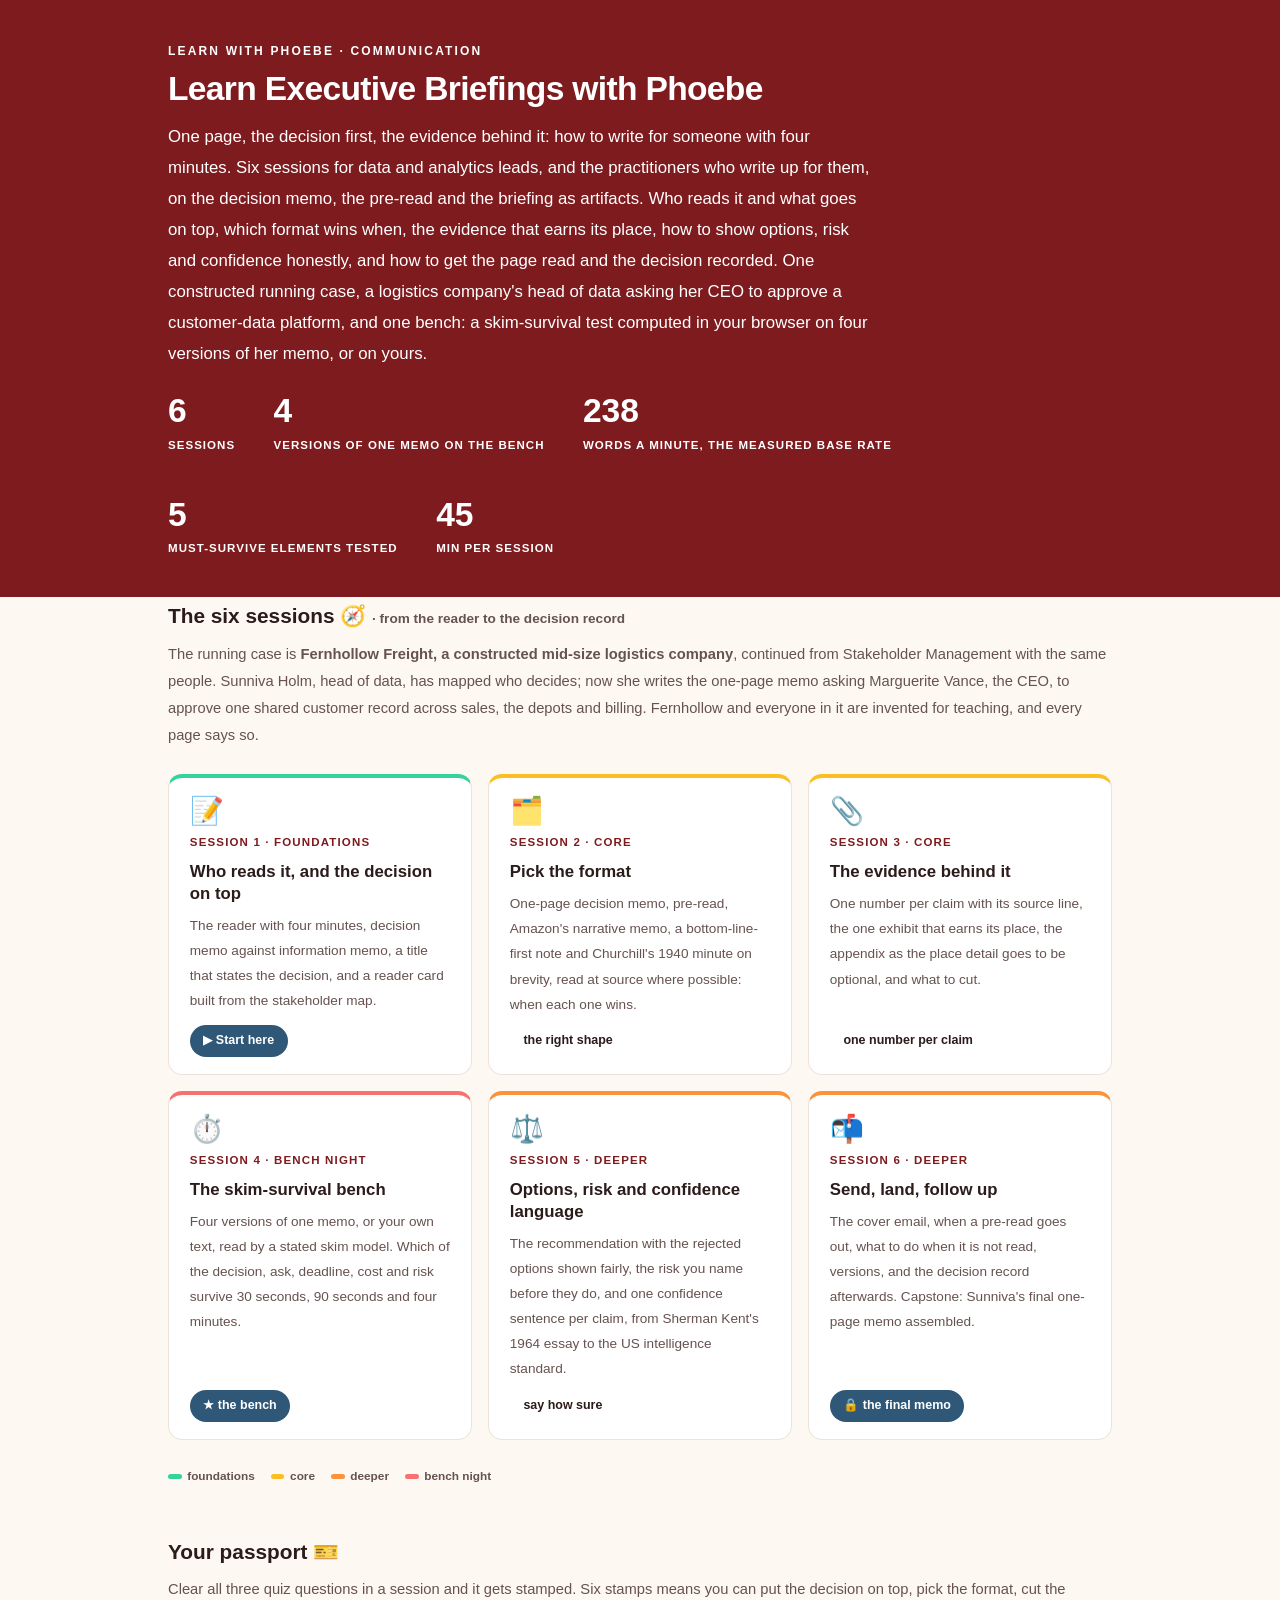
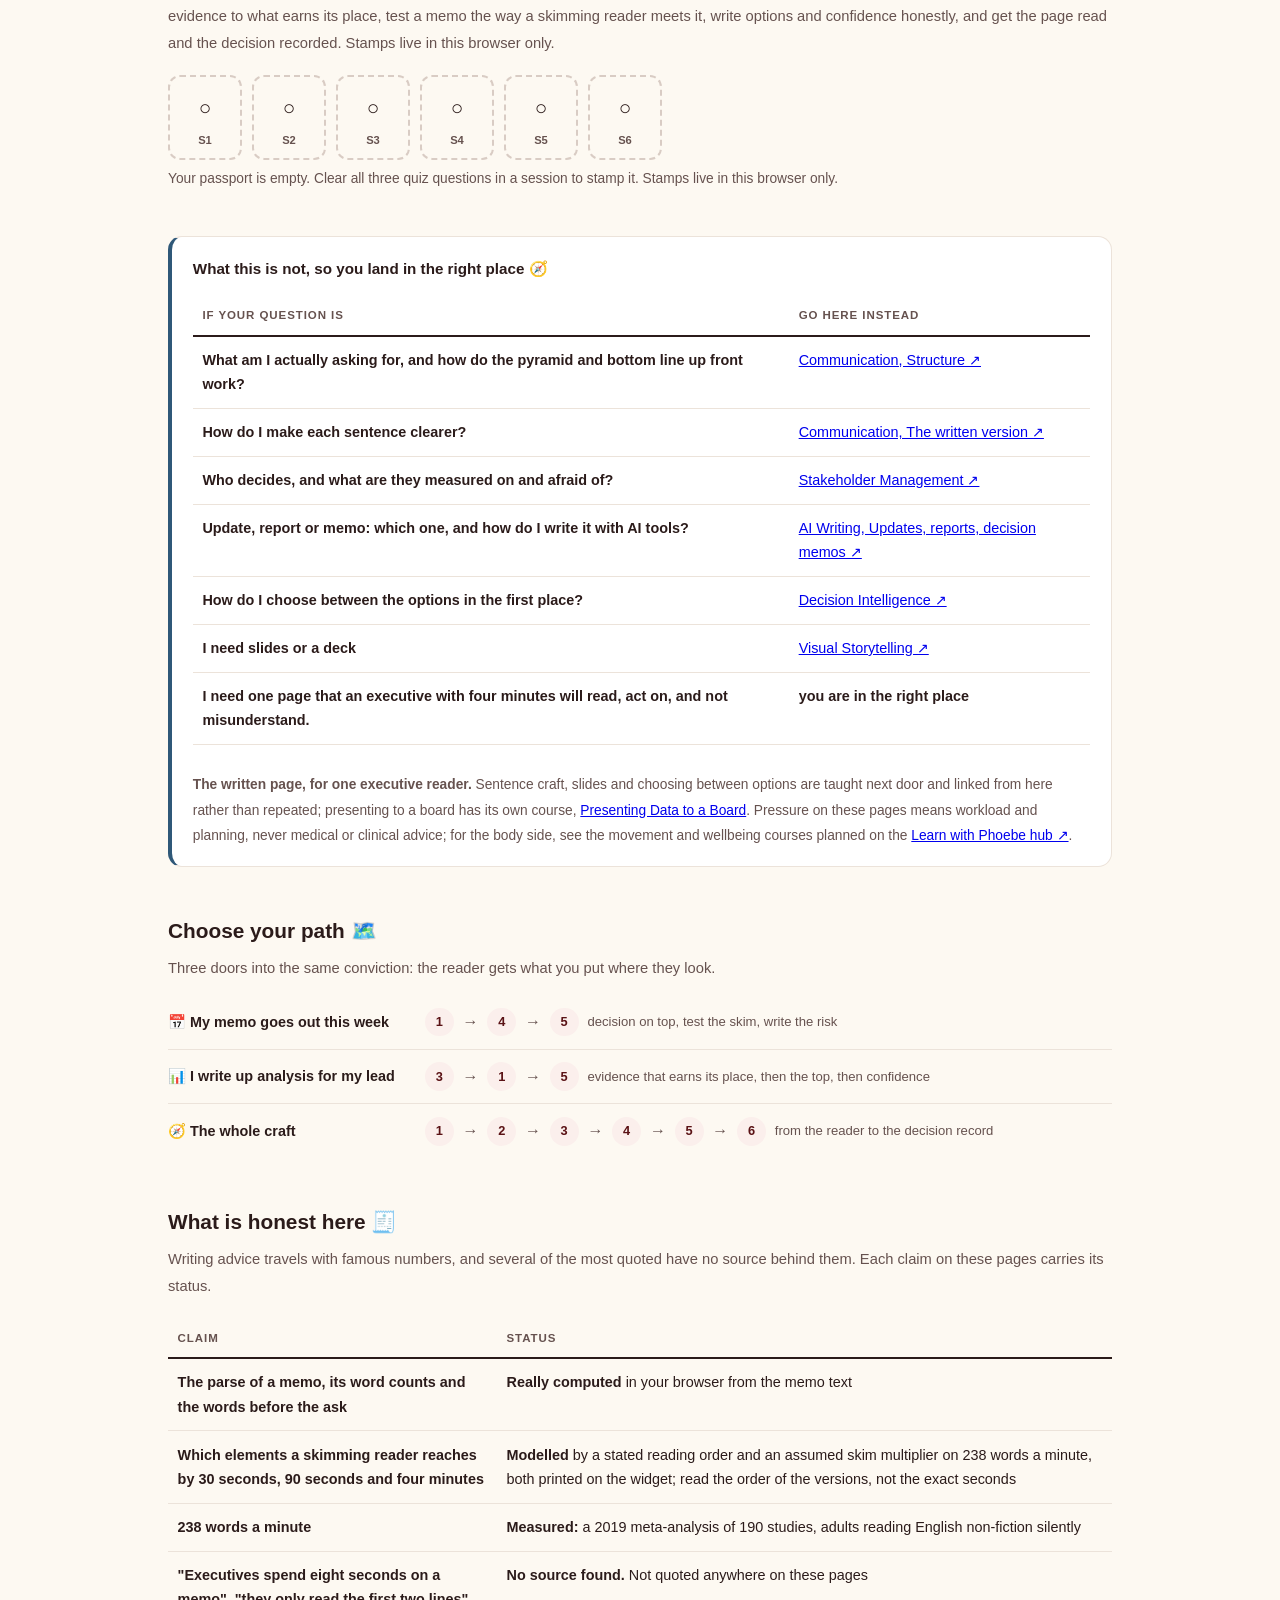
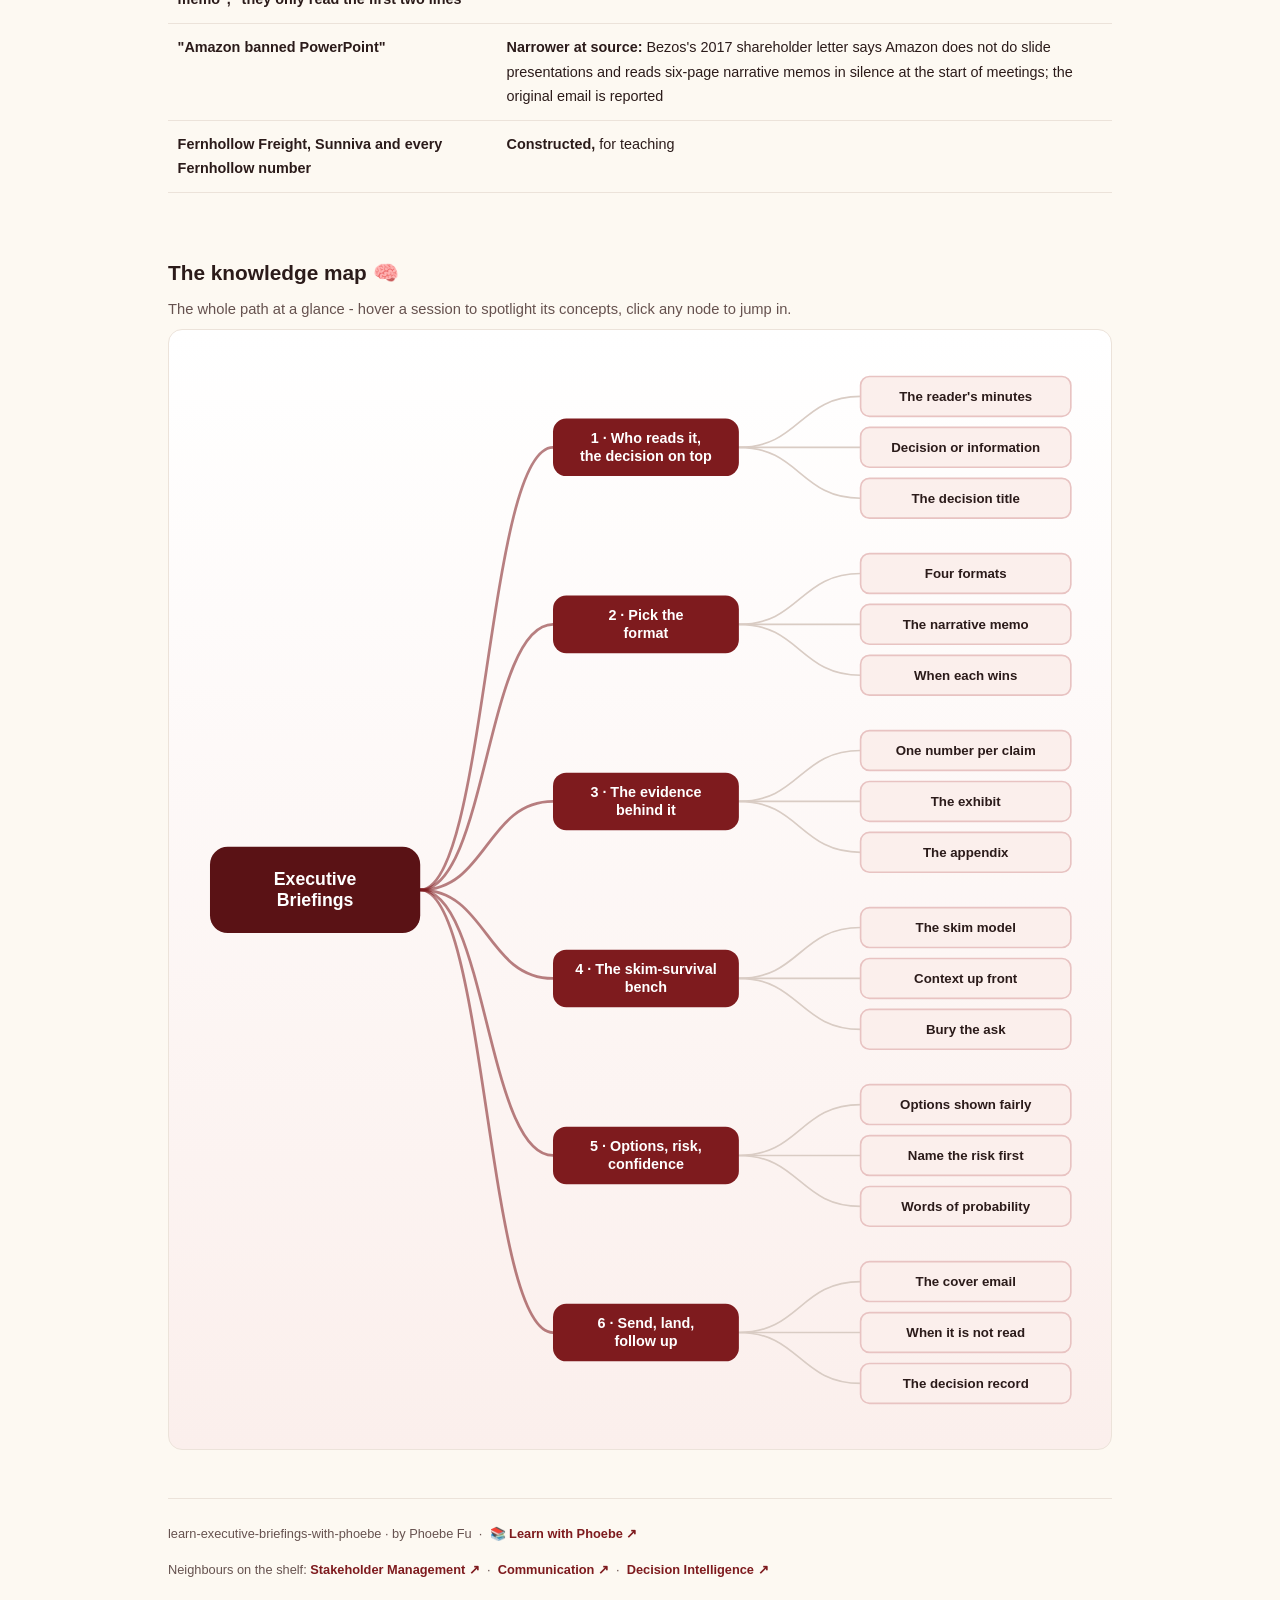
<file: index.html>
<!DOCTYPE html>
<html lang="en">
<head>
<meta charset="UTF-8">
<meta name="viewport" content="width=device-width, initial-scale=1.0">
<!-- social:start -->
<meta name="description" content="Six sessions on writing one page for an executive who has four minutes: the decision on top, the right format, the evidence behind it, a skim-survival bench computed in your browser, options and confidence language, and getting the memo read. Free, by Phoebe Fu.">
<meta property="og:type" content="website">
<meta property="og:site_name" content="Learn with Phoebe">
<meta property="og:title" content="Learn Executive Briefings with Phoebe">
<meta property="og:description" content="One page, the decision first, the evidence behind it: how to write for someone with four minutes.">
<meta property="og:url" content="https://phoebefu6.github.io/learn-executive-briefings-with-phoebe/">
<meta property="og:image" content="https://phoebefu6.github.io/learn-executive-briefings-with-phoebe/assets/og-cover.png">
<meta property="og:image:width" content="1200">
<meta property="og:image:height" content="630">
<meta name="twitter:card" content="summary_large_image">
<meta name="twitter:title" content="Learn Executive Briefings with Phoebe">
<meta name="twitter:description" content="One page, the decision first, the evidence behind it. A skim-survival bench computed in your browser.">
<meta name="twitter:image" content="https://phoebefu6.github.io/learn-executive-briefings-with-phoebe/assets/og-cover.png">
<!-- social:end -->
<title>Learn Executive Briefings with Phoebe</title>
<link rel="stylesheet" href="assets/style.css?v=3">
<style>

  .stats-row { display: flex; gap: 2.4rem; margin-top: 1.5rem; flex-wrap: wrap; }
  .stat b { display: block; font-size: 2.1rem; font-weight: 800; line-height: 1.05; font-variant-numeric: tabular-nums; }
  .stat span { font-size: .72rem; opacity: 1; text-transform: uppercase; letter-spacing: .09em; font-weight: 600; }

  .course-grid { display: grid; grid-template-columns: repeat(auto-fit, minmax(17rem, 1fr)); gap: 1rem; margin-top: 1.5rem; }
  .course-card {
    border: 1px solid var(--hairline);
    border-top: 4px solid var(--diff, var(--indigo));
    border-radius: var(--radius);
    padding: 1.2rem 1.3rem 1.1rem;
    display: flex;
    flex-direction: column;
    gap: .5rem;
    text-decoration: none;
    color: var(--ink);
    background: #fff;
    transition: box-shadow .15s ease, border-color .15s ease, transform .15s ease;
    position: relative;
  }
  .course-card:hover { border-color: var(--indigo-soft); border-top-color: var(--diff, var(--indigo)); box-shadow: 0 8px 28px rgba(var(--shadow-rgb),.16); transform: translateY(-3px); }
  .course-card .cicon { font-size: 1.7rem; line-height: 1; }
  .course-card .cnum { font-size: .72rem; font-weight: 700; color: var(--indigo); text-transform: uppercase; letter-spacing: .1em; }
  .course-card h3 { font-size: 1.05rem; font-weight: 800; line-height: 1.3; }
  .course-card p { font-size: .85rem; color: var(--muted); flex: 1; }
  .course-card .meta { display: flex; gap: .4rem; flex-wrap: wrap; }

  .diff-legend { display: flex; gap: 1rem; margin-top: 1.6rem; font-size: .74rem; color: var(--muted); font-weight: 600; flex-wrap: wrap; }
  .diff-legend i { display: inline-block; width: .85rem; height: .35rem; border-radius: 999px; margin-right: .35rem; vertical-align: middle; }

  .paths { margin-top: 2.6rem; }
  .paths h2 { font-size: 1.3rem; font-weight: 800; margin-bottom: .3rem; }
  .paths .plede { color: var(--muted); font-size: .92rem; margin-bottom: .8rem; }
  .path { display: flex; gap: .55rem; align-items: center; padding: .75rem 0; border-bottom: .5px solid var(--hairline); flex-wrap: wrap; }
  .path:last-child { border-bottom: none; }
  .path b { min-width: 15.5rem; font-size: .9rem; }
  .path .pstep { background: var(--indigo-50); color: var(--indigo-deep); border-radius: 999px; padding: .16rem .68rem; font-weight: 700; font-size: .8rem; text-decoration: none; transition: all .12s ease; }
  .path .pstep:hover { background: var(--indigo); color: #fff; }
  .path .parr { color: var(--muted); font-weight: 700; }

  .mm-section { margin-top: 1.6rem; }
  .mm-section h2 { font-size: 1.3rem; font-weight: 800; margin-bottom: .2rem; }
  .mm-section .mm-lede { color: var(--muted); font-size: .92rem; margin-bottom: .4rem; }
  .mm-wrap { border: 1px solid var(--hairline); border-radius: var(--radius); background: linear-gradient(180deg,#fff,var(--indigo-50)); padding: .6rem; overflow-x: auto; }
  .mm-svg { width: 100%; height: auto; display: block; max-width: 60rem; margin: 0 auto; min-width: 34rem; }
  .mm-link { cursor: pointer; text-decoration: none; }
  .mm-node rect { transition: opacity .15s ease, filter .15s ease; }
  .mm-node text { pointer-events: none; }
  .mm-link:hover .mm-node rect { filter: brightness(1.06); }
  .mm-edge { transition: opacity .15s ease; }

  .not-this { border: 1px solid var(--hairline); border-left: 4px solid var(--clay); border-radius: var(--radius); background: #fff; padding: 1.1rem 1.3rem; margin-top: 1.2rem; }
  .not-this h3 { font-size: .95rem; font-weight: 800; margin-bottom: .5rem; }
</style>
</head>
<body>
<header class="masthead">
  <div class="wrap">
    <div class="eyebrow">Learn with Phoebe · Communication</div>
    <h1>Learn <span class="accent">Executive Briefings</span> with Phoebe</h1>
    <p class="sub">One page, the decision first, the evidence behind it: how to write for someone with four minutes. Six sessions for data and analytics leads, and the practitioners who write up for them, on the decision memo, the pre-read and the briefing as artifacts. Who reads it and what goes on top, which format wins when, the evidence that earns its place, how to show options, risk and confidence honestly, and how to get the page read and the decision recorded. One constructed running case, a logistics company's head of data asking her CEO to approve a customer-data platform, and one bench: a skim-survival test computed in your browser on four versions of her memo, or on yours.</p>
    <div class="stats-row">
      <div class="stat"><b data-count="6">6</b><span>sessions</span></div>
      <div class="stat"><b data-count="4">4</b><span>versions of one memo on the bench</span></div>
      <div class="stat"><b data-count="238">238</b><span>words a minute, the measured base rate</span></div>
      <div class="stat"><b data-count="5">5</b><span>must-survive elements tested</span></div>
      <div class="stat"><b data-count="45">45</b><span>min per session</span></div>
    </div>
  </div>
</header>
<main class="wrap">
  <section class="section">
    <div class="paths" style="margin-top:0">
      <h2>The six sessions 🧭 <span style="font-size:.85rem;font-weight:600;color:var(--muted)">· from the reader to the decision record</span></h2>
      <p class="plede">The running case is <strong>Fernhollow Freight, a constructed mid-size logistics company</strong>, continued from Stakeholder Management with the same people. Sunniva Holm, head of data, has mapped who decides; now she writes the one-page memo asking Marguerite Vance, the CEO, to approve one shared customer record across sales, the depots and billing. Fernhollow and everyone in it are invented for teaching, and every page says so.</p>
    </div>
    <div class="course-grid">
      <a class="course-card" href="courses/01-the-decision-on-top.html" style="--diff:#34D399">
        <span class="cicon">📝</span>
        <span class="cnum">Session 1 · foundations</span>
        <h3>Who reads it, and the decision on top</h3>
        <p>The reader with four minutes, decision memo against information memo, a title that states the decision, and a reader card built from the stakeholder map.</p>
        <span class="meta"><span class="pill amber">▶ Start here</span></span>
      </a>
      <a class="course-card" href="courses/02-pick-the-format.html" style="--diff:#FBBF24">
        <span class="cicon">🗂️</span>
        <span class="cnum">Session 2 · core</span>
        <h3>Pick the format</h3>
        <p>One-page decision memo, pre-read, Amazon's narrative memo, a bottom-line-first note and Churchill's 1940 minute on brevity, read at source where possible: when each one wins.</p>
        <span class="meta"><span class="pill">the right shape</span></span>
      </a>
      <a class="course-card" href="courses/03-the-evidence-behind-it.html" style="--diff:#FBBF24">
        <span class="cicon">📎</span>
        <span class="cnum">Session 3 · core</span>
        <h3>The evidence behind it</h3>
        <p>One number per claim with its source line, the one exhibit that earns its place, the appendix as the place detail goes to be optional, and what to cut.</p>
        <span class="meta"><span class="pill">one number per claim</span></span>
      </a>
      <a class="course-card" href="courses/04-the-skim-survival-bench.html" style="--diff:#F87171">
        <span class="cicon">⏱️</span>
        <span class="cnum">Session 4 · bench night</span>
        <h3>The skim-survival bench</h3>
        <p>Four versions of one memo, or your own text, read by a stated skim model. Which of the decision, ask, deadline, cost and risk survive 30 seconds, 90 seconds and four minutes.</p>
        <span class="meta"><span class="pill amber">★ the bench</span></span>
      </a>
      <a class="course-card" href="courses/05-options-risk-and-confidence.html" style="--diff:#FB923C">
        <span class="cicon">⚖️</span>
        <span class="cnum">Session 5 · deeper</span>
        <h3>Options, risk and confidence language</h3>
        <p>The recommendation with the rejected options shown fairly, the risk you name before they do, and one confidence sentence per claim, from Sherman Kent's 1964 essay to the US intelligence standard.</p>
        <span class="meta"><span class="pill">say how sure</span></span>
      </a>
      <a class="course-card" href="courses/06-send-land-follow-up.html" style="--diff:#FB923C">
        <span class="cicon">📬</span>
        <span class="cnum">Session 6 · deeper</span>
        <h3>Send, land, follow up</h3>
        <p>The cover email, when a pre-read goes out, what to do when it is not read, versions, and the decision record afterwards. Capstone: Sunniva's final one-page memo assembled.</p>
        <span class="meta"><span class="pill amber">🔒 the final memo</span></span>
      </a>
    </div>
    <div class="diff-legend">
      <span><i style="background:#34D399"></i>foundations</span>
      <span><i style="background:#FBBF24"></i>core</span>
      <span><i style="background:#FB923C"></i>deeper</span>
      <span><i style="background:#F87171"></i>bench night</span>
    </div>
  </section>
  <section class="section">
    <div class="paths" style="margin-top:0">
      <h2>Your passport 🎫</h2>
      <p class="plede">Clear all three quiz questions in a session and it gets stamped. Six stamps means you can put the decision on top, pick the format, cut the evidence to what earns its place, test a memo the way a skimming reader meets it, write options and confidence honestly, and get the page read and the decision recorded. Stamps live in this browser only.</p>
    </div>
    <div class="pp-strip"></div>
  </section>
  <section class="section">
    <div class="not-this">
      <h3>What this is not, so you land in the right place 🧭</h3>
      <table class="clean">
        <tr><th>If your question is</th><th>Go here instead</th></tr>
        <tr><td>What am I actually asking for, and how do the pyramid and bottom line up front work?</td><td><a href="https://phoebefu6.github.io/learn-communication-with-phoebe/courses/03-structure.html">Communication, Structure ↗</a></td></tr>
        <tr><td>How do I make each sentence clearer?</td><td><a href="https://phoebefu6.github.io/learn-communication-with-phoebe/courses/04-the-written-version.html">Communication, The written version ↗</a></td></tr>
        <tr><td>Who decides, and what are they measured on and afraid of?</td><td><a href="https://phoebefu6.github.io/learn-stakeholder-management-with-phoebe/">Stakeholder Management ↗</a></td></tr>
        <tr><td>Update, report or memo: which one, and how do I write it with AI tools?</td><td><a href="https://phoebefu6.github.io/learn-ai-writing-with-phoebe/courses/b5-updates-and-memos.html">AI Writing, Updates, reports, decision memos ↗</a></td></tr>
        <tr><td>How do I choose between the options in the first place?</td><td><a href="https://phoebefu6.github.io/learn-decision-intelligence-with-phoebe/">Decision Intelligence ↗</a></td></tr>
        <tr><td>I need slides or a deck</td><td><a href="https://phoebefu6.github.io/learn-visual-storytelling-with-phoebe/">Visual Storytelling ↗</a></td></tr>
        <tr><td><strong>I need one page that an executive with four minutes will read, act on, and not misunderstand.</strong></td><td><strong>you are in the right place</strong></td></tr>
      </table>
      <p style="margin-top:.7rem;font-size:.86rem;color:var(--muted)"><strong>The written page, for one executive reader.</strong> Sentence craft, slides and choosing between options are taught next door and linked from here rather than repeated; presenting to a board has its own course, <a href="https://phoebefu6.github.io/learn-presenting-to-a-board-with-phoebe/">Presenting Data to a Board</a>. Pressure on these pages means workload and planning, never medical or clinical advice; for the body side, see the movement and wellbeing courses planned on the <a href="https://phoebefu6.github.io/learn-with-phoebe/">Learn with Phoebe hub ↗</a>.</p>
    </div>
  </section>
  <section class="section">
    <div class="paths">
      <h2>Choose your path 🗺️</h2>
      <p class="plede">Three doors into the same conviction: the reader gets what you put where they look.</p>
      <div class="path"><b>📅 My memo goes out this week</b>
        <a class="pstep" href="courses/01-the-decision-on-top.html">1</a><span class="parr">→</span>
        <a class="pstep" href="courses/04-the-skim-survival-bench.html">4</a><span class="parr">→</span>
        <a class="pstep" href="courses/05-options-risk-and-confidence.html">5</a>
        <span style="font-size:.82rem;color:var(--muted)">decision on top, test the skim, write the risk</span>
      </div>
      <div class="path"><b>📊 I write up analysis for my lead</b>
        <a class="pstep" href="courses/03-the-evidence-behind-it.html">3</a><span class="parr">→</span>
        <a class="pstep" href="courses/01-the-decision-on-top.html">1</a><span class="parr">→</span>
        <a class="pstep" href="courses/05-options-risk-and-confidence.html">5</a>
        <span style="font-size:.82rem;color:var(--muted)">evidence that earns its place, then the top, then confidence</span>
      </div>
      <div class="path"><b>🧭 The whole craft</b>
        <a class="pstep" href="courses/01-the-decision-on-top.html">1</a><span class="parr">→</span>
        <a class="pstep" href="courses/02-pick-the-format.html">2</a><span class="parr">→</span>
        <a class="pstep" href="courses/03-the-evidence-behind-it.html">3</a><span class="parr">→</span>
        <a class="pstep" href="courses/04-the-skim-survival-bench.html">4</a><span class="parr">→</span>
        <a class="pstep" href="courses/05-options-risk-and-confidence.html">5</a><span class="parr">→</span>
        <a class="pstep" href="courses/06-send-land-follow-up.html">6</a>
        <span style="font-size:.82rem;color:var(--muted)">from the reader to the decision record</span>
      </div>
    </div>
  </section>
  <section class="section">
    <div class="paths" style="margin-top:0">
      <h2>What is honest here 🧾</h2>
      <p class="plede">Writing advice travels with famous numbers, and several of the most quoted have no source behind them. Each claim on these pages carries its status.</p>
    </div>
    <table class="clean">
      <tr><th>Claim</th><th>Status</th></tr>
      <tr><td>The parse of a memo, its word counts and the words before the ask</td><td><strong>Really computed</strong> in your browser from the memo text</td></tr>
      <tr><td>Which elements a skimming reader reaches by 30 seconds, 90 seconds and four minutes</td><td><strong>Modelled</strong> by a stated reading order and an assumed skim multiplier on 238 words a minute, both printed on the widget; read the order of the versions, not the exact seconds</td></tr>
      <tr><td>238 words a minute</td><td><strong>Measured:</strong> a 2019 meta-analysis of 190 studies, adults reading English non-fiction silently</td></tr>
      <tr><td>"Executives spend eight seconds on a memo", "they only read the first two lines"</td><td><strong>No source found.</strong> Not quoted anywhere on these pages</td></tr>
      <tr><td>"Amazon banned PowerPoint"</td><td><strong>Narrower at source:</strong> Bezos's 2017 shareholder letter says Amazon does not do slide presentations and reads six-page narrative memos in silence at the start of meetings; the original email is reported</td></tr>
      <tr><td>Fernhollow Freight, Sunniva and every Fernhollow number</td><td><strong>Constructed,</strong> for teaching</td></tr>
    </table>
  </section>
  <section class="section mm-section">
    <h2>The knowledge map 🧠</h2>
    <p class="mm-lede">The whole path at a glance - hover a session to spotlight its concepts, click any node to jump in.</p>
    <div class="mm-wrap"><div id="mindmap"></div></div>
  </section>
  <footer class="pagefoot">
    <span>learn-executive-briefings-with-phoebe · by Phoebe Fu &nbsp;·&nbsp; 📚 <a href="https://phoebefu6.github.io/learn-with-phoebe/">Learn with Phoebe ↗</a></span>
    <span>Neighbours on the shelf: <a href="https://phoebefu6.github.io/learn-stakeholder-management-with-phoebe/">Stakeholder Management ↗</a> &nbsp;·&nbsp; <a href="https://phoebefu6.github.io/learn-communication-with-phoebe/">Communication ↗</a> &nbsp;·&nbsp; <a href="https://phoebefu6.github.io/learn-decision-intelligence-with-phoebe/">Decision Intelligence ↗</a></span>
  </footer>
</main>
<script>
window.MINDMAP_DATA = {
 "title": "Executive\nBriefings",
 "centerColor": "#5A1215",
 "sessions": [
  {
   "label": "Who reads it,\nthe decision on top",
   "href": "courses/01-the-decision-on-top.html",
   "color": "#34D399",
   "concepts": [
    {
     "label": "The reader's minutes",
     "href": "courses/01-the-decision-on-top.html"
    },
    {
     "label": "Decision or information",
     "href": "courses/01-the-decision-on-top.html"
    },
    {
     "label": "The decision title",
     "href": "courses/01-the-decision-on-top.html"
    }
   ]
  },
  {
   "label": "Pick the\nformat",
   "href": "courses/02-pick-the-format.html",
   "color": "#FBBF24",
   "concepts": [
    {
     "label": "Four formats",
     "href": "courses/02-pick-the-format.html"
    },
    {
     "label": "The narrative memo",
     "href": "courses/02-pick-the-format.html"
    },
    {
     "label": "When each wins",
     "href": "courses/02-pick-the-format.html"
    }
   ]
  },
  {
   "label": "The evidence\nbehind it",
   "href": "courses/03-the-evidence-behind-it.html",
   "color": "#FBBF24",
   "concepts": [
    {
     "label": "One number per claim",
     "href": "courses/03-the-evidence-behind-it.html"
    },
    {
     "label": "The exhibit",
     "href": "courses/03-the-evidence-behind-it.html"
    },
    {
     "label": "The appendix",
     "href": "courses/03-the-evidence-behind-it.html"
    }
   ]
  },
  {
   "label": "The skim-survival\nbench",
   "href": "courses/04-the-skim-survival-bench.html",
   "color": "#F87171",
   "concepts": [
    {
     "label": "The skim model",
     "href": "courses/04-the-skim-survival-bench.html"
    },
    {
     "label": "Context up front",
     "href": "courses/04-the-skim-survival-bench.html"
    },
    {
     "label": "Bury the ask",
     "href": "courses/04-the-skim-survival-bench.html"
    }
   ]
  },
  {
   "label": "Options, risk,\nconfidence",
   "href": "courses/05-options-risk-and-confidence.html",
   "color": "#FB923C",
   "concepts": [
    {
     "label": "Options shown fairly",
     "href": "courses/05-options-risk-and-confidence.html"
    },
    {
     "label": "Name the risk first",
     "href": "courses/05-options-risk-and-confidence.html"
    },
    {
     "label": "Words of probability",
     "href": "courses/05-options-risk-and-confidence.html"
    }
   ]
  },
  {
   "label": "Send, land,\nfollow up",
   "href": "courses/06-send-land-follow-up.html",
   "color": "#FB923C",
   "concepts": [
    {
     "label": "The cover email",
     "href": "courses/06-send-land-follow-up.html"
    },
    {
     "label": "When it is not read",
     "href": "courses/06-send-land-follow-up.html"
    },
    {
     "label": "The decision record",
     "href": "courses/06-send-land-follow-up.html"
    }
   ]
  }
 ]
};
</script>
<script src="assets/mindmap.js?v=1"></script>
<script src="assets/app.js?v=2"></script>
</body>
</html>
</file>
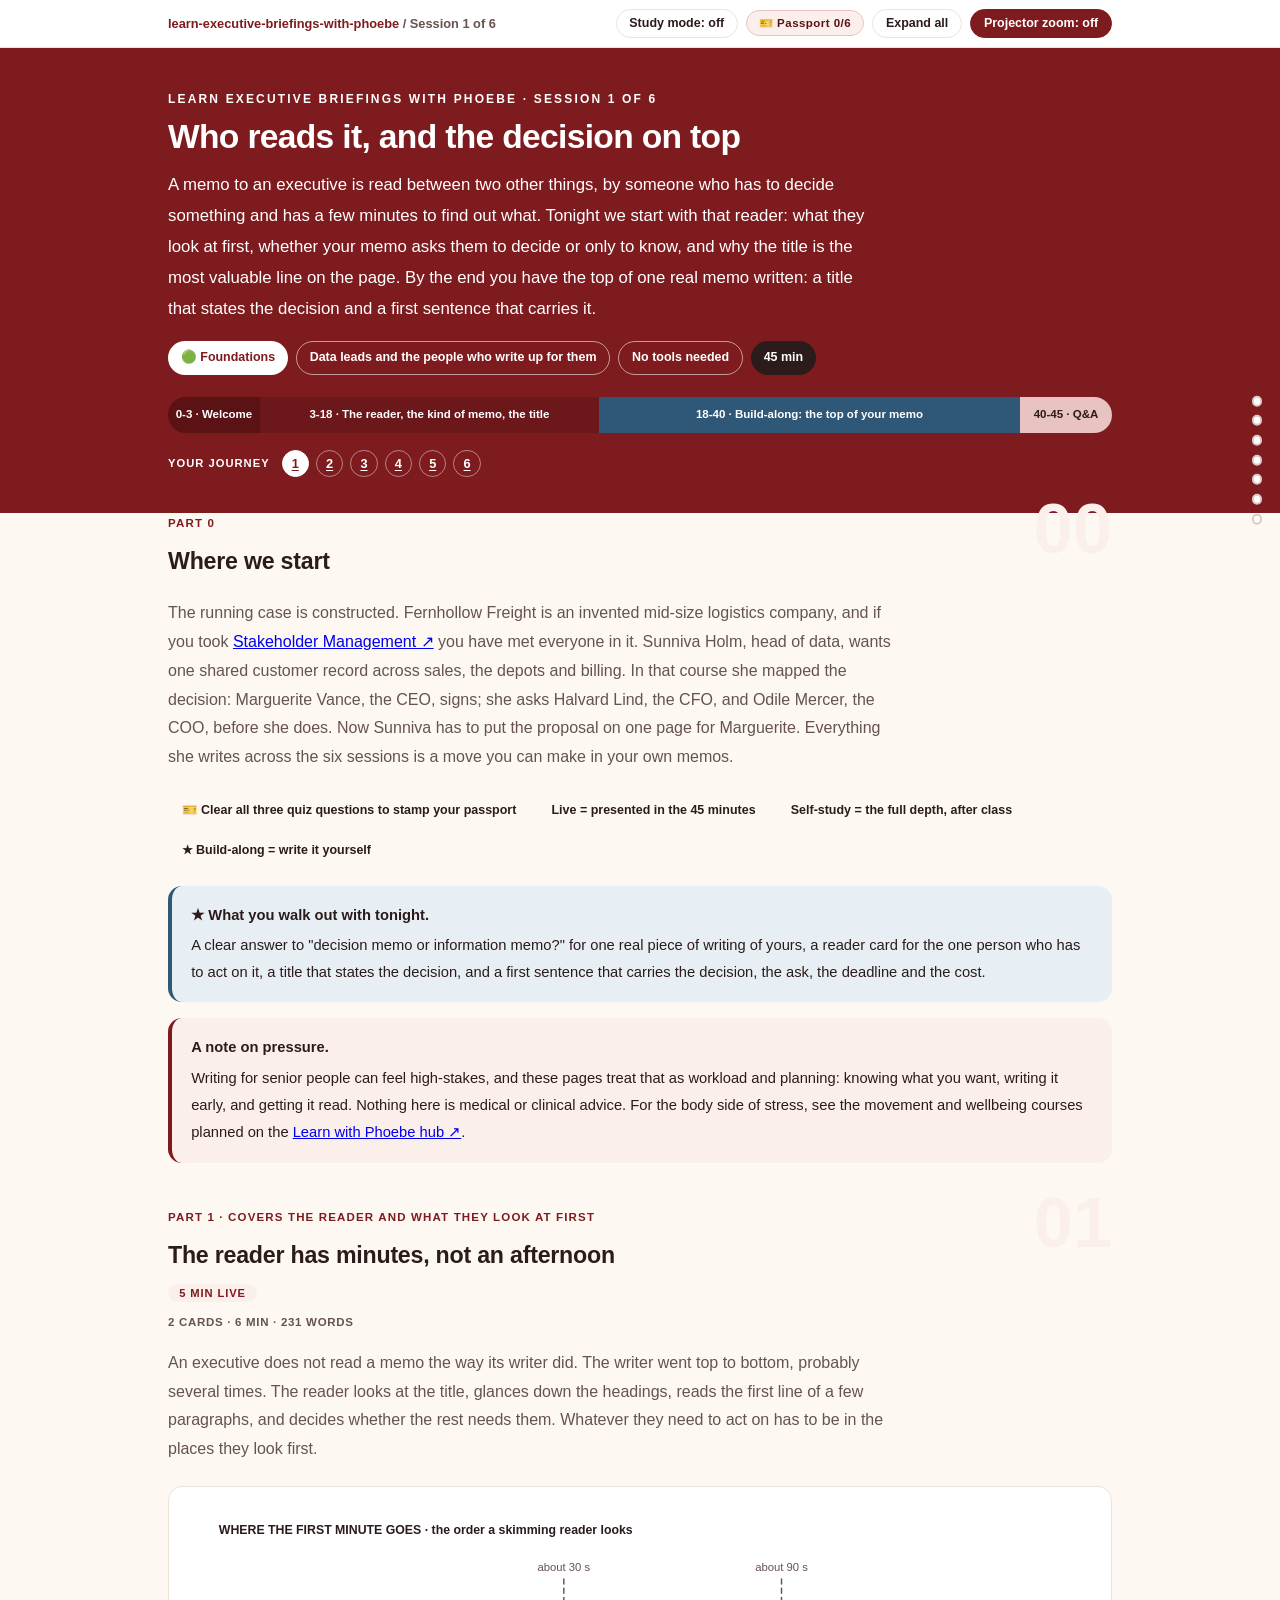
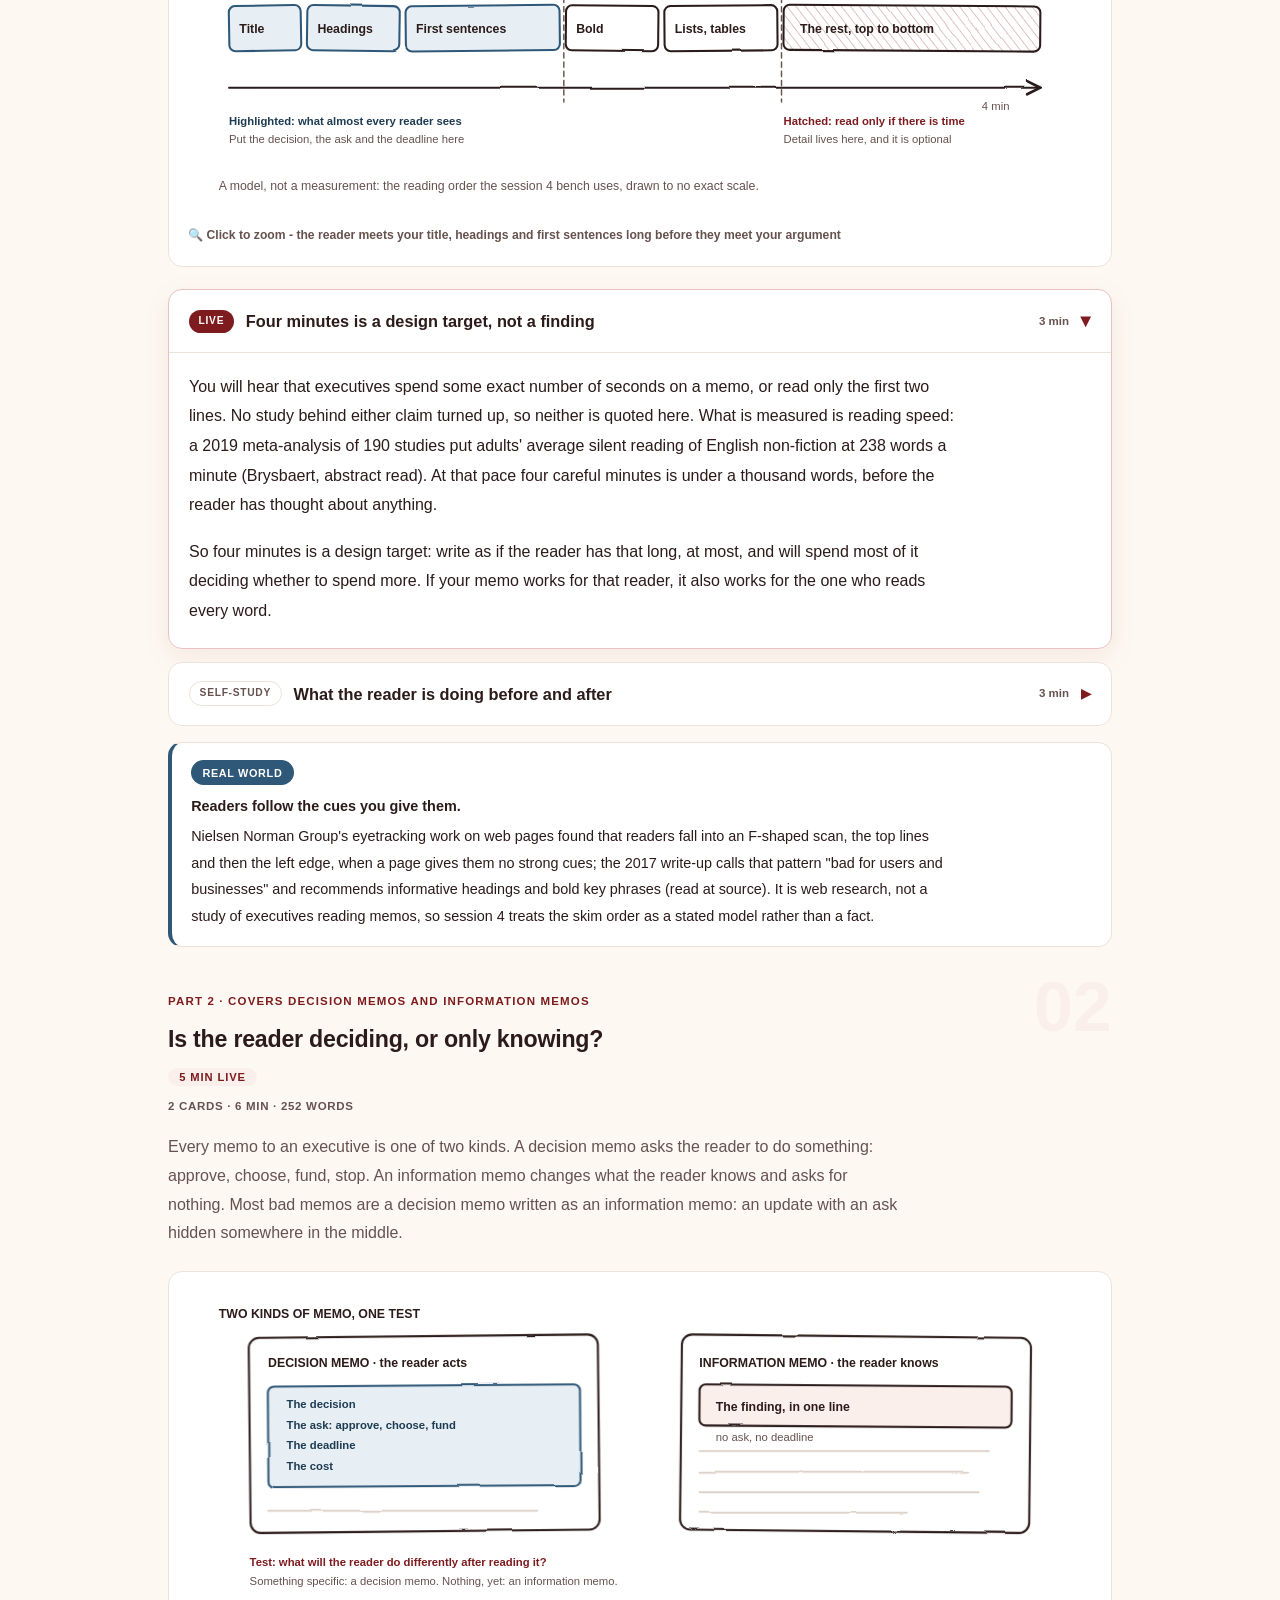
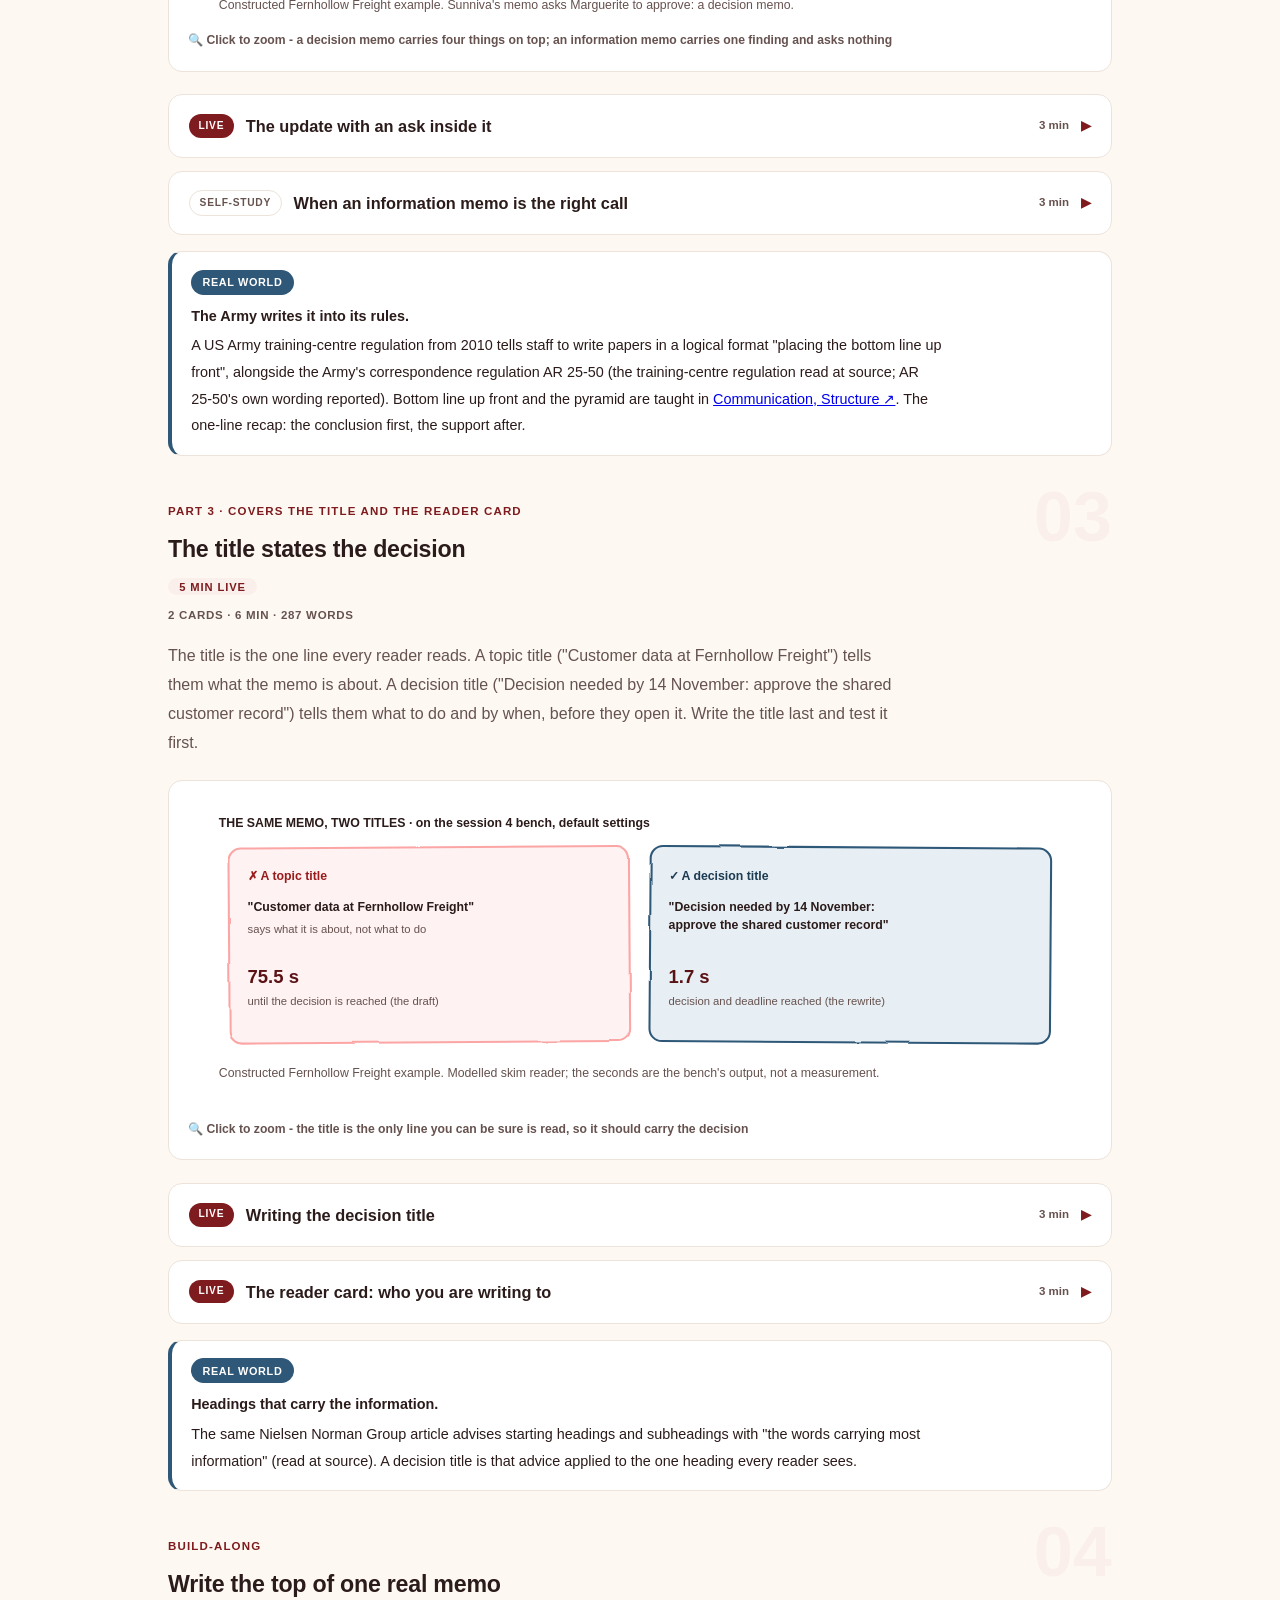
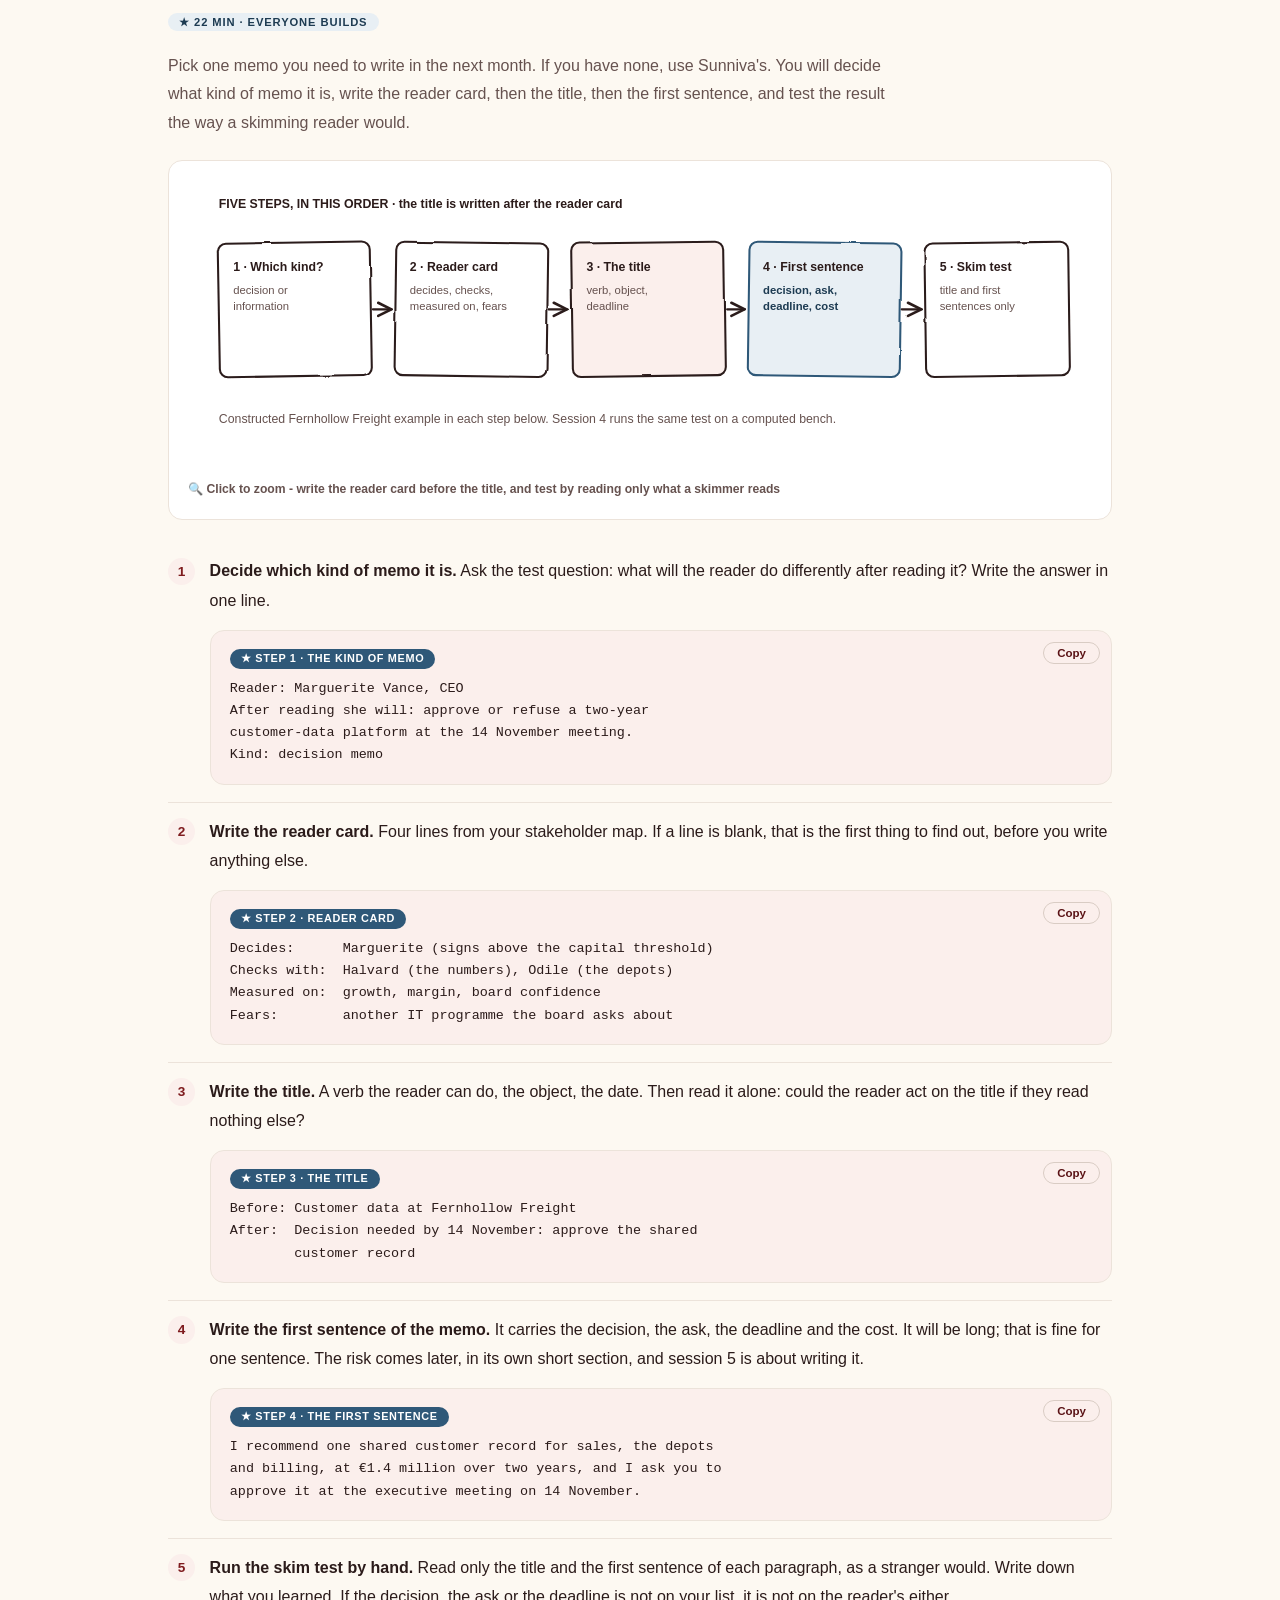
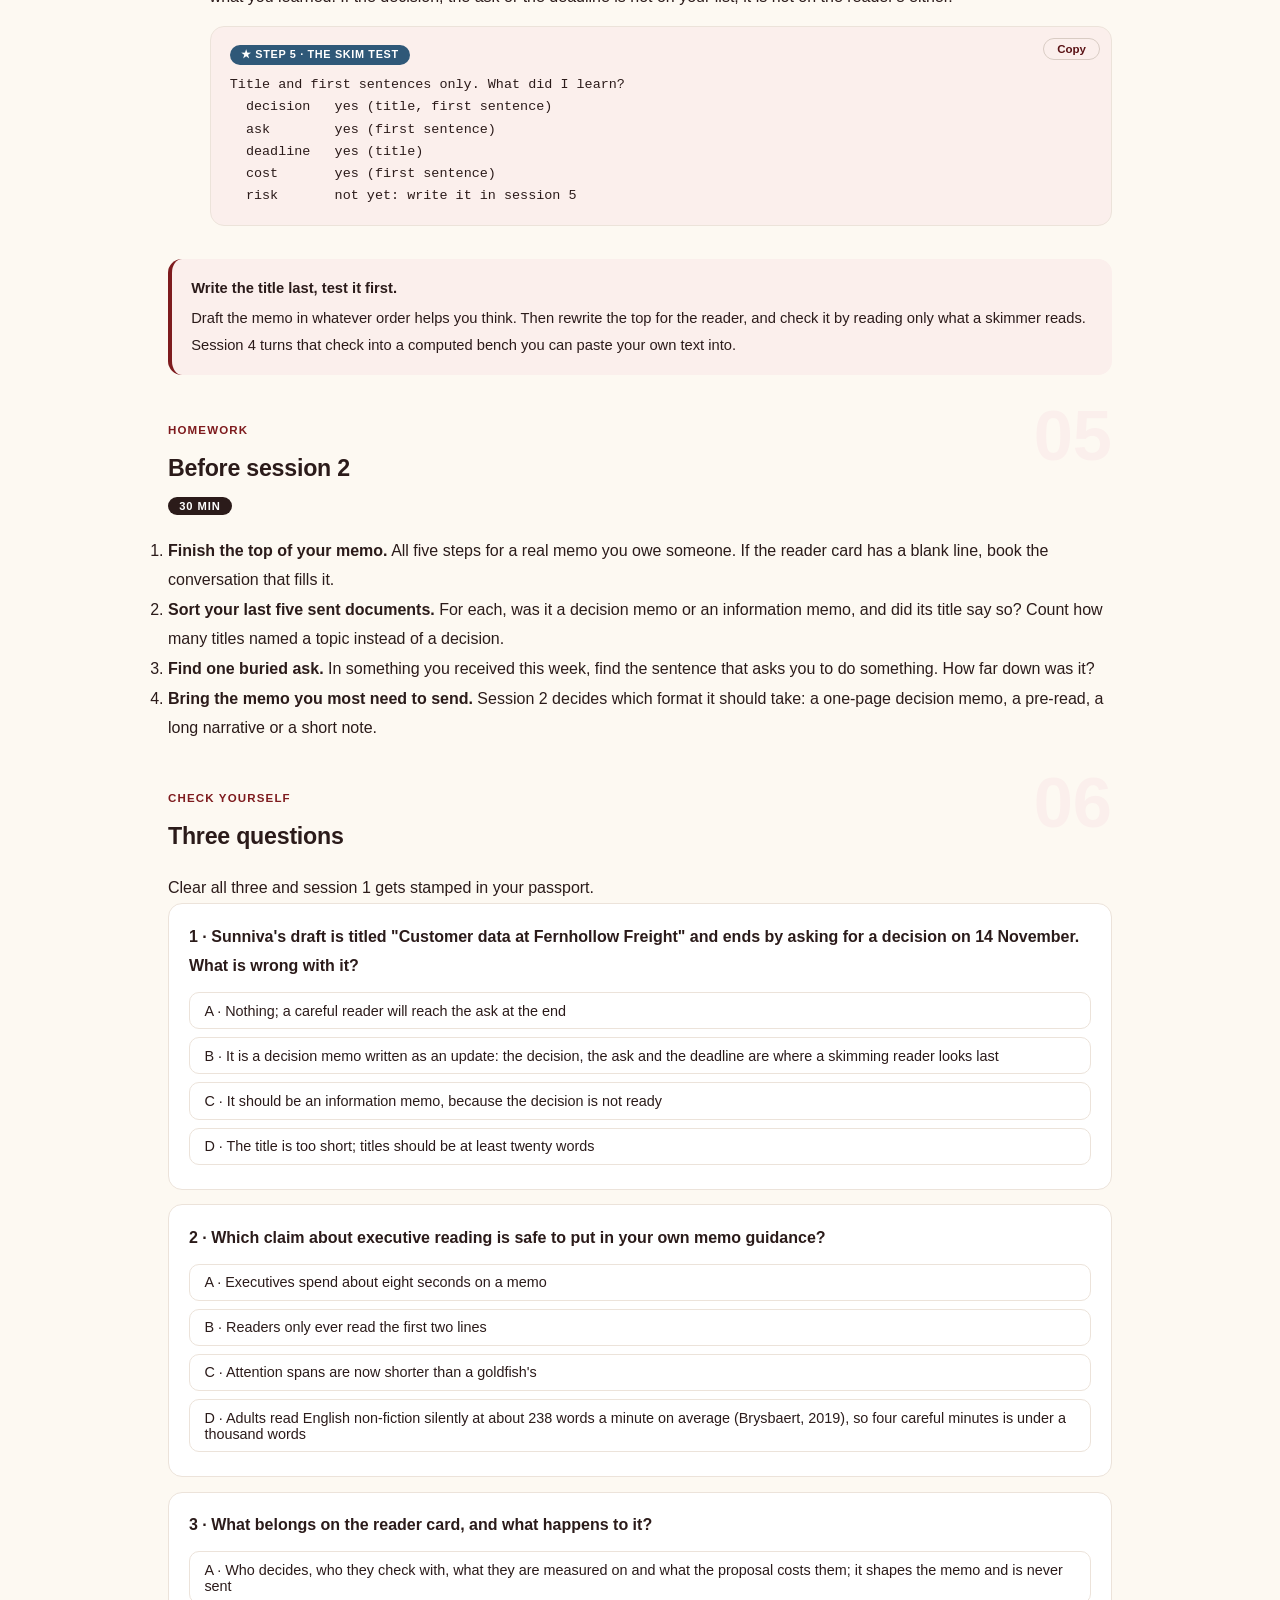
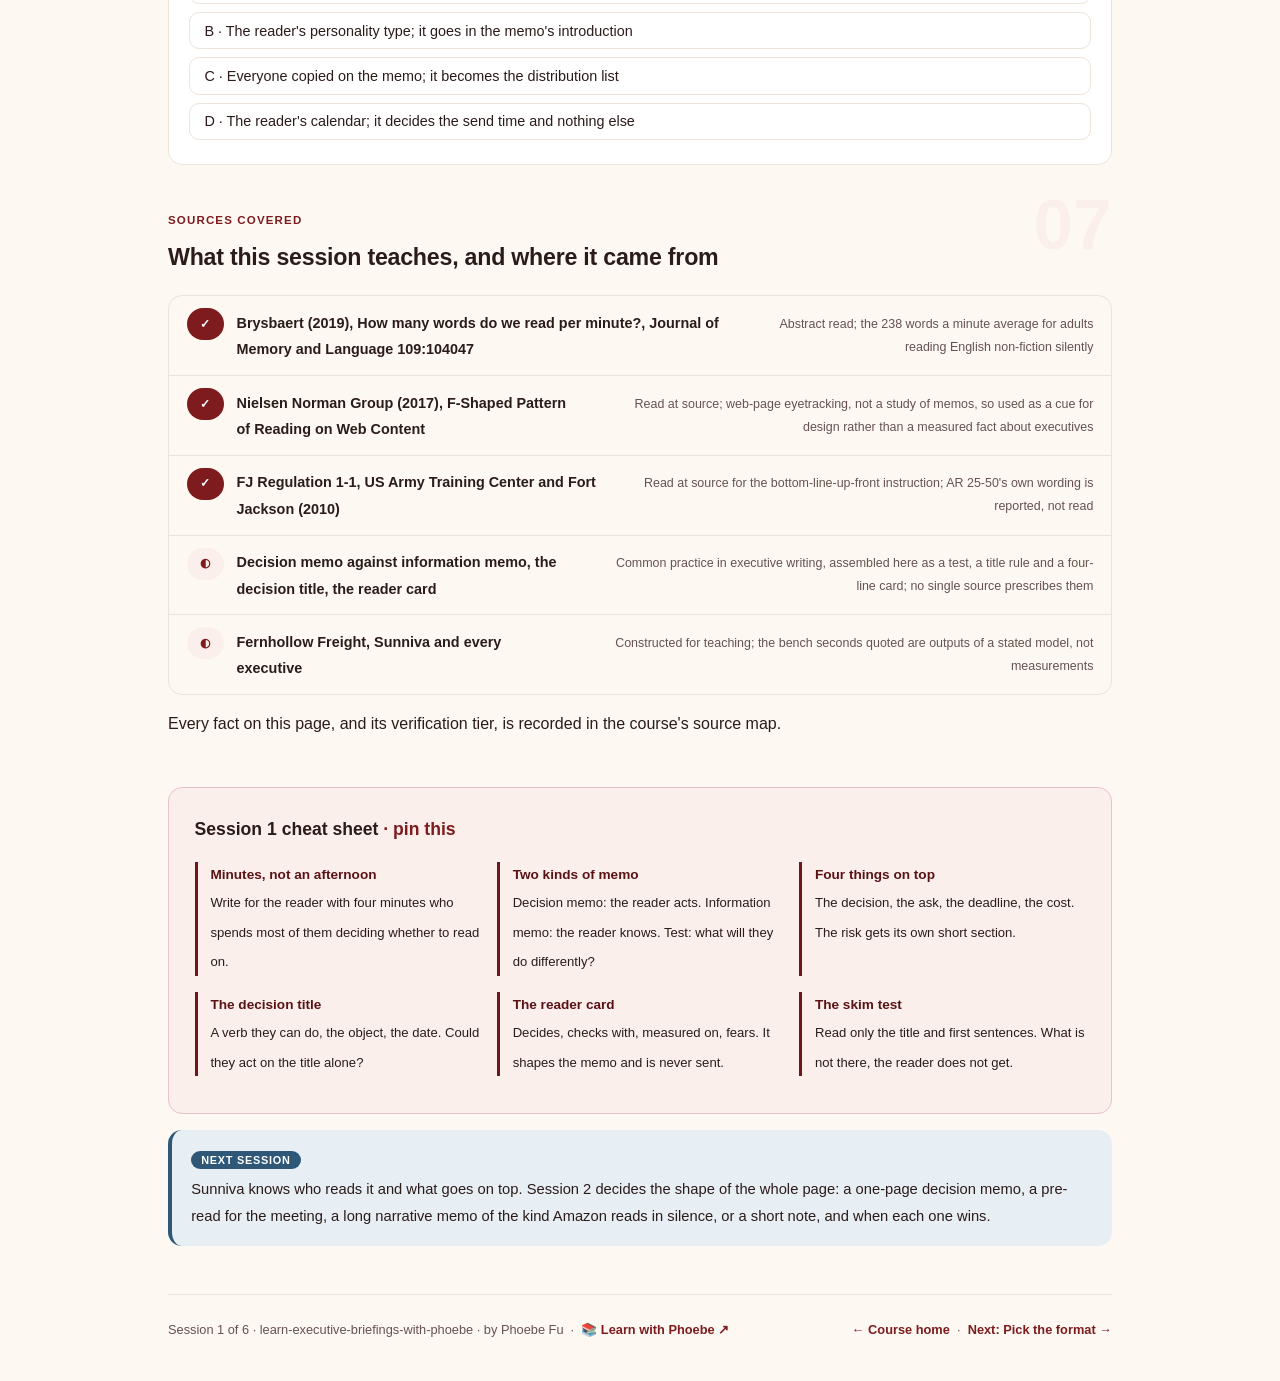
<file: courses/01-the-decision-on-top.html>
<!DOCTYPE html>
<html lang="en">
<head>
<meta charset="UTF-8">
<meta name="viewport" content="width=device-width, initial-scale=1.0">
<!-- social:start -->
<meta name="description" content="Session 1 of 6. The executive reading your memo has minutes, not an afternoon. Decision memo or information memo, a title that states the decision, and a reader card built from the stakeholder map.">
<meta property="og:type" content="article">
<meta property="og:site_name" content="Learn with Phoebe">
<meta property="og:title" content="Who reads it, and the decision on top - learn executive briefings with phoebe">
<meta property="og:description" content="Session 1 of 6. Write for the reader who has four minutes: say what you want decided in the title, and put the decision on top.">
<meta property="og:url" content="https://phoebefu6.github.io/learn-executive-briefings-with-phoebe/courses/01-the-decision-on-top.html">
<meta property="og:image" content="https://phoebefu6.github.io/learn-executive-briefings-with-phoebe/assets/og-cover.png">
<meta property="og:image:width" content="1200">
<meta property="og:image:height" content="630">
<meta name="twitter:card" content="summary_large_image">
<meta name="twitter:title" content="Who reads it, and the decision on top - learn executive briefings with phoebe">
<meta name="twitter:description" content="Session 1 of 6. The reader, the kind of memo, and a title that states the decision.">
<meta name="twitter:image" content="https://phoebefu6.github.io/learn-executive-briefings-with-phoebe/assets/og-cover.png">
<!-- social:end -->
<title>Session 1 · Who reads it, and the decision on top - learn executive briefings with phoebe</title>
<link rel="stylesheet" href="../assets/style.css?v=3">
</head>
<body>

<div class="toolbar">
  <div class="wrap">
    <span class="crumb"><a href="../index.html">learn-executive-briefings-with-phoebe</a> / Session 1 of 6</span>
    <button class="btn" id="toggle-all" type="button">Expand all</button>
    <button class="btn primary" id="zoom-toggle" type="button">Projector zoom: off</button>
  </div>
</div>

<header class="masthead">
  <div class="wrap">
    <div class="eyebrow">Learn Executive Briefings with Phoebe · Session 1 of 6</div>
    <h1>Who reads it, and the decision <span class="accent">on top</span></h1>
    <p class="sub">A memo to an executive is read between two other things, by someone who has to decide something and has a few minutes to find out what. Tonight we start with that reader: what they look at first, whether your memo asks them to decide or only to know, and why the title is the most valuable line on the page. By the end you have the top of one real memo written: a title that states the decision and a first sentence that carries it.</p>
    <div class="chip-row">
      <span class="chip level">🟢 Foundations</span>
      <span class="chip audience">Data leads and the people who write up for them</span>
      <span class="chip audience">No tools needed</span>
      <span class="chip time">45 min</span>
    </div>
    <div class="agenda">
      <span class="a1" style="flex:1">0-3 · Welcome</span>
      <span class="a2" style="flex:4">3-18 · The reader, the kind of memo, the title</span>
      <span class="a3" style="flex:5">18-40 · Build-along: the top of your memo</span>
      <span class="a4" style="flex:1">40-45 · Q&amp;A</span>
    </div>
  </div>
</header>

<main class="wrap">

  <section class="section" id="intro">
    <div class="section-kicker">
      <span class="klabel">Part 0</span>
      <h2>Where we start</h2>
    </div>
    <p class="lede">The running case is constructed. Fernhollow Freight is an invented mid-size logistics company, and if you took <a href="https://phoebefu6.github.io/learn-stakeholder-management-with-phoebe/">Stakeholder Management ↗</a> you have met everyone in it. Sunniva Holm, head of data, wants one shared customer record across sales, the depots and billing. In that course she mapped the decision: Marguerite Vance, the CEO, signs; she asks Halvard Lind, the CFO, and Odile Mercer, the COO, before she does. Now Sunniva has to put the proposal on one page for Marguerite. Everything she writes across the six sessions is a move you can make in your own memos.</p>

    <div class="legend">
      <span class="pill">🎫 Clear all three quiz questions to stamp your passport</span>
      <span class="pill">Live = presented in the 45 minutes</span>
      <span class="pill">Self-study = the full depth, after class</span>
      <span class="pill">★ Build-along = write it yourself</span>
    </div>

    <div class="callout win">
      <p><strong>★ What you walk out with tonight.</strong> A clear answer to "decision memo or information memo?" for one real piece of writing of yours, a reader card for the one person who has to act on it, a title that states the decision, and a first sentence that carries the decision, the ask, the deadline and the cost.</p>
    </div>

    <div class="callout tip">
      <p><strong>A note on pressure.</strong> Writing for senior people can feel high-stakes, and these pages treat that as workload and planning: knowing what you want, writing it early, and getting it read. Nothing here is medical or clinical advice. For the body side of stress, see the movement and wellbeing courses planned on the <a href="https://phoebefu6.github.io/learn-with-phoebe/">Learn with Phoebe hub ↗</a>.</p>
    </div>
  </section>

  <section class="section" id="part-1">
    <div class="section-kicker">
      <span class="klabel">Part 1 · covers the reader and what they look at first</span>
      <h2>The reader has minutes, not an afternoon</h2>
      <span class="tag concept">5 min live</span>
    </div>
    <p class="lede">An executive does not read a memo the way its writer did. The writer went top to bottom, probably several times. The reader looks at the title, glances down the headings, reads the first line of a few paragraphs, and decides whether the rest needs them. Whatever they need to act on has to be in the places they look first.</p>

    <figure class="zoomable">
      <svg viewBox="0 0 880 300" xmlns="http://www.w3.org/2000/svg" role="img" aria-label="A four-minute rail from 0 to 4 minutes. Six blocks show the order a skimming reader looks at a memo: title, headings, the first sentence of each paragraph, bold, lists and tables, then the rest. Dashed lines mark 30 seconds and 90 seconds. The first three blocks, highlighted, sit before the 30-second line.">
        <defs>
          <filter id="e1aSk" x="-3%" y="-3%" width="106%" height="106%"><feTurbulence type="fractalNoise" baseFrequency="0.02" numOctaves="2" seed="11" result="n"/><feDisplacementMap in="SourceGraphic" in2="n" scale="2.4" xChannelSelector="R" yChannelSelector="G"/></filter>
          <pattern id="e1aHc" patternUnits="userSpaceOnUse" width="7" height="7" patternTransform="rotate(-38)"><line x1="0" y1="0" x2="0" y2="7" stroke="#7E1B1E" stroke-width="1" opacity=".5"/></pattern>
          <marker id="e1aAr" viewBox="0 0 10 10" refX="9" refY="5" markerWidth="8" markerHeight="8" orient="auto"><path d="M1 1 L9 5 L1 9" fill="none" stroke="#2B1B1A" stroke-width="1.6" stroke-linecap="round"/></marker>
        </defs>
        <style>
          .e1aH { font: 800 12px Inter, sans-serif; fill: #2B1B1A; }
          .e1aL { font: 600 12px Inter, sans-serif; fill: #2B1B1A; }
          .e1aS { font: 400 11px Inter, sans-serif; fill: #66524F; }
          .e1aB { font: 800 11px Inter, sans-serif; fill: #1D3B52; }
          .e1aA { font: 700 11px Inter, sans-serif; fill: #7E1B1E; }
          .e1aN { font: 400 12px Inter, sans-serif; fill: #66524F; }
        </style>

        <text class="e1aH" x="30" y="26">WHERE THE FIRST MINUTE GOES · the order a skimming reader looks</text>

        <g filter="url(#e1aSk)" fill="none" stroke="#2B1B1A" stroke-width="2" stroke-linecap="round" stroke-linejoin="round">
          <rect x="40" y="96" width="70" height="44" rx="6" transform="rotate(-1 75 118)" fill="#E8EFF4" stroke="#2F5878"/>
          <rect x="116" y="96" width="90" height="44" rx="6" transform="rotate(0.8 161 118)" fill="#E8EFF4" stroke="#2F5878"/>
          <rect x="212" y="96" width="150" height="44" rx="6" transform="rotate(-0.6 287 118)" fill="#E8EFF4" stroke="#2F5878"/>
          <rect x="368" y="96" width="90" height="44" rx="6" transform="rotate(0.6 413 118)" fill="#FFFFFF"/>
          <rect x="464" y="96" width="110" height="44" rx="6" transform="rotate(-0.5 519 118)" fill="#FFFFFF"/>
          <rect x="580" y="96" width="250" height="44" rx="6" transform="rotate(0.4 705 118)" fill="url(#e1aHc)"/>
          <path d="M40 176 L830 176" marker-end="url(#e1aAr)"/>
          <path d="M366 70 L366 190" stroke="#66524F" stroke-width="1.4" stroke-dasharray="5 4"/>
          <path d="M578 70 L578 190" stroke="#66524F" stroke-width="1.4" stroke-dasharray="5 4"/>
        </g>

        <text class="e1aS" x="366" y="62" text-anchor="middle">about 30 s</text>
        <text class="e1aS" x="578" y="62" text-anchor="middle">about 90 s</text>

        <text class="e1aL" x="50" y="123">Title</text>
        <text class="e1aL" x="126" y="123">Headings</text>
        <text class="e1aL" x="222" y="123">First sentences</text>
        <text class="e1aL" x="378" y="123">Bold</text>
        <text class="e1aL" x="474" y="123">Lists, tables</text>
        <text class="e1aL" x="596" y="123">The rest, top to bottom</text>

        <text class="e1aB" x="40" y="212">Highlighted: what almost every reader sees</text>
        <text class="e1aS" x="40" y="230">Put the decision, the ask and the deadline here</text>
        <text class="e1aA" x="580" y="212">Hatched: read only if there is time</text>
        <text class="e1aS" x="580" y="230">Detail lives here, and it is optional</text>
        <text class="e1aS" x="800" y="198" text-anchor="end">4 min</text>

        <text class="e1aN" x="30" y="276">A model, not a measurement: the reading order the session 4 bench uses, drawn to no exact scale.</text>
      </svg>
      <figcaption>🔍 Click to zoom - the reader meets your title, headings and first sentences long before they meet your argument</figcaption>
    </figure>

    <details class="card" open>
      <summary><span class="mode live">Live</span>Four minutes is a design target, not a finding<span class="mini">3 min</span><span class="caret">▶</span></summary>
      <div class="body">
        <p>You will hear that executives spend some exact number of seconds on a memo, or read only the first two lines. No study behind either claim turned up, so neither is quoted here. What is measured is reading speed: a 2019 meta-analysis of 190 studies put adults' average silent reading of English non-fiction at 238 words a minute (Brysbaert, abstract read). At that pace four careful minutes is under a thousand words, before the reader has thought about anything.</p>
        <p>So four minutes is a design target: write as if the reader has that long, at most, and will spend most of it deciding whether to spend more. If your memo works for that reader, it also works for the one who reads every word.</p>
      </div>
    </details>

    <details class="card">
      <summary><span class="mode self">Self-study</span>What the reader is doing before and after<span class="mini">3 min</span><span class="caret">▶</span></summary>
      <div class="body">
        <p>Marguerite opens Sunniva's memo between a board call and a depot visit. Before it, she was thinking about something else entirely; after it, she will either forward it to Halvard with a question, put it on the agenda for 14 November, or file it. A memo that tells her in its first lines which of those three to do saves her the work of finding out.</p>
        <p>That is the whole job of the top of the page: get the reader from "what is this?" to "what do I do?" before their attention moves on. Everything below the top is there to make that answer safe to give.</p>
      </div>
    </details>

    <div class="callout example">
      <span class="ex-pill">Real world</span>
      <p><strong>Readers follow the cues you give them.</strong> Nielsen Norman Group's eyetracking work on web pages found that readers fall into an F-shaped scan, the top lines and then the left edge, when a page gives them no strong cues; the 2017 write-up calls that pattern "bad for users and businesses" and recommends informative headings and bold key phrases (read at source). It is web research, not a study of executives reading memos, so session 4 treats the skim order as a stated model rather than a fact.</p>
    </div>
  </section>

  <section class="section" id="part-2">
    <div class="section-kicker">
      <span class="klabel">Part 2 · covers decision memos and information memos</span>
      <h2>Is the reader deciding, or only knowing?</h2>
      <span class="tag concept">5 min live</span>
    </div>
    <p class="lede">Every memo to an executive is one of two kinds. A decision memo asks the reader to do something: approve, choose, fund, stop. An information memo changes what the reader knows and asks for nothing. Most bad memos are a decision memo written as an information memo: an update with an ask hidden somewhere in the middle.</p>

    <figure class="zoomable">
      <svg viewBox="0 0 880 320" xmlns="http://www.w3.org/2000/svg" role="img" aria-label="Two hand-drawn pages side by side. Left, decision memo: the reader acts, with four lines on top: the decision, the ask, the deadline, the cost. Right, information memo: the reader knows, with a headline finding on top and no ask. Below both, one test: what will the reader do differently after reading it?">
        <defs>
          <filter id="e1bSk" x="-3%" y="-3%" width="106%" height="106%"><feTurbulence type="fractalNoise" baseFrequency="0.02" numOctaves="2" seed="23" result="n"/><feDisplacementMap in="SourceGraphic" in2="n" scale="2.4" xChannelSelector="R" yChannelSelector="G"/></filter>
        </defs>
        <style>
          .e1bH { font: 800 12px Inter, sans-serif; fill: #2B1B1A; }
          .e1bL { font: 600 12px Inter, sans-serif; fill: #2B1B1A; }
          .e1bS { font: 400 11px Inter, sans-serif; fill: #66524F; }
          .e1bB { font: 800 11px Inter, sans-serif; fill: #1D3B52; }
          .e1bA { font: 700 11px Inter, sans-serif; fill: #7E1B1E; }
          .e1bN { font: 400 12px Inter, sans-serif; fill: #66524F; }
        </style>

        <text class="e1bH" x="30" y="26">TWO KINDS OF MEMO, ONE TEST</text>

        <g filter="url(#e1bSk)" fill="none" stroke="#2B1B1A" stroke-width="2" stroke-linecap="round" stroke-linejoin="round">
          <rect x="60" y="44" width="340" height="190" rx="10" transform="rotate(-0.6 230 139)" fill="#FFFFFF"/>
          <rect x="480" y="44" width="340" height="190" rx="10" transform="rotate(0.6 650 139)" fill="#FFFFFF"/>
          <rect x="78" y="92" width="304" height="98" rx="6" transform="rotate(-0.4 230 141)" fill="#E8EFF4" stroke="#2F5878"/>
          <rect x="498" y="92" width="304" height="40" rx="6" transform="rotate(0.4 650 112)" fill="#FBEFEC"/>
          <path d="M498 156 L780 156 M498 176 L760 176 M498 196 L770 196 M498 216 L700 216" stroke="#D9CCC4" stroke-width="1.6"/>
          <path d="M78 214 L340 214" stroke="#D9CCC4" stroke-width="1.6"/>
        </g>

        <text class="e1bH" x="78" y="74">DECISION MEMO · the reader acts</text>
        <text class="e1bB" x="96" y="114">The decision</text>
        <text class="e1bB" x="96" y="134">The ask: approve, choose, fund</text>
        <text class="e1bB" x="96" y="154">The deadline</text>
        <text class="e1bB" x="96" y="174">The cost</text>

        <text class="e1bH" x="498" y="74">INFORMATION MEMO · the reader knows</text>
        <text class="e1bL" x="514" y="117">The finding, in one line</text>
        <text class="e1bS" x="514" y="146">no ask, no deadline</text>

        <text class="e1bA" x="60" y="268">Test: what will the reader do differently after reading it?</text>
        <text class="e1bS" x="60" y="286">Something specific: a decision memo. Nothing, yet: an information memo.</text>
        <text class="e1bN" x="30" y="310">Constructed Fernhollow Freight example. Sunniva's memo asks Marguerite to approve: a decision memo.</text>
      </svg>
      <figcaption>🔍 Click to zoom - a decision memo carries four things on top; an information memo carries one finding and asks nothing</figcaption>
    </figure>

    <details class="card">
      <summary><span class="mode live">Live</span>The update with an ask inside it<span class="mini">3 min</span><span class="caret">▶</span></summary>
      <div class="body">
        <p>Sunniva's first draft was called "Customer data at Fernhollow Freight". It opened with how the company grew from four depots to eleven, walked through the measurements in the order her team made them, compared three options, and ended with "I recommend we build it, and I need your decision at the executive meeting on 14 November". Every sentence was true. It read like an update, so Marguerite would have read it like one.</p>
        <p>The test in the figure settles it. After reading, Marguerite has to approve or refuse a €1.4 million spend by a date. That is a decision memo, and a decision memo puts the decision where the reader looks first. Finding what you are actually asking for is taught in <a href="https://phoebefu6.github.io/learn-communication-with-phoebe/courses/01-the-ask.html">Communication, The ask ↗</a>; here we assume you have found it and need to place it.</p>
      </div>
    </details>

    <details class="card">
      <summary><span class="mode self">Self-study</span>When an information memo is the right call<span class="mini">3 min</span><span class="caret">▶</span></summary>
      <div class="body">
        <p>Not every page needs an ask. A risk the executive should know about before someone else tells them, a result that changes a number they quote, a heads-up that a decision is coming next month: these are information memos, and inventing an ask for them wastes the reader's attention on a decision that is not ready.</p>
        <p>The discipline is the same shape. An information memo puts its finding on top, in one line, in the title if it fits. "Q3 churn is up 2 points, driven by one region" beats "Q3 churn analysis". If next month's decision memo will follow, say so in the last line, so the reader knows the ask is coming.</p>
      </div>
    </details>

    <div class="callout example">
      <span class="ex-pill">Real world</span>
      <p><strong>The Army writes it into its rules.</strong> A US Army training-centre regulation from 2010 tells staff to write papers in a logical format "placing the bottom line up front", alongside the Army's correspondence regulation AR 25-50 (the training-centre regulation read at source; AR 25-50's own wording reported). Bottom line up front and the pyramid are taught in <a href="https://phoebefu6.github.io/learn-communication-with-phoebe/courses/03-structure.html">Communication, Structure ↗</a>. The one-line recap: the conclusion first, the support after.</p>
    </div>
  </section>

  <section class="section" id="part-3">
    <div class="section-kicker">
      <span class="klabel">Part 3 · covers the title and the reader card</span>
      <h2>The title states the decision</h2>
      <span class="tag concept">5 min live</span>
    </div>
    <p class="lede">The title is the one line every reader reads. A topic title ("Customer data at Fernhollow Freight") tells them what the memo is about. A decision title ("Decision needed by 14 November: approve the shared customer record") tells them what to do and by when, before they open it. Write the title last and test it first.</p>

    <figure class="zoomable">
      <svg viewBox="0 0 880 300" xmlns="http://www.w3.org/2000/svg" role="img" aria-label="Before and after. Left, wrong way: the topic title Customer data at Fernhollow Freight; on the session 4 bench the decision is not reached until 75.5 seconds. Right, right way: the decision title Decision needed by 14 November, approve the shared customer record; the bench reaches the decision and the deadline at 1.7 seconds.">
        <defs>
          <filter id="e1cSk" x="-3%" y="-3%" width="106%" height="106%"><feTurbulence type="fractalNoise" baseFrequency="0.02" numOctaves="2" seed="37" result="n"/><feDisplacementMap in="SourceGraphic" in2="n" scale="2.4" xChannelSelector="R" yChannelSelector="G"/></filter>
        </defs>
        <style>
          .e1cH { font: 800 12px Inter, sans-serif; fill: #2B1B1A; }
          .e1cL { font: 600 12px Inter, sans-serif; fill: #2B1B1A; }
          .e1cS { font: 400 11px Inter, sans-serif; fill: #66524F; }
          .e1cR { font: 800 12px Inter, sans-serif; fill: #991B1B; }
          .e1cG { font: 800 12px Inter, sans-serif; fill: #1D3B52; }
          .e1cV { font: 800 18px Inter, sans-serif; fill: #5A1215; }
          .e1cN { font: 400 12px Inter, sans-serif; fill: #66524F; }
        </style>

        <text class="e1cH" x="30" y="26">THE SAME MEMO, TWO TITLES · on the session 4 bench, default settings</text>

        <g filter="url(#e1cSk)" fill="none" stroke="#2B1B1A" stroke-width="2" stroke-linecap="round" stroke-linejoin="round">
          <rect x="40" y="46" width="390" height="190" rx="12" transform="rotate(-0.4 235 141)" fill="#FEF2F2" stroke="#FCA5A5"/>
          <rect x="450" y="46" width="390" height="190" rx="12" transform="rotate(0.4 645 141)" fill="#E8EFF4" stroke="#2F5878"/>
        </g>

        <text class="e1cR" x="58" y="78">✗ A topic title</text>
        <text class="e1cL" x="58" y="108">"Customer data at Fernhollow Freight"</text>
        <text class="e1cS" x="58" y="130">says what it is about, not what to do</text>
        <text class="e1cV" x="58" y="178">75.5 s</text>
        <text class="e1cS" x="58" y="200">until the decision is reached (the draft)</text>

        <text class="e1cG" x="468" y="78">✓ A decision title</text>
        <text class="e1cL" x="468" y="108">"Decision needed by 14 November:</text>
        <text class="e1cL" x="468" y="126">approve the shared customer record"</text>
        <text class="e1cV" x="468" y="178">1.7 s</text>
        <text class="e1cS" x="468" y="200">decision and deadline reached (the rewrite)</text>

        <text class="e1cN" x="30" y="270">Constructed Fernhollow Freight example. Modelled skim reader; the seconds are the bench's output, not a measurement.</text>
      </svg>
      <figcaption>🔍 Click to zoom - the title is the only line you can be sure is read, so it should carry the decision</figcaption>
    </figure>

    <details class="card">
      <summary><span class="mode live">Live</span>Writing the decision title<span class="mini">3 min</span><span class="caret">▶</span></summary>
      <div class="body">
        <p>A decision title has a verb the reader can do ("approve", "choose", "stop", "fund"), the object, and the date if there is one. It can be long: twelve words that tell Marguerite what to do beat four that make her open the memo to find out. If the decision is not yet sharp enough to fit in a title, the memo is not ready to send, and that is worth knowing before Marguerite finds out.</p>
        <p>On the session 4 bench, the draft with the topic title does not reach the decision until 75.5 seconds into a modelled skim; the rewrite reaches the decision and the deadline at 1.7 seconds, from the title alone. The seconds come from a stated model, and the comparison is the point: one line moved the decision from the end of the read to the start.</p>
      </div>
    </details>

    <details class="card">
      <summary><span class="mode live">Live</span>The reader card: who you are writing to<span class="mini">3 min</span><span class="caret">▶</span></summary>
      <div class="body">
        <p>Before the title, write four lines about the reader: who decides, who they check with, what they are measured on, and what this proposal costs them. Sunniva already has these from her stakeholder map: Marguerite signs, asks Halvard about the numbers and Odile about the depots, is measured on growth, margin and board confidence, and fears another IT programme the board will ask about. That last line tells Sunniva what Marguerite will look for: the cost, the risk, and whether Halvard has seen it.</p>
        <p>The map itself is built in <a href="https://phoebefu6.github.io/learn-stakeholder-management-with-phoebe/courses/01-who-actually-decides.html">Stakeholder Management, Who actually decides ↗</a> and the scorecard and cost ledger in <a href="https://phoebefu6.github.io/learn-stakeholder-management-with-phoebe/courses/02-measured-on-and-afraid-of.html">What they are measured on, and what they fear ↗</a>. The brief you keep about your own boss, from <a href="https://phoebefu6.github.io/learn-stakeholder-management-with-phoebe/courses/03-managing-up.html">Managing up ↗</a>, is a relationship document; the memo is a decision document. Use the first to write the second, and never send the first.</p>
      </div>
    </details>

    <div class="callout example">
      <span class="ex-pill">Real world</span>
      <p><strong>Headings that carry the information.</strong> The same Nielsen Norman Group article advises starting headings and subheadings with "the words carrying most information" (read at source). A decision title is that advice applied to the one heading every reader sees.</p>
    </div>
  </section>

  <section class="section" id="demo-1">
    <div class="section-kicker">
      <span class="klabel">Build-along</span>
      <h2>Write the top of one real memo</h2>
      <span class="tag demo">★ 22 min · everyone builds</span>
    </div>
    <p class="lede">Pick one memo you need to write in the next month. If you have none, use Sunniva's. You will decide what kind of memo it is, write the reader card, then the title, then the first sentence, and test the result the way a skimming reader would.</p>

    <figure class="zoomable">
      <svg viewBox="0 0 880 280" xmlns="http://www.w3.org/2000/svg" role="img" aria-label="Five steps left to right, each a small card: 1 the kind of memo, 2 the reader card, 3 the title, 4 the first sentence carrying decision, ask, deadline and cost, highlighted, 5 the skim test reading only the title and first sentences.">
        <defs>
          <filter id="e1dSk" x="-3%" y="-3%" width="106%" height="106%"><feTurbulence type="fractalNoise" baseFrequency="0.02" numOctaves="2" seed="41" result="n"/><feDisplacementMap in="SourceGraphic" in2="n" scale="2.4" xChannelSelector="R" yChannelSelector="G"/></filter>
          <marker id="e1dAr" viewBox="0 0 10 10" refX="9" refY="5" markerWidth="8" markerHeight="8" orient="auto"><path d="M1 1 L9 5 L1 9" fill="none" stroke="#2B1B1A" stroke-width="1.6" stroke-linecap="round"/></marker>
        </defs>
        <style>
          .e1dH { font: 800 12px Inter, sans-serif; fill: #2B1B1A; }
          .e1dL { font: 600 12px Inter, sans-serif; fill: #2B1B1A; }
          .e1dS { font: 400 11px Inter, sans-serif; fill: #66524F; }
          .e1dB { font: 800 11px Inter, sans-serif; fill: #1D3B52; }
          .e1dN { font: 400 12px Inter, sans-serif; fill: #66524F; }
        </style>

        <text class="e1dH" x="30" y="26">FIVE STEPS, IN THIS ORDER · the title is written after the reader card</text>

        <g filter="url(#e1dSk)" fill="none" stroke="#2B1B1A" stroke-width="2" stroke-linecap="round" stroke-linejoin="round">
          <rect x="30" y="60" width="148" height="130" rx="8" transform="rotate(-1 104 125)" fill="#FFFFFF"/>
          <rect x="202" y="60" width="148" height="130" rx="8" transform="rotate(0.8 276 125)" fill="#FFFFFF"/>
          <rect x="374" y="60" width="148" height="130" rx="8" transform="rotate(-0.8 448 125)" fill="#FBEFEC"/>
          <rect x="546" y="60" width="148" height="130" rx="8" transform="rotate(0.8 620 125)" fill="#E8EFF4" stroke="#2F5878"/>
          <rect x="718" y="60" width="140" height="130" rx="8" transform="rotate(-0.8 788 125)" fill="#FFFFFF"/>
          <path d="M180 125 L198 125" marker-end="url(#e1dAr)"/>
          <path d="M352 125 L370 125" marker-end="url(#e1dAr)"/>
          <path d="M524 125 L542 125" marker-end="url(#e1dAr)"/>
          <path d="M696 125 L714 125" marker-end="url(#e1dAr)"/>
        </g>

        <text class="e1dL" x="44" y="88">1 · Which kind?</text>
        <text class="e1dS" x="44" y="110">decision or</text>
        <text class="e1dS" x="44" y="126">information</text>
        <text class="e1dL" x="216" y="88">2 · Reader card</text>
        <text class="e1dS" x="216" y="110">decides, checks,</text>
        <text class="e1dS" x="216" y="126">measured on, fears</text>
        <text class="e1dL" x="388" y="88">3 · The title</text>
        <text class="e1dS" x="388" y="110">verb, object,</text>
        <text class="e1dS" x="388" y="126">deadline</text>
        <text class="e1dL" x="560" y="88">4 · First sentence</text>
        <text class="e1dB" x="560" y="110">decision, ask,</text>
        <text class="e1dB" x="560" y="126">deadline, cost</text>
        <text class="e1dL" x="732" y="88">5 · Skim test</text>
        <text class="e1dS" x="732" y="110">title and first</text>
        <text class="e1dS" x="732" y="126">sentences only</text>

        <text class="e1dN" x="30" y="236">Constructed Fernhollow Freight example in each step below. Session 4 runs the same test on a computed bench.</text>
      </svg>
      <figcaption>🔍 Click to zoom - write the reader card before the title, and test by reading only what a skimmer reads</figcaption>
    </figure>

    <div class="steps">
      <div class="step">
        <p><strong>Decide which kind of memo it is.</strong> Ask the test question: what will the reader do differently after reading it? Write the answer in one line.</p>
        <div class="prompt-box good"><span class="label">★ Step 1 · the kind of memo</span>Reader: Marguerite Vance, CEO
After reading she will: approve or refuse a two-year
customer-data platform at the 14 November meeting.
Kind: decision memo</div>
      </div>
      <div class="step">
        <p><strong>Write the reader card.</strong> Four lines from your stakeholder map. If a line is blank, that is the first thing to find out, before you write anything else.</p>
        <div class="prompt-box good"><span class="label">★ Step 2 · reader card</span>Decides:      Marguerite (signs above the capital threshold)
Checks with:  Halvard (the numbers), Odile (the depots)
Measured on:  growth, margin, board confidence
Fears:        another IT programme the board asks about</div>
      </div>
      <div class="step">
        <p><strong>Write the title.</strong> A verb the reader can do, the object, the date. Then read it alone: could the reader act on the title if they read nothing else?</p>
        <div class="prompt-box good"><span class="label">★ Step 3 · the title</span>Before: Customer data at Fernhollow Freight
After:  Decision needed by 14 November: approve the shared
        customer record</div>
      </div>
      <div class="step">
        <p><strong>Write the first sentence of the memo.</strong> It carries the decision, the ask, the deadline and the cost. It will be long; that is fine for one sentence. The risk comes later, in its own short section, and session 5 is about writing it.</p>
        <div class="prompt-box good"><span class="label">★ Step 4 · the first sentence</span>I recommend one shared customer record for sales, the depots
and billing, at €1.4 million over two years, and I ask you to
approve it at the executive meeting on 14 November.</div>
      </div>
      <div class="step">
        <p><strong>Run the skim test by hand.</strong> Read only the title and the first sentence of each paragraph, as a stranger would. Write down what you learned. If the decision, the ask or the deadline is not on your list, it is not on the reader's either.</p>
        <div class="prompt-box good"><span class="label">★ Step 5 · the skim test</span>Title and first sentences only. What did I learn?
  decision   yes (title, first sentence)
  ask        yes (first sentence)
  deadline   yes (title)
  cost       yes (first sentence)
  risk       not yet: write it in session 5</div>
      </div>
    </div>

    <div class="callout tip">
      <p><strong>Write the title last, test it first.</strong> Draft the memo in whatever order helps you think. Then rewrite the top for the reader, and check it by reading only what a skimmer reads. Session 4 turns that check into a computed bench you can paste your own text into.</p>
    </div>
  </section>

  <section class="section" id="exercise">
    <div class="section-kicker">
      <span class="klabel">Homework</span>
      <h2>Before session 2</h2>
      <span class="tag exercise">30 min</span>
    </div>
    <ol>
      <li><strong>Finish the top of your memo.</strong> All five steps for a real memo you owe someone. If the reader card has a blank line, book the conversation that fills it.</li>
      <li><strong>Sort your last five sent documents.</strong> For each, was it a decision memo or an information memo, and did its title say so? Count how many titles named a topic instead of a decision.</li>
      <li><strong>Find one buried ask.</strong> In something you received this week, find the sentence that asks you to do something. How far down was it?</li>
      <li><strong>Bring the memo you most need to send.</strong> Session 2 decides which format it should take: a one-page decision memo, a pre-read, a long narrative or a short note.</li>
    </ol>
  </section>

  <section class="section" id="quiz">
    <div class="section-kicker">
      <span class="klabel">Check yourself</span>
      <h2>Three questions</h2>
    </div>
    <p>Clear all three and session 1 gets stamped in your passport.</p>

    <div class="quiz-q" data-answer="1">
      <p class="qtext">1 · Sunniva's draft is titled "Customer data at Fernhollow Freight" and ends by asking for a decision on 14 November. What is wrong with it?</p>
      <button class="qopt" type="button">A · Nothing; a careful reader will reach the ask at the end</button>
      <button class="qopt" type="button">B · It is a decision memo written as an update: the decision, the ask and the deadline are where a skimming reader looks last</button>
      <button class="qopt" type="button">C · It should be an information memo, because the decision is not ready</button>
      <button class="qopt" type="button">D · The title is too short; titles should be at least twenty words</button>
      <p class="qwhy">After reading, Marguerite must approve or refuse a spend by a date, so it is a decision memo, and decision memos put the decision on top. A assumes a reader with time to spare; C contradicts the ask Sunniva actually has; D confuses length with content.</p>
    </div>

    <div class="quiz-q" data-answer="3">
      <p class="qtext">2 · Which claim about executive reading is safe to put in your own memo guidance?</p>
      <button class="qopt" type="button">A · Executives spend about eight seconds on a memo</button>
      <button class="qopt" type="button">B · Readers only ever read the first two lines</button>
      <button class="qopt" type="button">C · Attention spans are now shorter than a goldfish's</button>
      <button class="qopt" type="button">D · Adults read English non-fiction silently at about 238 words a minute on average (Brysbaert, 2019), so four careful minutes is under a thousand words</button>
      <p class="qwhy">Only D has a study under it: a meta-analysis of 190 studies. No source was found for A or B, and the goldfish figure is traced to nothing in <a href="https://phoebefu6.github.io/learn-focus-with-phoebe/courses/01-what-attention-is.html">Focus, What attention is ↗</a>. Four minutes is a design target, not a finding.</p>
    </div>

    <div class="quiz-q" data-answer="0">
      <p class="qtext">3 · What belongs on the reader card, and what happens to it?</p>
      <button class="qopt" type="button">A · Who decides, who they check with, what they are measured on and what the proposal costs them; it shapes the memo and is never sent</button>
      <button class="qopt" type="button">B · The reader's personality type; it goes in the memo's introduction</button>
      <button class="qopt" type="button">C · Everyone copied on the memo; it becomes the distribution list</button>
      <button class="qopt" type="button">D · The reader's calendar; it decides the send time and nothing else</button>
      <p class="qwhy">The card comes from the stakeholder map and tells you what the reader will look for: for Marguerite, the cost, the risk and whether Halvard has seen it. It is a planning tool, like the boss brief from Managing up, and never part of the memo.</p>
    </div>

    <p class="quiz-score"></p>
  </section>

  <section class="section" id="official">
    <div class="section-kicker">
      <span class="klabel">Sources covered</span>
      <h2>What this session teaches, and where it came from</h2>
    </div>
    <div class="covered">
      <div class="covered-row"><span class="status pill solid">✓</span><span class="name">Brysbaert (2019), How many words do we read per minute?, Journal of Memory and Language 109:104047</span><span class="note">Abstract read; the 238 words a minute average for adults reading English non-fiction silently</span></div>
      <div class="covered-row"><span class="status pill solid">✓</span><span class="name">Nielsen Norman Group (2017), F-Shaped Pattern of Reading on Web Content</span><span class="note">Read at source; web-page eyetracking, not a study of memos, so used as a cue for design rather than a measured fact about executives</span></div>
      <div class="covered-row"><span class="status pill solid">✓</span><span class="name">FJ Regulation 1-1, US Army Training Center and Fort Jackson (2010)</span><span class="note">Read at source for the bottom-line-up-front instruction; AR 25-50's own wording is reported, not read</span></div>
      <div class="covered-row"><span class="status pill light">◐</span><span class="name">Decision memo against information memo, the decision title, the reader card</span><span class="note">Common practice in executive writing, assembled here as a test, a title rule and a four-line card; no single source prescribes them</span></div>
      <div class="covered-row"><span class="status pill light">◐</span><span class="name">Fernhollow Freight, Sunniva and every executive</span><span class="note">Constructed for teaching; the bench seconds quoted are outputs of a stated model, not measurements</span></div>
    </div>
    <p class="mono" style="margin-top:14px">Every fact on this page, and its verification tier, is recorded in the course's source map.</p>
  </section>

  <section class="cheat" id="cheatsheet">
    <h3>Session 1 cheat sheet <span>· pin this</span></h3>
    <div class="grid-2">
      <div class="cheat-item"><b>Minutes, not an afternoon</b><span>Write for the reader with four minutes who spends most of them deciding whether to read on.</span></div>
      <div class="cheat-item"><b>Two kinds of memo</b><span>Decision memo: the reader acts. Information memo: the reader knows. Test: what will they do differently?</span></div>
      <div class="cheat-item"><b>Four things on top</b><span>The decision, the ask, the deadline, the cost. The risk gets its own short section.</span></div>
      <div class="cheat-item"><b>The decision title</b><span>A verb they can do, the object, the date. Could they act on the title alone?</span></div>
      <div class="cheat-item"><b>The reader card</b><span>Decides, checks with, measured on, fears. It shapes the memo and is never sent.</span></div>
      <div class="cheat-item"><b>The skim test</b><span>Read only the title and first sentences. What is not there, the reader does not get.</span></div>
    </div>
  </section>

  <div class="callout next">
    <span class="nx-pill">Next session</span>
    <p>Sunniva knows who reads it and what goes on top. Session 2 decides the shape of the whole page: a one-page decision memo, a pre-read for the meeting, a long narrative memo of the kind Amazon reads in silence, or a short note, and when each one wins.</p>
  </div>

  <footer class="pagefoot">
    <span>Session 1 of 6 · learn-executive-briefings-with-phoebe · by Phoebe Fu &nbsp;·&nbsp; 📚 <a href="https://phoebefu6.github.io/learn-with-phoebe/">Learn with Phoebe ↗</a></span>
    <span><a href="../index.html">← Course home</a> &nbsp;·&nbsp; <a href="02-pick-the-format.html">Next: Pick the format →</a></span>
  </footer>

</main>

<script src="../assets/app.js?v=2"></script>
</body>
</html>
</file>
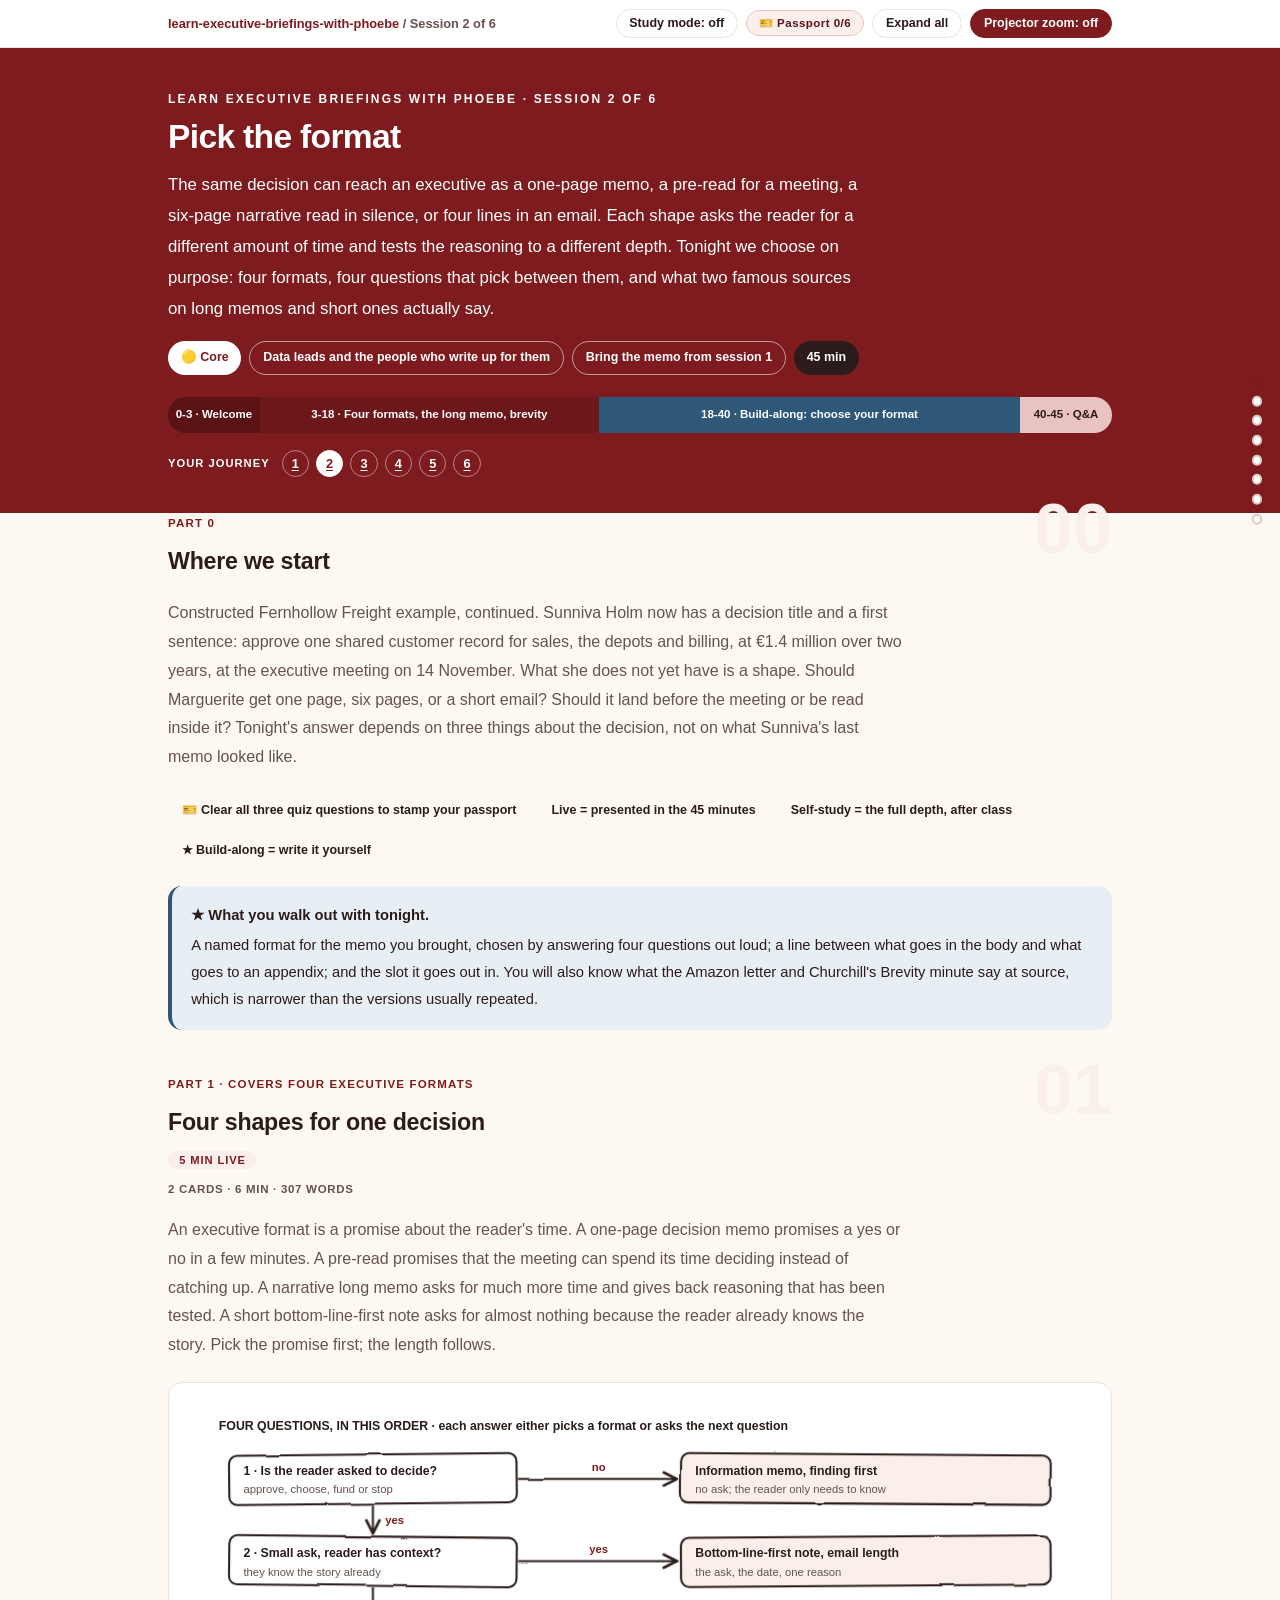
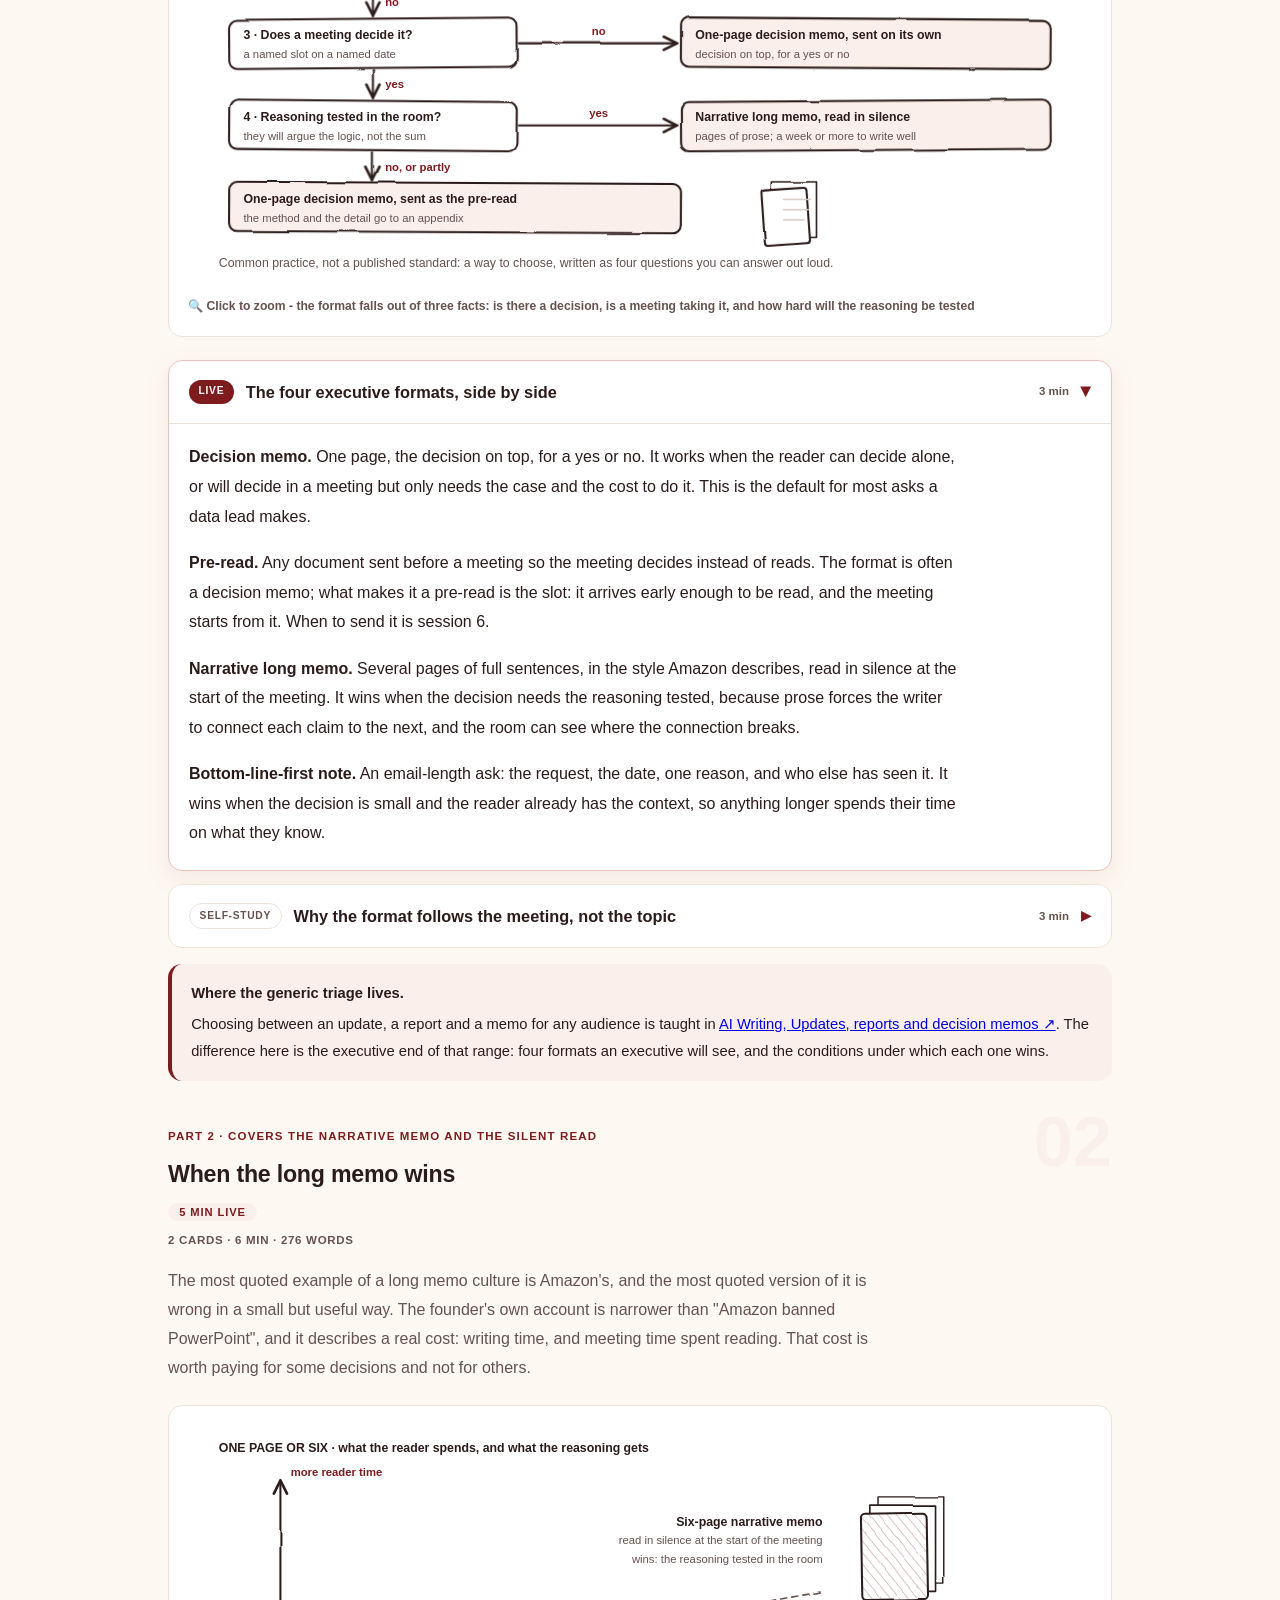
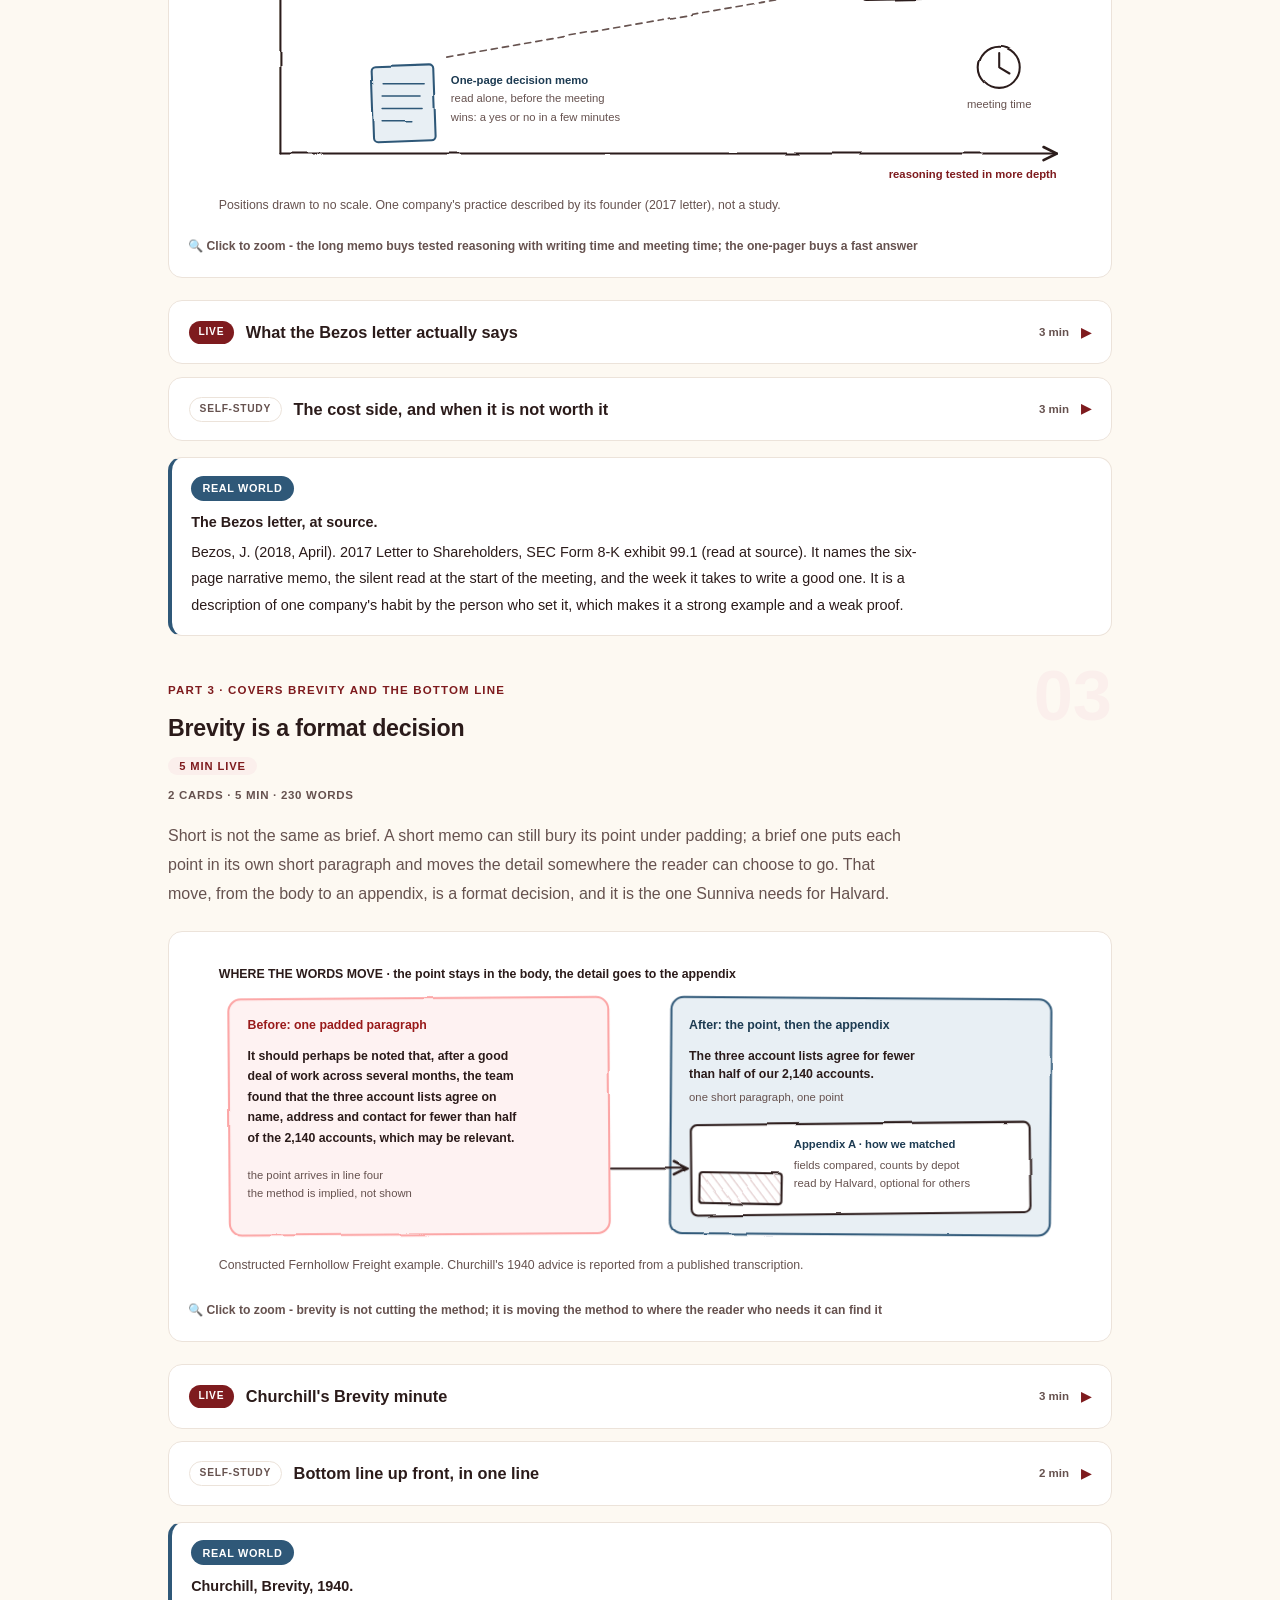
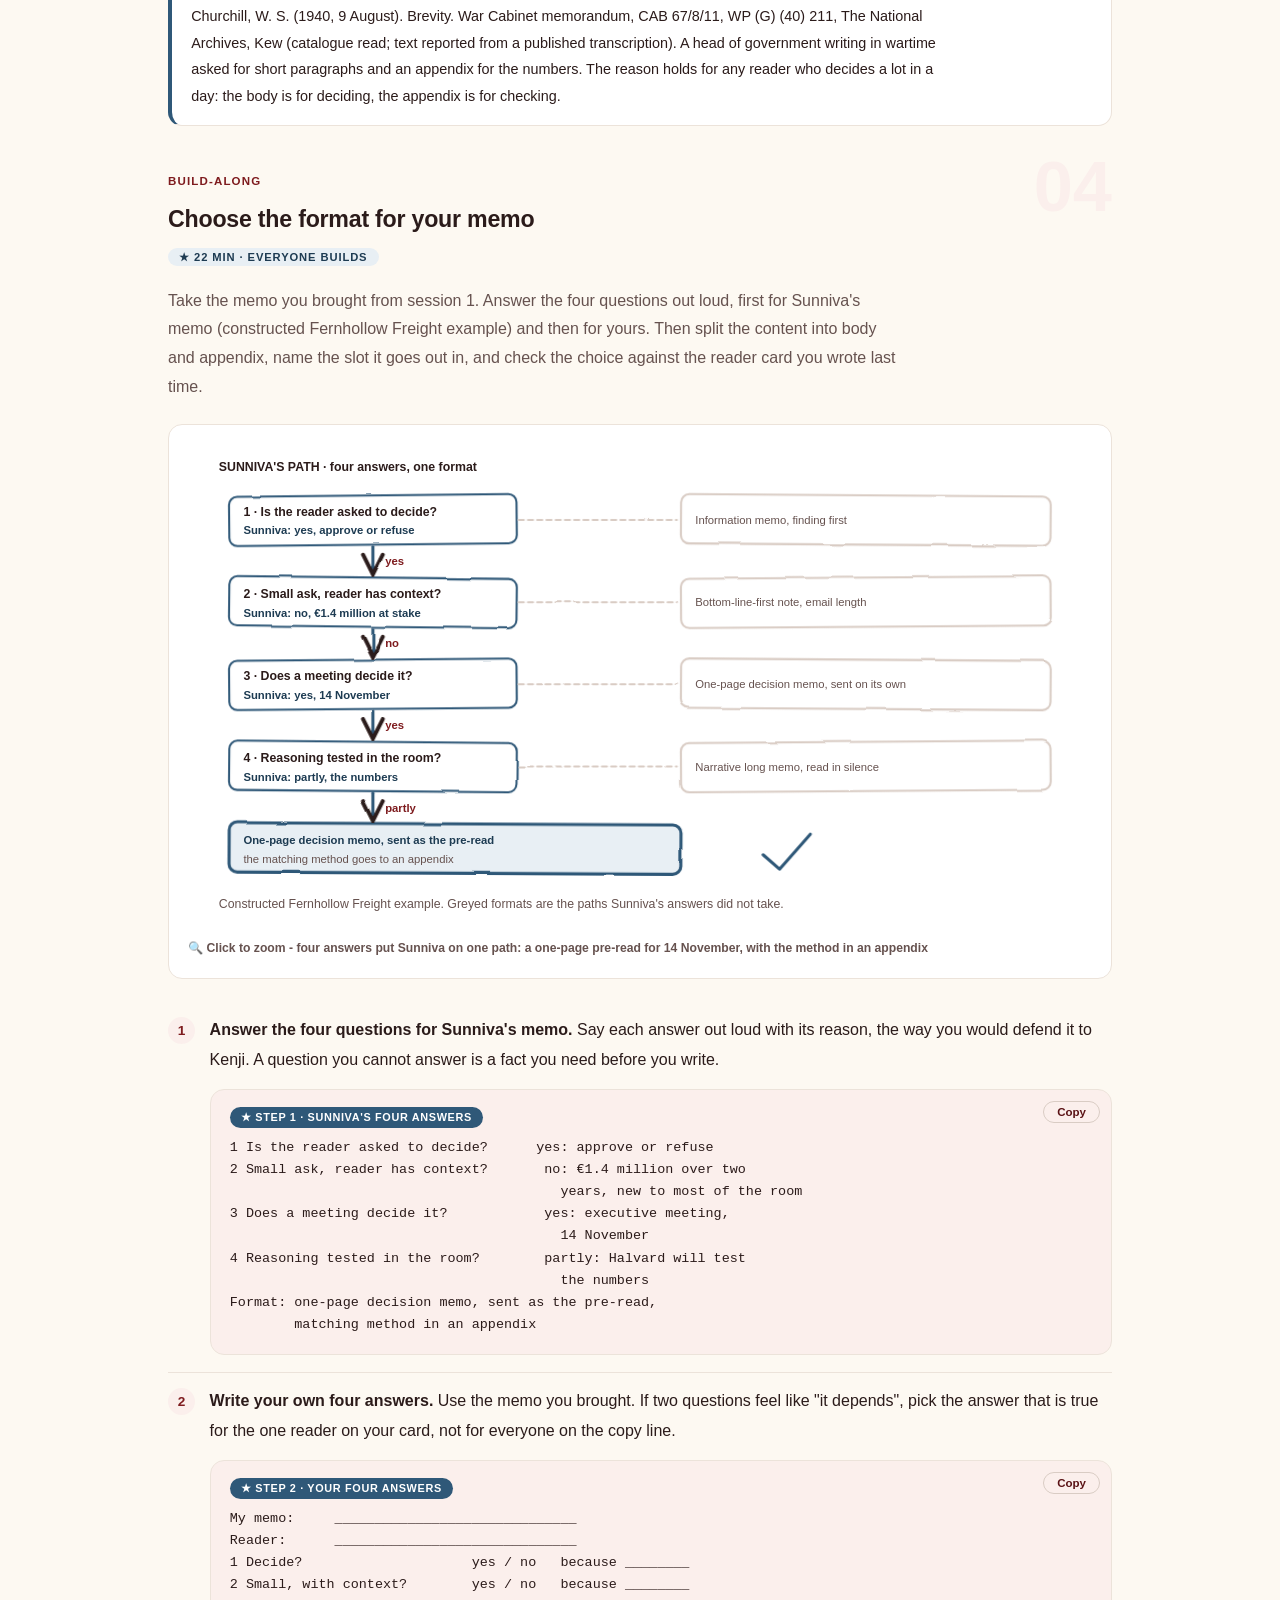
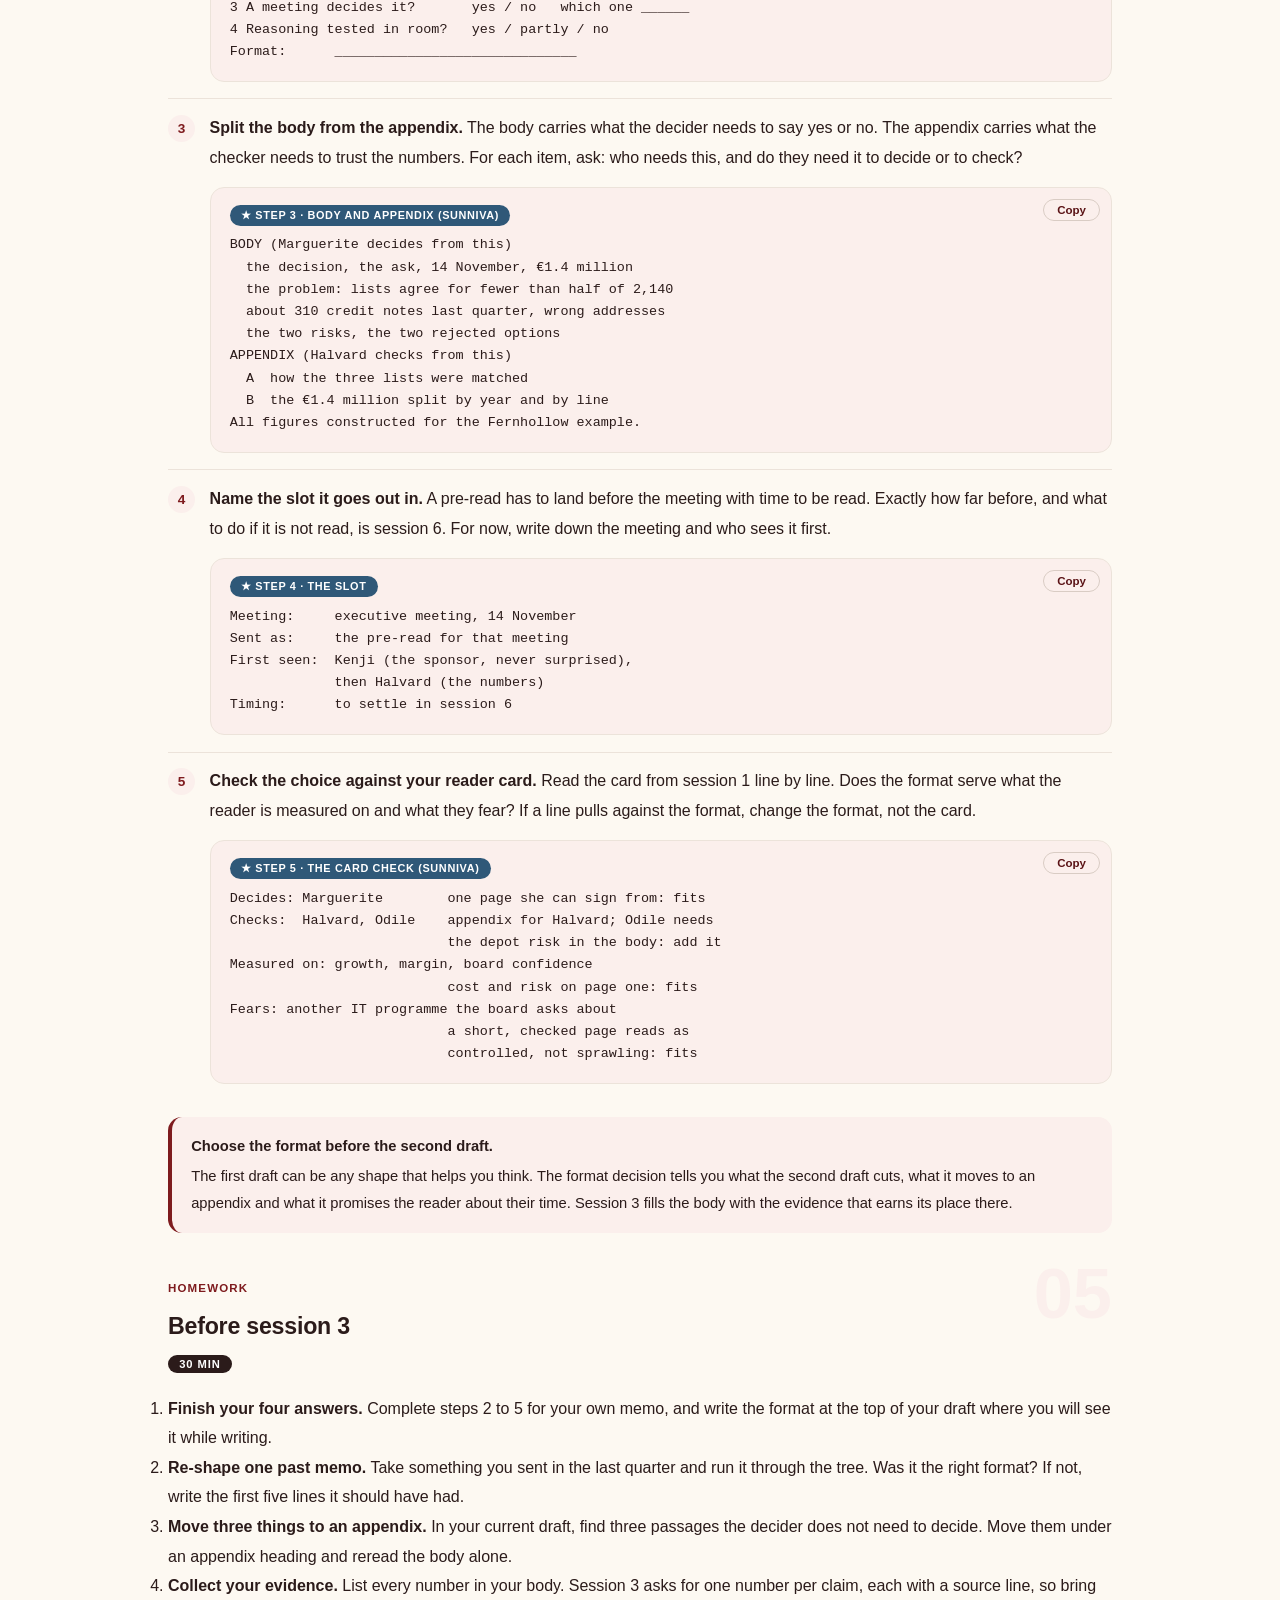
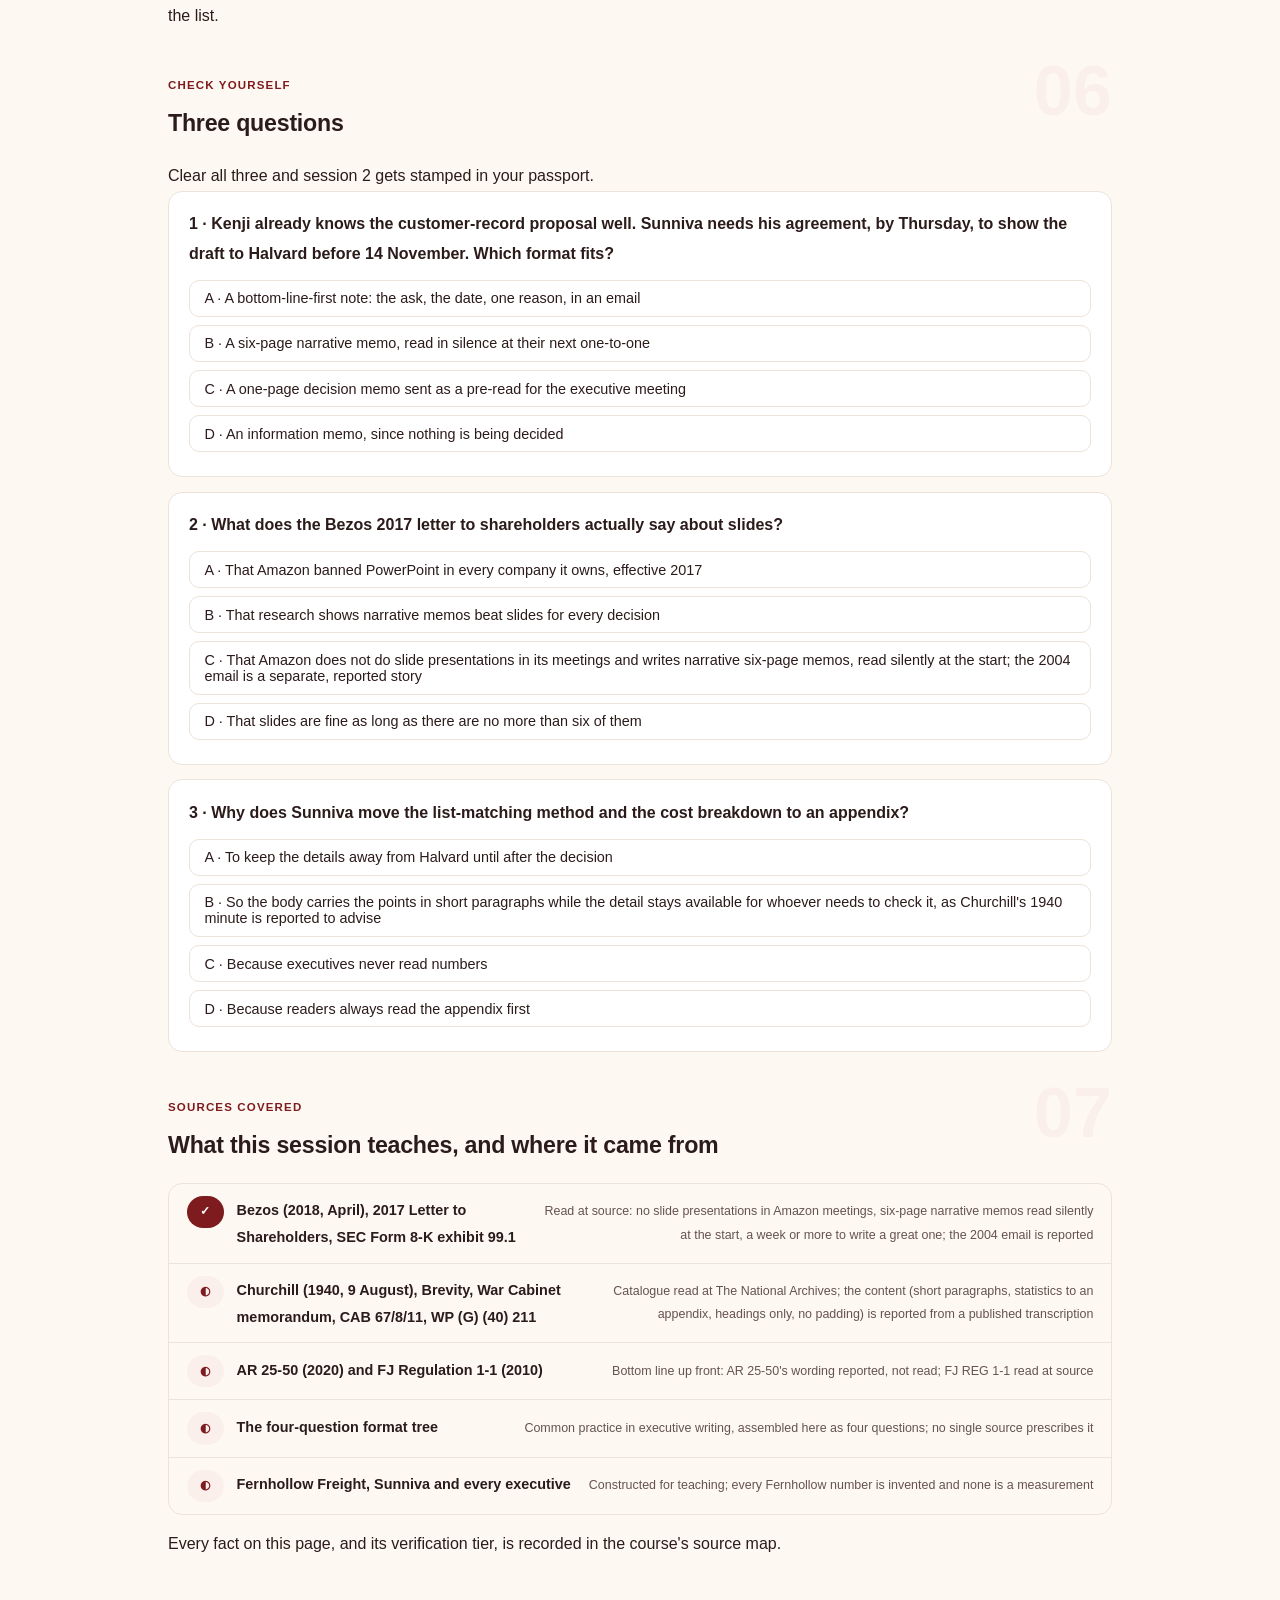
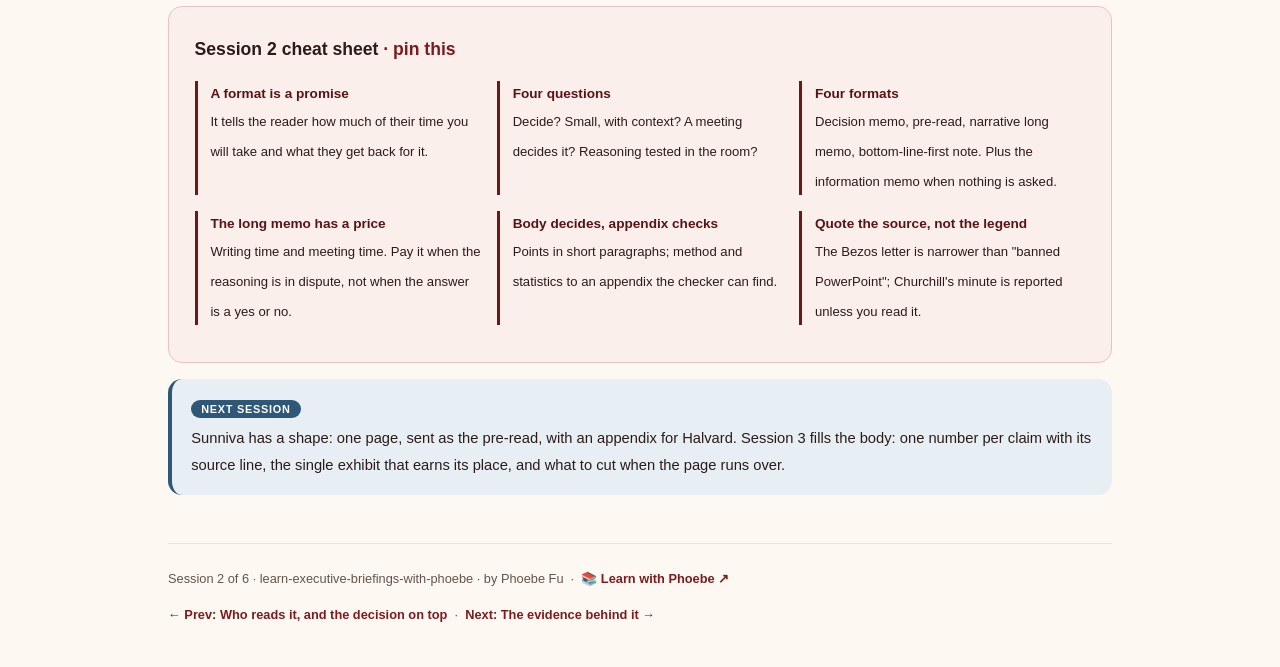
<file: courses/02-pick-the-format.html>
<!DOCTYPE html>
<html lang="en">
<head>
<meta charset="UTF-8">
<meta name="viewport" content="width=device-width, initial-scale=1.0">
<!-- social:start -->
<meta name="description" content="Session 2 of 6. Decision memo, pre-read, narrative long memo or a short bottom-line-first note: four executive formats, a four-question tree for choosing, and what the Bezos letter and Churchill's Brevity minute actually say.">
<meta property="og:type" content="article">
<meta property="og:site_name" content="Learn with Phoebe">
<meta property="og:title" content="Pick the format - learn executive briefings with phoebe">
<meta property="og:description" content="Session 2 of 6. One decision, four possible shapes: choose the one that fits the reader, the meeting and how hard the reasoning must be tested.">
<meta property="og:url" content="https://phoebefu6.github.io/learn-executive-briefings-with-phoebe/courses/02-pick-the-format.html">
<meta property="og:image" content="https://phoebefu6.github.io/learn-executive-briefings-with-phoebe/assets/og-cover.png">
<meta property="og:image:width" content="1200">
<meta property="og:image:height" content="630">
<meta name="twitter:card" content="summary_large_image">
<meta name="twitter:title" content="Pick the format - learn executive briefings with phoebe">
<meta name="twitter:description" content="Session 2 of 6. Decision memo, pre-read, narrative memo or short note, and when each one wins.">
<meta name="twitter:image" content="https://phoebefu6.github.io/learn-executive-briefings-with-phoebe/assets/og-cover.png">
<!-- social:end -->
<title>Session 2 · Pick the format - learn executive briefings with phoebe</title>
<link rel="stylesheet" href="../assets/style.css?v=3">
</head>
<body>

<div class="toolbar">
  <div class="wrap">
    <span class="crumb"><a href="../index.html">learn-executive-briefings-with-phoebe</a> / Session 2 of 6</span>
    <button class="btn" id="toggle-all" type="button">Expand all</button>
    <button class="btn primary" id="zoom-toggle" type="button">Projector zoom: off</button>
  </div>
</div>

<header class="masthead">
  <div class="wrap">
    <div class="eyebrow">Learn Executive Briefings with Phoebe · Session 2 of 6</div>
    <h1>Pick the <span class="accent">format</span></h1>
    <p class="sub">The same decision can reach an executive as a one-page memo, a pre-read for a meeting, a six-page narrative read in silence, or four lines in an email. Each shape asks the reader for a different amount of time and tests the reasoning to a different depth. Tonight we choose on purpose: four formats, four questions that pick between them, and what two famous sources on long memos and short ones actually say.</p>
    <div class="chip-row">
      <span class="chip level">🟡 Core</span>
      <span class="chip audience">Data leads and the people who write up for them</span>
      <span class="chip audience">Bring the memo from session 1</span>
      <span class="chip time">45 min</span>
    </div>
    <div class="agenda">
      <span class="a1" style="flex:1">0-3 · Welcome</span>
      <span class="a2" style="flex:4">3-18 · Four formats, the long memo, brevity</span>
      <span class="a3" style="flex:5">18-40 · Build-along: choose your format</span>
      <span class="a4" style="flex:1">40-45 · Q&amp;A</span>
    </div>
  </div>
</header>

<main class="wrap">

  <section class="section" id="intro">
    <div class="section-kicker">
      <span class="klabel">Part 0</span>
      <h2>Where we start</h2>
    </div>
    <p class="lede">Constructed Fernhollow Freight example, continued. Sunniva Holm now has a decision title and a first sentence: approve one shared customer record for sales, the depots and billing, at €1.4 million over two years, at the executive meeting on 14 November. What she does not yet have is a shape. Should Marguerite get one page, six pages, or a short email? Should it land before the meeting or be read inside it? Tonight's answer depends on three things about the decision, not on what Sunniva's last memo looked like.</p>

    <div class="legend">
      <span class="pill">🎫 Clear all three quiz questions to stamp your passport</span>
      <span class="pill">Live = presented in the 45 minutes</span>
      <span class="pill">Self-study = the full depth, after class</span>
      <span class="pill">★ Build-along = write it yourself</span>
    </div>

    <div class="callout win">
      <p><strong>★ What you walk out with tonight.</strong> A named format for the memo you brought, chosen by answering four questions out loud; a line between what goes in the body and what goes to an appendix; and the slot it goes out in. You will also know what the Amazon letter and Churchill's Brevity minute say at source, which is narrower than the versions usually repeated.</p>
    </div>
  </section>

  <section class="section" id="part-1">
    <div class="section-kicker">
      <span class="klabel">Part 1 · covers four executive formats</span>
      <h2>Four shapes for one decision</h2>
      <span class="tag concept">5 min live</span>
    </div>
    <p class="lede">An executive format is a promise about the reader's time. A one-page decision memo promises a yes or no in a few minutes. A pre-read promises that the meeting can spend its time deciding instead of catching up. A narrative long memo asks for much more time and gives back reasoning that has been tested. A short bottom-line-first note asks for almost nothing because the reader already knows the story. Pick the promise first; the length follows.</p>

    <figure class="zoomable">
      <svg viewBox="0 0 880 470" xmlns="http://www.w3.org/2000/svg" role="img" aria-label="A decision tree. Question 1, is the reader asked to decide? No leads to an information memo with the finding first. Yes leads to question 2, is it a small ask to a reader who has the context? Yes leads to a bottom-line-first note of email length. No leads to question 3, does a meeting decide it? No leads to a one-page decision memo sent on its own. Yes leads to question 4, must the reasoning be tested in the room? Yes leads to a narrative long memo read in silence. No, or partly, leads to a one-page decision memo sent as the pre-read with detail in an appendix.">
        <defs>
          <filter id="e2aSk" x="-3%" y="-3%" width="106%" height="106%"><feTurbulence type="fractalNoise" baseFrequency="0.02" numOctaves="2" seed="52" result="n"/><feDisplacementMap in="SourceGraphic" in2="n" scale="2.4" xChannelSelector="R" yChannelSelector="G"/></filter>
          <marker id="e2aAr" viewBox="0 0 10 10" refX="9" refY="5" markerWidth="8" markerHeight="8" orient="auto"><path d="M1 1 L9 5 L1 9" fill="none" stroke="#2B1B1A" stroke-width="1.6" stroke-linecap="round"/></marker>
        </defs>
        <style>
          .e2aH { font: 800 12px Inter, sans-serif; fill: #2B1B1A; }
          .e2aL { font: 600 12px Inter, sans-serif; fill: #2B1B1A; }
          .e2aS { font: 400 11px Inter, sans-serif; fill: #66524F; }
          .e2aA { font: 700 11px Inter, sans-serif; fill: #7E1B1E; }
          .e2aN { font: 400 12px Inter, sans-serif; fill: #66524F; }
        </style>

        <text class="e2aH" x="30" y="26">FOUR QUESTIONS, IN THIS ORDER · each answer either picks a format or asks the next question</text>

        <g filter="url(#e2aSk)" fill="none" stroke="#2B1B1A" stroke-width="2" stroke-linecap="round" stroke-linejoin="round">
          <rect x="40" y="50" width="280" height="48" rx="8" transform="rotate(-0.6 180 74)" fill="#FFFFFF"/>
          <rect x="40" y="130" width="280" height="48" rx="8" transform="rotate(0.6 180 154)" fill="#FFFFFF"/>
          <rect x="40" y="210" width="280" height="48" rx="8" transform="rotate(-0.5 180 234)" fill="#FFFFFF"/>
          <rect x="40" y="290" width="280" height="48" rx="8" transform="rotate(0.5 180 314)" fill="#FFFFFF"/>
          <rect x="480" y="50" width="360" height="48" rx="8" transform="rotate(0.4 660 74)" fill="#FBEFEC"/>
          <rect x="480" y="130" width="360" height="48" rx="8" transform="rotate(-0.4 660 154)" fill="#FBEFEC"/>
          <rect x="480" y="210" width="360" height="48" rx="8" transform="rotate(0.4 660 234)" fill="#FBEFEC"/>
          <rect x="480" y="290" width="360" height="48" rx="8" transform="rotate(-0.4 660 314)" fill="#FBEFEC"/>
          <rect x="40" y="370" width="440" height="48" rx="8" transform="rotate(0.3 260 394)" fill="#FBEFEC"/>
          <path d="M322 74 L476 74" marker-end="url(#e2aAr)"/>
          <path d="M322 154 L476 154" marker-end="url(#e2aAr)"/>
          <path d="M322 234 L476 234" marker-end="url(#e2aAr)"/>
          <path d="M322 314 L476 314" marker-end="url(#e2aAr)"/>
          <path d="M180 100 L180 127" marker-end="url(#e2aAr)"/>
          <path d="M180 180 L180 207" marker-end="url(#e2aAr)"/>
          <path d="M180 260 L180 287" marker-end="url(#e2aAr)"/>
          <path d="M180 340 L180 367" marker-end="url(#e2aAr)"/>
          <rect x="560" y="376" width="44" height="54" rx="3" transform="rotate(-4 582 403)" fill="#FFFFFF"/>
          <path d="M568 376 L568 369 L612 369 L612 423 L606 423" stroke-width="1.6"/>
          <path d="M580 386 L606 386 M580 396 L604 396 M580 406 L600 406" stroke="#D9CCC4" stroke-width="1.6"/>
        </g>

        <text class="e2aL" x="54" y="70">1 · Is the reader asked to decide?</text>
        <text class="e2aS" x="54" y="88">approve, choose, fund or stop</text>
        <text class="e2aL" x="54" y="150">2 · Small ask, reader has context?</text>
        <text class="e2aS" x="54" y="168">they know the story already</text>
        <text class="e2aL" x="54" y="230">3 · Does a meeting decide it?</text>
        <text class="e2aS" x="54" y="248">a named slot on a named date</text>
        <text class="e2aL" x="54" y="310">4 · Reasoning tested in the room?</text>
        <text class="e2aS" x="54" y="328">they will argue the logic, not the sum</text>

        <text class="e2aA" x="400" y="66" text-anchor="middle">no</text>
        <text class="e2aA" x="400" y="146" text-anchor="middle">yes</text>
        <text class="e2aA" x="400" y="226" text-anchor="middle">no</text>
        <text class="e2aA" x="400" y="306" text-anchor="middle">yes</text>
        <text class="e2aA" x="192" y="118">yes</text>
        <text class="e2aA" x="192" y="198">no</text>
        <text class="e2aA" x="192" y="278">yes</text>
        <text class="e2aA" x="192" y="358">no, or partly</text>

        <text class="e2aL" x="494" y="70">Information memo, finding first</text>
        <text class="e2aS" x="494" y="88">no ask; the reader only needs to know</text>
        <text class="e2aL" x="494" y="150">Bottom-line-first note, email length</text>
        <text class="e2aS" x="494" y="168">the ask, the date, one reason</text>
        <text class="e2aL" x="494" y="230">One-page decision memo, sent on its own</text>
        <text class="e2aS" x="494" y="248">decision on top, for a yes or no</text>
        <text class="e2aL" x="494" y="310">Narrative long memo, read in silence</text>
        <text class="e2aS" x="494" y="328">pages of prose; a week or more to write well</text>
        <text class="e2aL" x="54" y="390">One-page decision memo, sent as the pre-read</text>
        <text class="e2aS" x="54" y="408">the method and the detail go to an appendix</text>

        <text class="e2aN" x="30" y="452">Common practice, not a published standard: a way to choose, written as four questions you can answer out loud.</text>
      </svg>
      <figcaption>🔍 Click to zoom - the format falls out of three facts: is there a decision, is a meeting taking it, and how hard will the reasoning be tested</figcaption>
    </figure>

    <details class="card" open>
      <summary><span class="mode live">Live</span>The four executive formats, side by side<span class="mini">3 min</span><span class="caret">▶</span></summary>
      <div class="body">
        <p><strong>Decision memo.</strong> One page, the decision on top, for a yes or no. It works when the reader can decide alone, or will decide in a meeting but only needs the case and the cost to do it. This is the default for most asks a data lead makes.</p>
        <p><strong>Pre-read.</strong> Any document sent before a meeting so the meeting decides instead of reads. The format is often a decision memo; what makes it a pre-read is the slot: it arrives early enough to be read, and the meeting starts from it. When to send it is session 6.</p>
        <p><strong>Narrative long memo.</strong> Several pages of full sentences, in the style Amazon describes, read in silence at the start of the meeting. It wins when the decision needs the reasoning tested, because prose forces the writer to connect each claim to the next, and the room can see where the connection breaks.</p>
        <p><strong>Bottom-line-first note.</strong> An email-length ask: the request, the date, one reason, and who else has seen it. It wins when the decision is small and the reader already has the context, so anything longer spends their time on what they know.</p>
      </div>
    </details>

    <details class="card">
      <summary><span class="mode self">Self-study</span>Why the format follows the meeting, not the topic<span class="mini">3 min</span><span class="caret">▶</span></summary>
      <div class="body">
        <p>A common mistake is to pick the format by how important the topic feels: a big programme gets a long document because it is big. The tree asks something else. Is anyone deciding, and where? A €1.4 million proposal decided in one executive meeting needs the meeting to be ready, which is a pre-read; it does not automatically need six pages.</p>
        <p>The reverse mistake is just as common: a one-line email for a decision the reader has never heard of. If Marguerite had to ask "what is this?" before she could answer, the note was the wrong shape. Question 2 in the tree exists to catch that: small, and with context, both have to be true.</p>
      </div>
    </details>

    <div class="callout tip">
      <p><strong>Where the generic triage lives.</strong> Choosing between an update, a report and a memo for any audience is taught in <a href="https://phoebefu6.github.io/learn-ai-writing-with-phoebe/courses/b5-updates-and-memos.html">AI Writing, Updates, reports and decision memos ↗</a>. The difference here is the executive end of that range: four formats an executive will see, and the conditions under which each one wins.</p>
    </div>
  </section>

  <section class="section" id="part-2">
    <div class="section-kicker">
      <span class="klabel">Part 2 · covers the narrative memo and the silent read</span>
      <h2>When the long memo wins</h2>
      <span class="tag concept">5 min live</span>
    </div>
    <p class="lede">The most quoted example of a long memo culture is Amazon's, and the most quoted version of it is wrong in a small but useful way. The founder's own account is narrower than "Amazon banned PowerPoint", and it describes a real cost: writing time, and meeting time spent reading. That cost is worth paying for some decisions and not for others.</p>

    <figure class="zoomable">
      <svg viewBox="0 0 880 390" xmlns="http://www.w3.org/2000/svg" role="img" aria-label="A trade drawn on two axes: reasoning tested in more depth to the right, more reader time upward. Low and left, a one-page decision memo, read alone before the meeting, a yes or no in a few minutes. High and right, a six-page narrative memo, read in silence at the start of the meeting, the reasoning tested in the room. A dashed line joins them: the trade. A clock marks meeting time.">
        <defs>
          <filter id="e2bSk" x="-3%" y="-3%" width="106%" height="106%"><feTurbulence type="fractalNoise" baseFrequency="0.02" numOctaves="2" seed="63" result="n"/><feDisplacementMap in="SourceGraphic" in2="n" scale="2.4" xChannelSelector="R" yChannelSelector="G"/></filter>
          <pattern id="e2bHc" patternUnits="userSpaceOnUse" width="7" height="7" patternTransform="rotate(-38)"><line x1="0" y1="0" x2="0" y2="7" stroke="#7E1B1E" stroke-width="1" opacity=".5"/></pattern>
          <marker id="e2bAr" viewBox="0 0 10 10" refX="9" refY="5" markerWidth="8" markerHeight="8" orient="auto"><path d="M1 1 L9 5 L1 9" fill="none" stroke="#2B1B1A" stroke-width="1.6" stroke-linecap="round"/></marker>
        </defs>
        <style>
          .e2bH { font: 800 12px Inter, sans-serif; fill: #2B1B1A; }
          .e2bL { font: 600 12px Inter, sans-serif; fill: #2B1B1A; }
          .e2bS { font: 400 11px Inter, sans-serif; fill: #66524F; }
          .e2bB { font: 800 11px Inter, sans-serif; fill: #1D3B52; }
          .e2bA { font: 700 11px Inter, sans-serif; fill: #7E1B1E; }
          .e2bN { font: 400 12px Inter, sans-serif; fill: #66524F; }
        </style>

        <text class="e2bH" x="30" y="26">ONE PAGE OR SIX · what the reader spends, and what the reasoning gets</text>

        <g filter="url(#e2bSk)" fill="none" stroke="#2B1B1A" stroke-width="2" stroke-linecap="round" stroke-linejoin="round">
          <path d="M90 320 L846 320" marker-end="url(#e2bAr)"/>
          <path d="M90 320 L90 54" marker-end="url(#e2bAr)"/>
          <rect x="180" y="234" width="60" height="74" rx="4" transform="rotate(-2 210 271)" fill="#E8EFF4" stroke="#2F5878"/>
          <path d="M190 252 L230 252 M190 264 L226 264 M190 276 L228 276 M190 288 L218 288" stroke="#2F5878" stroke-width="1.4"/>
          <path d="M664 86 L664 78 L728 78 L728 162 L721 162" stroke-width="1.6"/>
          <path d="M672 78 L672 70 L736 70 L736 154 L729 154" stroke-width="1.4"/>
          <rect x="656" y="86" width="64" height="84" rx="4" transform="rotate(-1 688 128)" fill="url(#e2bHc)"/>
          <path d="M252 226 L620 162" stroke="#66524F" stroke-width="1.6" stroke-dasharray="6 5"/>
          <circle cx="790" cy="236" r="20" fill="#FFFFFF"/>
          <path d="M790 236 L790 222 M790 236 L800 242"/>
        </g>

        <text class="e2bA" x="100" y="50">more reader time</text>
        <text class="e2bA" x="846" y="344" text-anchor="end">reasoning tested in more depth</text>

        <text class="e2bB" x="256" y="252">One-page decision memo</text>
        <text class="e2bS" x="256" y="270">read alone, before the meeting</text>
        <text class="e2bS" x="256" y="288">wins: a yes or no in a few minutes</text>

        <text class="e2bL" x="618" y="98" text-anchor="end">Six-page narrative memo</text>
        <text class="e2bS" x="618" y="116" text-anchor="end">read in silence at the start of the meeting</text>
        <text class="e2bS" x="618" y="134" text-anchor="end">wins: the reasoning tested in the room</text>

        <text class="e2bS" x="790" y="276" text-anchor="middle">meeting time</text>

        <text class="e2bN" x="30" y="374">Positions drawn to no scale. One company's practice described by its founder (2017 letter), not a study.</text>
      </svg>
      <figcaption>🔍 Click to zoom - the long memo buys tested reasoning with writing time and meeting time; the one-pager buys a fast answer</figcaption>
    </figure>

    <details class="card">
      <summary><span class="mode live">Live</span>What the Bezos letter actually says<span class="mini">3 min</span><span class="caret">▶</span></summary>
      <div class="body">
        <p>In his 2017 letter to shareholders, published in April 2018 as an SEC exhibit (read at source), Jeff Bezos says Amazon does not do slide presentations in its meetings. Instead it writes "narratively structured six-page memos". The memos are read silently at the start of each meeting, which he compares to a study hall, and he says a great memo probably takes a week or more to write.</p>
        <p>That is narrower than the popular line. The letter describes what Amazon does in its own meetings; it does not say slides are banned everywhere, and it is not a study comparing the two. The often-told story of a 2004 email banning slides in senior-team meetings is reported in secondary accounts and was not read for these pages. Teach it as one company's practice, described by its founder.</p>
      </div>
    </details>

    <details class="card">
      <summary><span class="mode self">Self-study</span>The cost side, and when it is not worth it<span class="mini">3 min</span><span class="caret">▶</span></summary>
      <div class="body">
        <p>A narrative memo costs the writer days and costs every person in the meeting their reading time, before anyone speaks. That is worth it when the decision turns on the reasoning: a new strategy, a reorganisation, a bet where the room needs to see whether the argument holds. The silent read guarantees the memo is actually read, which is the problem a pre-read sent the night before often has.</p>
        <p>It is not worth it when the reader needs a yes or no in four minutes and the reasoning is not in dispute. Sunniva's proposal sits in between: Halvard will test the numbers, but nobody at Fernhollow is arguing about whether wrong addresses cost money. Six pages would spend the meeting on reasoning nobody doubts. That is why her answer to question 4 is "partly", and why the next Part matters.</p>
      </div>
    </details>

    <div class="callout example">
      <span class="ex-pill">Real world</span>
      <p><strong>The Bezos letter, at source.</strong> Bezos, J. (2018, April). 2017 Letter to Shareholders, SEC Form 8-K exhibit 99.1 (read at source). It names the six-page narrative memo, the silent read at the start of the meeting, and the week it takes to write a good one. It is a description of one company's habit by the person who set it, which makes it a strong example and a weak proof.</p>
    </div>
  </section>

  <section class="section" id="part-3">
    <div class="section-kicker">
      <span class="klabel">Part 3 · covers brevity and the bottom line</span>
      <h2>Brevity is a format decision</h2>
      <span class="tag concept">5 min live</span>
    </div>
    <p class="lede">Short is not the same as brief. A short memo can still bury its point under padding; a brief one puts each point in its own short paragraph and moves the detail somewhere the reader can choose to go. That move, from the body to an appendix, is a format decision, and it is the one Sunniva needs for Halvard.</p>

    <figure class="zoomable">
      <svg viewBox="0 0 880 330" xmlns="http://www.w3.org/2000/svg" role="img" aria-label="Before and after. Left, a padded paragraph of five lines where the point arrives in line four and the number sits mid-sentence. Right, the point stated in one sentence with the number in it, and below it an appendix box holding the matching method and the counts by depot. An arrow shows the detail moving from the paragraph to the appendix.">
        <defs>
          <filter id="e2cSk" x="-3%" y="-3%" width="106%" height="106%"><feTurbulence type="fractalNoise" baseFrequency="0.02" numOctaves="2" seed="74" result="n"/><feDisplacementMap in="SourceGraphic" in2="n" scale="2.4" xChannelSelector="R" yChannelSelector="G"/></filter>
          <pattern id="e2cHc" patternUnits="userSpaceOnUse" width="7" height="7" patternTransform="rotate(-38)"><line x1="0" y1="0" x2="0" y2="7" stroke="#7E1B1E" stroke-width="1" opacity=".5"/></pattern>
          <marker id="e2cAr" viewBox="0 0 10 10" refX="9" refY="5" markerWidth="8" markerHeight="8" orient="auto"><path d="M1 1 L9 5 L1 9" fill="none" stroke="#2B1B1A" stroke-width="1.6" stroke-linecap="round"/></marker>
        </defs>
        <style>
          .e2cH { font: 800 12px Inter, sans-serif; fill: #2B1B1A; }
          .e2cL { font: 600 12px Inter, sans-serif; fill: #2B1B1A; }
          .e2cS { font: 400 11px Inter, sans-serif; fill: #66524F; }
          .e2cB { font: 800 11px Inter, sans-serif; fill: #1D3B52; }
          .e2cR { font: 800 12px Inter, sans-serif; fill: #991B1B; }
          .e2cG { font: 800 12px Inter, sans-serif; fill: #1D3B52; }
          .e2cN { font: 400 12px Inter, sans-serif; fill: #66524F; }
        </style>

        <text class="e2cH" x="30" y="26">WHERE THE WORDS MOVE · the point stays in the body, the detail goes to the appendix</text>

        <g filter="url(#e2cSk)" fill="none" stroke="#2B1B1A" stroke-width="2" stroke-linecap="round" stroke-linejoin="round">
          <rect x="40" y="46" width="370" height="230" rx="12" transform="rotate(-0.4 225 161)" fill="#FEF2F2" stroke="#FCA5A5"/>
          <rect x="470" y="46" width="370" height="230" rx="12" transform="rotate(0.4 655 161)" fill="#E8EFF4" stroke="#2F5878"/>
          <rect x="490" y="168" width="330" height="88" rx="6" transform="rotate(-0.6 655 212)" fill="#FFFFFF"/>
          <rect x="498" y="216" width="80" height="30" rx="3" transform="rotate(1 538 231)" fill="url(#e2cHc)"/>
          <path d="M412 212 L486 212" marker-end="url(#e2cAr)"/>
        </g>

        <text class="e2cR" x="58" y="76">Before: one padded paragraph</text>
        <text class="e2cL" x="58" y="106">It should perhaps be noted that, after a good</text>
        <text class="e2cL" x="58" y="126">deal of work across several months, the team</text>
        <text class="e2cL" x="58" y="146">found that the three account lists agree on</text>
        <text class="e2cL" x="58" y="166">name, address and contact for fewer than half</text>
        <text class="e2cL" x="58" y="186">of the 2,140 accounts, which may be relevant.</text>
        <text class="e2cS" x="58" y="222">the point arrives in line four</text>
        <text class="e2cS" x="58" y="240">the method is implied, not shown</text>

        <text class="e2cG" x="488" y="76">After: the point, then the appendix</text>
        <text class="e2cL" x="488" y="106">The three account lists agree for fewer</text>
        <text class="e2cL" x="488" y="124">than half of our 2,140 accounts.</text>
        <text class="e2cS" x="488" y="146">one short paragraph, one point</text>
        <text class="e2cB" x="590" y="192">Appendix A · how we matched</text>
        <text class="e2cS" x="590" y="212">fields compared, counts by depot</text>
        <text class="e2cS" x="590" y="230">read by Halvard, optional for others</text>

        <text class="e2cN" x="30" y="310">Constructed Fernhollow Freight example. Churchill's 1940 advice is reported from a published transcription.</text>
      </svg>
      <figcaption>🔍 Click to zoom - brevity is not cutting the method; it is moving the method to where the reader who needs it can find it</figcaption>
    </figure>

    <details class="card">
      <summary><span class="mode live">Live</span>Churchill's Brevity minute<span class="mini">3 min</span><span class="caret">▶</span></summary>
      <div class="body">
        <p>On 9 August 1940 Winston Churchill circulated a memorandum to the War Cabinet titled "Brevity". The National Archives holds it as CAB 67/8/11 (catalogue read; the content below is reported from a published transcription, not read from the archive image). He complained that official papers were far too long, and asked for main points set out in "a series of short, crisp paragraphs".</p>
        <p>The rest of the advice, as reported, is a format decision more than a style one: put complicated factors or statistics in an appendix; sometimes send only headings, to be expanded in conversation; and drop the padding phrases that fill a sentence without saying anything. Every one of those moves words somewhere, rather than deleting what the reader may need.</p>
      </div>
    </details>

    <details class="card">
      <summary><span class="mode self">Self-study</span>Bottom line up front, in one line<span class="mini">2 min</span><span class="caret">▶</span></summary>
      <div class="body">
        <p>Bottom line up front (BLUF) is the conclusion first, the support after. The US Army's correspondence regulation AR 25-50 is widely reported to require the recommendation or reason for writing early in the document (reported; the regulation itself could not be fetched). A 2010 Fort Jackson regulation, FJ REG 1-1, tells staff to place "the bottom line up front" and to use it alongside AR 25-50 (read at source).</p>
        <p>BLUF and the pyramid are taught properly in <a href="https://phoebefu6.github.io/learn-communication-with-phoebe/courses/03-structure.html">Communication, Structure ↗</a>. Here they matter for one reason: the bottom-line-first note in the tree is BLUF with nothing underneath, and the one-page memo is BLUF with an appendix underneath.</p>
      </div>
    </details>

    <div class="callout example">
      <span class="ex-pill">Real world</span>
      <p><strong>Churchill, Brevity, 1940.</strong> Churchill, W. S. (1940, 9 August). Brevity. War Cabinet memorandum, CAB 67/8/11, WP (G) (40) 211, The National Archives, Kew (catalogue read; text reported from a published transcription). A head of government writing in wartime asked for short paragraphs and an appendix for the numbers. The reason holds for any reader who decides a lot in a day: the body is for deciding, the appendix is for checking.</p>
    </div>
  </section>

  <section class="section" id="demo-1">
    <div class="section-kicker">
      <span class="klabel">Build-along</span>
      <h2>Choose the format for your memo</h2>
      <span class="tag demo">★ 22 min · everyone builds</span>
    </div>
    <p class="lede">Take the memo you brought from session 1. Answer the four questions out loud, first for Sunniva's memo (constructed Fernhollow Freight example) and then for yours. Then split the content into body and appendix, name the slot it goes out in, and check the choice against the reader card you wrote last time.</p>

    <figure class="zoomable">
      <svg viewBox="0 0 880 470" xmlns="http://www.w3.org/2000/svg" role="img" aria-label="Sunniva's path through the four-question tree. Question 1, decide? Yes, approve or refuse. Question 2, small ask with context? No, 1.4 million euros and new to most readers. Question 3, does a meeting decide it? Yes, 14 November. Question 4, reasoning tested in the room? Partly, Halvard tests the numbers. The highlighted result: a one-page decision memo sent as the pre-read, with the matching method in an appendix. The other four formats are greyed.">
        <defs>
          <filter id="e2dSk" x="-3%" y="-3%" width="106%" height="106%"><feTurbulence type="fractalNoise" baseFrequency="0.02" numOctaves="2" seed="85" result="n"/><feDisplacementMap in="SourceGraphic" in2="n" scale="2.4" xChannelSelector="R" yChannelSelector="G"/></filter>
          <marker id="e2dAr" viewBox="0 0 10 10" refX="9" refY="5" markerWidth="8" markerHeight="8" orient="auto"><path d="M1 1 L9 5 L1 9" fill="none" stroke="#2B1B1A" stroke-width="1.6" stroke-linecap="round"/></marker>
        </defs>
        <style>
          .e2dH { font: 800 12px Inter, sans-serif; fill: #2B1B1A; }
          .e2dL { font: 600 12px Inter, sans-serif; fill: #2B1B1A; }
          .e2dS { font: 400 11px Inter, sans-serif; fill: #66524F; }
          .e2dB { font: 800 11px Inter, sans-serif; fill: #1D3B52; }
          .e2dA { font: 700 11px Inter, sans-serif; fill: #7E1B1E; }
          .e2dN { font: 400 12px Inter, sans-serif; fill: #66524F; }
        </style>

        <text class="e2dH" x="30" y="26">SUNNIVA'S PATH · four answers, one format</text>

        <g filter="url(#e2dSk)" fill="none" stroke="#2B1B1A" stroke-width="2" stroke-linecap="round" stroke-linejoin="round">
          <rect x="40" y="50" width="280" height="48" rx="8" transform="rotate(-0.6 180 74)" fill="#FFFFFF" stroke="#2F5878"/>
          <rect x="40" y="130" width="280" height="48" rx="8" transform="rotate(0.6 180 154)" fill="#FFFFFF" stroke="#2F5878"/>
          <rect x="40" y="210" width="280" height="48" rx="8" transform="rotate(-0.5 180 234)" fill="#FFFFFF" stroke="#2F5878"/>
          <rect x="40" y="290" width="280" height="48" rx="8" transform="rotate(0.5 180 314)" fill="#FFFFFF" stroke="#2F5878"/>
          <rect x="480" y="50" width="360" height="48" rx="8" transform="rotate(0.4 660 74)" fill="#FFFFFF" stroke="#D9CCC4"/>
          <rect x="480" y="130" width="360" height="48" rx="8" transform="rotate(-0.4 660 154)" fill="#FFFFFF" stroke="#D9CCC4"/>
          <rect x="480" y="210" width="360" height="48" rx="8" transform="rotate(0.4 660 234)" fill="#FFFFFF" stroke="#D9CCC4"/>
          <rect x="480" y="290" width="360" height="48" rx="8" transform="rotate(-0.4 660 314)" fill="#FFFFFF" stroke="#D9CCC4"/>
          <rect x="40" y="370" width="440" height="48" rx="8" transform="rotate(0.3 260 394)" fill="#E8EFF4" stroke="#2F5878" stroke-width="3"/>
          <path d="M322 74 L476 74" stroke="#D9CCC4" stroke-dasharray="5 4"/>
          <path d="M322 154 L476 154" stroke="#D9CCC4" stroke-dasharray="5 4"/>
          <path d="M322 234 L476 234" stroke="#D9CCC4" stroke-dasharray="5 4"/>
          <path d="M322 314 L476 314" stroke="#D9CCC4" stroke-dasharray="5 4"/>
          <path d="M180 100 L180 127" stroke="#2F5878" stroke-width="3" marker-end="url(#e2dAr)"/>
          <path d="M180 180 L180 207" stroke="#2F5878" stroke-width="3" marker-end="url(#e2dAr)"/>
          <path d="M180 260 L180 287" stroke="#2F5878" stroke-width="3" marker-end="url(#e2dAr)"/>
          <path d="M180 340 L180 367" stroke="#2F5878" stroke-width="3" marker-end="url(#e2dAr)"/>
          <path d="M560 400 L576 414 L606 380" stroke="#2F5878" stroke-width="3"/>
        </g>

        <text class="e2dL" x="54" y="70">1 · Is the reader asked to decide?</text>
        <text class="e2dB" x="54" y="88">Sunniva: yes, approve or refuse</text>
        <text class="e2dL" x="54" y="150">2 · Small ask, reader has context?</text>
        <text class="e2dB" x="54" y="168">Sunniva: no, €1.4 million at stake</text>
        <text class="e2dL" x="54" y="230">3 · Does a meeting decide it?</text>
        <text class="e2dB" x="54" y="248">Sunniva: yes, 14 November</text>
        <text class="e2dL" x="54" y="310">4 · Reasoning tested in the room?</text>
        <text class="e2dB" x="54" y="328">Sunniva: partly, the numbers</text>

        <text class="e2dA" x="192" y="118">yes</text>
        <text class="e2dA" x="192" y="198">no</text>
        <text class="e2dA" x="192" y="278">yes</text>
        <text class="e2dA" x="192" y="358">partly</text>

        <text class="e2dS" x="494" y="78">Information memo, finding first</text>
        <text class="e2dS" x="494" y="158">Bottom-line-first note, email length</text>
        <text class="e2dS" x="494" y="238">One-page decision memo, sent on its own</text>
        <text class="e2dS" x="494" y="318">Narrative long memo, read in silence</text>
        <text class="e2dB" x="54" y="390">One-page decision memo, sent as the pre-read</text>
        <text class="e2dS" x="54" y="408">the matching method goes to an appendix</text>

        <text class="e2dN" x="30" y="452">Constructed Fernhollow Freight example. Greyed formats are the paths Sunniva's answers did not take.</text>
      </svg>
      <figcaption>🔍 Click to zoom - four answers put Sunniva on one path: a one-page pre-read for 14 November, with the method in an appendix</figcaption>
    </figure>

    <div class="steps">
      <div class="step">
        <p><strong>Answer the four questions for Sunniva's memo.</strong> Say each answer out loud with its reason, the way you would defend it to Kenji. A question you cannot answer is a fact you need before you write.</p>
        <div class="prompt-box good"><span class="label">★ Step 1 · Sunniva's four answers</span>1 Is the reader asked to decide?      yes: approve or refuse
2 Small ask, reader has context?       no: €1.4 million over two
                                         years, new to most of the room
3 Does a meeting decide it?            yes: executive meeting,
                                         14 November
4 Reasoning tested in the room?        partly: Halvard will test
                                         the numbers
Format: one-page decision memo, sent as the pre-read,
        matching method in an appendix</div>
      </div>
      <div class="step">
        <p><strong>Write your own four answers.</strong> Use the memo you brought. If two questions feel like "it depends", pick the answer that is true for the one reader on your card, not for everyone on the copy line.</p>
        <div class="prompt-box good"><span class="label">★ Step 2 · your four answers</span>My memo:     ______________________________
Reader:      ______________________________
1 Decide?                     yes / no   because ________
2 Small, with context?        yes / no   because ________
3 A meeting decides it?       yes / no   which one ______
4 Reasoning tested in room?   yes / partly / no
Format:      ______________________________</div>
      </div>
      <div class="step">
        <p><strong>Split the body from the appendix.</strong> The body carries what the decider needs to say yes or no. The appendix carries what the checker needs to trust the numbers. For each item, ask: who needs this, and do they need it to decide or to check?</p>
        <div class="prompt-box good"><span class="label">★ Step 3 · body and appendix (Sunniva)</span>BODY (Marguerite decides from this)
  the decision, the ask, 14 November, €1.4 million
  the problem: lists agree for fewer than half of 2,140
  about 310 credit notes last quarter, wrong addresses
  the two risks, the two rejected options
APPENDIX (Halvard checks from this)
  A  how the three lists were matched
  B  the €1.4 million split by year and by line
All figures constructed for the Fernhollow example.</div>
      </div>
      <div class="step">
        <p><strong>Name the slot it goes out in.</strong> A pre-read has to land before the meeting with time to be read. Exactly how far before, and what to do if it is not read, is session 6. For now, write down the meeting and who sees it first.</p>
        <div class="prompt-box good"><span class="label">★ Step 4 · the slot</span>Meeting:     executive meeting, 14 November
Sent as:     the pre-read for that meeting
First seen:  Kenji (the sponsor, never surprised),
             then Halvard (the numbers)
Timing:      to settle in session 6</div>
      </div>
      <div class="step">
        <p><strong>Check the choice against your reader card.</strong> Read the card from session 1 line by line. Does the format serve what the reader is measured on and what they fear? If a line pulls against the format, change the format, not the card.</p>
        <div class="prompt-box good"><span class="label">★ Step 5 · the card check (Sunniva)</span>Decides: Marguerite        one page she can sign from: fits
Checks:  Halvard, Odile    appendix for Halvard; Odile needs
                           the depot risk in the body: add it
Measured on: growth, margin, board confidence
                           cost and risk on page one: fits
Fears: another IT programme the board asks about
                           a short, checked page reads as
                           controlled, not sprawling: fits</div>
      </div>
    </div>

    <div class="callout tip">
      <p><strong>Choose the format before the second draft.</strong> The first draft can be any shape that helps you think. The format decision tells you what the second draft cuts, what it moves to an appendix and what it promises the reader about their time. Session 3 fills the body with the evidence that earns its place there.</p>
    </div>
  </section>

  <section class="section" id="exercise">
    <div class="section-kicker">
      <span class="klabel">Homework</span>
      <h2>Before session 3</h2>
      <span class="tag exercise">30 min</span>
    </div>
    <ol>
      <li><strong>Finish your four answers.</strong> Complete steps 2 to 5 for your own memo, and write the format at the top of your draft where you will see it while writing.</li>
      <li><strong>Re-shape one past memo.</strong> Take something you sent in the last quarter and run it through the tree. Was it the right format? If not, write the first five lines it should have had.</li>
      <li><strong>Move three things to an appendix.</strong> In your current draft, find three passages the decider does not need to decide. Move them under an appendix heading and reread the body alone.</li>
      <li><strong>Collect your evidence.</strong> List every number in your body. Session 3 asks for one number per claim, each with a source line, so bring the list.</li>
    </ol>
  </section>

  <section class="section" id="quiz">
    <div class="section-kicker">
      <span class="klabel">Check yourself</span>
      <h2>Three questions</h2>
    </div>
    <p>Clear all three and session 2 gets stamped in your passport.</p>

    <div class="quiz-q" data-answer="0">
      <p class="qtext">1 · Kenji already knows the customer-record proposal well. Sunniva needs his agreement, by Thursday, to show the draft to Halvard before 14 November. Which format fits?</p>
      <button class="qopt" type="button">A · A bottom-line-first note: the ask, the date, one reason, in an email</button>
      <button class="qopt" type="button">B · A six-page narrative memo, read in silence at their next one-to-one</button>
      <button class="qopt" type="button">C · A one-page decision memo sent as a pre-read for the executive meeting</button>
      <button class="qopt" type="button">D · An information memo, since nothing is being decided</button>
      <p class="qwhy">The ask is small and the reader has the context, so question 2 in the tree ends at a short note. B and C spend Kenji's time on a story he already knows; D misses that he is being asked to agree to something.</p>
    </div>

    <div class="quiz-q" data-answer="2">
      <p class="qtext">2 · What does the Bezos 2017 letter to shareholders actually say about slides?</p>
      <button class="qopt" type="button">A · That Amazon banned PowerPoint in every company it owns, effective 2017</button>
      <button class="qopt" type="button">B · That research shows narrative memos beat slides for every decision</button>
      <button class="qopt" type="button">C · That Amazon does not do slide presentations in its meetings and writes narrative six-page memos, read silently at the start; the 2004 email is a separate, reported story</button>
      <button class="qopt" type="button">D · That slides are fine as long as there are no more than six of them</button>
      <p class="qwhy">The letter (read at source) describes Amazon's own meetings, not a universal rule, and it is one founder's account, not a study, which rules out A and B. D confuses six pages with six slides. The 2004 email banning slides in senior-team meetings is reported, not read.</p>
    </div>

    <div class="quiz-q" data-answer="1">
      <p class="qtext">3 · Why does Sunniva move the list-matching method and the cost breakdown to an appendix?</p>
      <button class="qopt" type="button">A · To keep the details away from Halvard until after the decision</button>
      <button class="qopt" type="button">B · So the body carries the points in short paragraphs while the detail stays available for whoever needs to check it, as Churchill's 1940 minute is reported to advise</button>
      <button class="qopt" type="button">C · Because executives never read numbers</button>
      <button class="qopt" type="button">D · Because readers always read the appendix first</button>
      <p class="qwhy">The appendix is where Halvard checks; it is the opposite of hiding. Churchill's advice to put statistics in an appendix is reported from a published transcription, with the archive catalogue read. C and D are claims with no source behind them.</p>
    </div>

    <p class="quiz-score"></p>
  </section>

  <section class="section" id="official">
    <div class="section-kicker">
      <span class="klabel">Sources covered</span>
      <h2>What this session teaches, and where it came from</h2>
    </div>
    <div class="covered">
      <div class="covered-row"><span class="status pill solid">✓</span><span class="name">Bezos (2018, April), 2017 Letter to Shareholders, SEC Form 8-K exhibit 99.1</span><span class="note">Read at source: no slide presentations in Amazon meetings, six-page narrative memos read silently at the start, a week or more to write a great one; the 2004 email is reported</span></div>
      <div class="covered-row"><span class="status pill light">◐</span><span class="name">Churchill (1940, 9 August), Brevity, War Cabinet memorandum, CAB 67/8/11, WP (G) (40) 211</span><span class="note">Catalogue read at The National Archives; the content (short paragraphs, statistics to an appendix, headings only, no padding) is reported from a published transcription</span></div>
      <div class="covered-row"><span class="status pill light">◐</span><span class="name">AR 25-50 (2020) and FJ Regulation 1-1 (2010)</span><span class="note">Bottom line up front: AR 25-50's wording reported, not read; FJ REG 1-1 read at source</span></div>
      <div class="covered-row"><span class="status pill light">◐</span><span class="name">The four-question format tree</span><span class="note">Common practice in executive writing, assembled here as four questions; no single source prescribes it</span></div>
      <div class="covered-row"><span class="status pill light">◐</span><span class="name">Fernhollow Freight, Sunniva and every executive</span><span class="note">Constructed for teaching; every Fernhollow number is invented and none is a measurement</span></div>
    </div>
    <p class="mono" style="margin-top:14px">Every fact on this page, and its verification tier, is recorded in the course's source map.</p>
  </section>

  <section class="cheat" id="cheatsheet">
    <h3>Session 2 cheat sheet <span>· pin this</span></h3>
    <div class="grid-2">
      <div class="cheat-item"><b>A format is a promise</b><span>It tells the reader how much of their time you will take and what they get back for it.</span></div>
      <div class="cheat-item"><b>Four questions</b><span>Decide? Small, with context? A meeting decides it? Reasoning tested in the room?</span></div>
      <div class="cheat-item"><b>Four formats</b><span>Decision memo, pre-read, narrative long memo, bottom-line-first note. Plus the information memo when nothing is asked.</span></div>
      <div class="cheat-item"><b>The long memo has a price</b><span>Writing time and meeting time. Pay it when the reasoning is in dispute, not when the answer is a yes or no.</span></div>
      <div class="cheat-item"><b>Body decides, appendix checks</b><span>Points in short paragraphs; method and statistics to an appendix the checker can find.</span></div>
      <div class="cheat-item"><b>Quote the source, not the legend</b><span>The Bezos letter is narrower than "banned PowerPoint"; Churchill's minute is reported unless you read it.</span></div>
    </div>
  </section>

  <div class="callout next">
    <span class="nx-pill">Next session</span>
    <p>Sunniva has a shape: one page, sent as the pre-read, with an appendix for Halvard. Session 3 fills the body: one number per claim with its source line, the single exhibit that earns its place, and what to cut when the page runs over.</p>
  </div>

  <footer class="pagefoot">
    <span>Session 2 of 6 · learn-executive-briefings-with-phoebe · by Phoebe Fu &nbsp;·&nbsp; 📚 <a href="https://phoebefu6.github.io/learn-with-phoebe/">Learn with Phoebe ↗</a></span>
    <span><a href="01-the-decision-on-top.html">← Prev: Who reads it, and the decision on top</a> &nbsp;·&nbsp; <a href="03-the-evidence-behind-it.html">Next: The evidence behind it →</a></span>
  </footer>

</main>

<script src="../assets/app.js?v=2"></script>
</body>
</html>
</file>
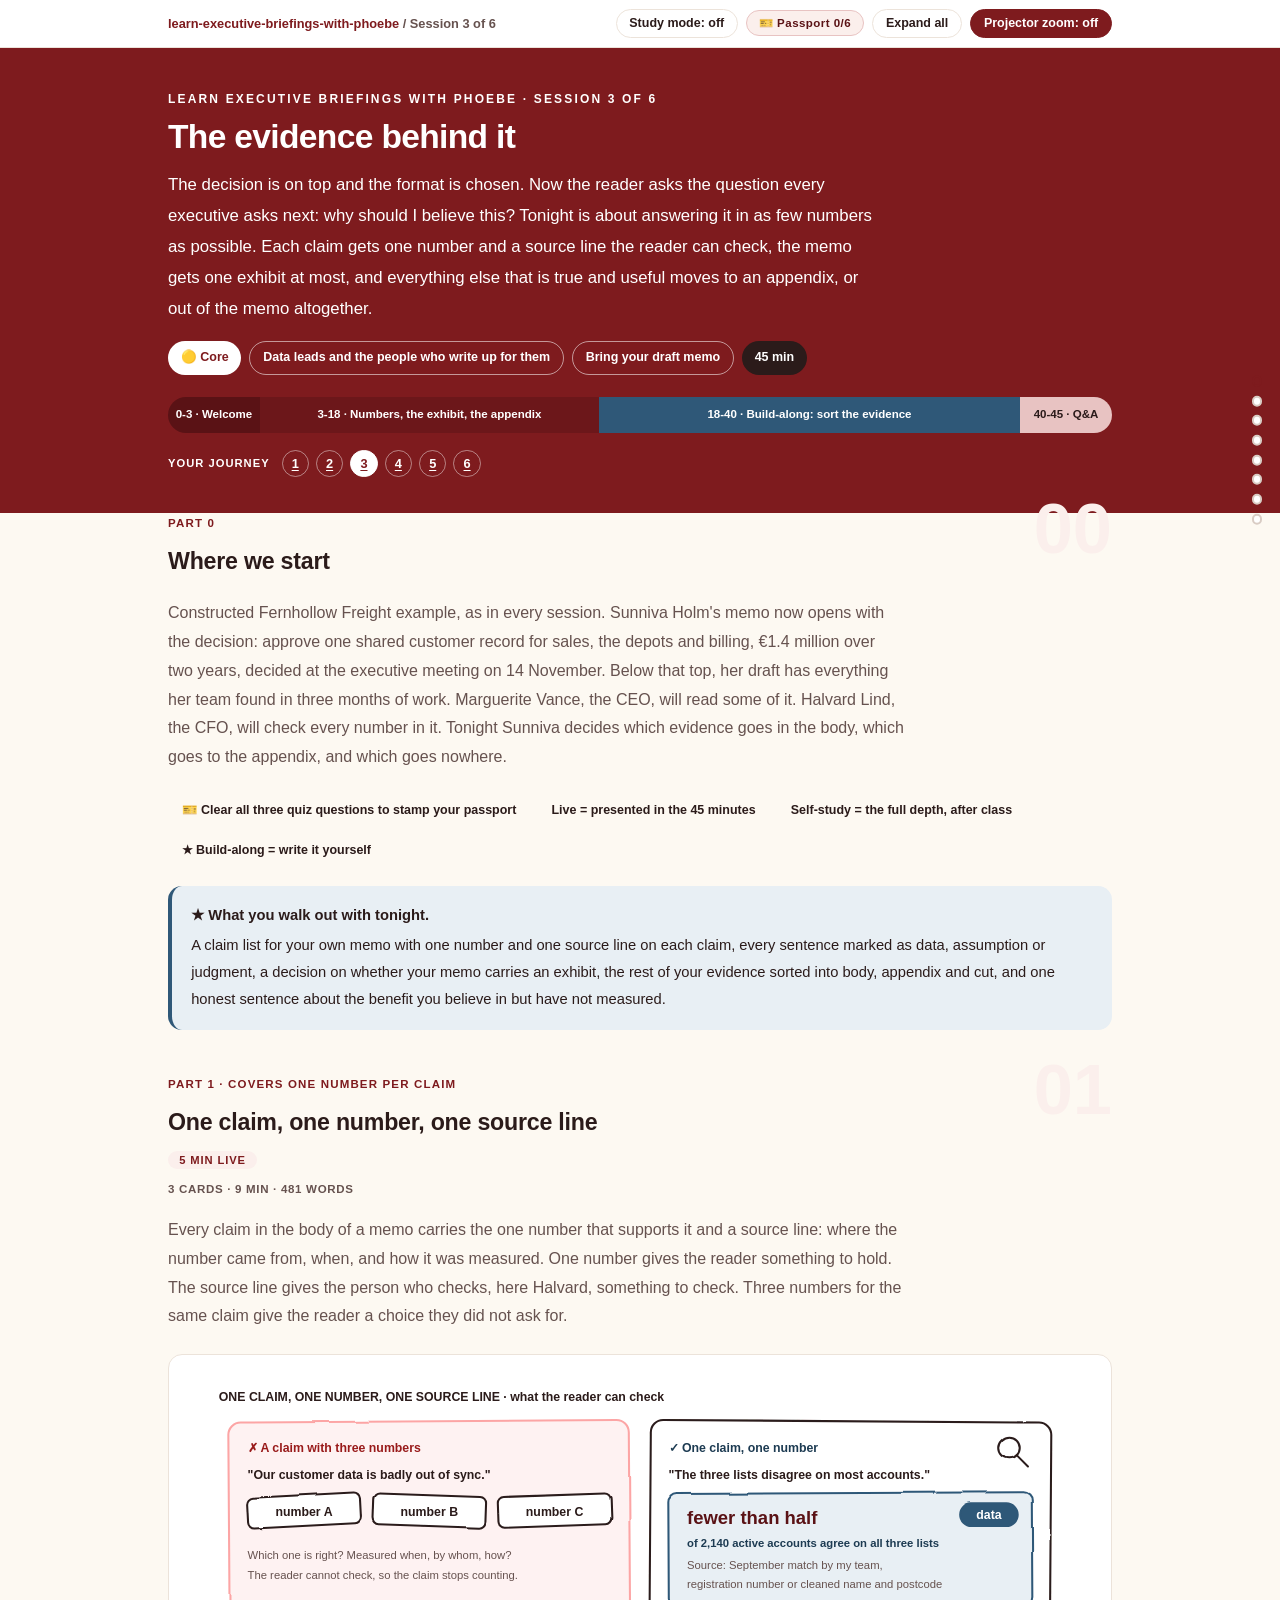
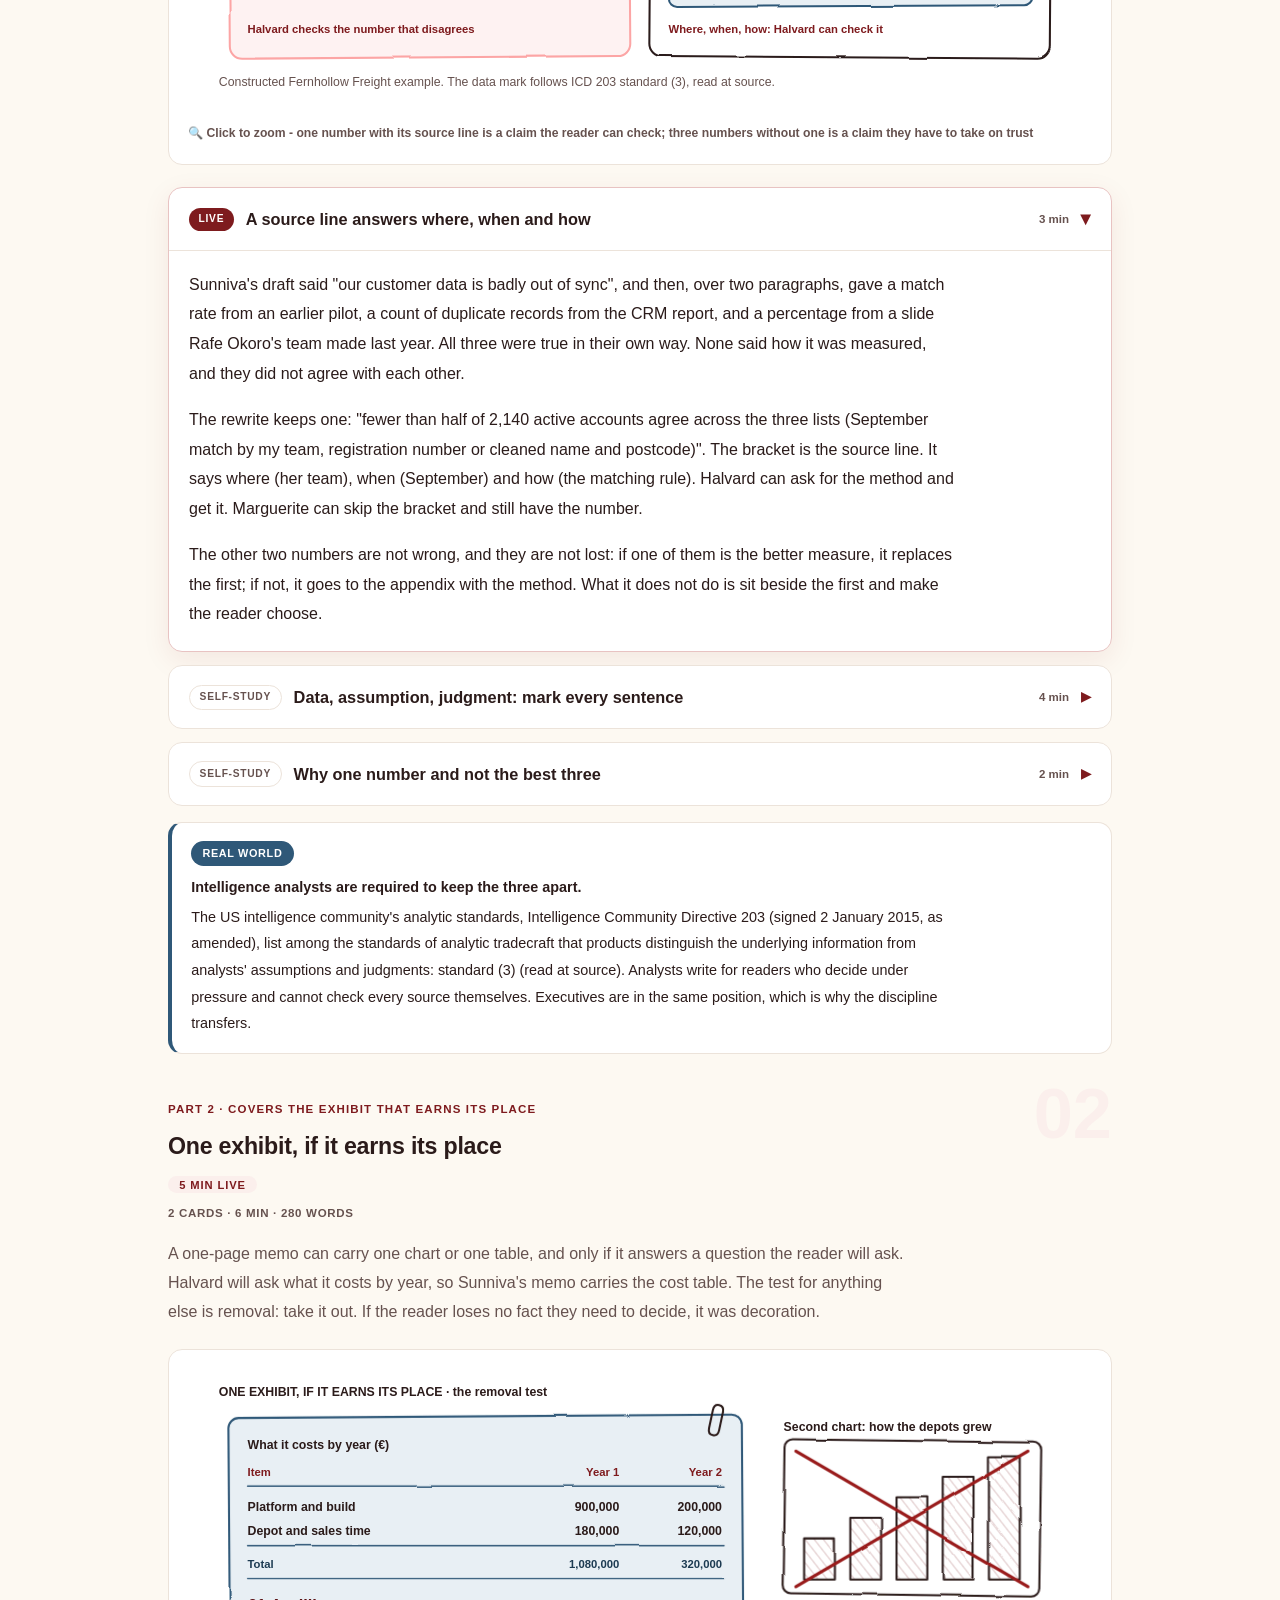
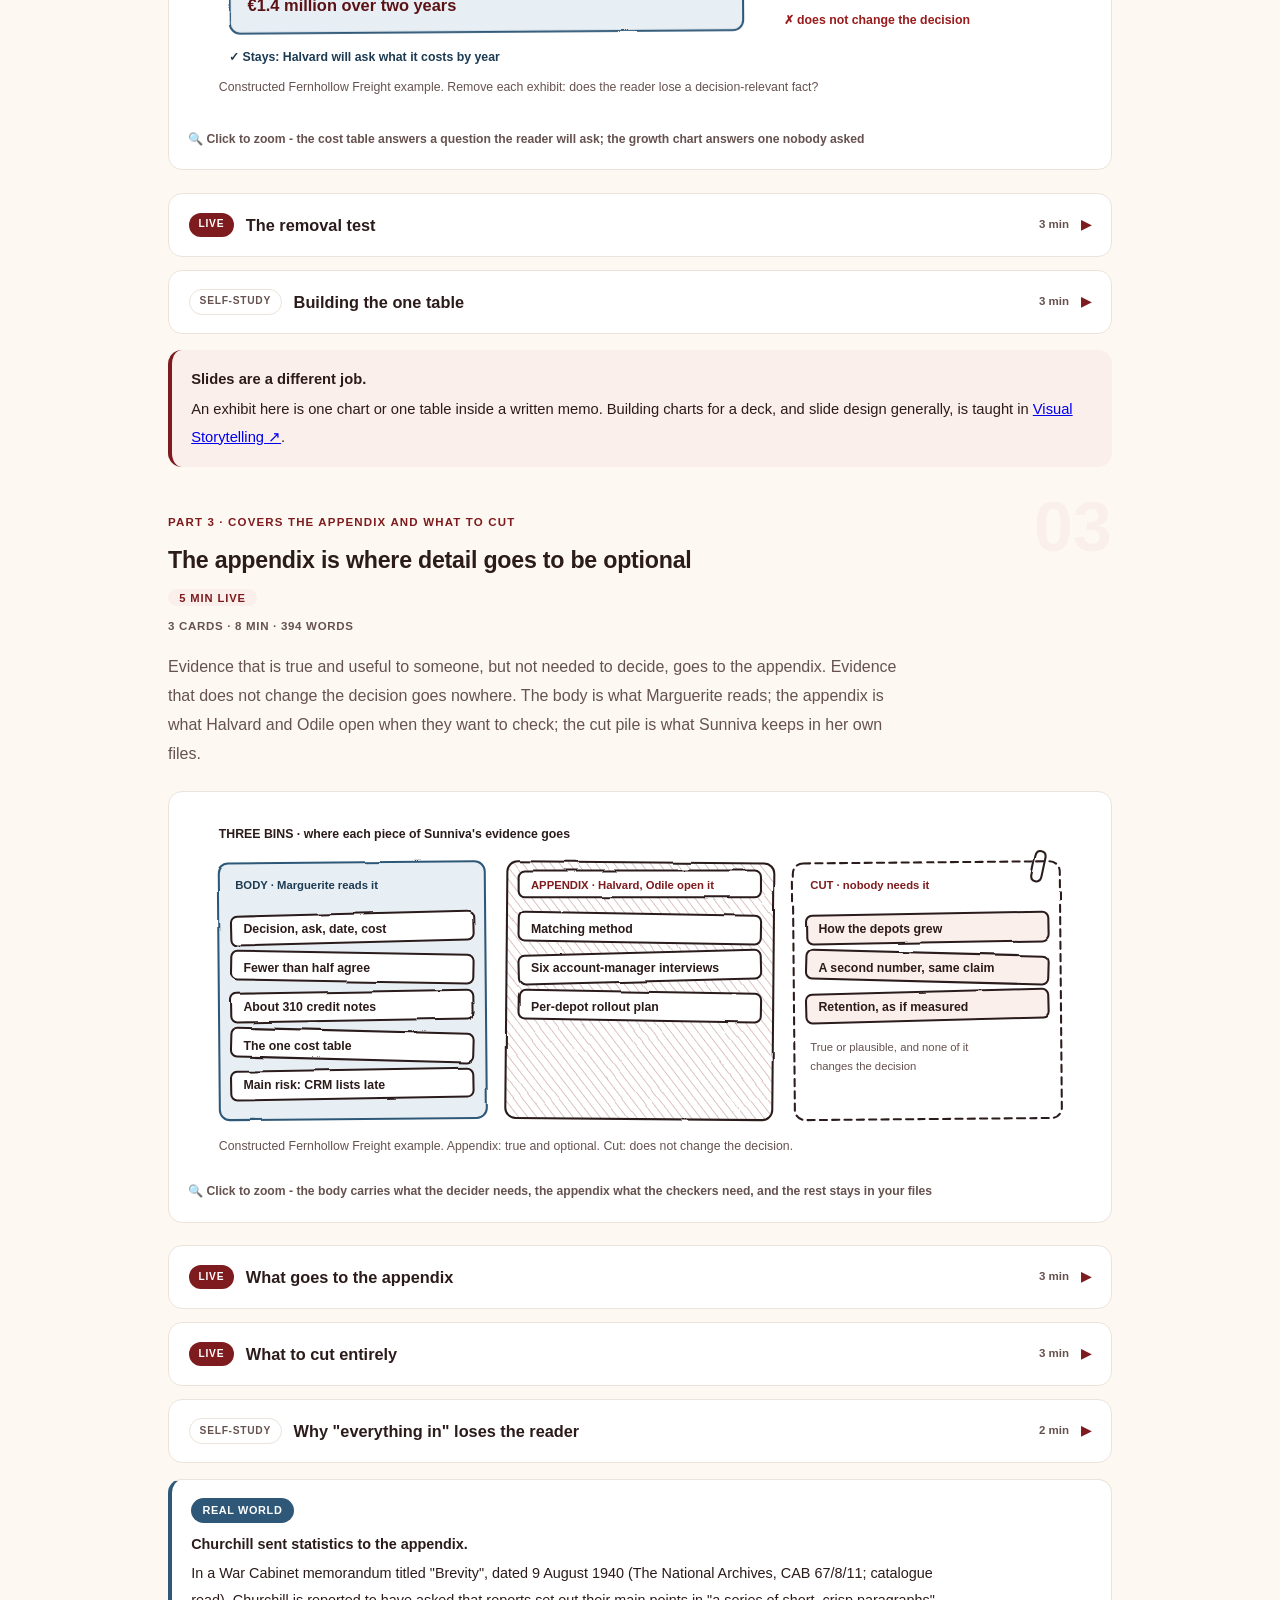
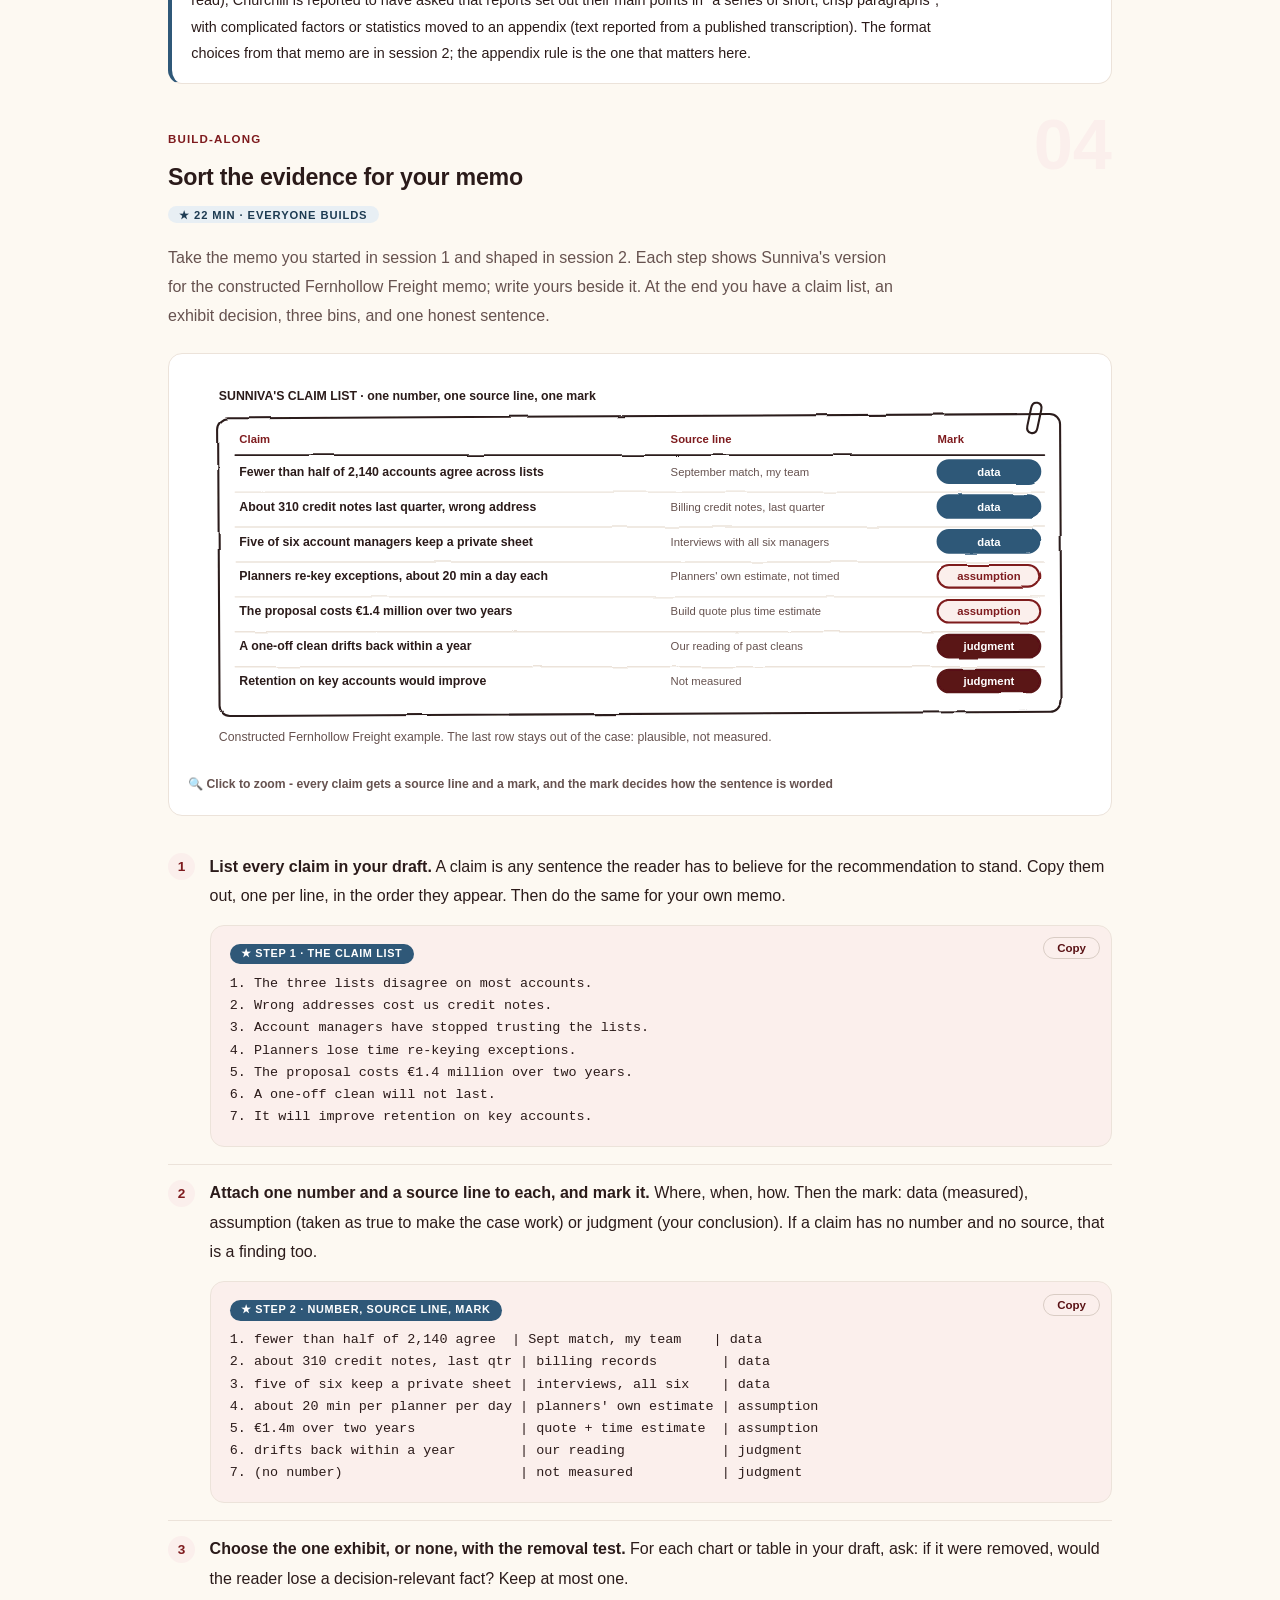
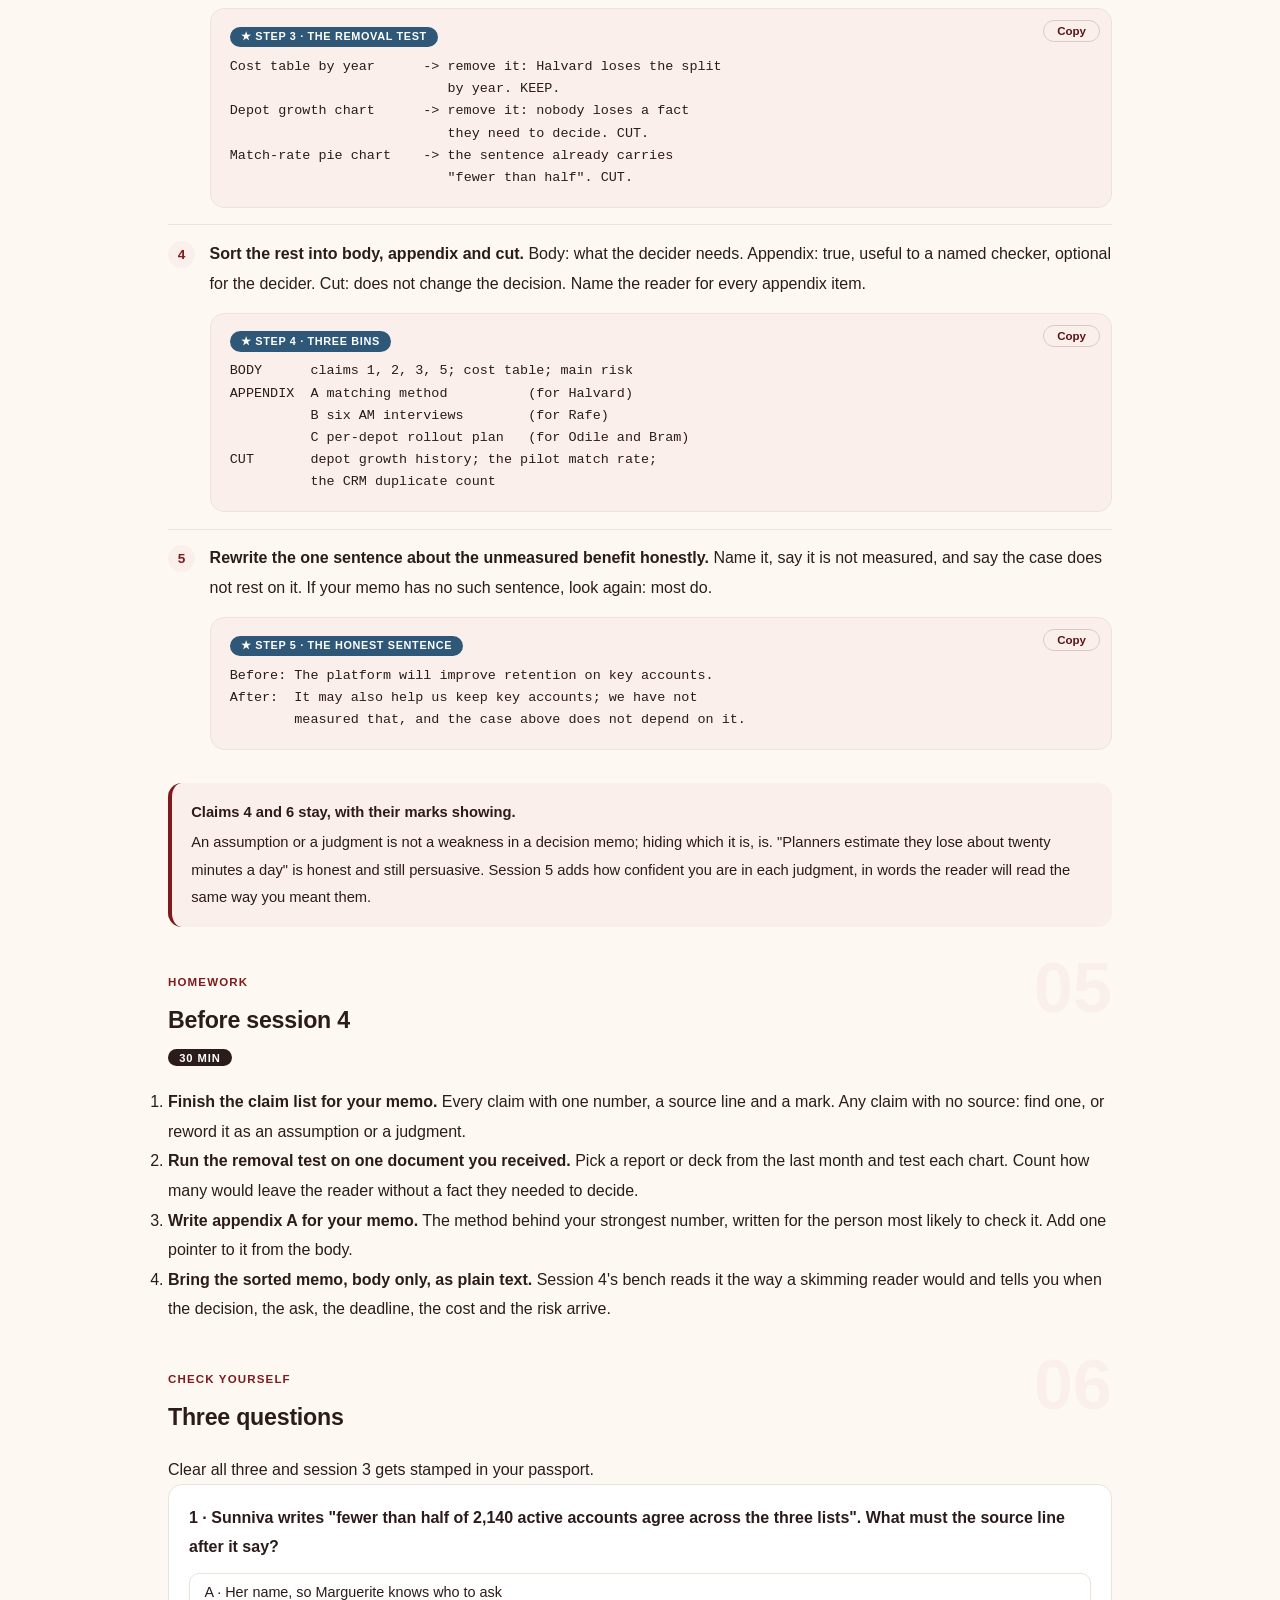
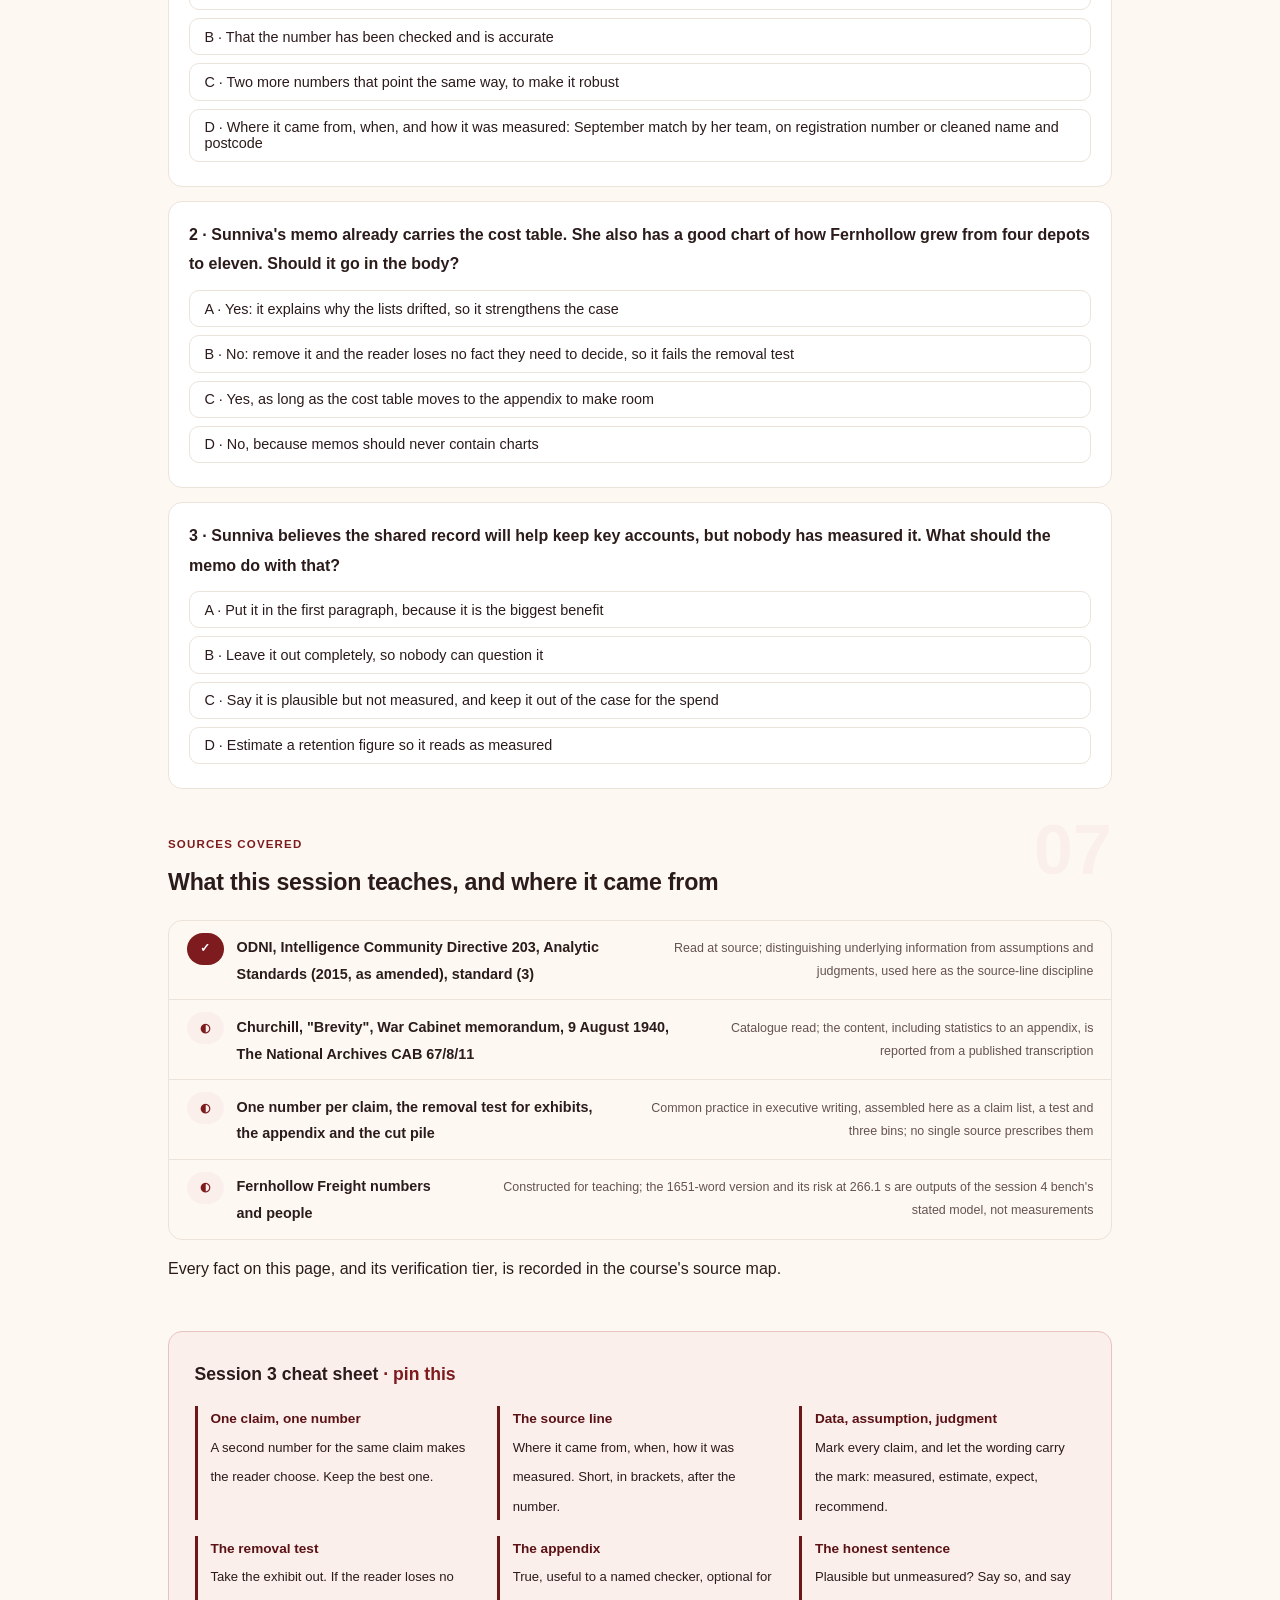
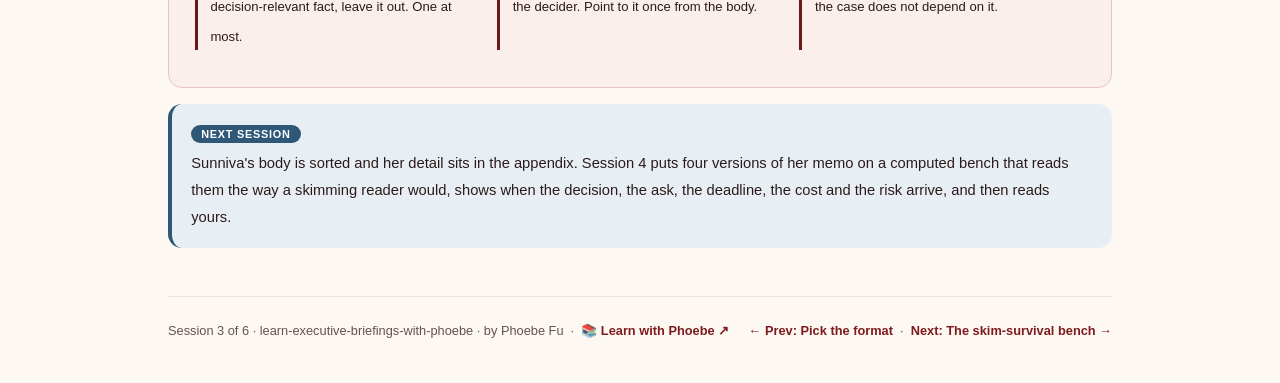
<file: courses/03-the-evidence-behind-it.html>
<!DOCTYPE html>
<html lang="en">
<head>
<meta charset="UTF-8">
<meta name="viewport" content="width=device-width, initial-scale=1.0">
<!-- social:start -->
<meta name="description" content="Session 3 of 6. One claim, one number, one source line; one exhibit only if it earns its place; the appendix as the place detail goes to be optional, and what to cut entirely.">
<meta property="og:type" content="article">
<meta property="og:site_name" content="Learn with Phoebe">
<meta property="og:title" content="The evidence behind it - learn executive briefings with phoebe">
<meta property="og:description" content="Session 3 of 6. Give every claim one number and a source line the reader can check, and move the rest of the detail where it is optional.">
<meta property="og:url" content="https://phoebefu6.github.io/learn-executive-briefings-with-phoebe/courses/03-the-evidence-behind-it.html">
<meta property="og:image" content="https://phoebefu6.github.io/learn-executive-briefings-with-phoebe/assets/og-cover.png">
<meta property="og:image:width" content="1200">
<meta property="og:image:height" content="630">
<meta name="twitter:card" content="summary_large_image">
<meta name="twitter:title" content="The evidence behind it - learn executive briefings with phoebe">
<meta name="twitter:description" content="Session 3 of 6. One number per claim, one exhibit that earns its place, and an appendix for the rest.">
<meta name="twitter:image" content="https://phoebefu6.github.io/learn-executive-briefings-with-phoebe/assets/og-cover.png">
<!-- social:end -->
<title>Session 3 · The evidence behind it - learn executive briefings with phoebe</title>
<link rel="stylesheet" href="../assets/style.css?v=3">
</head>
<body>

<div class="toolbar">
  <div class="wrap">
    <span class="crumb"><a href="../index.html">learn-executive-briefings-with-phoebe</a> / Session 3 of 6</span>
    <button class="btn" id="toggle-all" type="button">Expand all</button>
    <button class="btn primary" id="zoom-toggle" type="button">Projector zoom: off</button>
  </div>
</div>

<header class="masthead">
  <div class="wrap">
    <div class="eyebrow">Learn Executive Briefings with Phoebe · Session 3 of 6</div>
    <h1>The evidence <span class="accent">behind it</span></h1>
    <p class="sub">The decision is on top and the format is chosen. Now the reader asks the question every executive asks next: why should I believe this? Tonight is about answering it in as few numbers as possible. Each claim gets one number and a source line the reader can check, the memo gets one exhibit at most, and everything else that is true and useful moves to an appendix, or out of the memo altogether.</p>
    <div class="chip-row">
      <span class="chip level">🟡 Core</span>
      <span class="chip audience">Data leads and the people who write up for them</span>
      <span class="chip audience">Bring your draft memo</span>
      <span class="chip time">45 min</span>
    </div>
    <div class="agenda">
      <span class="a1" style="flex:1">0-3 · Welcome</span>
      <span class="a2" style="flex:4">3-18 · Numbers, the exhibit, the appendix</span>
      <span class="a3" style="flex:5">18-40 · Build-along: sort the evidence</span>
      <span class="a4" style="flex:1">40-45 · Q&amp;A</span>
    </div>
  </div>
</header>

<main class="wrap">

  <section class="section" id="intro">
    <div class="section-kicker">
      <span class="klabel">Part 0</span>
      <h2>Where we start</h2>
    </div>
    <p class="lede">Constructed Fernhollow Freight example, as in every session. Sunniva Holm's memo now opens with the decision: approve one shared customer record for sales, the depots and billing, €1.4 million over two years, decided at the executive meeting on 14 November. Below that top, her draft has everything her team found in three months of work. Marguerite Vance, the CEO, will read some of it. Halvard Lind, the CFO, will check every number in it. Tonight Sunniva decides which evidence goes in the body, which goes to the appendix, and which goes nowhere.</p>

    <div class="legend">
      <span class="pill">🎫 Clear all three quiz questions to stamp your passport</span>
      <span class="pill">Live = presented in the 45 minutes</span>
      <span class="pill">Self-study = the full depth, after class</span>
      <span class="pill">★ Build-along = write it yourself</span>
    </div>

    <div class="callout win">
      <p><strong>★ What you walk out with tonight.</strong> A claim list for your own memo with one number and one source line on each claim, every sentence marked as data, assumption or judgment, a decision on whether your memo carries an exhibit, the rest of your evidence sorted into body, appendix and cut, and one honest sentence about the benefit you believe in but have not measured.</p>
    </div>
  </section>

  <section class="section" id="part-1">
    <div class="section-kicker">
      <span class="klabel">Part 1 · covers one number per claim</span>
      <h2>One claim, one number, one source line</h2>
      <span class="tag concept">5 min live</span>
    </div>
    <p class="lede">Every claim in the body of a memo carries the one number that supports it and a source line: where the number came from, when, and how it was measured. One number gives the reader something to hold. The source line gives the person who checks, here Halvard, something to check. Three numbers for the same claim give the reader a choice they did not ask for.</p>

    <figure class="zoomable">
      <svg viewBox="0 0 880 330" xmlns="http://www.w3.org/2000/svg" role="img" aria-label="Two claim boxes side by side. Left, wrong way: the claim our customer data is badly out of sync, with three unlabelled numbers A, B and C and no source, so the reader cannot check it. Right, right way: the claim the three lists disagree on most accounts, with one number, fewer than half of 2,140 active accounts agree on all three lists, a source line, September match by my team, registration number or cleaned name and postcode, and a mark saying data.">
        <defs>
          <filter id="e3aSk" x="-3%" y="-3%" width="106%" height="106%"><feTurbulence type="fractalNoise" baseFrequency="0.02" numOctaves="2" seed="53" result="n"/><feDisplacementMap in="SourceGraphic" in2="n" scale="2.4" xChannelSelector="R" yChannelSelector="G"/></filter>
          <marker id="e3aAr" viewBox="0 0 10 10" refX="9" refY="5" markerWidth="8" markerHeight="8" orient="auto"><path d="M1 1 L9 5 L1 9" fill="none" stroke="#2B1B1A" stroke-width="1.6" stroke-linecap="round"/></marker>
        </defs>
        <style>
          .e3aH { font: 800 12px Inter, sans-serif; fill: #2B1B1A; }
          .e3aL { font: 600 12px Inter, sans-serif; fill: #2B1B1A; }
          .e3aS { font: 400 11px Inter, sans-serif; fill: #66524F; }
          .e3aB { font: 800 11px Inter, sans-serif; fill: #1D3B52; }
          .e3aA { font: 700 11px Inter, sans-serif; fill: #7E1B1E; }
          .e3aV { font: 800 18px Inter, sans-serif; fill: #5A1215; }
          .e3aW { font: 800 12px Inter, sans-serif; fill: #FFFFFF; }
          .e3aR { font: 800 12px Inter, sans-serif; fill: #991B1B; }
          .e3aG { font: 800 12px Inter, sans-serif; fill: #1D3B52; }
          .e3aN { font: 400 12px Inter, sans-serif; fill: #66524F; }
        </style>

        <text class="e3aH" x="30" y="26">ONE CLAIM, ONE NUMBER, ONE SOURCE LINE · what the reader can check</text>

        <g filter="url(#e3aSk)" fill="none" stroke="#2B1B1A" stroke-width="2" stroke-linecap="round" stroke-linejoin="round">
          <rect x="40" y="46" width="390" height="230" rx="12" transform="rotate(-0.4 235 161)" fill="#FEF2F2" stroke="#FCA5A5"/>
          <rect x="58" y="118" width="110" height="30" rx="6" transform="rotate(-3 113 133)" fill="#FFFFFF"/>
          <rect x="180" y="118" width="110" height="30" rx="6" transform="rotate(2 235 133)" fill="#FFFFFF"/>
          <rect x="302" y="118" width="110" height="30" rx="6" transform="rotate(-2 357 133)" fill="#FFFFFF"/>
          <rect x="450" y="46" width="390" height="230" rx="12" transform="rotate(0.4 645 161)" fill="#FFFFFF"/>
          <rect x="468" y="116" width="354" height="110" rx="8" transform="rotate(-0.3 645 171)" fill="#E8EFF4" stroke="#2F5878"/>
          <rect x="752" y="126" width="56" height="22" rx="11" fill="#2F5878" stroke="#2F5878"/>
          <circle cx="800" cy="72" r="10"/>
          <path d="M807 79 L818 90"/>
        </g>

        <text class="e3aR" x="58" y="76">✗ A claim with three numbers</text>
        <text class="e3aL" x="58" y="102">"Our customer data is badly out of sync."</text>
        <text class="e3aL" x="113" y="138" text-anchor="middle">number A</text>
        <text class="e3aL" x="235" y="138" text-anchor="middle">number B</text>
        <text class="e3aL" x="357" y="138" text-anchor="middle">number C</text>
        <text class="e3aS" x="58" y="180">Which one is right? Measured when, by whom, how?</text>
        <text class="e3aS" x="58" y="200">The reader cannot check, so the claim stops counting.</text>
        <text class="e3aA" x="58" y="252">Halvard checks the number that disagrees</text>

        <text class="e3aG" x="468" y="76">✓ One claim, one number</text>
        <text class="e3aL" x="468" y="102">"The three lists disagree on most accounts."</text>
        <text class="e3aW" x="780" y="141" text-anchor="middle">data</text>
        <text class="e3aV" x="486" y="146">fewer than half</text>
        <text class="e3aB" x="486" y="168">of 2,140 active accounts agree on all three lists</text>
        <text class="e3aS" x="486" y="190">Source: September match by my team,</text>
        <text class="e3aS" x="486" y="208">registration number or cleaned name and postcode</text>
        <text class="e3aA" x="468" y="252">Where, when, how: Halvard can check it</text>

        <text class="e3aN" x="30" y="304">Constructed Fernhollow Freight example. The data mark follows ICD 203 standard (3), read at source.</text>
      </svg>
      <figcaption>🔍 Click to zoom - one number with its source line is a claim the reader can check; three numbers without one is a claim they have to take on trust</figcaption>
    </figure>

    <details class="card" open>
      <summary><span class="mode live">Live</span>A source line answers where, when and how<span class="mini">3 min</span><span class="caret">▶</span></summary>
      <div class="body">
        <p>Sunniva's draft said "our customer data is badly out of sync", and then, over two paragraphs, gave a match rate from an earlier pilot, a count of duplicate records from the CRM report, and a percentage from a slide Rafe Okoro's team made last year. All three were true in their own way. None said how it was measured, and they did not agree with each other.</p>
        <p>The rewrite keeps one: "fewer than half of 2,140 active accounts agree across the three lists (September match by my team, registration number or cleaned name and postcode)". The bracket is the source line. It says where (her team), when (September) and how (the matching rule). Halvard can ask for the method and get it. Marguerite can skip the bracket and still have the number.</p>
        <p>The other two numbers are not wrong, and they are not lost: if one of them is the better measure, it replaces the first; if not, it goes to the appendix with the method. What it does not do is sit beside the first and make the reader choose.</p>
      </div>
    </details>

    <details class="card">
      <summary><span class="mode self">Self-study</span>Data, assumption, judgment: mark every sentence<span class="mini">4 min</span><span class="caret">▶</span></summary>
      <div class="body">
        <p>A memo mixes three kinds of sentence. Data: something measured, with a source line. Assumption: something taken as true to make the case work, such as a planner's own estimate of time lost or a build quote that has not been tendered. Judgment: what the writer concludes from the first two, such as "a one-off clean will drift back within a year".</p>
        <p>All three belong in a decision memo. The problem is when the reader cannot tell them apart, because then a judgment borrows the weight of the data next to it. The fix is cheap: mark each claim in your working draft, and make the memo's wording carry the mark. "We measured", "we estimate", "we expect" and "I recommend" each tell the reader which kind of sentence they are reading.</p>
        <p>How to say how likely a judgment is, in numbers or in words, is session 5. Why numeric ranges keep the reader's trust better than vague hedges is taught in <a href="https://phoebefu6.github.io/learn-decision-intelligence-with-phoebe/courses/04-uncertainty-you-can-promise.html">Decision Intelligence, Uncertainty you can promise ↗</a>; this session only asks you to say which sentences are which.</p>
      </div>
    </details>

    <details class="card">
      <summary><span class="mode self">Self-study</span>Why one number and not the best three<span class="mini">2 min</span><span class="caret">▶</span></summary>
      <div class="body">
        <p>Writers add numbers to look thorough. Each extra number for the same claim costs the reader something: they have to work out how the numbers relate, and the one that disagrees becomes the thing Halvard asks about in the meeting, instead of the decision. One number with a source line is a stronger claim than three without, because it can be checked.</p>
        <p>Different claims can each have their number. The credit notes (about 310 last quarter for wrong-address deliveries) support a different claim from the match rate (what the mismatch costs, not how big it is). Five of six account managers keeping a private spreadsheet supports a third (people have stopped trusting the lists). Three claims, three numbers, three source lines.</p>
      </div>
    </details>

    <div class="callout example">
      <span class="ex-pill">Real world</span>
      <p><strong>Intelligence analysts are required to keep the three apart.</strong> The US intelligence community's analytic standards, Intelligence Community Directive 203 (signed 2 January 2015, as amended), list among the standards of analytic tradecraft that products distinguish the underlying information from analysts' assumptions and judgments: standard (3) (read at source). Analysts write for readers who decide under pressure and cannot check every source themselves. Executives are in the same position, which is why the discipline transfers.</p>
    </div>
  </section>

  <section class="section" id="part-2">
    <div class="section-kicker">
      <span class="klabel">Part 2 · covers the exhibit that earns its place</span>
      <h2>One exhibit, if it earns its place</h2>
      <span class="tag concept">5 min live</span>
    </div>
    <p class="lede">A one-page memo can carry one chart or one table, and only if it answers a question the reader will ask. Halvard will ask what it costs by year, so Sunniva's memo carries the cost table. The test for anything else is removal: take it out. If the reader loses no fact they need to decide, it was decoration.</p>

    <figure class="zoomable">
      <svg viewBox="0 0 880 340" xmlns="http://www.w3.org/2000/svg" role="img" aria-label="Left, the one exhibit that stays: a cost table by year. Platform and build 900,000 euros in year 1 and 200,000 in year 2; depot and sales time 180,000 and 120,000; totals 1,080,000 and 320,000; 1.4 million euros over two years. Right, a second chart of how the depots grew, struck through, labelled does not change the decision.">
        <defs>
          <filter id="e3bSk" x="-3%" y="-3%" width="106%" height="106%"><feTurbulence type="fractalNoise" baseFrequency="0.02" numOctaves="2" seed="61" result="n"/><feDisplacementMap in="SourceGraphic" in2="n" scale="2.4" xChannelSelector="R" yChannelSelector="G"/></filter>
          <pattern id="e3bHc" patternUnits="userSpaceOnUse" width="7" height="7" patternTransform="rotate(-38)"><line x1="0" y1="0" x2="0" y2="7" stroke="#7E1B1E" stroke-width="1" opacity=".5"/></pattern>
        </defs>
        <style>
          .e3bH { font: 800 12px Inter, sans-serif; fill: #2B1B1A; }
          .e3bL { font: 600 12px Inter, sans-serif; fill: #2B1B1A; }
          .e3bS { font: 400 11px Inter, sans-serif; fill: #66524F; }
          .e3bB { font: 800 11px Inter, sans-serif; fill: #1D3B52; }
          .e3bA { font: 700 11px Inter, sans-serif; fill: #7E1B1E; }
          .e3bV { font: 800 16px Inter, sans-serif; fill: #5A1215; }
          .e3bR { font: 800 12px Inter, sans-serif; fill: #991B1B; }
          .e3bG { font: 800 12px Inter, sans-serif; fill: #1D3B52; }
          .e3bN { font: 400 12px Inter, sans-serif; fill: #66524F; }
        </style>

        <text class="e3bH" x="30" y="26">ONE EXHIBIT, IF IT EARNS ITS PLACE · the removal test</text>

        <g filter="url(#e3bSk)" fill="none" stroke="#2B1B1A" stroke-width="2" stroke-linecap="round" stroke-linejoin="round">
          <rect x="40" y="46" width="500" height="210" rx="10" transform="rotate(-0.4 290 151)" fill="#E8EFF4" stroke="#2F5878"/>
          <path d="M58 114 L522 114" stroke="#2F5878" stroke-width="1.4"/>
          <path d="M58 172 L522 172" stroke="#2F5878" stroke-width="1.4"/>
          <path d="M58 204 L522 204" stroke="#2F5878" stroke-width="1.4"/>
          <path d="M0 18 L0 4 Q0 -2 5 -2 Q10 -2 10 4 L10 22 Q10 28 5 28 Q0 28 0 22 L0 8" transform="translate(512 36) rotate(12)"/>
          <rect x="580" y="70" width="250" height="150" rx="8" transform="rotate(0.8 705 145)" fill="#FFFFFF"/>
          <rect x="600" y="165" width="30" height="40" fill="url(#e3bHc)"/>
          <rect x="645" y="145" width="30" height="60" fill="url(#e3bHc)"/>
          <rect x="690" y="125" width="30" height="80" fill="url(#e3bHc)"/>
          <rect x="735" y="105" width="30" height="100" fill="url(#e3bHc)"/>
          <rect x="780" y="85" width="30" height="120" fill="url(#e3bHc)"/>
          <path data-strike="1" d="M592 80 L818 212" stroke="#991B1B" stroke-width="3"/>
          <path data-strike="1" d="M818 80 L592 212" stroke="#991B1B" stroke-width="3"/>
        </g>

        <text class="e3bH" x="58" y="78">What it costs by year (€)</text>
        <text class="e3bA" x="58" y="104">Item</text>
        <text class="e3bA" x="420" y="104" text-anchor="end">Year 1</text>
        <text class="e3bA" x="520" y="104" text-anchor="end">Year 2</text>
        <text class="e3bL" x="58" y="138">Platform and build</text>
        <text class="e3bL" x="420" y="138" text-anchor="end">900,000</text>
        <text class="e3bL" x="520" y="138" text-anchor="end">200,000</text>
        <text class="e3bL" x="58" y="162">Depot and sales time</text>
        <text class="e3bL" x="420" y="162" text-anchor="end">180,000</text>
        <text class="e3bL" x="520" y="162" text-anchor="end">120,000</text>
        <text class="e3bB" x="58" y="194">Total</text>
        <text class="e3bB" x="420" y="194" text-anchor="end">1,080,000</text>
        <text class="e3bB" x="520" y="194" text-anchor="end">320,000</text>
        <text class="e3bV" x="58" y="236">€1.4 million over two years</text>

        <text class="e3bL" x="580" y="60">Second chart: how the depots grew</text>
        <text class="e3bR" x="580" y="248">✗ does not change the decision</text>
        <text class="e3bG" x="40" y="284">✓ Stays: Halvard will ask what it costs by year</text>

        <text class="e3bN" x="30" y="314">Constructed Fernhollow Freight example. Remove each exhibit: does the reader lose a decision-relevant fact?</text>
      </svg>
      <figcaption>🔍 Click to zoom - the cost table answers a question the reader will ask; the growth chart answers one nobody asked</figcaption>
    </figure>

    <details class="card">
      <summary><span class="mode live">Live</span>The removal test<span class="mini">3 min</span><span class="caret">▶</span></summary>
      <div class="body">
        <p>Sunniva's draft had two charts. One showed how Fernhollow grew from four depots to eleven, which is why the three lists drifted apart. The other was the cost table. Run the test on each. Remove the growth chart: Marguerite still knows the decision, the cost, the deadline and the risk, and she lived through the growth herself. Remove the cost table: Halvard has a total with no split, and his first question in the meeting will be the one the table answered.</p>
        <p>So the table stays and the chart goes. The test is not "is it interesting?" or "did it take work?" but "would the reader lose a decision-relevant fact?". Most second charts fail it, and many first ones do too. A memo with no exhibit is fine when the numbers fit in sentences.</p>
      </div>
    </details>

    <details class="card">
      <summary><span class="mode self">Self-study</span>Building the one table<span class="mini">3 min</span><span class="caret">▶</span></summary>
      <div class="body">
        <p>Sunniva's table has two rows of cost and a total, split by year: platform and build €900,000 then €200,000; depot and sales time €180,000 then €120,000; €1.4 million over two years. All of it is constructed for teaching. Three choices make it work for the reader. The rows are the cost lines Halvard will recognise from a budget, not the project's work packages. The years are columns, because the question is "by year". The total is in the body text too, so Marguerite never has to read the table to know the cost.</p>
        <p>The table also shows something a sentence would bury: depot and sales time is real money, €300,000 across the two years, and it is the cost most proposals leave out. Halvard checks whether the people cost is there; Odile Mercer checks whether her depots' time has been counted. One small table answers both.</p>
      </div>
    </details>

    <div class="callout tip">
      <p><strong>Slides are a different job.</strong> An exhibit here is one chart or one table inside a written memo. Building charts for a deck, and slide design generally, is taught in <a href="https://phoebefu6.github.io/learn-visual-storytelling-with-phoebe/">Visual Storytelling ↗</a>.</p>
    </div>
  </section>

  <section class="section" id="part-3">
    <div class="section-kicker">
      <span class="klabel">Part 3 · covers the appendix and what to cut</span>
      <h2>The appendix is where detail goes to be optional</h2>
      <span class="tag concept">5 min live</span>
    </div>
    <p class="lede">Evidence that is true and useful to someone, but not needed to decide, goes to the appendix. Evidence that does not change the decision goes nowhere. The body is what Marguerite reads; the appendix is what Halvard and Odile open when they want to check; the cut pile is what Sunniva keeps in her own files.</p>

    <figure class="zoomable">
      <svg viewBox="0 0 880 350" xmlns="http://www.w3.org/2000/svg" role="img" aria-label="Three bins. Body, which Marguerite reads: decision, ask, date and cost; fewer than half agree; about 310 credit notes; the one cost table; main risk, CRM lists late. Appendix, which Halvard and Odile open: matching method; six account-manager interviews; per-depot rollout plan. Cut, which nobody reads: how the depots grew; a second number for the same claim; retention presented as if measured.">
        <defs>
          <filter id="e3cSk" x="-3%" y="-3%" width="106%" height="106%"><feTurbulence type="fractalNoise" baseFrequency="0.02" numOctaves="2" seed="67" result="n"/><feDisplacementMap in="SourceGraphic" in2="n" scale="2.4" xChannelSelector="R" yChannelSelector="G"/></filter>
          <pattern id="e3cHc" patternUnits="userSpaceOnUse" width="7" height="7" patternTransform="rotate(-38)"><line x1="0" y1="0" x2="0" y2="7" stroke="#7E1B1E" stroke-width="1" opacity=".5"/></pattern>
        </defs>
        <style>
          .e3cH { font: 800 12px Inter, sans-serif; fill: #2B1B1A; }
          .e3cL { font: 600 12px Inter, sans-serif; fill: #2B1B1A; }
          .e3cS { font: 400 11px Inter, sans-serif; fill: #66524F; }
          .e3cB { font: 800 11px Inter, sans-serif; fill: #1D3B52; }
          .e3cA { font: 700 11px Inter, sans-serif; fill: #7E1B1E; }
          .e3cN { font: 400 12px Inter, sans-serif; fill: #66524F; }
        </style>

        <text class="e3cH" x="30" y="26">THREE BINS · where each piece of Sunniva's evidence goes</text>

        <g filter="url(#e3cSk)" fill="none" stroke="#2B1B1A" stroke-width="2" stroke-linecap="round" stroke-linejoin="round">
          <rect x="30" y="50" width="260" height="250" rx="10" transform="rotate(-0.5 160 175)" fill="#E8EFF4" stroke="#2F5878"/>
          <rect x="310" y="50" width="260" height="250" rx="10" transform="rotate(0.5 440 175)" fill="url(#e3cHc)"/>
          <rect x="590" y="50" width="260" height="250" rx="10" transform="rotate(-0.5 720 175)" fill="#FFFFFF" stroke-dasharray="7 5"/>
          <rect x="322" y="58" width="236" height="26" rx="6" fill="#FFFFFF"/>

          <rect x="42" y="100" width="236" height="28" rx="6" transform="rotate(-1.5 160 114)" fill="#FFFFFF"/>
          <rect x="42" y="138" width="236" height="28" rx="6" transform="rotate(1 160 152)" fill="#FFFFFF"/>
          <rect x="42" y="176" width="236" height="28" rx="6" transform="rotate(-1 160 190)" fill="#FFFFFF"/>
          <rect x="42" y="214" width="236" height="28" rx="6" transform="rotate(1.5 160 228)" fill="#FFFFFF"/>
          <rect x="42" y="252" width="236" height="28" rx="6" transform="rotate(-1 160 266)" fill="#FFFFFF"/>

          <rect x="322" y="100" width="236" height="28" rx="6" transform="rotate(1 440 114)" fill="#FFFFFF"/>
          <rect x="322" y="138" width="236" height="28" rx="6" transform="rotate(-1.5 440 152)" fill="#FFFFFF"/>
          <rect x="322" y="176" width="236" height="28" rx="6" transform="rotate(1 440 190)" fill="#FFFFFF"/>

          <rect x="602" y="100" width="236" height="28" rx="6" transform="rotate(-1 720 114)" fill="#FBEFEC"/>
          <rect x="602" y="138" width="236" height="28" rx="6" transform="rotate(1.5 720 152)" fill="#FBEFEC"/>
          <rect x="602" y="176" width="236" height="28" rx="6" transform="rotate(-1.5 720 190)" fill="#FBEFEC"/>
          <path d="M0 18 L0 4 Q0 -2 5 -2 Q10 -2 10 4 L10 22 Q10 28 5 28 Q0 28 0 22 L0 8" transform="translate(826 40) rotate(12)"/>
        </g>

        <text class="e3cB" x="46" y="76">BODY · Marguerite reads it</text>
        <text class="e3cA" x="334" y="76">APPENDIX · Halvard, Odile open it</text>
        <text class="e3cA" x="606" y="76">CUT · nobody needs it</text>

        <text class="e3cL" x="54" y="119">Decision, ask, date, cost</text>
        <text class="e3cL" x="54" y="157">Fewer than half agree</text>
        <text class="e3cL" x="54" y="195">About 310 credit notes</text>
        <text class="e3cL" x="54" y="233">The one cost table</text>
        <text class="e3cL" x="54" y="271">Main risk: CRM lists late</text>

        <text class="e3cL" x="334" y="119">Matching method</text>
        <text class="e3cL" x="334" y="157">Six account-manager interviews</text>
        <text class="e3cL" x="334" y="195">Per-depot rollout plan</text>

        <text class="e3cL" x="614" y="119">How the depots grew</text>
        <text class="e3cL" x="614" y="157">A second number, same claim</text>
        <text class="e3cL" x="614" y="195">Retention, as if measured</text>
        <text class="e3cS" x="606" y="234">True or plausible, and none of it</text>
        <text class="e3cS" x="606" y="252">changes the decision</text>

        <text class="e3cN" x="30" y="330">Constructed Fernhollow Freight example. Appendix: true and optional. Cut: does not change the decision.</text>
      </svg>
      <figcaption>🔍 Click to zoom - the body carries what the decider needs, the appendix what the checkers need, and the rest stays in your files</figcaption>
    </figure>

    <details class="card">
      <summary><span class="mode live">Live</span>What goes to the appendix<span class="mini">3 min</span><span class="caret">▶</span></summary>
      <div class="body">
        <p>The appendix test is "true, useful to someone named, and optional for the decider". Sunniva's matching method (registration number first, then cleaned name and postcode) is what Halvard will want if he doubts "fewer than half". The six account-manager interviews are what Rafe Okoro will want if he doubts that five of six keep a private spreadsheet. The per-depot rollout plan is what Odile and Bram Tully, the depot planning manager, will read line by line. Marguerite needs none of it to decide, and all of it needs to exist.</p>
        <p>Point to the appendix from the body, once, at the claim it supports: "method in appendix A". That keeps the source line short and tells the checker where to go. An appendix nobody can find from the body is a second memo.</p>
      </div>
    </details>

    <details class="card">
      <summary><span class="mode live">Live</span>What to cut entirely<span class="mini">3 min</span><span class="caret">▶</span></summary>
      <div class="body">
        <p>Three kinds of material leave the memo altogether. History that does not change the decision: how the depots grew is why the lists drifted, and Marguerite knows it. A second number for the same claim: Part 1 already chose one. And the unmeasured benefit dressed up as measured.</p>
        <p>Sunniva believes one shared record will help Fernhollow keep its key accounts, because wrong deliveries annoy customers. That is plausible. Nobody has measured it. Her draft said "will improve retention on key accounts", which reads as a finding. The honest version names it and keeps it out of the case: "It may also help us keep key accounts; we have not measured that, and the case above does not depend on it." Halvard will find the unmeasured claim if it is dressed as measured, and once he finds one, he doubts the rest.</p>
      </div>
    </details>

    <details class="card">
      <summary><span class="mode self">Self-study</span>Why "everything in" loses the reader<span class="mini">2 min</span><span class="caret">▶</span></summary>
      <div class="body">
        <p>Session 4's bench has a version of Sunniva's memo with all of this left in: background, method, interviews, options, the rollout plan, lessons from earlier attempts. It is 1651 words, accurate, and opens with the recommendation. On the bench, at default settings, a skimming reader reaches its risk at 266.1 seconds, past four minutes. The seconds come from a stated model of a skimming reader, not a measurement, and session 4 shows how they move when you change its assumptions.</p>
        <p>The lesson is not "shorter is always better". It is that every paragraph of true, optional detail in the body pushes the parts the decider needs further down the page. The appendix lets you keep the detail without paying that price.</p>
      </div>
    </details>

    <div class="callout example">
      <span class="ex-pill">Real world</span>
      <p><strong>Churchill sent statistics to the appendix.</strong> In a War Cabinet memorandum titled "Brevity", dated 9 August 1940 (The National Archives, CAB 67/8/11; catalogue read), Churchill is reported to have asked that reports set out their main points in "a series of short, crisp paragraphs", with complicated factors or statistics moved to an appendix (text reported from a published transcription). The format choices from that memo are in session 2; the appendix rule is the one that matters here.</p>
    </div>
  </section>

  <section class="section" id="demo-1">
    <div class="section-kicker">
      <span class="klabel">Build-along</span>
      <h2>Sort the evidence for your memo</h2>
      <span class="tag demo">★ 22 min · everyone builds</span>
    </div>
    <p class="lede">Take the memo you started in session 1 and shaped in session 2. Each step shows Sunniva's version for the constructed Fernhollow Freight memo; write yours beside it. At the end you have a claim list, an exhibit decision, three bins, and one honest sentence.</p>

    <figure class="zoomable">
      <svg viewBox="0 0 880 380" xmlns="http://www.w3.org/2000/svg" role="img" aria-label="Sunniva's claim list as a table of seven rows, each with a source line and a mark. Fewer than half of 2,140 accounts agree, September match by my team, data. About 310 credit notes last quarter, billing credit notes, data. Five of six account managers keep a private spreadsheet, interviews, data. Planners re-key exceptions about 20 minutes a day, planners' own estimate, assumption. 1.4 million euros over two years, build quote plus time estimate, assumption. A one-off clean drifts back within a year, our reading of past cleans, judgment. Retention on key accounts would improve, not measured, judgment, kept out of the case.">
        <defs>
          <filter id="e3dSk" x="-3%" y="-3%" width="106%" height="106%"><feTurbulence type="fractalNoise" baseFrequency="0.02" numOctaves="2" seed="71" result="n"/><feDisplacementMap in="SourceGraphic" in2="n" scale="2.4" xChannelSelector="R" yChannelSelector="G"/></filter>
        </defs>
        <style>
          .e3dH { font: 800 12px Inter, sans-serif; fill: #2B1B1A; }
          .e3dL { font: 600 12px Inter, sans-serif; fill: #2B1B1A; }
          .e3dS { font: 400 11px Inter, sans-serif; fill: #66524F; }
          .e3dA { font: 700 11px Inter, sans-serif; fill: #7E1B1E; }
          .e3dW { font: 800 11px Inter, sans-serif; fill: #FFFFFF; }
          .e3dN { font: 400 12px Inter, sans-serif; fill: #66524F; }
        </style>

        <text class="e3dH" x="30" y="26">SUNNIVA'S CLAIM LIST · one number, one source line, one mark</text>

        <g filter="url(#e3dSk)" fill="none" stroke="#2B1B1A" stroke-width="2" stroke-linecap="round" stroke-linejoin="round">
          <rect x="30" y="42" width="820" height="290" rx="10" transform="rotate(-0.3 440 187)" fill="#FFFFFF"/>
          <path d="M46 80 L834 80" stroke="#2B1B1A" stroke-width="1.6"/>
          <path d="M46 116 L834 116 M46 150 L834 150 M46 184 L834 184 M46 218 L834 218 M46 252 L834 252 M46 286 L834 286" stroke="#ECE3DA" stroke-width="1.4"/>
          <rect x="730" y="85" width="100" height="22" rx="11" fill="#2F5878" stroke="#2F5878"/>
          <rect x="730" y="119" width="100" height="22" rx="11" fill="#2F5878" stroke="#2F5878"/>
          <rect x="730" y="153" width="100" height="22" rx="11" fill="#2F5878" stroke="#2F5878"/>
          <rect x="730" y="187" width="100" height="22" rx="11" fill="#FBEFEC" stroke="#7E1B1E"/>
          <rect x="730" y="221" width="100" height="22" rx="11" fill="#FBEFEC" stroke="#7E1B1E"/>
          <rect x="730" y="255" width="100" height="22" rx="11" fill="#5A1215" stroke="#5A1215"/>
          <rect x="730" y="289" width="100" height="22" rx="11" fill="#5A1215" stroke="#5A1215"/>
          <path d="M0 18 L0 4 Q0 -2 5 -2 Q10 -2 10 4 L10 22 Q10 28 5 28 Q0 28 0 22 L0 8" transform="translate(822 30) rotate(12)"/>
        </g>

        <text class="e3dA" x="50" y="68">Claim</text>
        <text class="e3dA" x="470" y="68">Source line</text>
        <text class="e3dA" x="730" y="68">Mark</text>

        <text class="e3dL" x="50" y="100">Fewer than half of 2,140 accounts agree across lists</text>
        <text class="e3dS" x="470" y="100">September match, my team</text>
        <text class="e3dW" x="780" y="100" text-anchor="middle">data</text>

        <text class="e3dL" x="50" y="134">About 310 credit notes last quarter, wrong address</text>
        <text class="e3dS" x="470" y="134">Billing credit notes, last quarter</text>
        <text class="e3dW" x="780" y="134" text-anchor="middle">data</text>

        <text class="e3dL" x="50" y="168">Five of six account managers keep a private sheet</text>
        <text class="e3dS" x="470" y="168">Interviews with all six managers</text>
        <text class="e3dW" x="780" y="168" text-anchor="middle">data</text>

        <text class="e3dL" x="50" y="202">Planners re-key exceptions, about 20 min a day each</text>
        <text class="e3dS" x="470" y="202">Planners' own estimate, not timed</text>
        <text class="e3dA" x="780" y="202" text-anchor="middle">assumption</text>

        <text class="e3dL" x="50" y="236">The proposal costs €1.4 million over two years</text>
        <text class="e3dS" x="470" y="236">Build quote plus time estimate</text>
        <text class="e3dA" x="780" y="236" text-anchor="middle">assumption</text>

        <text class="e3dL" x="50" y="270">A one-off clean drifts back within a year</text>
        <text class="e3dS" x="470" y="270">Our reading of past cleans</text>
        <text class="e3dW" x="780" y="270" text-anchor="middle">judgment</text>

        <text class="e3dL" x="50" y="304">Retention on key accounts would improve</text>
        <text class="e3dS" x="470" y="304">Not measured</text>
        <text class="e3dW" x="780" y="304" text-anchor="middle">judgment</text>

        <text class="e3dN" x="30" y="358">Constructed Fernhollow Freight example. The last row stays out of the case: plausible, not measured.</text>
      </svg>
      <figcaption>🔍 Click to zoom - every claim gets a source line and a mark, and the mark decides how the sentence is worded</figcaption>
    </figure>

    <div class="steps">
      <div class="step">
        <p><strong>List every claim in your draft.</strong> A claim is any sentence the reader has to believe for the recommendation to stand. Copy them out, one per line, in the order they appear. Then do the same for your own memo.</p>
        <div class="prompt-box good"><span class="label">★ Step 1 · the claim list</span>1. The three lists disagree on most accounts.
2. Wrong addresses cost us credit notes.
3. Account managers have stopped trusting the lists.
4. Planners lose time re-keying exceptions.
5. The proposal costs €1.4 million over two years.
6. A one-off clean will not last.
7. It will improve retention on key accounts.</div>
      </div>
      <div class="step">
        <p><strong>Attach one number and a source line to each, and mark it.</strong> Where, when, how. Then the mark: data (measured), assumption (taken as true to make the case work) or judgment (your conclusion). If a claim has no number and no source, that is a finding too.</p>
        <div class="prompt-box good"><span class="label">★ Step 2 · number, source line, mark</span>1. fewer than half of 2,140 agree  | Sept match, my team    | data
2. about 310 credit notes, last qtr | billing records        | data
3. five of six keep a private sheet | interviews, all six    | data
4. about 20 min per planner per day | planners' own estimate | assumption
5. €1.4m over two years             | quote + time estimate  | assumption
6. drifts back within a year        | our reading            | judgment
7. (no number)                      | not measured           | judgment</div>
      </div>
      <div class="step">
        <p><strong>Choose the one exhibit, or none, with the removal test.</strong> For each chart or table in your draft, ask: if it were removed, would the reader lose a decision-relevant fact? Keep at most one.</p>
        <div class="prompt-box good"><span class="label">★ Step 3 · the removal test</span>Cost table by year      -&gt; remove it: Halvard loses the split
                           by year. KEEP.
Depot growth chart      -&gt; remove it: nobody loses a fact
                           they need to decide. CUT.
Match-rate pie chart    -&gt; the sentence already carries
                           "fewer than half". CUT.</div>
      </div>
      <div class="step">
        <p><strong>Sort the rest into body, appendix and cut.</strong> Body: what the decider needs. Appendix: true, useful to a named checker, optional for the decider. Cut: does not change the decision. Name the reader for every appendix item.</p>
        <div class="prompt-box good"><span class="label">★ Step 4 · three bins</span>BODY      claims 1, 2, 3, 5; cost table; main risk
APPENDIX  A matching method          (for Halvard)
          B six AM interviews        (for Rafe)
          C per-depot rollout plan   (for Odile and Bram)
CUT       depot growth history; the pilot match rate;
          the CRM duplicate count</div>
      </div>
      <div class="step">
        <p><strong>Rewrite the one sentence about the unmeasured benefit honestly.</strong> Name it, say it is not measured, and say the case does not rest on it. If your memo has no such sentence, look again: most do.</p>
        <div class="prompt-box good"><span class="label">★ Step 5 · the honest sentence</span>Before: The platform will improve retention on key accounts.
After:  It may also help us keep key accounts; we have not
        measured that, and the case above does not depend on it.</div>
      </div>
    </div>

    <div class="callout tip">
      <p><strong>Claims 4 and 6 stay, with their marks showing.</strong> An assumption or a judgment is not a weakness in a decision memo; hiding which it is, is. "Planners estimate they lose about twenty minutes a day" is honest and still persuasive. Session 5 adds how confident you are in each judgment, in words the reader will read the same way you meant them.</p>
    </div>
  </section>

  <section class="section" id="exercise">
    <div class="section-kicker">
      <span class="klabel">Homework</span>
      <h2>Before session 4</h2>
      <span class="tag exercise">30 min</span>
    </div>
    <ol>
      <li><strong>Finish the claim list for your memo.</strong> Every claim with one number, a source line and a mark. Any claim with no source: find one, or reword it as an assumption or a judgment.</li>
      <li><strong>Run the removal test on one document you received.</strong> Pick a report or deck from the last month and test each chart. Count how many would leave the reader without a fact they needed to decide.</li>
      <li><strong>Write appendix A for your memo.</strong> The method behind your strongest number, written for the person most likely to check it. Add one pointer to it from the body.</li>
      <li><strong>Bring the sorted memo, body only, as plain text.</strong> Session 4's bench reads it the way a skimming reader would and tells you when the decision, the ask, the deadline, the cost and the risk arrive.</li>
    </ol>
  </section>

  <section class="section" id="quiz">
    <div class="section-kicker">
      <span class="klabel">Check yourself</span>
      <h2>Three questions</h2>
    </div>
    <p>Clear all three and session 3 gets stamped in your passport.</p>

    <div class="quiz-q" data-answer="3">
      <p class="qtext">1 · Sunniva writes "fewer than half of 2,140 active accounts agree across the three lists". What must the source line after it say?</p>
      <button class="qopt" type="button">A · Her name, so Marguerite knows who to ask</button>
      <button class="qopt" type="button">B · That the number has been checked and is accurate</button>
      <button class="qopt" type="button">C · Two more numbers that point the same way, to make it robust</button>
      <button class="qopt" type="button">D · Where it came from, when, and how it was measured: September match by her team, on registration number or cleaned name and postcode</button>
      <p class="qwhy">A source line lets the checker check: where, when, how. A says who but not how; B is a claim about the number rather than a source for it; C adds competing numbers the reader then has to reconcile. The full method goes to the appendix, with one pointer from the body.</p>
    </div>

    <div class="quiz-q" data-answer="1">
      <p class="qtext">2 · Sunniva's memo already carries the cost table. She also has a good chart of how Fernhollow grew from four depots to eleven. Should it go in the body?</p>
      <button class="qopt" type="button">A · Yes: it explains why the lists drifted, so it strengthens the case</button>
      <button class="qopt" type="button">B · No: remove it and the reader loses no fact they need to decide, so it fails the removal test</button>
      <button class="qopt" type="button">C · Yes, as long as the cost table moves to the appendix to make room</button>
      <button class="qopt" type="button">D · No, because memos should never contain charts</button>
      <p class="qwhy">The removal test asks whether the reader would lose a decision-relevant fact. Marguerite knows the company grew; the chart changes nothing she decides. The cost table stays because Halvard will ask what it costs by year. D is too strong: one exhibit is fine when it earns its place.</p>
    </div>

    <div class="quiz-q" data-answer="2">
      <p class="qtext">3 · Sunniva believes the shared record will help keep key accounts, but nobody has measured it. What should the memo do with that?</p>
      <button class="qopt" type="button">A · Put it in the first paragraph, because it is the biggest benefit</button>
      <button class="qopt" type="button">B · Leave it out completely, so nobody can question it</button>
      <button class="qopt" type="button">C · Say it is plausible but not measured, and keep it out of the case for the spend</button>
      <button class="qopt" type="button">D · Estimate a retention figure so it reads as measured</button>
      <p class="qwhy">An unmeasured benefit dressed as measured is the claim Halvard finds first, and it costs the rest of the memo his trust. C names it honestly and makes clear the case does not rest on it. B loses a real consideration; D invents a number.</p>
    </div>

    <p class="quiz-score"></p>
  </section>

  <section class="section" id="official">
    <div class="section-kicker">
      <span class="klabel">Sources covered</span>
      <h2>What this session teaches, and where it came from</h2>
    </div>
    <div class="covered">
      <div class="covered-row"><span class="status pill solid">✓</span><span class="name">ODNI, Intelligence Community Directive 203, Analytic Standards (2015, as amended), standard (3)</span><span class="note">Read at source; distinguishing underlying information from assumptions and judgments, used here as the source-line discipline</span></div>
      <div class="covered-row"><span class="status pill light">◐</span><span class="name">Churchill, "Brevity", War Cabinet memorandum, 9 August 1940, The National Archives CAB 67/8/11</span><span class="note">Catalogue read; the content, including statistics to an appendix, is reported from a published transcription</span></div>
      <div class="covered-row"><span class="status pill light">◐</span><span class="name">One number per claim, the removal test for exhibits, the appendix and the cut pile</span><span class="note">Common practice in executive writing, assembled here as a claim list, a test and three bins; no single source prescribes them</span></div>
      <div class="covered-row"><span class="status pill light">◐</span><span class="name">Fernhollow Freight numbers and people</span><span class="note">Constructed for teaching; the 1651-word version and its risk at 266.1 s are outputs of the session 4 bench's stated model, not measurements</span></div>
    </div>
    <p class="mono" style="margin-top:14px">Every fact on this page, and its verification tier, is recorded in the course's source map.</p>
  </section>

  <section class="cheat" id="cheatsheet">
    <h3>Session 3 cheat sheet <span>· pin this</span></h3>
    <div class="grid-2">
      <div class="cheat-item"><b>One claim, one number</b><span>A second number for the same claim makes the reader choose. Keep the best one.</span></div>
      <div class="cheat-item"><b>The source line</b><span>Where it came from, when, how it was measured. Short, in brackets, after the number.</span></div>
      <div class="cheat-item"><b>Data, assumption, judgment</b><span>Mark every claim, and let the wording carry the mark: measured, estimate, expect, recommend.</span></div>
      <div class="cheat-item"><b>The removal test</b><span>Take the exhibit out. If the reader loses no decision-relevant fact, leave it out. One at most.</span></div>
      <div class="cheat-item"><b>The appendix</b><span>True, useful to a named checker, optional for the decider. Point to it once from the body.</span></div>
      <div class="cheat-item"><b>The honest sentence</b><span>Plausible but unmeasured? Say so, and say the case does not depend on it.</span></div>
    </div>
  </section>

  <div class="callout next">
    <span class="nx-pill">Next session</span>
    <p>Sunniva's body is sorted and her detail sits in the appendix. Session 4 puts four versions of her memo on a computed bench that reads them the way a skimming reader would, shows when the decision, the ask, the deadline, the cost and the risk arrive, and then reads yours.</p>
  </div>

  <footer class="pagefoot">
    <span>Session 3 of 6 · learn-executive-briefings-with-phoebe · by Phoebe Fu &nbsp;·&nbsp; 📚 <a href="https://phoebefu6.github.io/learn-with-phoebe/">Learn with Phoebe ↗</a></span>
    <span><a href="02-pick-the-format.html">← Prev: Pick the format</a> &nbsp;·&nbsp; <a href="04-the-skim-survival-bench.html">Next: The skim-survival bench →</a></span>
  </footer>

</main>

<script src="../assets/app.js?v=2"></script>
</body>
</html>
</file>
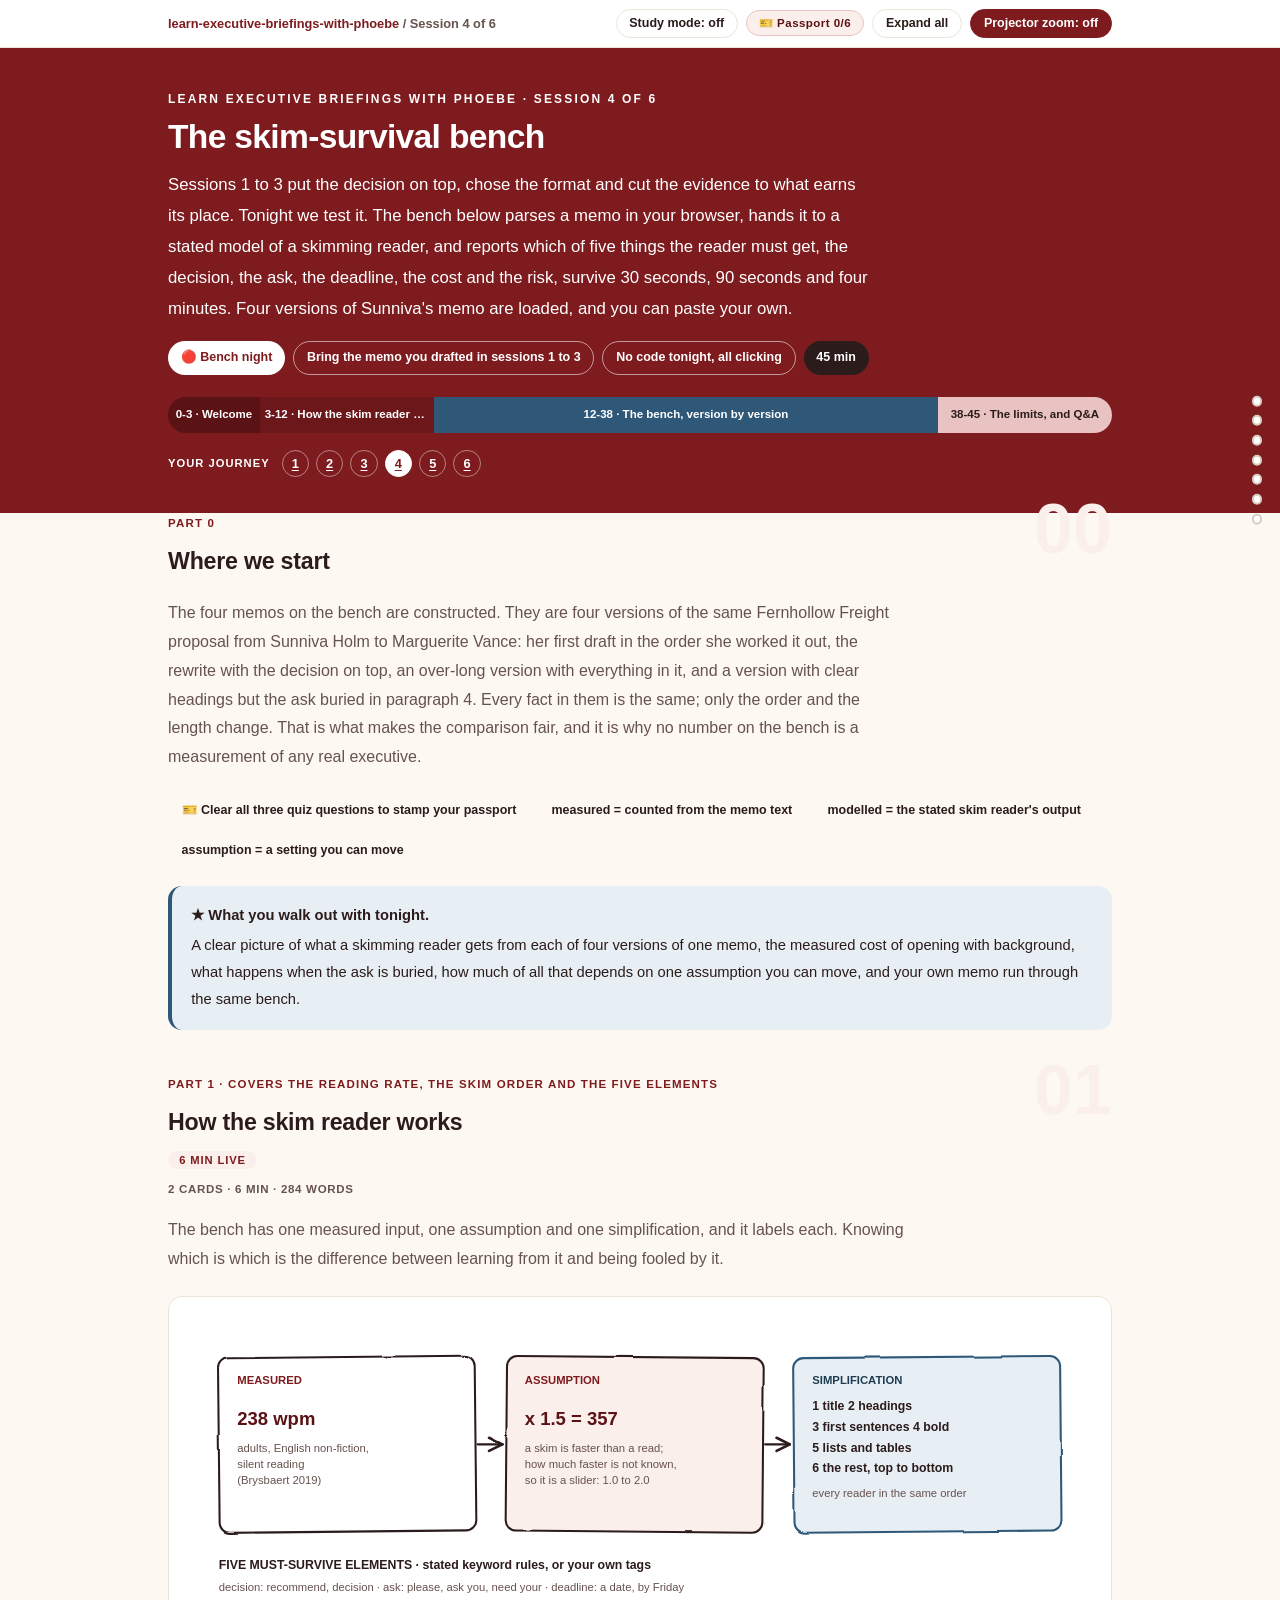
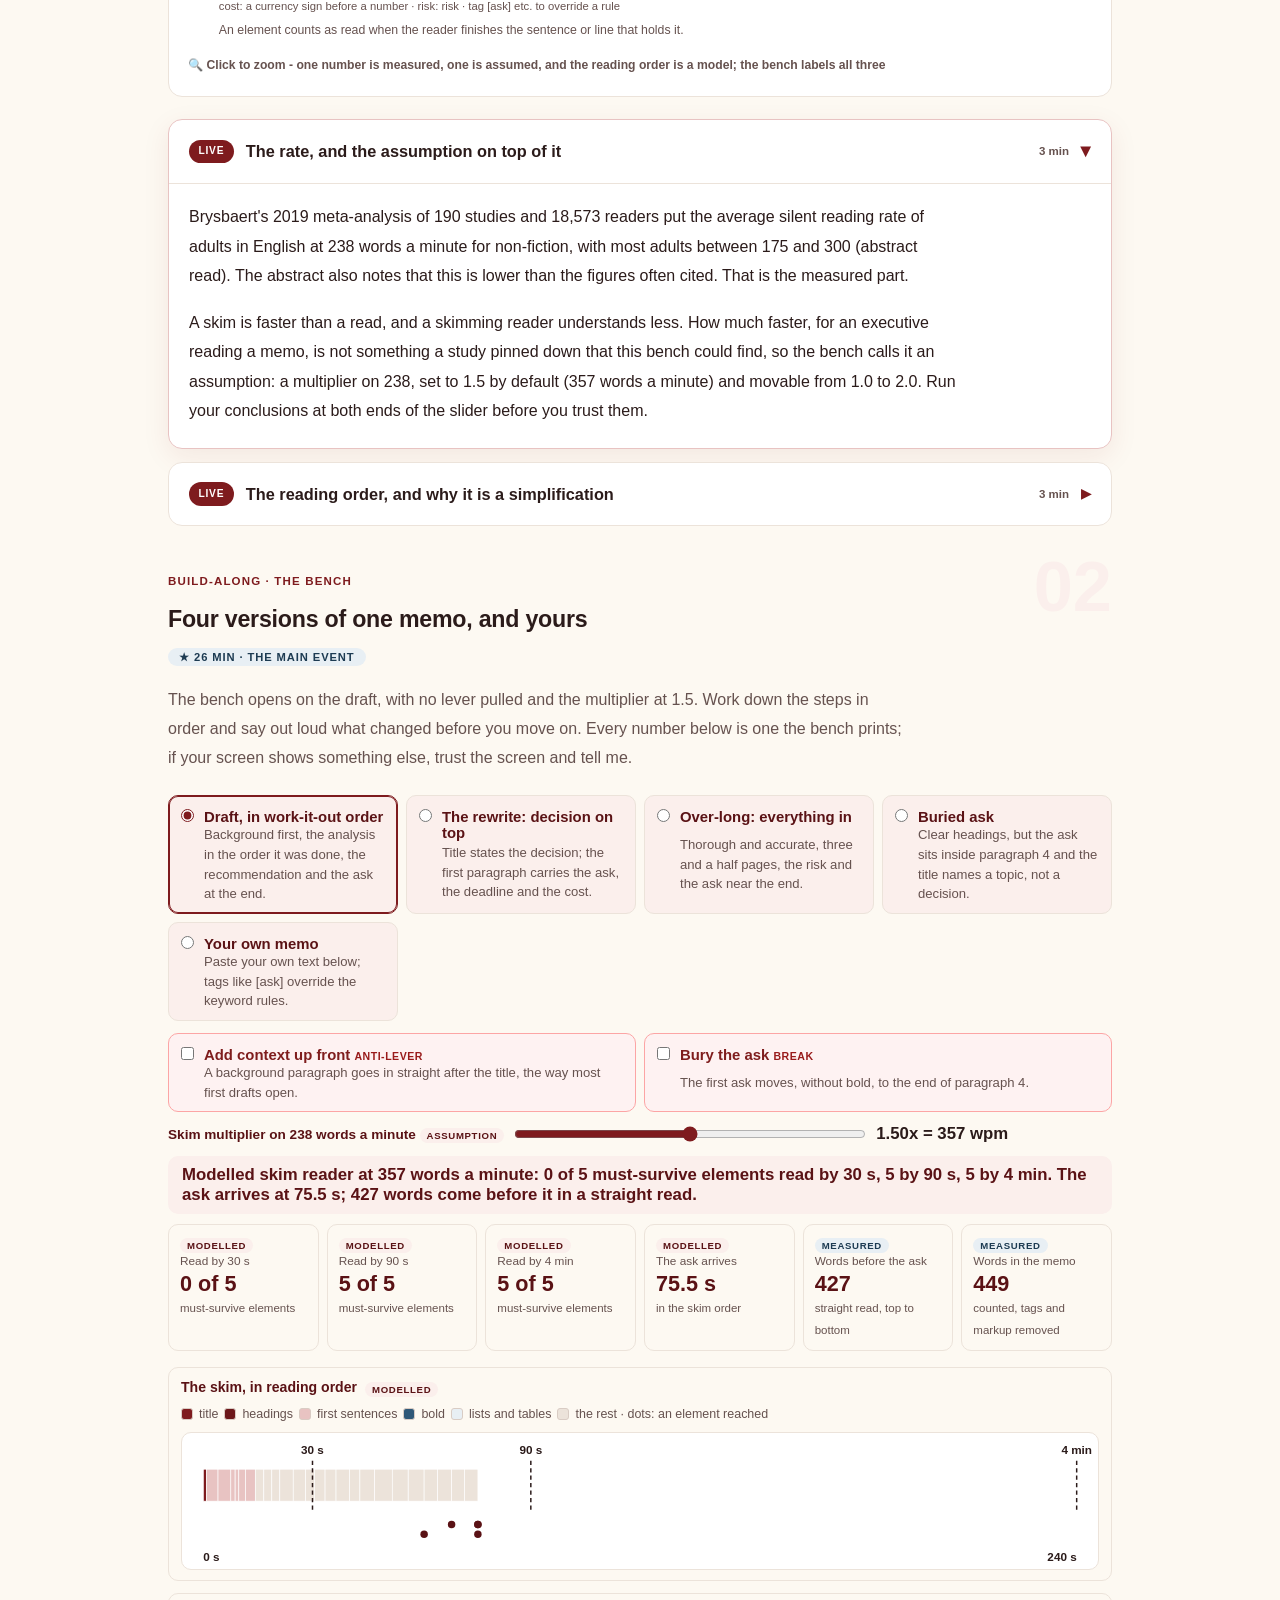
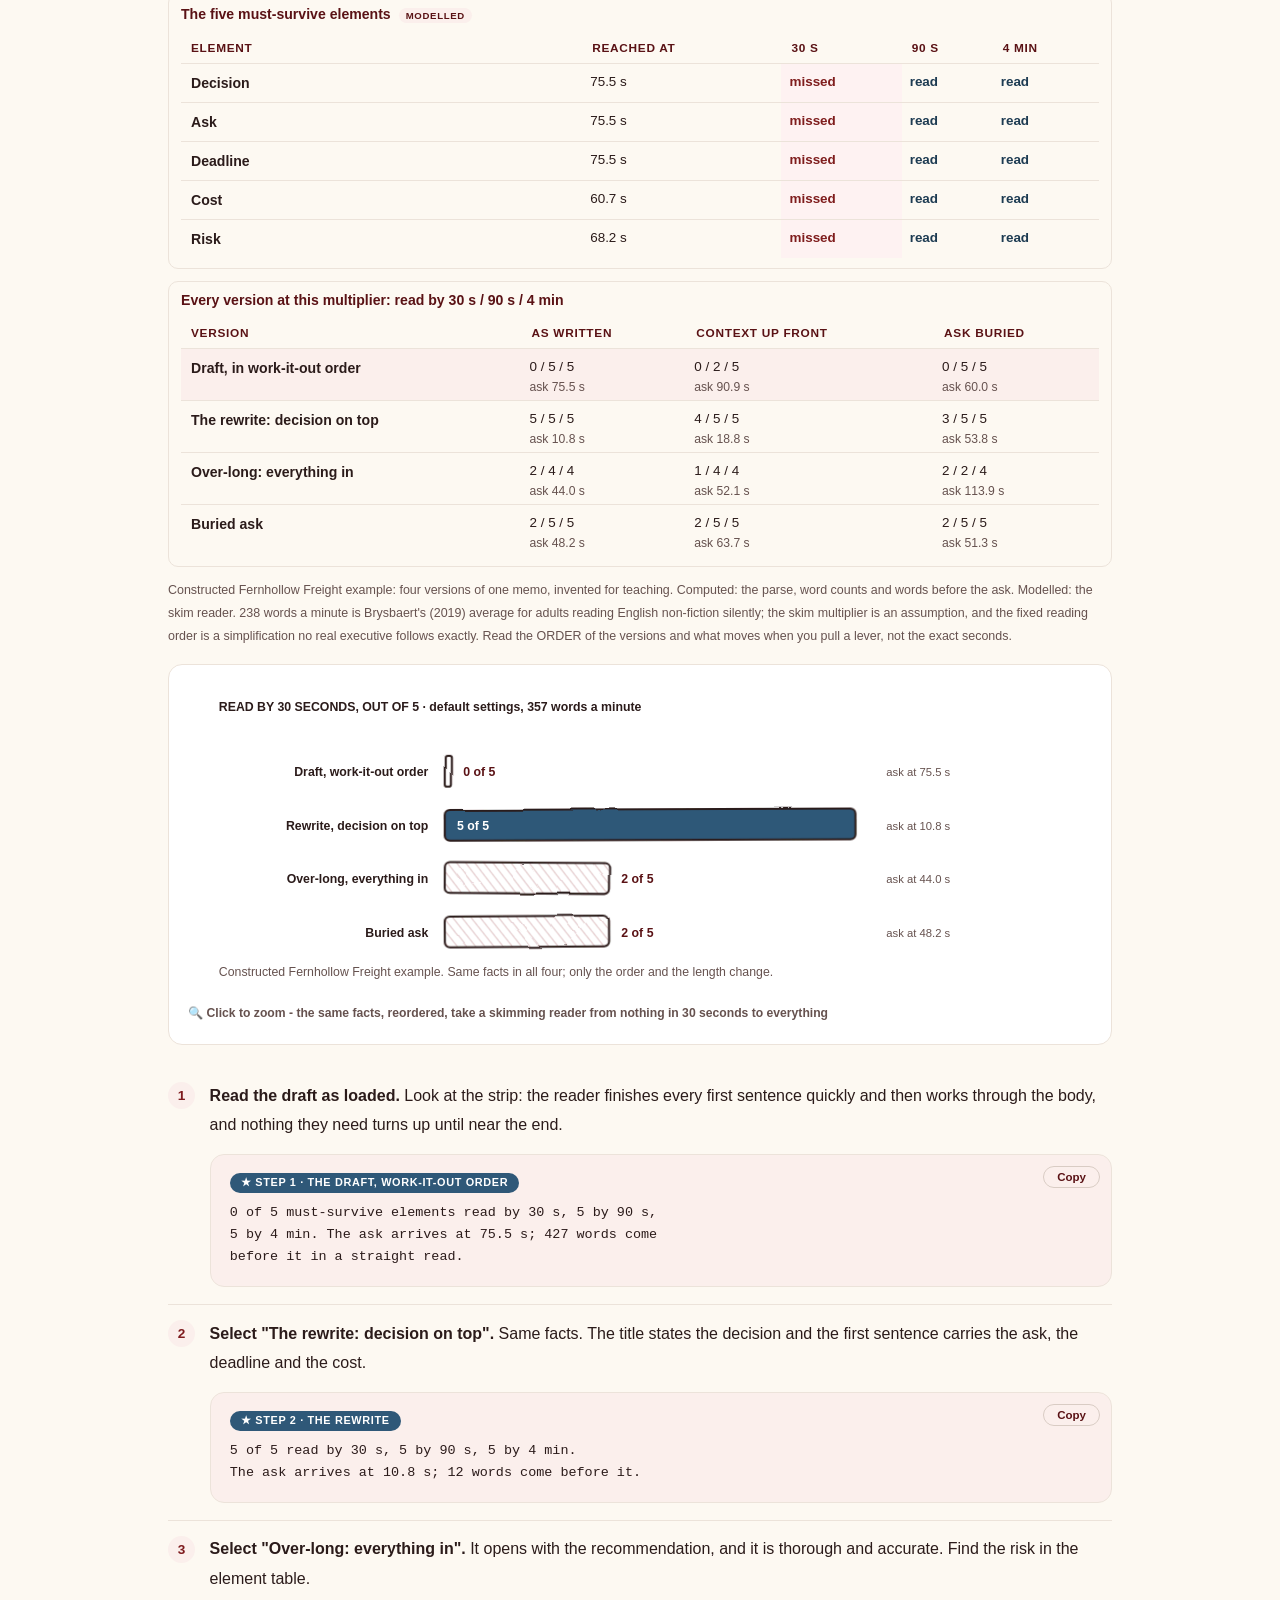
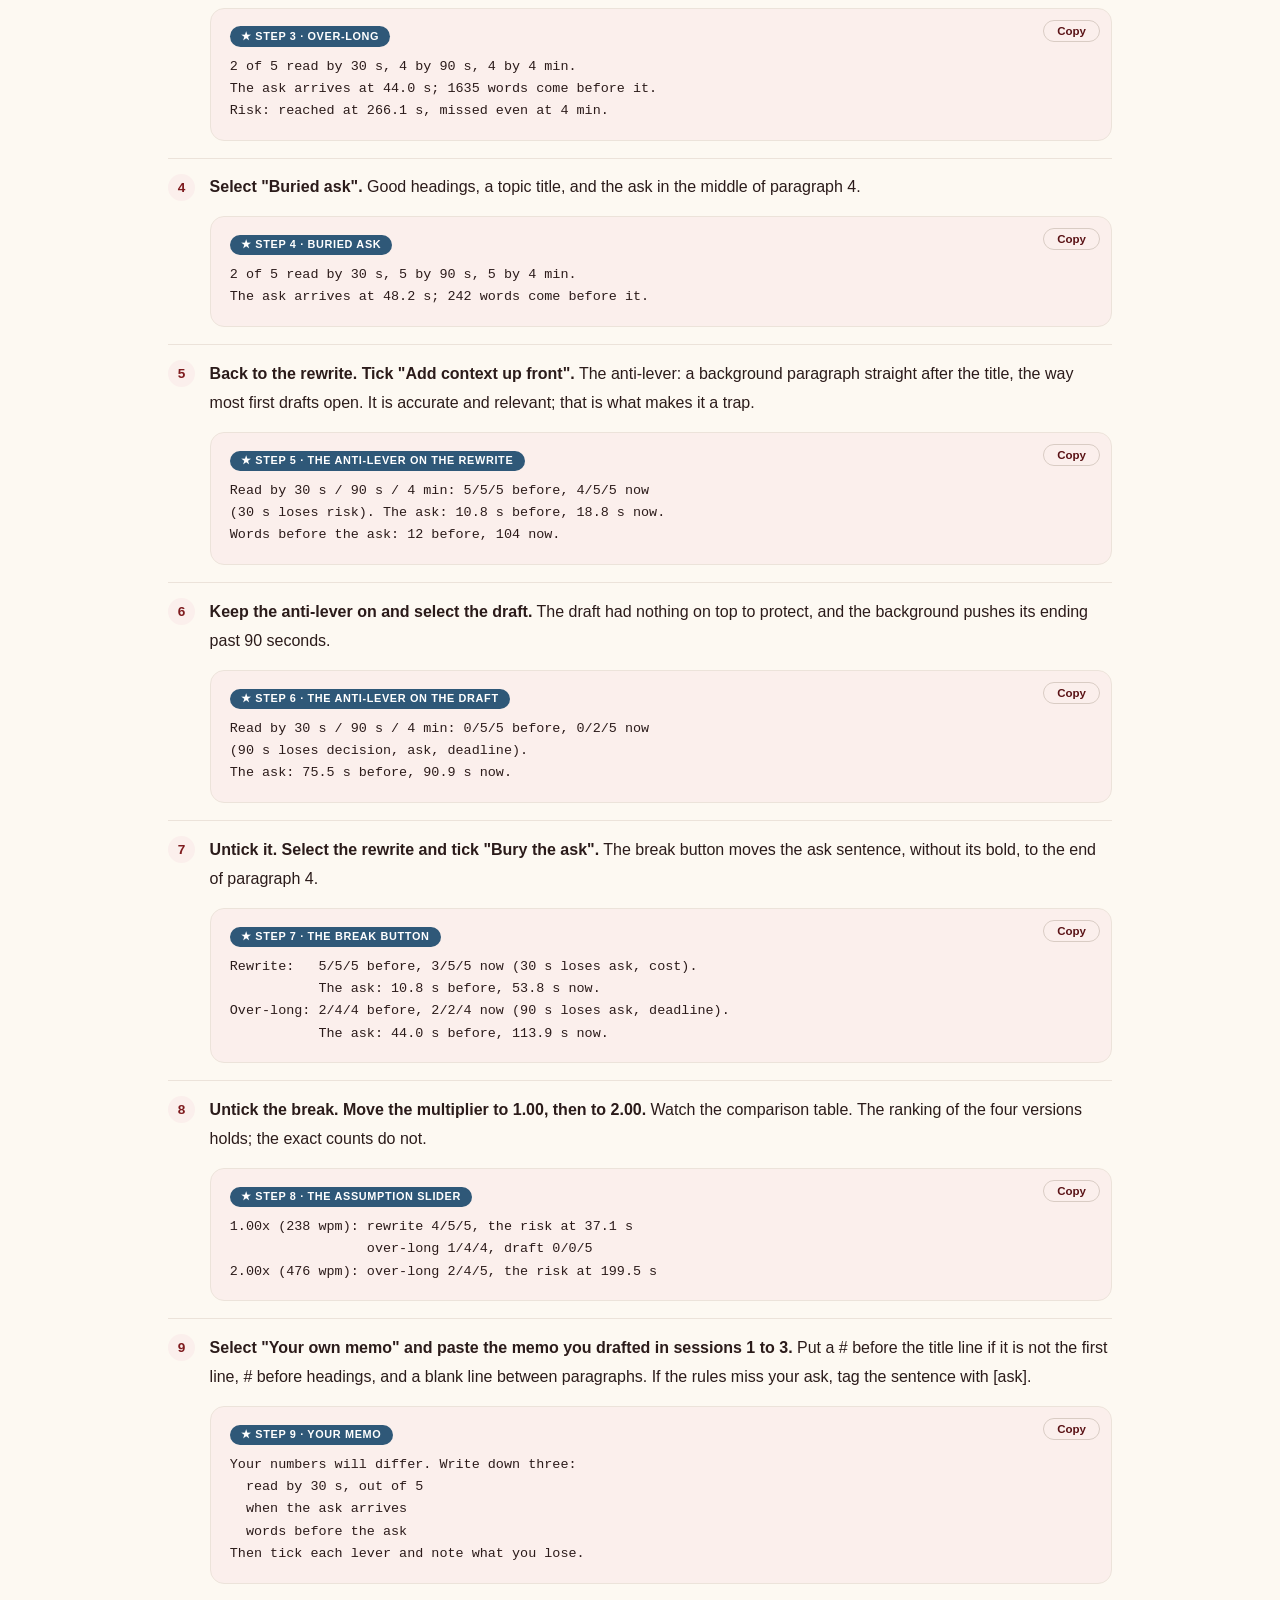
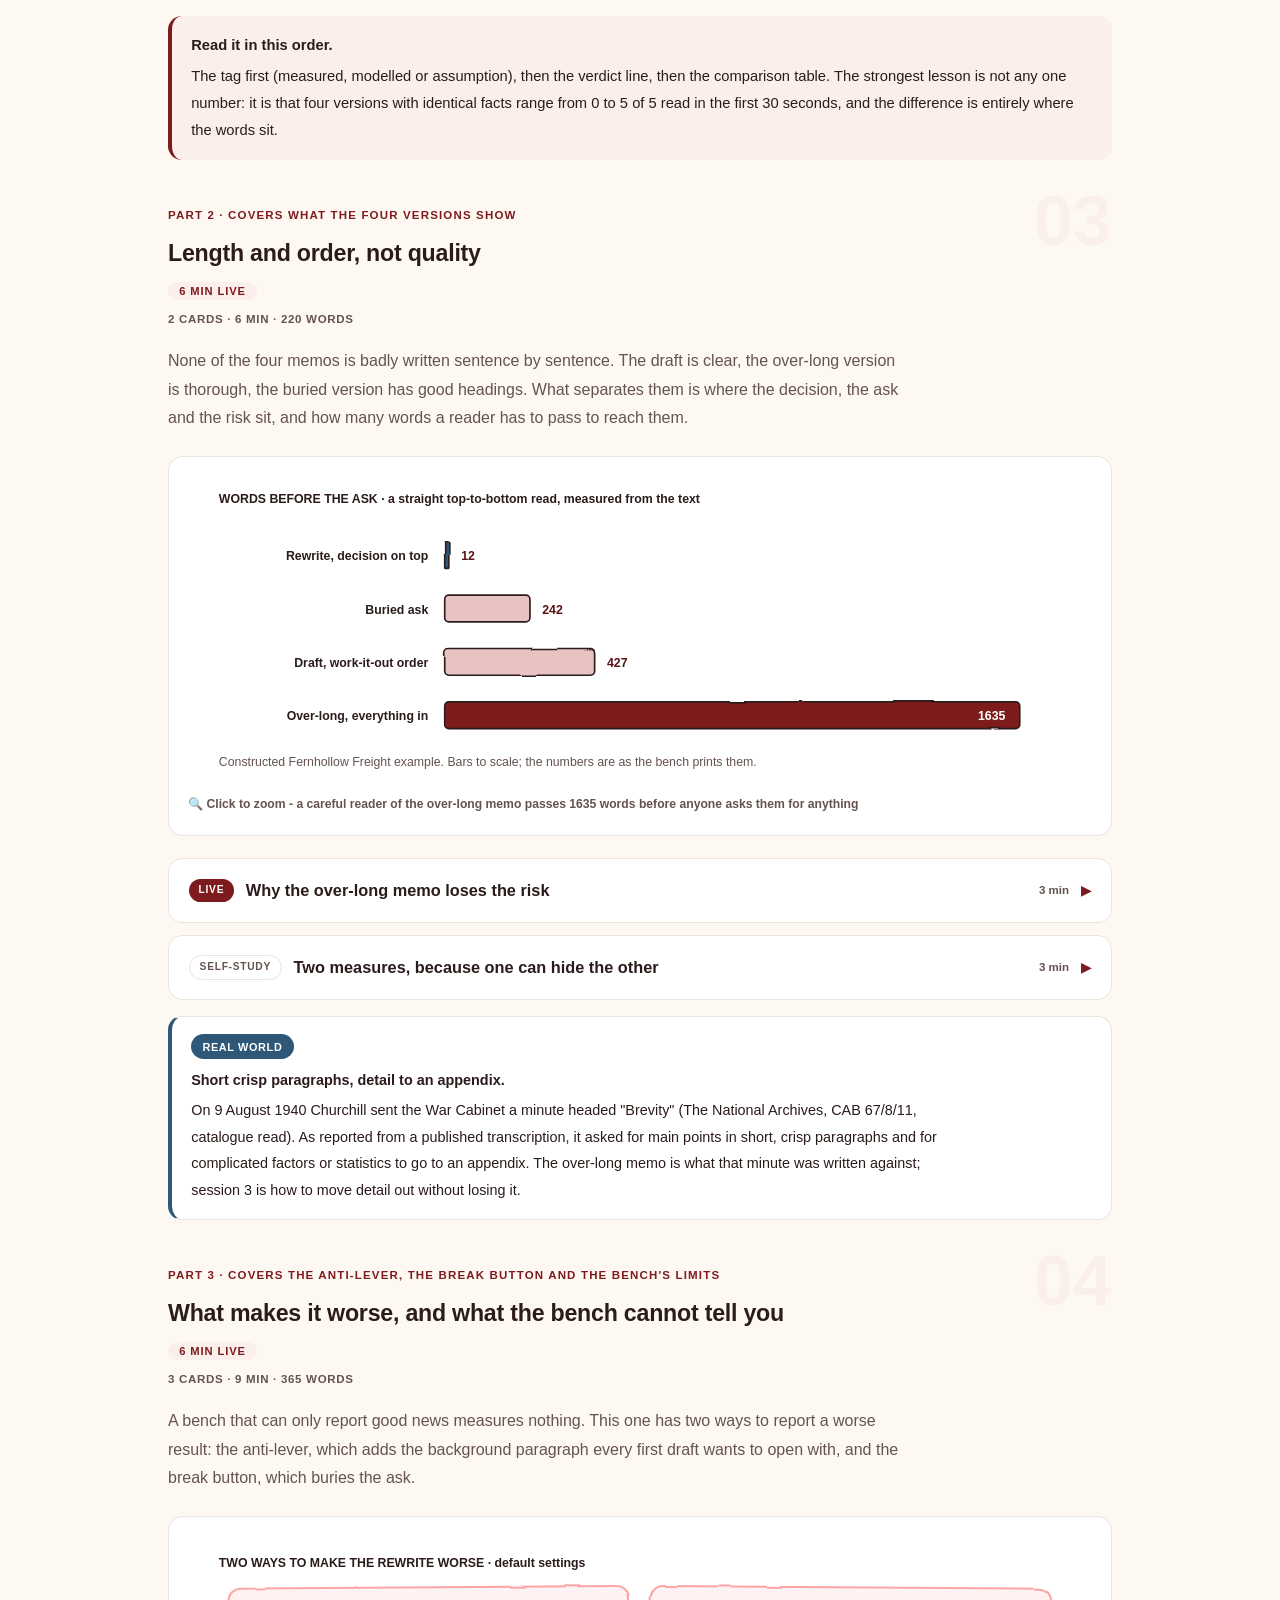
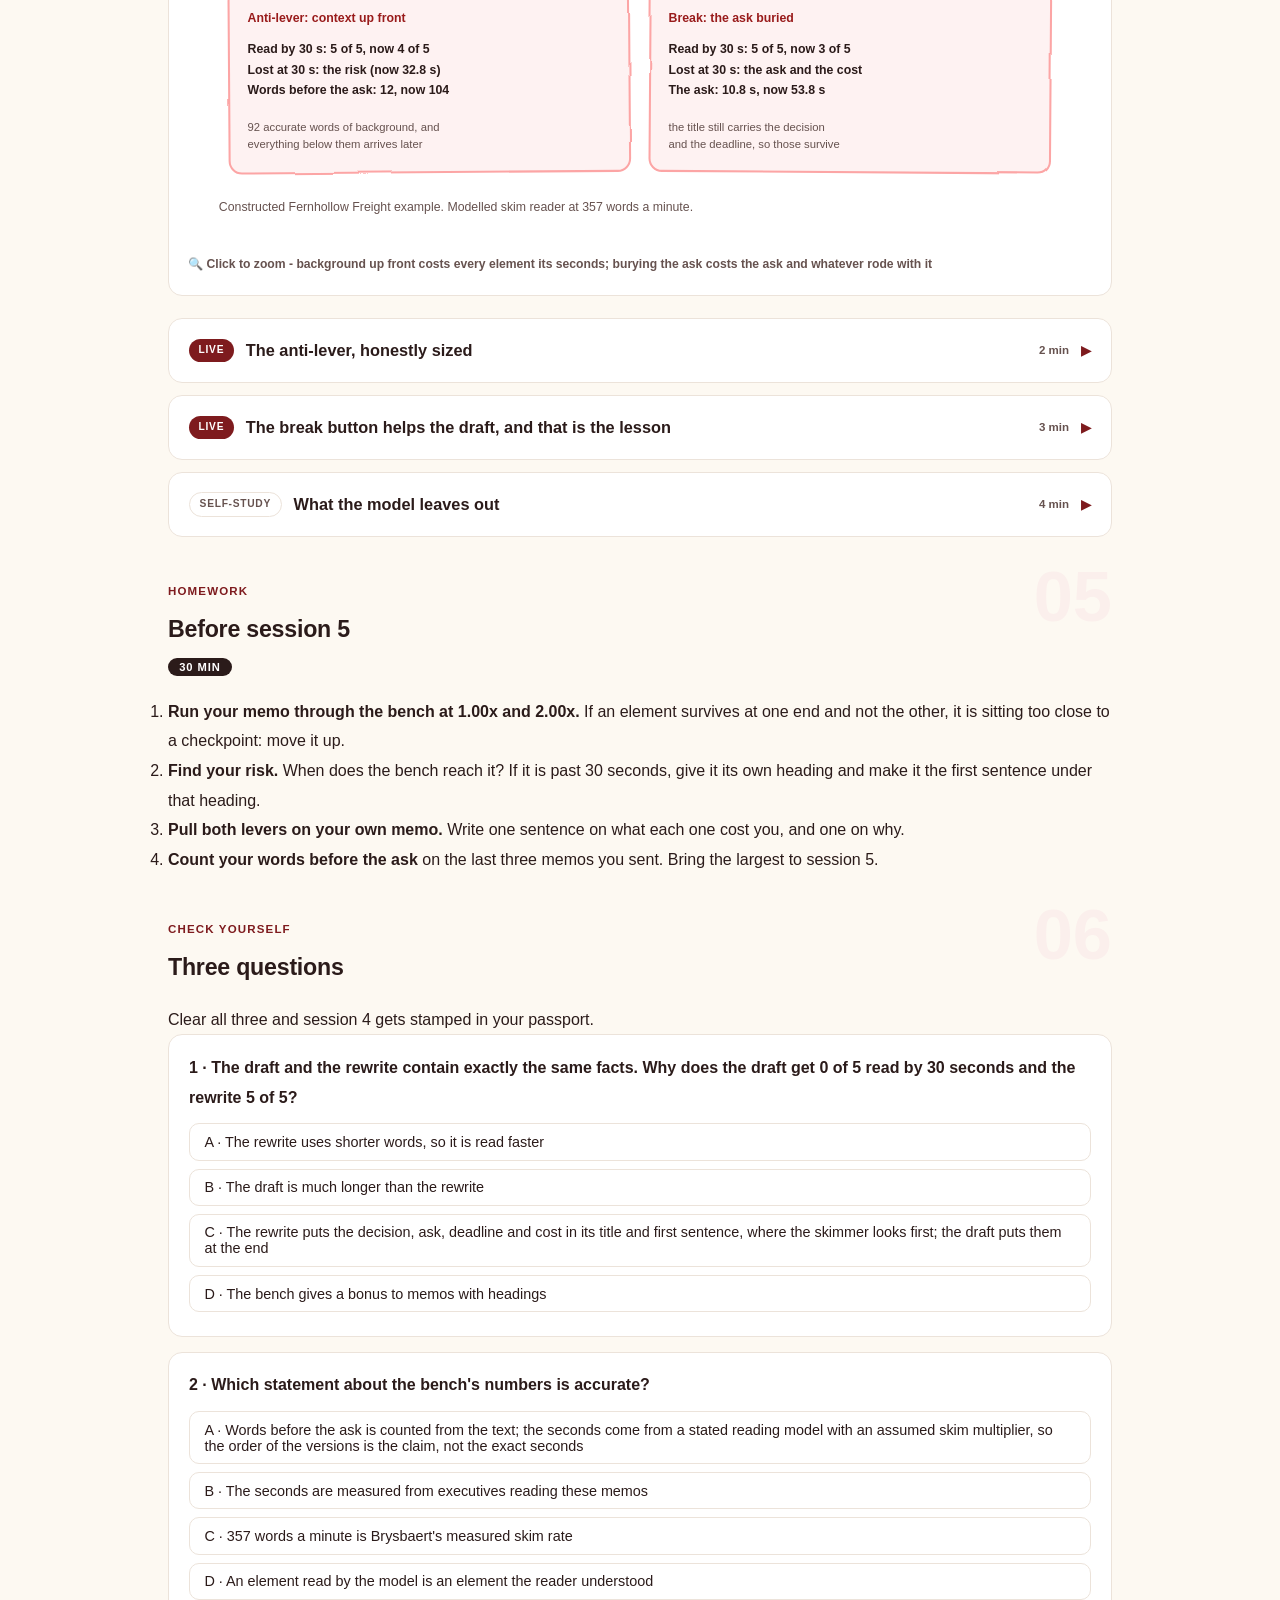
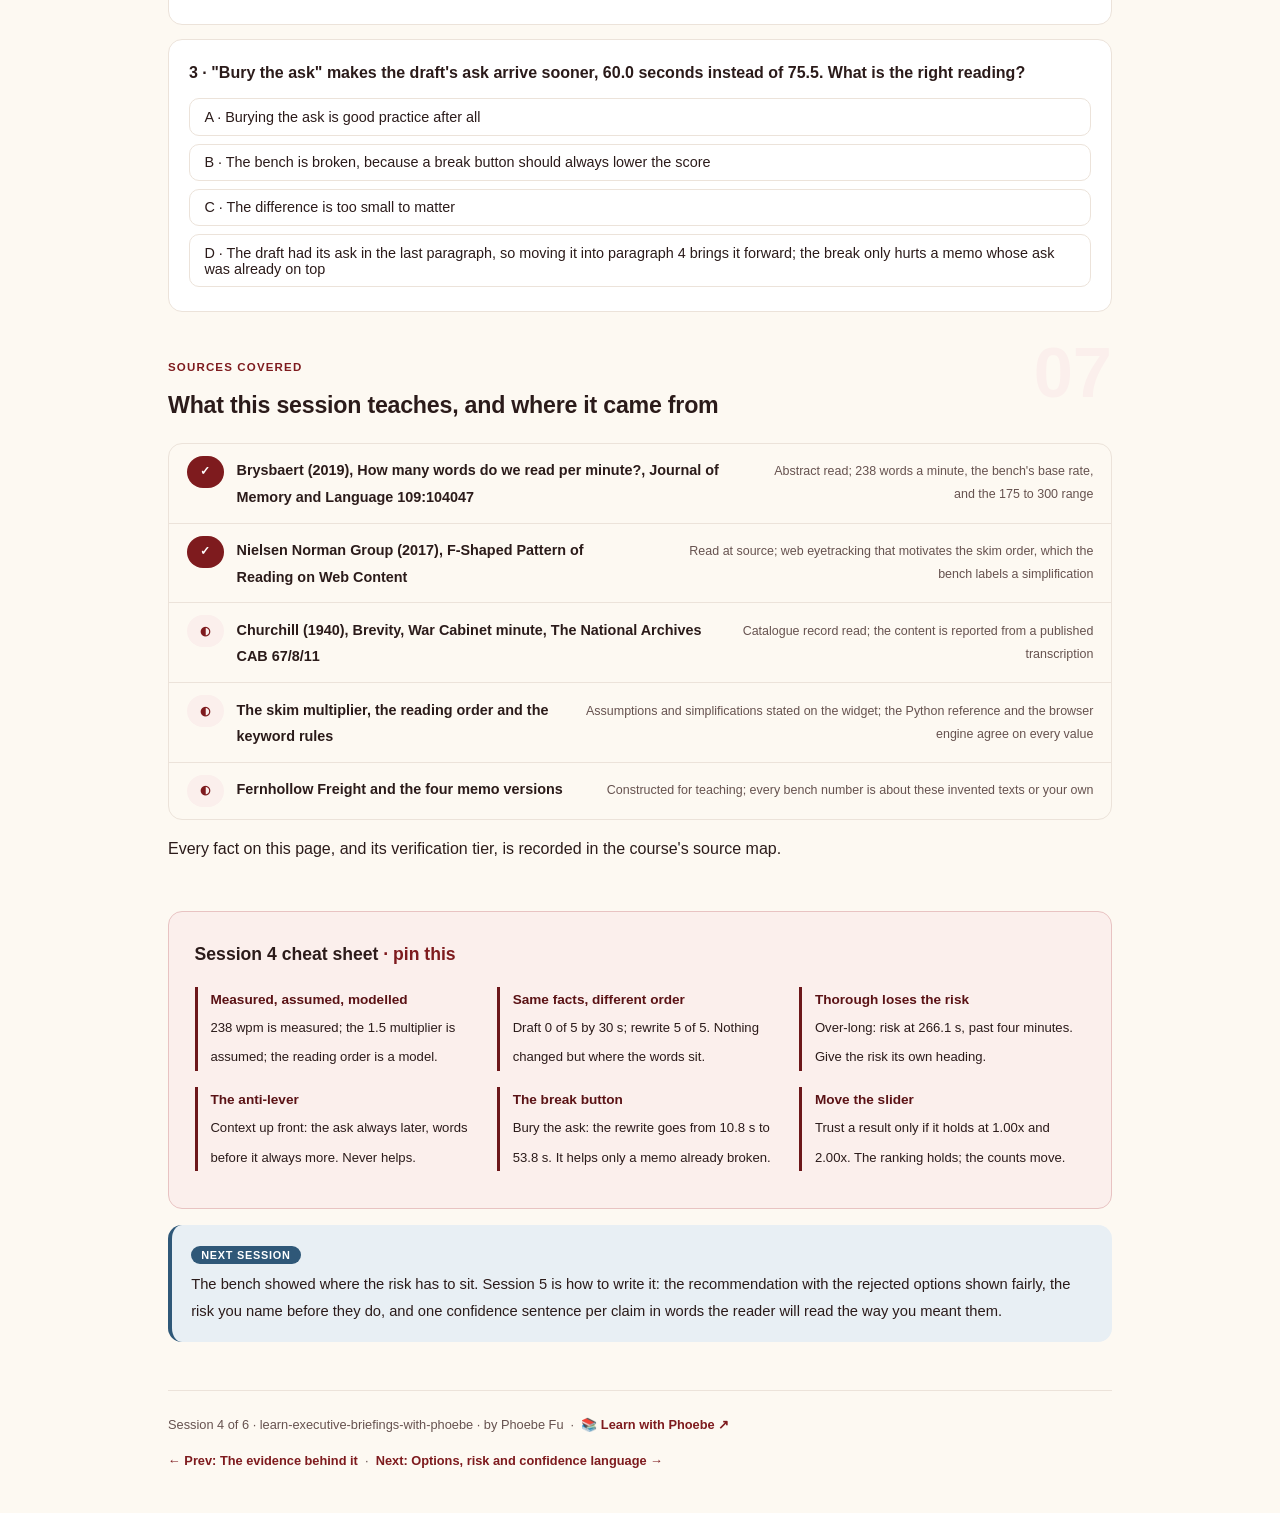
<file: courses/04-the-skim-survival-bench.html>
<!DOCTYPE html>
<html lang="en">
<head>
<meta charset="UTF-8">
<meta name="viewport" content="width=device-width, initial-scale=1.0">
<!-- social:start -->
<meta name="description" content="Session 4 of 6. A computed skim-survival bench: four versions of one constructed memo, or your own text, read by a stated skim model at 238 words a minute times a skim multiplier. Which of the decision, ask, deadline, cost and risk survive 30 seconds, 90 seconds and four minutes.">
<meta property="og:type" content="article">
<meta property="og:site_name" content="Learn with Phoebe">
<meta property="og:title" content="The skim-survival bench - learn executive briefings with phoebe">
<meta property="og:description" content="Session 4 of 6. The draft gets 0 of 5 must-survive elements read in 30 seconds; the rewrite gets 5 of 5. Then add context up front, bury the ask, and paste your own memo.">
<meta property="og:url" content="https://phoebefu6.github.io/learn-executive-briefings-with-phoebe/courses/04-the-skim-survival-bench.html">
<meta property="og:image" content="https://phoebefu6.github.io/learn-executive-briefings-with-phoebe/assets/og-cover.png">
<meta property="og:image:width" content="1200">
<meta property="og:image:height" content="630">
<meta name="twitter:card" content="summary_large_image">
<meta name="twitter:title" content="The skim-survival bench - learn executive briefings with phoebe">
<meta name="twitter:description" content="Session 4 of 6. What a skimming reader actually gets from your memo, computed in your browser.">
<meta name="twitter:image" content="https://phoebefu6.github.io/learn-executive-briefings-with-phoebe/assets/og-cover.png">
<!-- social:end -->
<title>Session 4 · The skim-survival bench - learn executive briefings with phoebe</title>
<link rel="stylesheet" href="../assets/style.css?v=3">
</head>
<body>

<div class="toolbar">
  <div class="wrap">
    <span class="crumb"><a href="../index.html">learn-executive-briefings-with-phoebe</a> / Session 4 of 6</span>
    <button class="btn" id="toggle-all" type="button">Expand all</button>
    <button class="btn primary" id="zoom-toggle" type="button">Projector zoom: off</button>
  </div>
</div>

<header class="masthead">
  <div class="wrap">
    <div class="eyebrow">Learn Executive Briefings with Phoebe · Session 4 of 6</div>
    <h1>The skim-survival <span class="accent">bench</span></h1>
    <p class="sub">Sessions 1 to 3 put the decision on top, chose the format and cut the evidence to what earns its place. Tonight we test it. The bench below parses a memo in your browser, hands it to a stated model of a skimming reader, and reports which of five things the reader must get, the decision, the ask, the deadline, the cost and the risk, survive 30 seconds, 90 seconds and four minutes. Four versions of Sunniva's memo are loaded, and you can paste your own.</p>
    <div class="chip-row">
      <span class="chip level">🔴 Bench night</span>
      <span class="chip audience">Bring the memo you drafted in sessions 1 to 3</span>
      <span class="chip audience">No code tonight, all clicking</span>
      <span class="chip time">45 min</span>
    </div>
    <div class="agenda">
      <span class="a1" style="flex:1">0-3 · Welcome</span>
      <span class="a2" style="flex:2">3-12 · How the skim reader works</span>
      <span class="a3" style="flex:6">12-38 · The bench, version by version</span>
      <span class="a4" style="flex:2">38-45 · The limits, and Q&amp;A</span>
    </div>
  </div>
</header>

<main class="wrap">

  <section class="section" id="intro">
    <div class="section-kicker">
      <span class="klabel">Part 0</span>
      <h2>Where we start</h2>
    </div>
    <p class="lede">The four memos on the bench are constructed. They are four versions of the same Fernhollow Freight proposal from Sunniva Holm to Marguerite Vance: her first draft in the order she worked it out, the rewrite with the decision on top, an over-long version with everything in it, and a version with clear headings but the ask buried in paragraph 4. Every fact in them is the same; only the order and the length change. That is what makes the comparison fair, and it is why no number on the bench is a measurement of any real executive.</p>

    <div class="legend">
      <span class="pill">🎫 Clear all three quiz questions to stamp your passport</span>
      <span class="pill">measured = counted from the memo text</span>
      <span class="pill">modelled = the stated skim reader's output</span>
      <span class="pill">assumption = a setting you can move</span>
    </div>

    <div class="callout win">
      <p><strong>★ What you walk out with tonight.</strong> A clear picture of what a skimming reader gets from each of four versions of one memo, the measured cost of opening with background, what happens when the ask is buried, how much of all that depends on one assumption you can move, and your own memo run through the same bench.</p>
    </div>
  </section>

  <section class="section" id="part-1">
    <div class="section-kicker">
      <span class="klabel">Part 1 · covers the reading rate, the skim order and the five elements</span>
      <h2>How the skim reader works</h2>
      <span class="tag concept">6 min live</span>
    </div>
    <p class="lede">The bench has one measured input, one assumption and one simplification, and it labels each. Knowing which is which is the difference between learning from it and being fooled by it.</p>

    <figure class="zoomable">
      <svg viewBox="0 0 880 320" xmlns="http://www.w3.org/2000/svg" role="img" aria-label="Three panels. Measured: 238 words a minute, the average silent reading rate for English non-fiction (Brysbaert 2019). Assumption: a skim multiplier, 1.5 by default, giving 357 words a minute. Simplification: a fixed reading order of title, headings, first sentences, bold, lists and tables, then the rest. Below, five keyword rules detect the decision, ask, deadline, cost and risk.">
        <defs>
          <filter id="e4aSk" x="-3%" y="-3%" width="106%" height="106%"><feTurbulence type="fractalNoise" baseFrequency="0.02" numOctaves="2" seed="13" result="n"/><feDisplacementMap in="SourceGraphic" in2="n" scale="2.4" xChannelSelector="R" yChannelSelector="G"/></filter>
          <marker id="e4aAr" viewBox="0 0 10 10" refX="9" refY="5" markerWidth="8" markerHeight="8" orient="auto"><path d="M1 1 L9 5 L1 9" fill="none" stroke="#2B1B1A" stroke-width="1.6" stroke-linecap="round"/></marker>
        </defs>
        <style>
          .e4aH { font: 800 12px Inter, sans-serif; fill: #2B1B1A; }
          .e4aL { font: 600 12px Inter, sans-serif; fill: #2B1B1A; }
          .e4aS { font: 400 11px Inter, sans-serif; fill: #66524F; }
          .e4aB { font: 800 11px Inter, sans-serif; fill: #1D3B52; }
          .e4aA { font: 700 11px Inter, sans-serif; fill: #7E1B1E; }
          .e4aV { font: 800 18px Inter, sans-serif; fill: #5A1215; }
          .e4aN { font: 400 12px Inter, sans-serif; fill: #66524F; }
        </style>

        <g filter="url(#e4aSk)" fill="none" stroke="#2B1B1A" stroke-width="2" stroke-linecap="round" stroke-linejoin="round">
          <rect x="30" y="40" width="250" height="170" rx="10" transform="rotate(-0.6 155 125)" fill="#FFFFFF"/>
          <rect x="310" y="40" width="250" height="170" rx="10" transform="rotate(0.5 435 125)" fill="#FBEFEC"/>
          <rect x="590" y="40" width="260" height="170" rx="10" transform="rotate(-0.5 720 125)" fill="#E8EFF4" stroke="#2F5878"/>
          <path d="M282 125 L306 125" marker-end="url(#e4aAr)"/>
          <path d="M562 125 L586 125" marker-end="url(#e4aAr)"/>
        </g>

        <text class="e4aA" x="48" y="66">MEASURED</text>
        <text class="e4aV" x="48" y="106">238 wpm</text>
        <text class="e4aS" x="48" y="132">adults, English non-fiction,</text>
        <text class="e4aS" x="48" y="148">silent reading</text>
        <text class="e4aS" x="48" y="164">(Brysbaert 2019)</text>

        <text class="e4aA" x="328" y="66">ASSUMPTION</text>
        <text class="e4aV" x="328" y="106">x 1.5 = 357</text>
        <text class="e4aS" x="328" y="132">a skim is faster than a read;</text>
        <text class="e4aS" x="328" y="148">how much faster is not known,</text>
        <text class="e4aS" x="328" y="164">so it is a slider: 1.0 to 2.0</text>

        <text class="e4aB" x="608" y="66">SIMPLIFICATION</text>
        <text class="e4aL" x="608" y="92">1 title  2 headings</text>
        <text class="e4aL" x="608" y="112">3 first sentences  4 bold</text>
        <text class="e4aL" x="608" y="132">5 lists and tables</text>
        <text class="e4aL" x="608" y="152">6 the rest, top to bottom</text>
        <text class="e4aS" x="608" y="176">every reader in the same order</text>

        <text class="e4aH" x="30" y="246">FIVE MUST-SURVIVE ELEMENTS · stated keyword rules, or your own tags</text>
        <text class="e4aS" x="30" y="268">decision: recommend, decision · ask: please, ask you, need your · deadline: a date, by Friday</text>
        <text class="e4aS" x="30" y="286">cost: a currency sign before a number · risk: risk · tag [ask] etc. to override a rule</text>
        <text class="e4aN" x="30" y="310">An element counts as read when the reader finishes the sentence or line that holds it.</text>
      </svg>
      <figcaption>🔍 Click to zoom - one number is measured, one is assumed, and the reading order is a model; the bench labels all three</figcaption>
    </figure>

    <details class="card" open>
      <summary><span class="mode live">Live</span>The rate, and the assumption on top of it<span class="mini">3 min</span><span class="caret">▶</span></summary>
      <div class="body">
        <p>Brysbaert's 2019 meta-analysis of 190 studies and 18,573 readers put the average silent reading rate of adults in English at 238 words a minute for non-fiction, with most adults between 175 and 300 (abstract read). The abstract also notes that this is lower than the figures often cited. That is the measured part.</p>
        <p>A skim is faster than a read, and a skimming reader understands less. How much faster, for an executive reading a memo, is not something a study pinned down that this bench could find, so the bench calls it an assumption: a multiplier on 238, set to 1.5 by default (357 words a minute) and movable from 1.0 to 2.0. Run your conclusions at both ends of the slider before you trust them.</p>
      </div>
    </details>

    <details class="card">
      <summary><span class="mode live">Live</span>The reading order, and why it is a simplification<span class="mini">3 min</span><span class="caret">▶</span></summary>
      <div class="body">
        <p>The reader looks at the title, then every heading, then the first sentence of every paragraph, then bold phrases, then list items and table rows, and only then reads the remaining sentences top to bottom. That order follows the cues writing guides tell you to use, and it echoes Nielsen Norman Group's eyetracking finding that readers scan headings and the start of lines when a page gives them cues (read at source).</p>
        <p>Teach the disagreement honestly: that research is about web pages, not memos, and its own authors name several different scanning patterns, not one. No executive follows a fixed order every time. Read the bench for the ORDER of the versions and for what moves when you pull a lever; never quote its seconds as a forecast of your own boss. Structure for scanning in documentation is taught in <a href="https://phoebefu6.github.io/learn-tech-writing-with-phoebe/courses/03-structure-readers-scan.html">Tech Writing, Structure readers can scan ↗</a>; this bench is about the executive skim of a decision page.</p>
      </div>
    </details>
  </section>

  <section class="section" id="bench">
    <div class="section-kicker">
      <span class="klabel">Build-along · the bench</span>
      <h2>Four versions of one memo, and yours</h2>
      <span class="tag demo">★ 26 min · the main event</span>
    </div>
    <p class="lede">The bench opens on the draft, with no lever pulled and the multiplier at 1.5. Work down the steps in order and say out loud what changed before you move on. Every number below is one the bench prints; if your screen shows something else, trust the screen and tell me.</p>

    <div id="brf-bench" data-live-bench></div>

    <figure class="zoomable">
      <svg viewBox="0 0 880 300" xmlns="http://www.w3.org/2000/svg" role="img" aria-label="Bars for the four versions at the default settings, counting must-survive elements read by 30 seconds, out of 5. Draft in work-it-out order: 0. The rewrite with the decision on top: 5. Over-long: 2. Buried ask: 2. Beside each bar, the second the ask arrives: 75.5, 10.8, 44.0 and 48.2.">
        <defs>
          <filter id="e4bSk" x="-3%" y="-3%" width="106%" height="106%"><feTurbulence type="fractalNoise" baseFrequency="0.02" numOctaves="2" seed="29" result="n"/><feDisplacementMap in="SourceGraphic" in2="n" scale="2.4" xChannelSelector="R" yChannelSelector="G"/></filter>
          <pattern id="e4bHc" patternUnits="userSpaceOnUse" width="7" height="7" patternTransform="rotate(-38)"><line x1="0" y1="0" x2="0" y2="7" stroke="#7E1B1E" stroke-width="1" opacity=".5"/></pattern>
        </defs>
        <style>
          .e4bH { font: 800 12px Inter, sans-serif; fill: #2B1B1A; }
          .e4bL { font: 600 12px Inter, sans-serif; fill: #2B1B1A; }
          .e4bS { font: 400 11px Inter, sans-serif; fill: #66524F; }
          .e4bV { font: 800 12px Inter, sans-serif; fill: #5A1215; }
          .e4bW { font: 800 12px Inter, sans-serif; fill: #FFFFFF; }
          .e4bN { font: 400 12px Inter, sans-serif; fill: #66524F; }
        </style>

        <text class="e4bH" x="30" y="26">READ BY 30 SECONDS, OUT OF 5 · default settings, 357 words a minute</text>

        <g filter="url(#e4bSk)" fill="none" stroke="#2B1B1A" stroke-width="2" stroke-linecap="round" stroke-linejoin="round">
          <rect x="250" y="70" width="6" height="30" rx="2" fill="#FFFFFF"/>
          <rect x="250" y="122" width="400" height="30" rx="5" transform="rotate(-0.2 450 137)" fill="#2F5878"/>
          <rect x="250" y="174" width="160" height="30" rx="5" transform="rotate(0.4 330 189)" fill="url(#e4bHc)"/>
          <rect x="250" y="226" width="160" height="30" rx="5" transform="rotate(-0.4 330 241)" fill="url(#e4bHc)"/>
        </g>

        <text class="e4bL" x="234" y="90" text-anchor="end">Draft, work-it-out order</text>
        <text class="e4bL" x="234" y="142" text-anchor="end">Rewrite, decision on top</text>
        <text class="e4bL" x="234" y="194" text-anchor="end">Over-long, everything in</text>
        <text class="e4bL" x="234" y="246" text-anchor="end">Buried ask</text>
        <text class="e4bV" x="268" y="90">0 of 5</text>
        <text class="e4bW" x="262" y="142">5 of 5</text>
        <text class="e4bV" x="422" y="194">2 of 5</text>
        <text class="e4bV" x="422" y="246">2 of 5</text>
        <text class="e4bS" x="680" y="90">ask at 75.5 s</text>
        <text class="e4bS" x="680" y="142">ask at 10.8 s</text>
        <text class="e4bS" x="680" y="194">ask at 44.0 s</text>
        <text class="e4bS" x="680" y="246">ask at 48.2 s</text>

        <text class="e4bN" x="30" y="284">Constructed Fernhollow Freight example. Same facts in all four; only the order and the length change.</text>
      </svg>
      <figcaption>🔍 Click to zoom - the same facts, reordered, take a skimming reader from nothing in 30 seconds to everything</figcaption>
    </figure>

    <div class="steps">
      <div class="step">
        <p><strong>Read the draft as loaded.</strong> Look at the strip: the reader finishes every first sentence quickly and then works through the body, and nothing they need turns up until near the end.</p>
        <div class="prompt-box good"><span class="label">★ Step 1 · the draft, work-it-out order</span>0 of 5 must-survive elements read by 30 s, 5 by 90 s,
5 by 4 min. The ask arrives at 75.5 s; 427 words come
before it in a straight read.</div>
      </div>
      <div class="step">
        <p><strong>Select "The rewrite: decision on top".</strong> Same facts. The title states the decision and the first sentence carries the ask, the deadline and the cost.</p>
        <div class="prompt-box good"><span class="label">★ Step 2 · the rewrite</span>5 of 5 read by 30 s, 5 by 90 s, 5 by 4 min.
The ask arrives at 10.8 s; 12 words come before it.</div>
      </div>
      <div class="step">
        <p><strong>Select "Over-long: everything in".</strong> It opens with the recommendation, and it is thorough and accurate. Find the risk in the element table.</p>
        <div class="prompt-box good"><span class="label">★ Step 3 · over-long</span>2 of 5 read by 30 s, 4 by 90 s, 4 by 4 min.
The ask arrives at 44.0 s; 1635 words come before it.
Risk: reached at 266.1 s, missed even at 4 min.</div>
      </div>
      <div class="step">
        <p><strong>Select "Buried ask".</strong> Good headings, a topic title, and the ask in the middle of paragraph 4.</p>
        <div class="prompt-box good"><span class="label">★ Step 4 · buried ask</span>2 of 5 read by 30 s, 5 by 90 s, 5 by 4 min.
The ask arrives at 48.2 s; 242 words come before it.</div>
      </div>
      <div class="step">
        <p><strong>Back to the rewrite. Tick "Add context up front".</strong> The anti-lever: a background paragraph straight after the title, the way most first drafts open. It is accurate and relevant; that is what makes it a trap.</p>
        <div class="prompt-box good"><span class="label">★ Step 5 · the anti-lever on the rewrite</span>Read by 30 s / 90 s / 4 min: 5/5/5 before, 4/5/5 now
(30 s loses risk). The ask: 10.8 s before, 18.8 s now.
Words before the ask: 12 before, 104 now.</div>
      </div>
      <div class="step">
        <p><strong>Keep the anti-lever on and select the draft.</strong> The draft had nothing on top to protect, and the background pushes its ending past 90 seconds.</p>
        <div class="prompt-box good"><span class="label">★ Step 6 · the anti-lever on the draft</span>Read by 30 s / 90 s / 4 min: 0/5/5 before, 0/2/5 now
(90 s loses decision, ask, deadline).
The ask: 75.5 s before, 90.9 s now.</div>
      </div>
      <div class="step">
        <p><strong>Untick it. Select the rewrite and tick "Bury the ask".</strong> The break button moves the ask sentence, without its bold, to the end of paragraph 4.</p>
        <div class="prompt-box good"><span class="label">★ Step 7 · the break button</span>Rewrite:   5/5/5 before, 3/5/5 now (30 s loses ask, cost).
           The ask: 10.8 s before, 53.8 s now.
Over-long: 2/4/4 before, 2/2/4 now (90 s loses ask, deadline).
           The ask: 44.0 s before, 113.9 s now.</div>
      </div>
      <div class="step">
        <p><strong>Untick the break. Move the multiplier to 1.00, then to 2.00.</strong> Watch the comparison table. The ranking of the four versions holds; the exact counts do not.</p>
        <div class="prompt-box good"><span class="label">★ Step 8 · the assumption slider</span>1.00x (238 wpm): rewrite 4/5/5, the risk at 37.1 s
                 over-long 1/4/4, draft 0/0/5
2.00x (476 wpm): over-long 2/4/5, the risk at 199.5 s</div>
      </div>
      <div class="step">
        <p><strong>Select "Your own memo" and paste the memo you drafted in sessions 1 to 3.</strong> Put a # before the title line if it is not the first line, # before headings, and a blank line between paragraphs. If the rules miss your ask, tag the sentence with [ask].</p>
        <div class="prompt-box good"><span class="label">★ Step 9 · your memo</span>Your numbers will differ. Write down three:
  read by 30 s, out of 5
  when the ask arrives
  words before the ask
Then tick each lever and note what you lose.</div>
      </div>
    </div>

    <div class="callout tip">
      <p><strong>Read it in this order.</strong> The tag first (measured, modelled or assumption), then the verdict line, then the comparison table. The strongest lesson is not any one number: it is that four versions with identical facts range from 0 to 5 of 5 read in the first 30 seconds, and the difference is entirely where the words sit.</p>
    </div>
  </section>

  <section class="section" id="part-2">
    <div class="section-kicker">
      <span class="klabel">Part 2 · covers what the four versions show</span>
      <h2>Length and order, not quality</h2>
      <span class="tag concept">6 min live</span>
    </div>
    <p class="lede">None of the four memos is badly written sentence by sentence. The draft is clear, the over-long version is thorough, the buried version has good headings. What separates them is where the decision, the ask and the risk sit, and how many words a reader has to pass to reach them.</p>

    <figure class="zoomable">
      <svg viewBox="0 0 880 300" xmlns="http://www.w3.org/2000/svg" role="img" aria-label="Words before the ask, in a straight top-to-bottom read, for the four versions: rewrite 12, buried ask 242, draft 427, over-long 1635. Bars drawn to scale on a linear axis.">
        <defs>
          <filter id="e4cSk" x="-3%" y="-3%" width="106%" height="106%"><feTurbulence type="fractalNoise" baseFrequency="0.02" numOctaves="2" seed="31" result="n"/><feDisplacementMap in="SourceGraphic" in2="n" scale="2.4" xChannelSelector="R" yChannelSelector="G"/></filter>
        </defs>
        <style>
          .e4cH { font: 800 12px Inter, sans-serif; fill: #2B1B1A; }
          .e4cL { font: 600 12px Inter, sans-serif; fill: #2B1B1A; }
          .e4cV { font: 800 12px Inter, sans-serif; fill: #5A1215; }
          .e4cW { font: 800 12px Inter, sans-serif; fill: #FFFFFF; }
          .e4cN { font: 400 12px Inter, sans-serif; fill: #66524F; }
        </style>

        <text class="e4cH" x="30" y="26">WORDS BEFORE THE ASK · a straight top-to-bottom read, measured from the text</text>

        <g filter="url(#e4cSk)" fill="none" stroke="#2B1B1A" stroke-width="1.6" stroke-linecap="round" stroke-linejoin="round">
          <rect x="250" y="64" width="4" height="26" rx="1" fill="#2F5878"/>
          <rect x="250" y="116" width="83" height="26" rx="4" fill="#E8C3C2"/>
          <rect x="250" y="168" width="146" height="26" rx="4" fill="#E8C3C2"/>
          <rect x="250" y="220" width="560" height="26" rx="4" fill="#7E1B1E"/>
        </g>

        <text class="e4cL" x="234" y="82" text-anchor="end">Rewrite, decision on top</text>
        <text class="e4cL" x="234" y="134" text-anchor="end">Buried ask</text>
        <text class="e4cL" x="234" y="186" text-anchor="end">Draft, work-it-out order</text>
        <text class="e4cL" x="234" y="238" text-anchor="end">Over-long, everything in</text>
        <text class="e4cV" x="266" y="82">12</text>
        <text class="e4cV" x="345" y="134">242</text>
        <text class="e4cV" x="408" y="186">427</text>
        <text class="e4cW" x="796" y="238" text-anchor="end">1635</text>

        <text class="e4cN" x="30" y="282">Constructed Fernhollow Freight example. Bars to scale; the numbers are as the bench prints them.</text>
      </svg>
      <figcaption>🔍 Click to zoom - a careful reader of the over-long memo passes 1635 words before anyone asks them for anything</figcaption>
    </figure>

    <details class="card">
      <summary><span class="mode live">Live</span>Why the over-long memo loses the risk<span class="mini">3 min</span><span class="caret">▶</span></summary>
      <div class="body">
        <p>The over-long version starts well: "I recommend a shared customer record" is its first sentence. But it then spends a dozen sections on background, measurement, options, the build, the costs, lessons from earlier attempts and data protection, and its risks sit in the middle of a paragraph headed "Other considerations". The skimmer gets the decision early, the ask by 44.0 seconds, and the risk at 266.1 seconds, past four minutes.</p>
        <p>That is the specific failure of thoroughness: the risk is there, and it is honest, and the reader who most needs it does not reach it. Session 5 gives the risk its own heading and its own first sentence; the rewrite does that, and reaches it in 24.7 seconds.</p>
      </div>
    </details>

    <details class="card">
      <summary><span class="mode self">Self-study</span>Two measures, because one can hide the other<span class="mini">3 min</span><span class="caret">▶</span></summary>
      <div class="body">
        <p>"Words before the ask" is measured: count the words a top-to-bottom reader passes before the first sentence that asks for something. "Read by 30 seconds" is modelled: it depends on the skim order and the multiplier. Keep both in view. The buried version reads 2 of 5 by 30 seconds, the same as the over-long one, but its reader passes 242 words before the ask against 1635. And the over-long memo's ask arrives earlier in the skim (44.0 seconds) than the buried one's (48.2 seconds), because its ask sits in the first sentence of its last paragraph, where a skimmer looks.</p>
      </div>
    </details>

    <div class="callout example">
      <span class="ex-pill">Real world</span>
      <p><strong>Short crisp paragraphs, detail to an appendix.</strong> On 9 August 1940 Churchill sent the War Cabinet a minute headed "Brevity" (The National Archives, CAB 67/8/11, catalogue read). As reported from a published transcription, it asked for main points in short, crisp paragraphs and for complicated factors or statistics to go to an appendix. The over-long memo is what that minute was written against; session 3 is how to move detail out without losing it.</p>
    </div>
  </section>

  <section class="section" id="part-3">
    <div class="section-kicker">
      <span class="klabel">Part 3 · covers the anti-lever, the break button and the bench's limits</span>
      <h2>What makes it worse, and what the bench cannot tell you</h2>
      <span class="tag concept">6 min live</span>
    </div>
    <p class="lede">A bench that can only report good news measures nothing. This one has two ways to report a worse result: the anti-lever, which adds the background paragraph every first draft wants to open with, and the break button, which buries the ask.</p>

    <figure class="zoomable">
      <svg viewBox="0 0 880 300" xmlns="http://www.w3.org/2000/svg" role="img" aria-label="Two panels on the rewrite. Left, add context up front: 5 of 5 read by 30 seconds becomes 4 of 5, the risk is lost, and words before the ask go from 12 to 104. Right, bury the ask: 5 of 5 becomes 3 of 5, the ask and the cost are lost, and the ask moves from 10.8 seconds to 53.8 seconds.">
        <defs>
          <filter id="e4dSk" x="-3%" y="-3%" width="106%" height="106%"><feTurbulence type="fractalNoise" baseFrequency="0.02" numOctaves="2" seed="43" result="n"/><feDisplacementMap in="SourceGraphic" in2="n" scale="2.4" xChannelSelector="R" yChannelSelector="G"/></filter>
        </defs>
        <style>
          .e4dH { font: 800 12px Inter, sans-serif; fill: #2B1B1A; }
          .e4dS { font: 400 11px Inter, sans-serif; fill: #66524F; }
          .e4dL { font: 600 12px Inter, sans-serif; fill: #2B1B1A; }
          .e4dR { font: 800 12px Inter, sans-serif; fill: #991B1B; }
          .e4dN { font: 400 12px Inter, sans-serif; fill: #66524F; }
        </style>

        <text class="e4dH" x="30" y="30">TWO WAYS TO MAKE THE REWRITE WORSE · default settings</text>

        <g filter="url(#e4dSk)" fill="none" stroke="#2B1B1A" stroke-width="2" stroke-linecap="round" stroke-linejoin="round">
          <rect x="40" y="50" width="390" height="180" rx="12" transform="rotate(-0.4 235 140)" fill="#FEF2F2" stroke="#FCA5A5"/>
          <rect x="450" y="50" width="390" height="180" rx="12" transform="rotate(0.4 645 140)" fill="#FEF2F2" stroke="#FCA5A5"/>
        </g>

        <text class="e4dR" x="58" y="84">Anti-lever: context up front</text>
        <text class="e4dL" x="58" y="114">Read by 30 s: 5 of 5, now 4 of 5</text>
        <text class="e4dL" x="58" y="134">Lost at 30 s: the risk (now 32.8 s)</text>
        <text class="e4dL" x="58" y="154">Words before the ask: 12, now 104</text>
        <text class="e4dS" x="58" y="190">92 accurate words of background, and</text>
        <text class="e4dS" x="58" y="206">everything below them arrives later</text>

        <text class="e4dR" x="468" y="84">Break: the ask buried</text>
        <text class="e4dL" x="468" y="114">Read by 30 s: 5 of 5, now 3 of 5</text>
        <text class="e4dL" x="468" y="134">Lost at 30 s: the ask and the cost</text>
        <text class="e4dL" x="468" y="154">The ask: 10.8 s, now 53.8 s</text>
        <text class="e4dS" x="468" y="190">the title still carries the decision</text>
        <text class="e4dS" x="468" y="206">and the deadline, so those survive</text>

        <text class="e4dN" x="30" y="268">Constructed Fernhollow Freight example. Modelled skim reader at 357 words a minute.</text>
      </svg>
      <figcaption>🔍 Click to zoom - background up front costs every element its seconds; burying the ask costs the ask and whatever rode with it</figcaption>
    </figure>

    <details class="card">
      <summary><span class="mode live">Live</span>The anti-lever, honestly sized<span class="mini">2 min</span><span class="caret">▶</span></summary>
      <div class="body">
        <p>Adding context up front always makes the ask later and always adds words before it: on every version, at every multiplier. Whether it also knocks an element past a checkpoint depends on how close the memo already sat. On the rewrite it costs the risk at 30 seconds; on the draft it costs the decision, the ask and the deadline at 90 seconds; on the buried version it changes no checkpoint at all, though the ask moves from 48.2 to 63.7 seconds. At 2.00x it changes no checkpoint on the rewrite either. The defensible claim is the first one: background on top never helps the skimming reader, and sometimes it costs them the thing they most needed.</p>
      </div>
    </details>

    <details class="card">
      <summary><span class="mode live">Live</span>The break button helps the draft, and that is the lesson<span class="mini">3 min</span><span class="caret">▶</span></summary>
      <div class="body">
        <p>Tick "Bury the ask" on the draft and the ask arrives sooner: 60.0 seconds instead of 75.5, with 308 words before it instead of 427. The draft had its ask in the very last paragraph, so moving it into paragraph 4 brings it forward. The break only hurts a memo that had its ask where a skimmer looks. That is the reason to run every lever on every version rather than trusting one result: a lever's effect depends on the memo it is pulled on.</p>
      </div>
    </details>

    <details class="card">
      <summary><span class="mode self">Self-study</span>What the model leaves out<span class="mini">4 min</span><span class="caret">▶</span></summary>
      <div class="body">
        <p>The skim reader understands nothing. It counts an element as read when it finishes the sentence holding it, whether or not a real reader would grasp it at 357 words a minute. It never skips back, never stops early because the memo has bored it, and never reads Halvard's comment in the margin first. The keyword rules miss an ask phrased as "sign-off is needed" and would count "this is not a risk" as naming one; that is why tags override them.</p>
        <p>The four versions are constructed, so the bench shows what ordering does to one set of facts, not how real executives behave. No real public decision memo with a clear reuse licence was added in this build; one published under an open licence would make a good fifth row. What survives these limits is the ordering lesson, and it agrees with every writing guide from Churchill's minute to Bottom Line Up Front: the reader gets what you put where they look.</p>
      </div>
    </details>
  </section>

  <section class="section" id="exercise">
    <div class="section-kicker">
      <span class="klabel">Homework</span>
      <h2>Before session 5</h2>
      <span class="tag exercise">30 min</span>
    </div>
    <ol>
      <li><strong>Run your memo through the bench at 1.00x and 2.00x.</strong> If an element survives at one end and not the other, it is sitting too close to a checkpoint: move it up.</li>
      <li><strong>Find your risk.</strong> When does the bench reach it? If it is past 30 seconds, give it its own heading and make it the first sentence under that heading.</li>
      <li><strong>Pull both levers on your own memo.</strong> Write one sentence on what each one cost you, and one on why.</li>
      <li><strong>Count your words before the ask</strong> on the last three memos you sent. Bring the largest to session 5.</li>
    </ol>
  </section>

  <section class="section" id="quiz">
    <div class="section-kicker">
      <span class="klabel">Check yourself</span>
      <h2>Three questions</h2>
    </div>
    <p>Clear all three and session 4 gets stamped in your passport.</p>

    <div class="quiz-q" data-answer="2">
      <p class="qtext">1 · The draft and the rewrite contain exactly the same facts. Why does the draft get 0 of 5 read by 30 seconds and the rewrite 5 of 5?</p>
      <button class="qopt" type="button">A · The rewrite uses shorter words, so it is read faster</button>
      <button class="qopt" type="button">B · The draft is much longer than the rewrite</button>
      <button class="qopt" type="button">C · The rewrite puts the decision, ask, deadline and cost in its title and first sentence, where the skimmer looks first; the draft puts them at the end</button>
      <button class="qopt" type="button">D · The bench gives a bonus to memos with headings</button>
      <p class="qwhy">The draft is 449 words and the rewrite 402, so length is not the difference, and both run at the same rate. The bench has no bonuses; it reads in a fixed order, and only the order of the same facts changed.</p>
    </div>

    <div class="quiz-q" data-answer="0">
      <p class="qtext">2 · Which statement about the bench's numbers is accurate?</p>
      <button class="qopt" type="button">A · Words before the ask is counted from the text; the seconds come from a stated reading model with an assumed skim multiplier, so the order of the versions is the claim, not the exact seconds</button>
      <button class="qopt" type="button">B · The seconds are measured from executives reading these memos</button>
      <button class="qopt" type="button">C · 357 words a minute is Brysbaert's measured skim rate</button>
      <button class="qopt" type="button">D · An element read by the model is an element the reader understood</button>
      <p class="qwhy">Nobody read these constructed memos. 238 is Brysbaert's measured average for careful silent reading; the 1.5 multiplier is an assumption. The model counts a sentence as read when it reaches the end, with no claim about understanding.</p>
    </div>

    <div class="quiz-q" data-answer="3">
      <p class="qtext">3 · "Bury the ask" makes the draft's ask arrive sooner, 60.0 seconds instead of 75.5. What is the right reading?</p>
      <button class="qopt" type="button">A · Burying the ask is good practice after all</button>
      <button class="qopt" type="button">B · The bench is broken, because a break button should always lower the score</button>
      <button class="qopt" type="button">C · The difference is too small to matter</button>
      <button class="qopt" type="button">D · The draft had its ask in the last paragraph, so moving it into paragraph 4 brings it forward; the break only hurts a memo whose ask was already on top</button>
      <p class="qwhy">On the rewrite the same button takes the ask from 10.8 to 53.8 seconds and loses it at 30 seconds. A lever's effect depends on the memo it is pulled on, which is why every lever is run on every version.</p>
    </div>

    <p class="quiz-score"></p>
  </section>

  <section class="section" id="official">
    <div class="section-kicker">
      <span class="klabel">Sources covered</span>
      <h2>What this session teaches, and where it came from</h2>
    </div>
    <div class="covered">
      <div class="covered-row"><span class="status pill solid">✓</span><span class="name">Brysbaert (2019), How many words do we read per minute?, Journal of Memory and Language 109:104047</span><span class="note">Abstract read; 238 words a minute, the bench's base rate, and the 175 to 300 range</span></div>
      <div class="covered-row"><span class="status pill solid">✓</span><span class="name">Nielsen Norman Group (2017), F-Shaped Pattern of Reading on Web Content</span><span class="note">Read at source; web eyetracking that motivates the skim order, which the bench labels a simplification</span></div>
      <div class="covered-row"><span class="status pill light">◐</span><span class="name">Churchill (1940), Brevity, War Cabinet minute, The National Archives CAB 67/8/11</span><span class="note">Catalogue record read; the content is reported from a published transcription</span></div>
      <div class="covered-row"><span class="status pill light">◐</span><span class="name">The skim multiplier, the reading order and the keyword rules</span><span class="note">Assumptions and simplifications stated on the widget; the Python reference and the browser engine agree on every value</span></div>
      <div class="covered-row"><span class="status pill light">◐</span><span class="name">Fernhollow Freight and the four memo versions</span><span class="note">Constructed for teaching; every bench number is about these invented texts or your own</span></div>
    </div>
    <p class="mono" style="margin-top:14px">Every fact on this page, and its verification tier, is recorded in the course's source map.</p>
  </section>

  <section class="cheat" id="cheatsheet">
    <h3>Session 4 cheat sheet <span>· pin this</span></h3>
    <div class="grid-2">
      <div class="cheat-item"><b>Measured, assumed, modelled</b><span>238 wpm is measured; the 1.5 multiplier is assumed; the reading order is a model.</span></div>
      <div class="cheat-item"><b>Same facts, different order</b><span>Draft 0 of 5 by 30 s; rewrite 5 of 5. Nothing changed but where the words sit.</span></div>
      <div class="cheat-item"><b>Thorough loses the risk</b><span>Over-long: risk at 266.1 s, past four minutes. Give the risk its own heading.</span></div>
      <div class="cheat-item"><b>The anti-lever</b><span>Context up front: the ask always later, words before it always more. Never helps.</span></div>
      <div class="cheat-item"><b>The break button</b><span>Bury the ask: the rewrite goes from 10.8 s to 53.8 s. It helps only a memo already broken.</span></div>
      <div class="cheat-item"><b>Move the slider</b><span>Trust a result only if it holds at 1.00x and 2.00x. The ranking holds; the counts move.</span></div>
    </div>
  </section>

  <div class="callout next">
    <span class="nx-pill">Next session</span>
    <p>The bench showed where the risk has to sit. Session 5 is how to write it: the recommendation with the rejected options shown fairly, the risk you name before they do, and one confidence sentence per claim in words the reader will read the way you meant them.</p>
  </div>

  <footer class="pagefoot">
    <span>Session 4 of 6 · learn-executive-briefings-with-phoebe · by Phoebe Fu &nbsp;·&nbsp; 📚 <a href="https://phoebefu6.github.io/learn-with-phoebe/">Learn with Phoebe ↗</a></span>
    <span><a href="03-the-evidence-behind-it.html">← Prev: The evidence behind it</a> &nbsp;·&nbsp; <a href="05-options-risk-and-confidence.html">Next: Options, risk and confidence language →</a></span>
  </footer>

</main>

<script src="../assets/brf-sample.js?v=1"></script>
<script src="../assets/brf-live.js?v=2"></script>
<script src="../assets/app.js?v=2"></script>
</body>
</html>
</file>
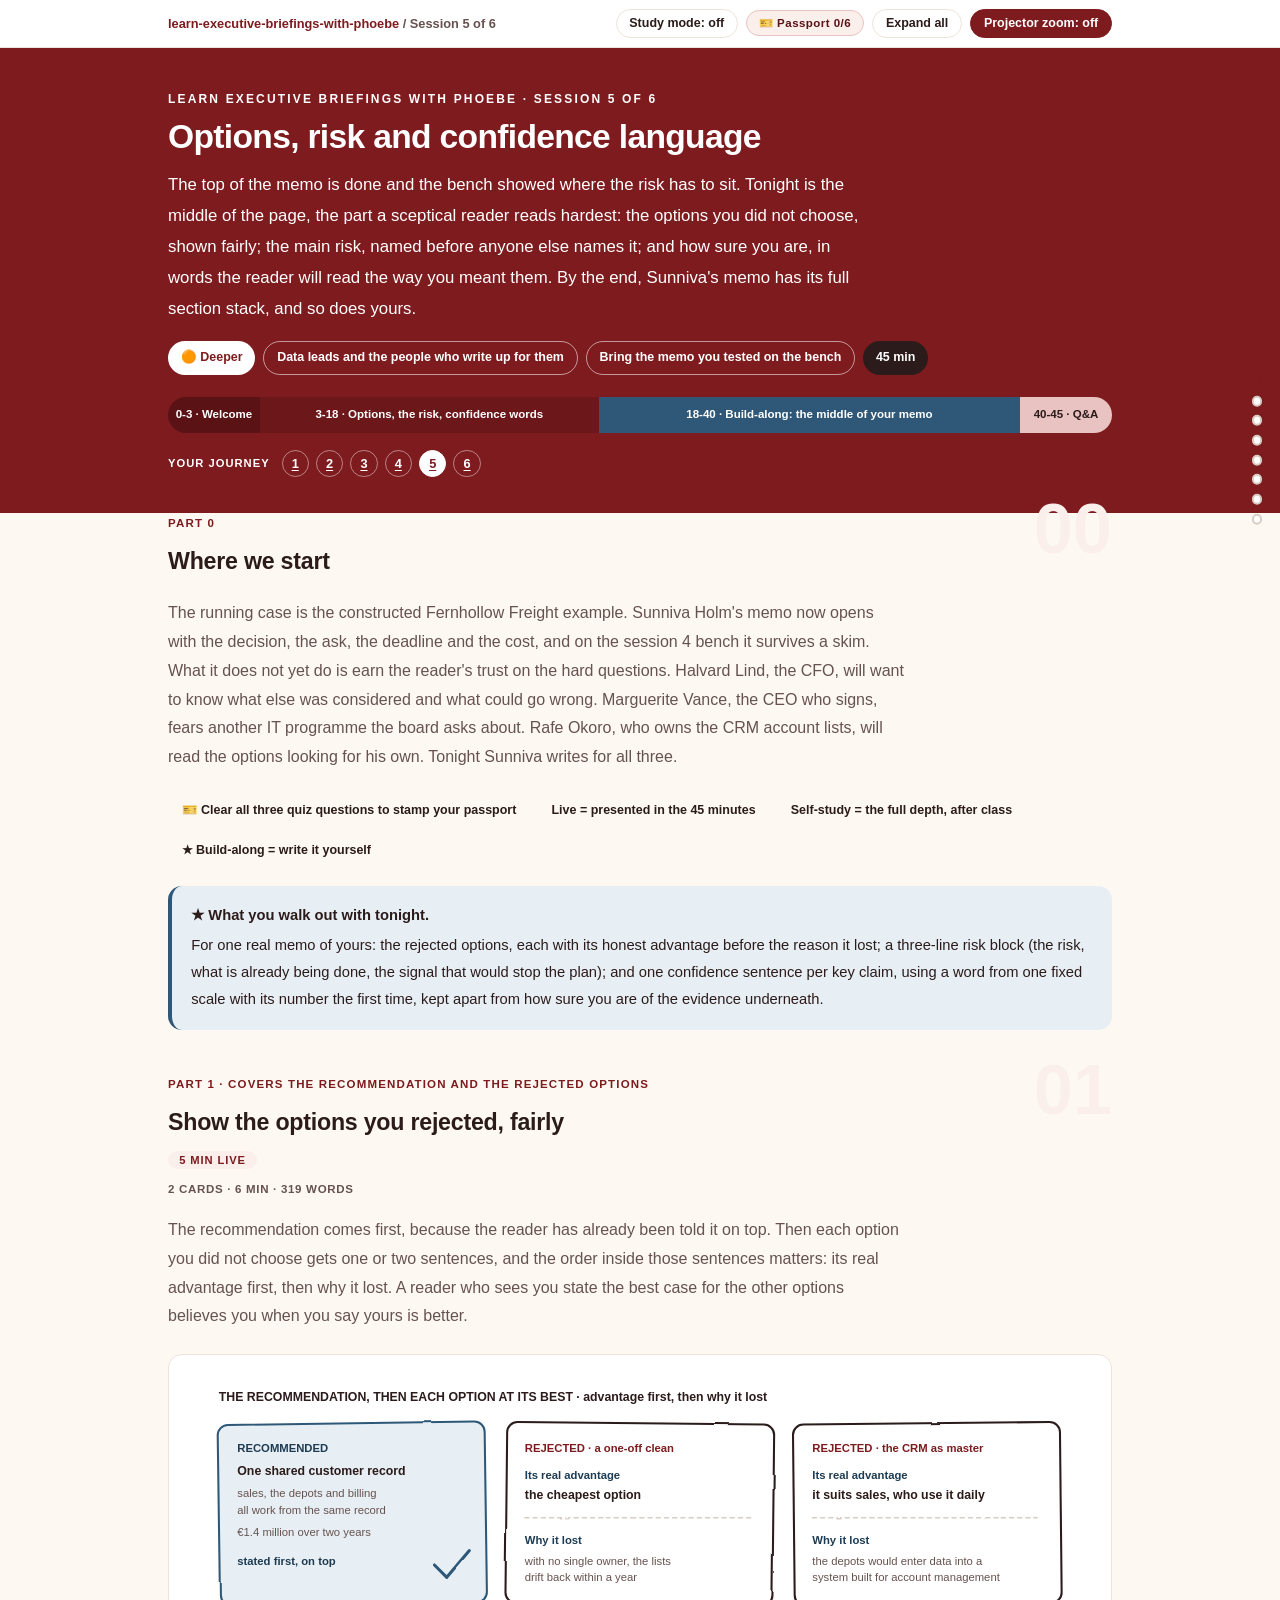
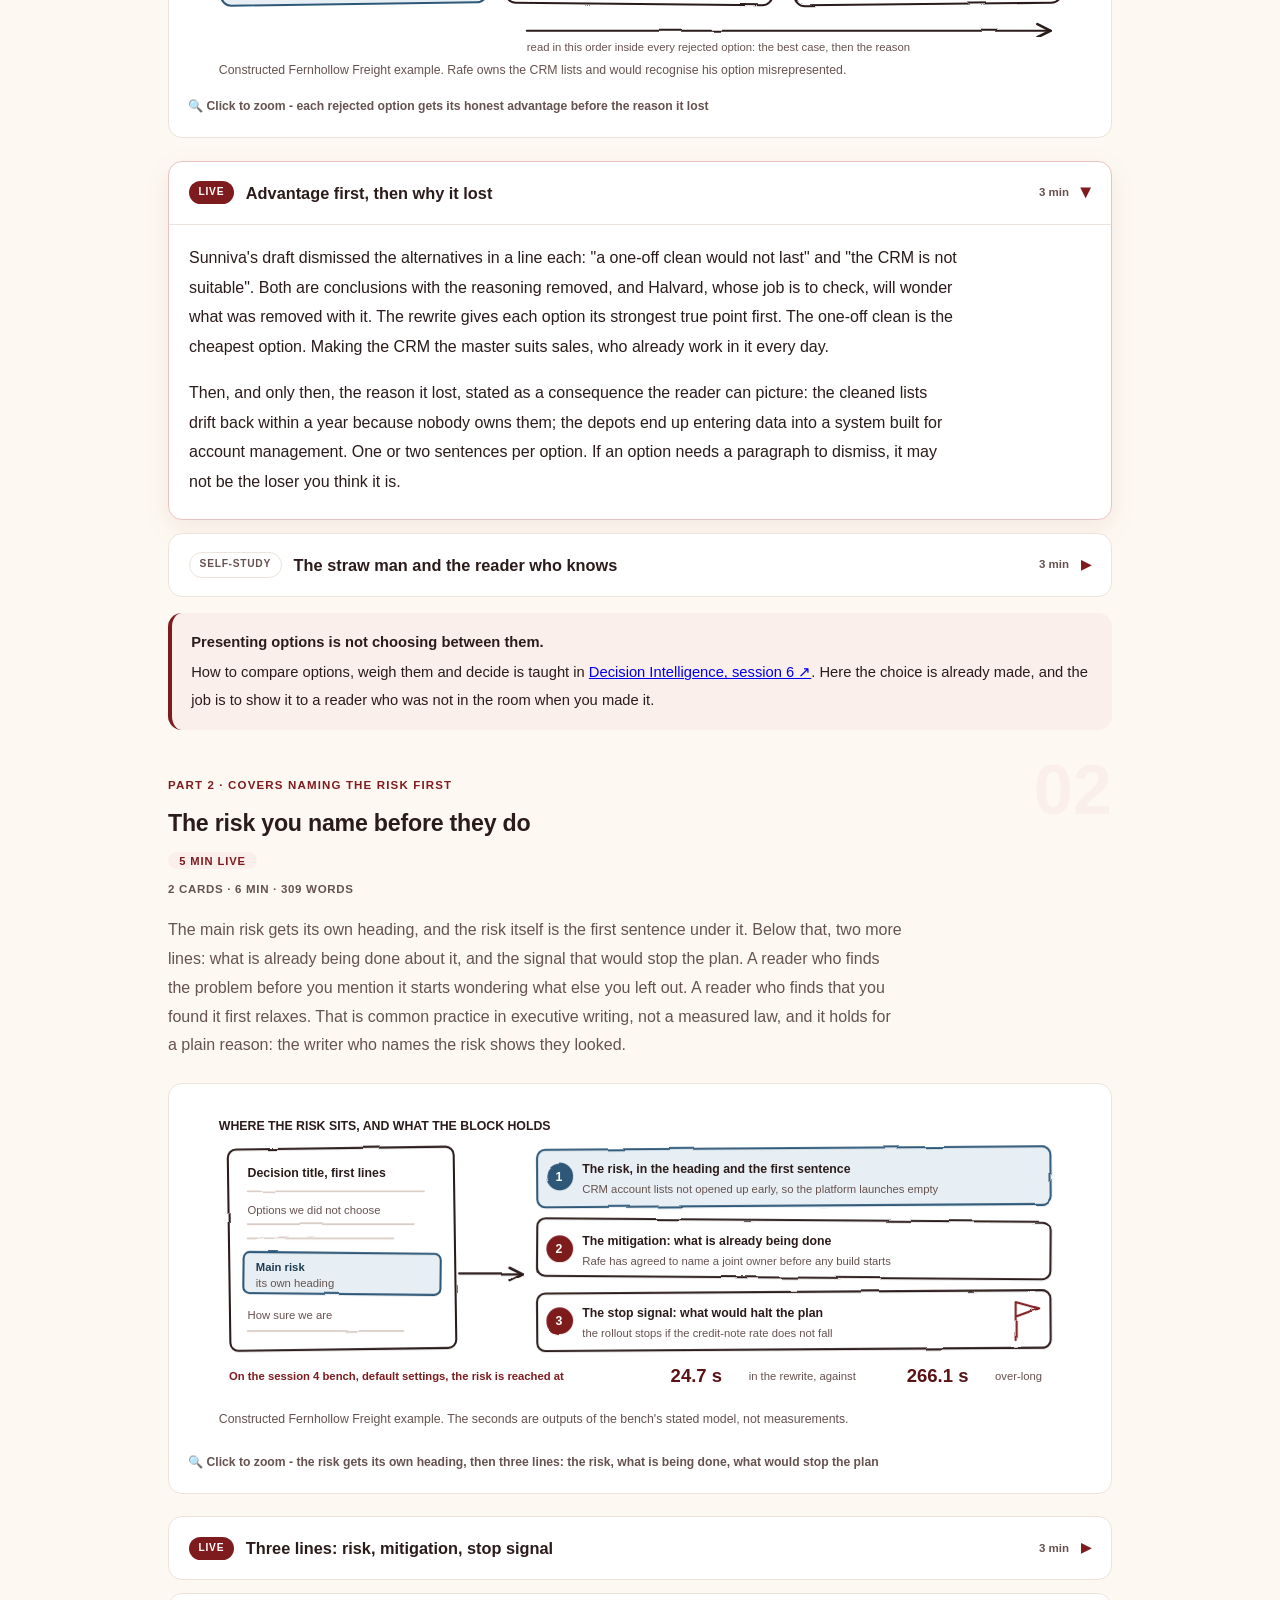
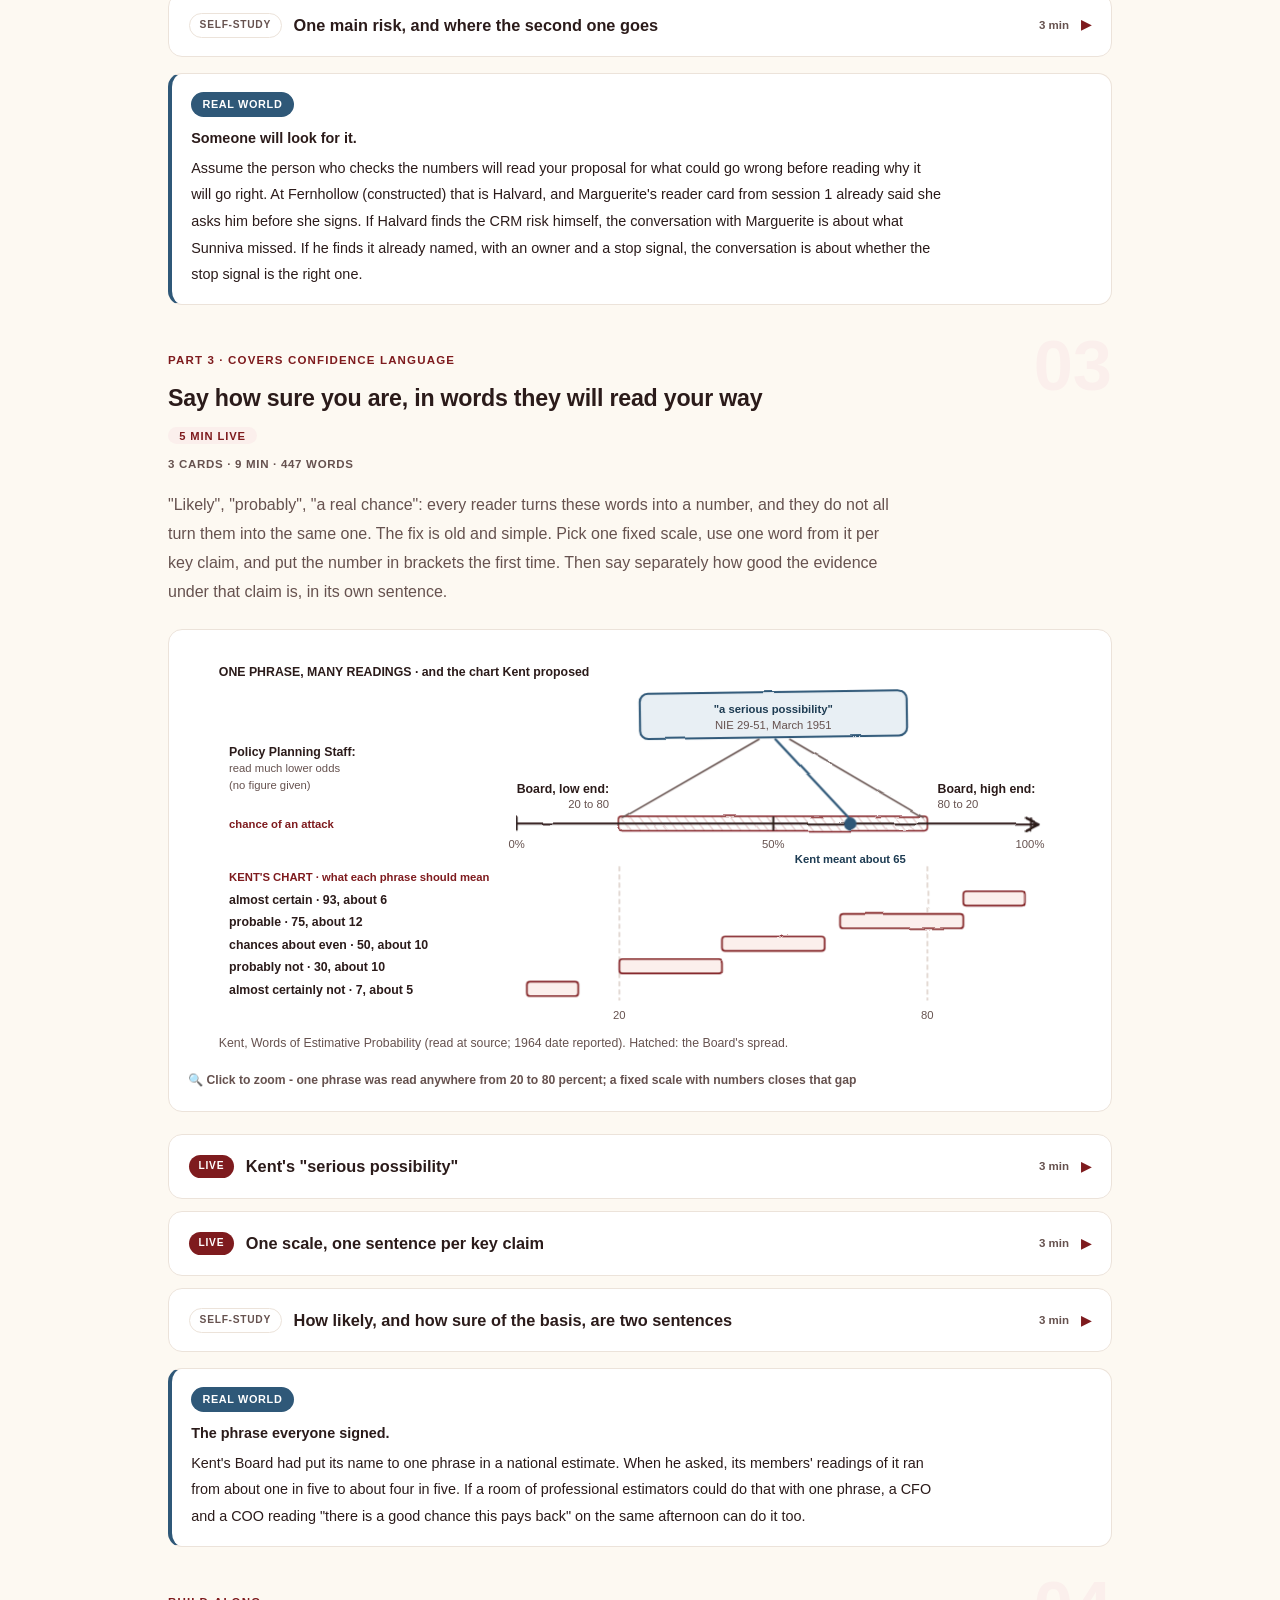
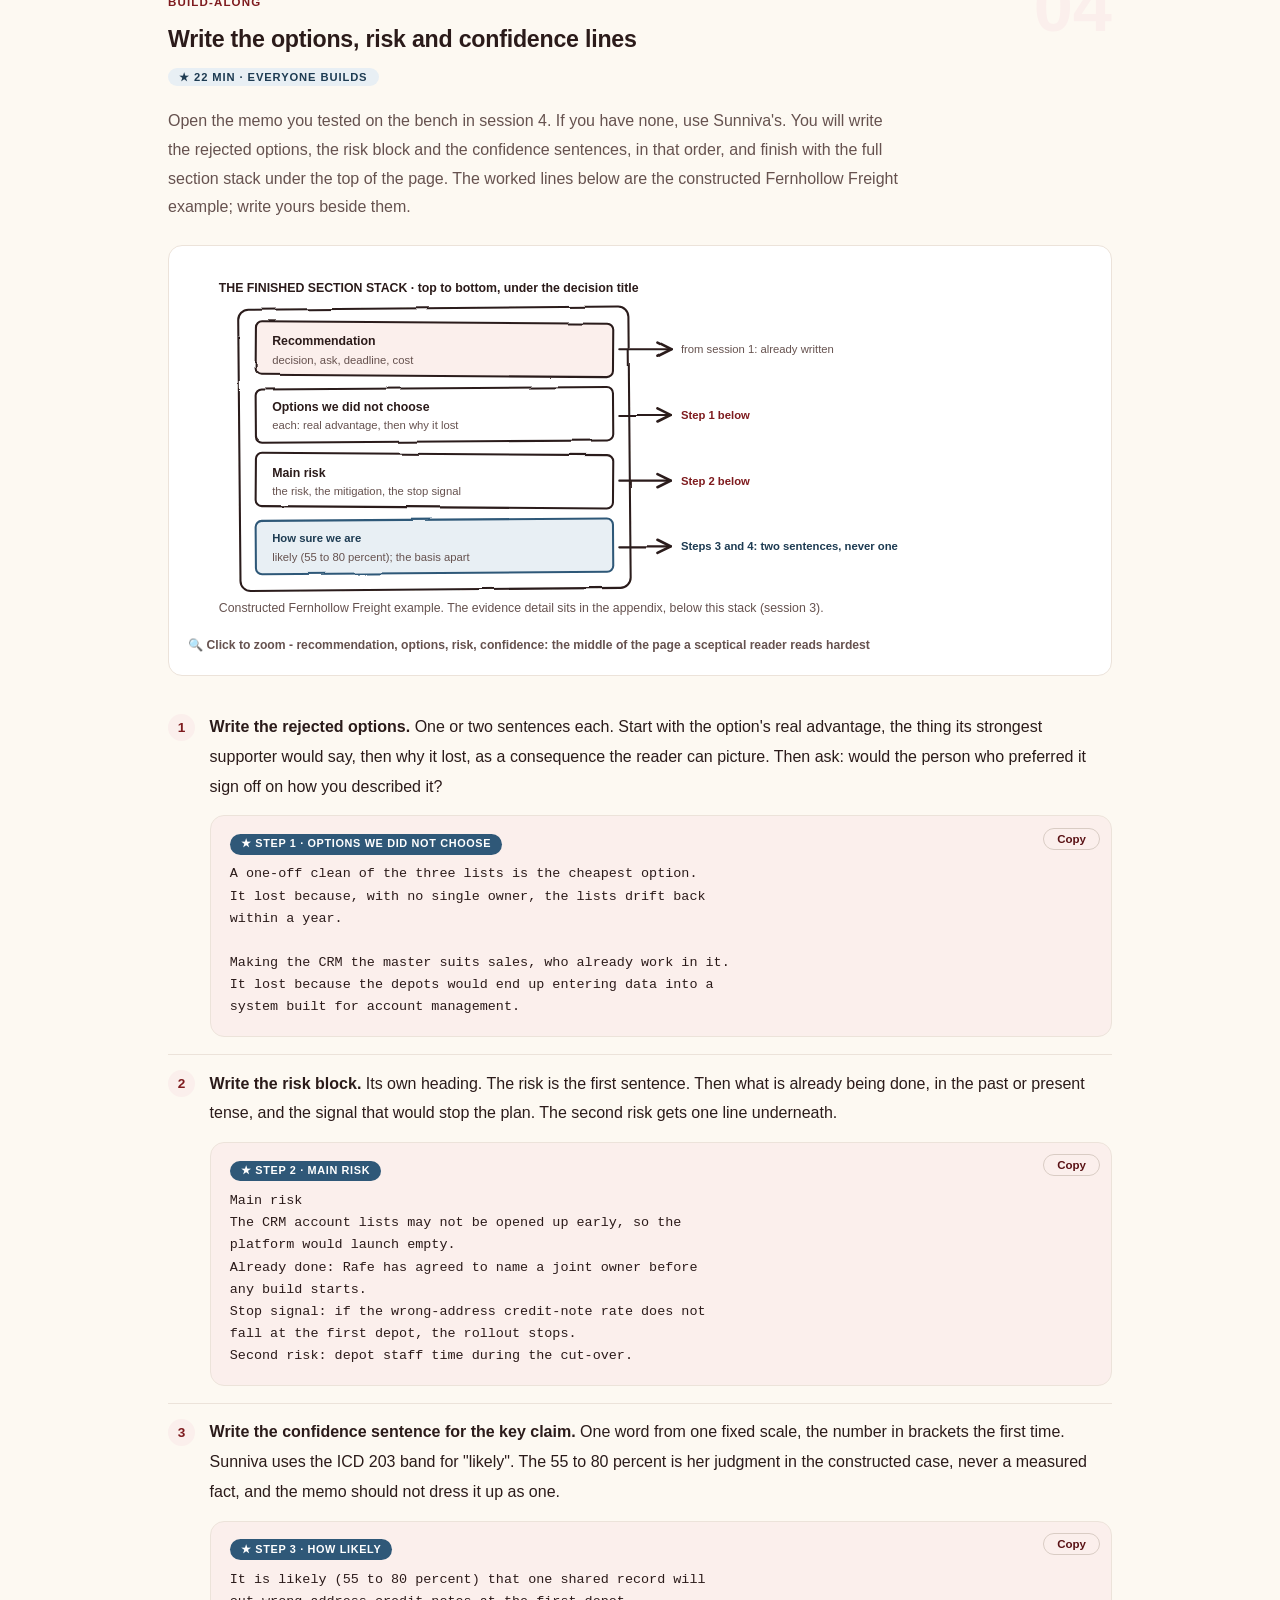
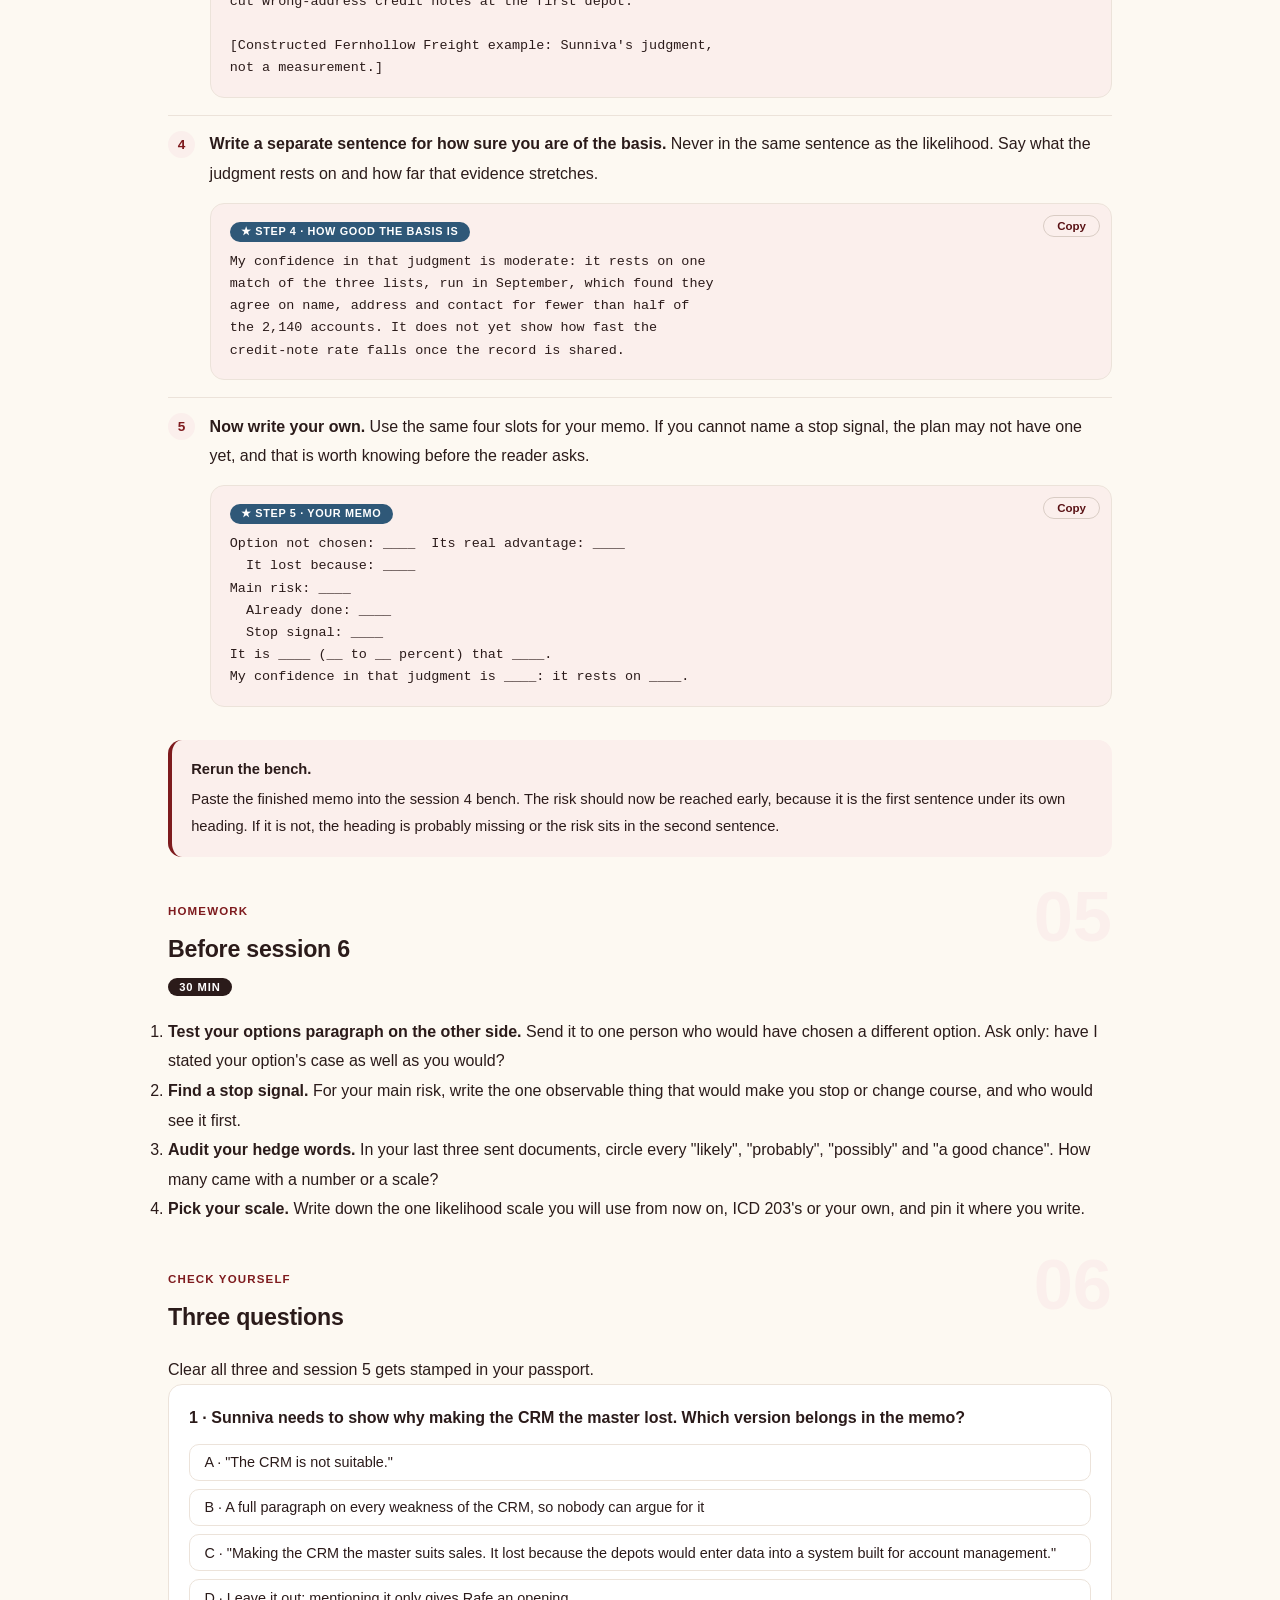
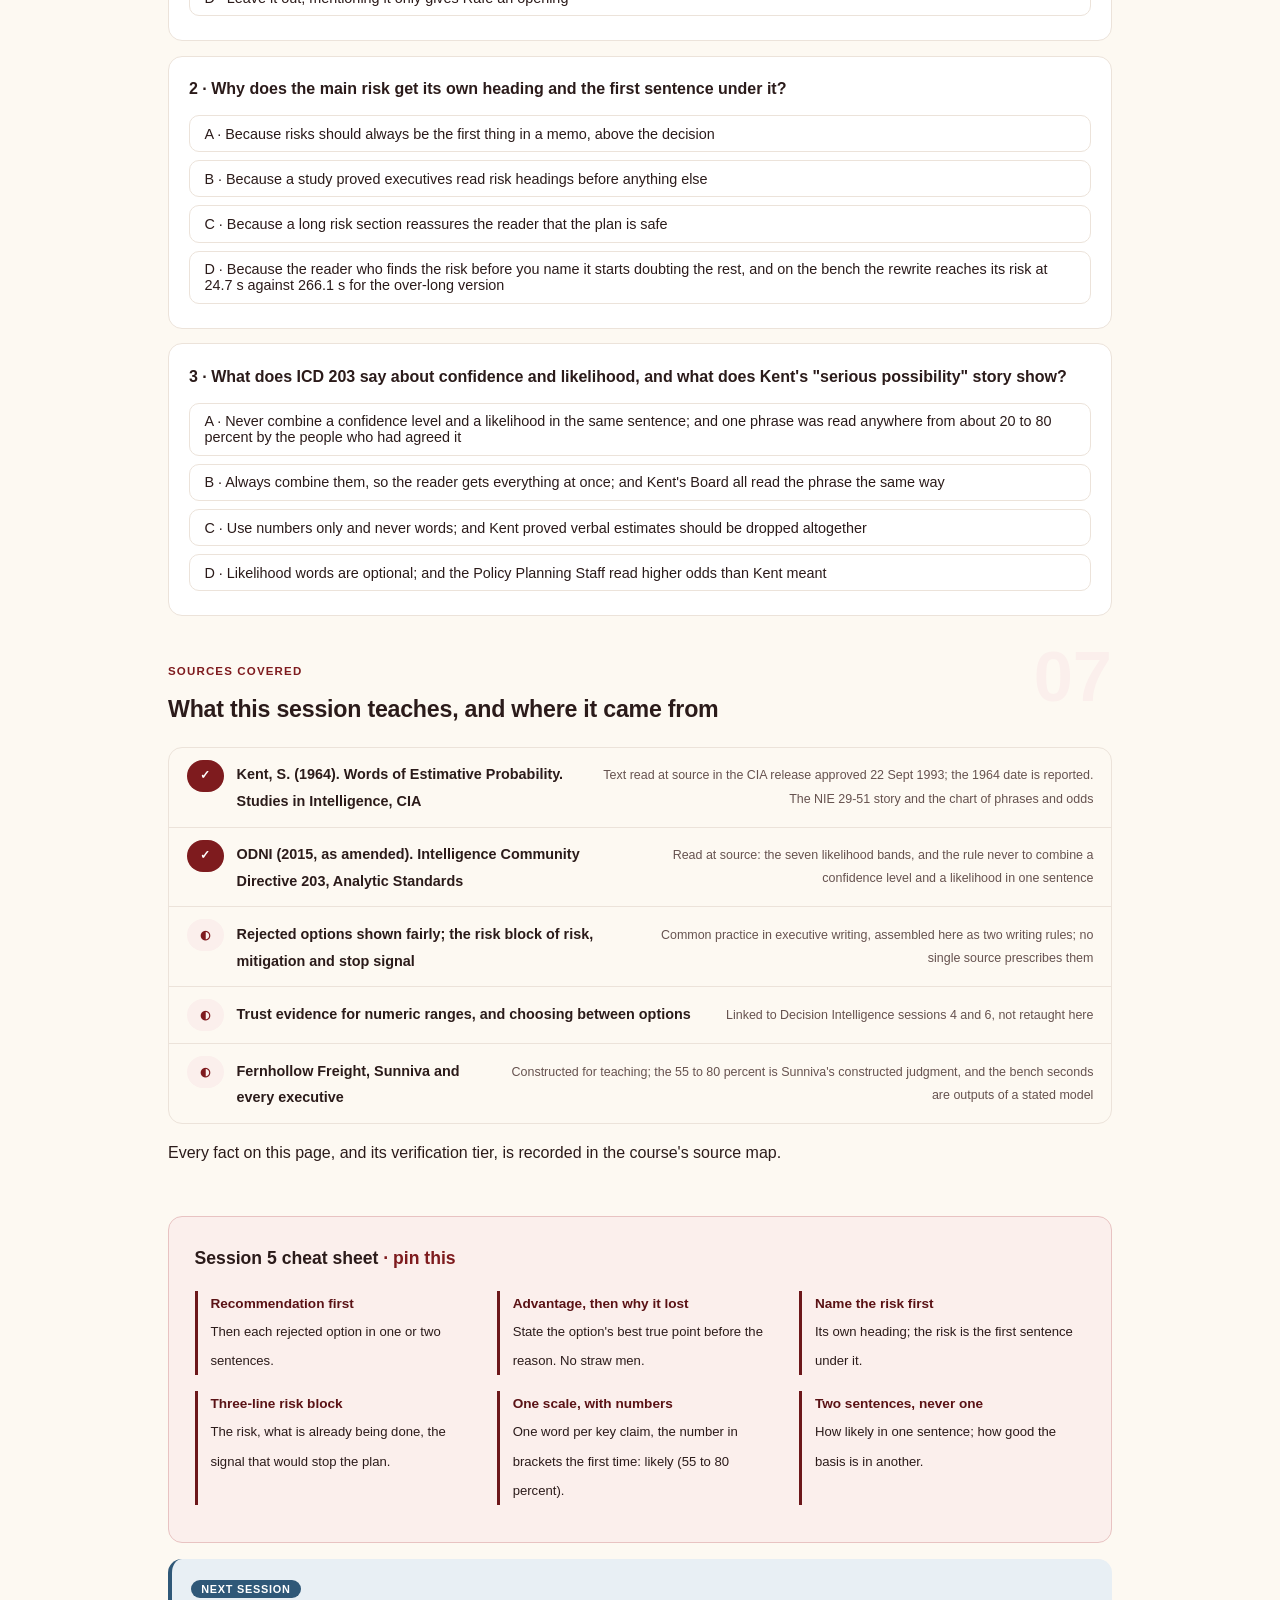
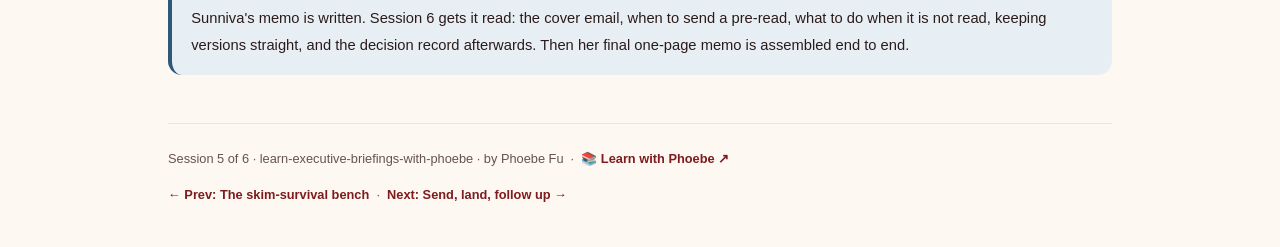
<file: courses/05-options-risk-and-confidence.html>
<!DOCTYPE html>
<html lang="en">
<head>
<meta charset="UTF-8">
<meta name="viewport" content="width=device-width, initial-scale=1.0">
<!-- social:start -->
<meta name="description" content="Session 5 of 6. Show the options you rejected fairly, name the main risk before the reader finds it, and say how sure you are in words from one fixed scale, with the number the first time.">
<meta property="og:type" content="article">
<meta property="og:site_name" content="Learn with Phoebe">
<meta property="og:title" content="Options, risk and confidence language - learn executive briefings with phoebe">
<meta property="og:description" content="Session 5 of 6. The rejected options shown fairly, the risk you name before they do, and confidence words the reader will read your way.">
<meta property="og:url" content="https://phoebefu6.github.io/learn-executive-briefings-with-phoebe/courses/05-options-risk-and-confidence.html">
<meta property="og:image" content="https://phoebefu6.github.io/learn-executive-briefings-with-phoebe/assets/og-cover.png">
<meta property="og:image:width" content="1200">
<meta property="og:image:height" content="630">
<meta name="twitter:card" content="summary_large_image">
<meta name="twitter:title" content="Options, risk and confidence language - learn executive briefings with phoebe">
<meta name="twitter:description" content="Session 5 of 6. Fair options, the risk named first, and one confidence sentence per key claim.">
<meta name="twitter:image" content="https://phoebefu6.github.io/learn-executive-briefings-with-phoebe/assets/og-cover.png">
<!-- social:end -->
<title>Session 5 · Options, risk and confidence language - learn executive briefings with phoebe</title>
<link rel="stylesheet" href="../assets/style.css?v=3">
</head>
<body>

<div class="toolbar">
  <div class="wrap">
    <span class="crumb"><a href="../index.html">learn-executive-briefings-with-phoebe</a> / Session 5 of 6</span>
    <button class="btn" id="toggle-all" type="button">Expand all</button>
    <button class="btn primary" id="zoom-toggle" type="button">Projector zoom: off</button>
  </div>
</div>

<header class="masthead">
  <div class="wrap">
    <div class="eyebrow">Learn Executive Briefings with Phoebe · Session 5 of 6</div>
    <h1>Options, risk and <span class="accent">confidence language</span></h1>
    <p class="sub">The top of the memo is done and the bench showed where the risk has to sit. Tonight is the middle of the page, the part a sceptical reader reads hardest: the options you did not choose, shown fairly; the main risk, named before anyone else names it; and how sure you are, in words the reader will read the way you meant them. By the end, Sunniva's memo has its full section stack, and so does yours.</p>
    <div class="chip-row">
      <span class="chip level">🟠 Deeper</span>
      <span class="chip audience">Data leads and the people who write up for them</span>
      <span class="chip audience">Bring the memo you tested on the bench</span>
      <span class="chip time">45 min</span>
    </div>
    <div class="agenda">
      <span class="a1" style="flex:1">0-3 · Welcome</span>
      <span class="a2" style="flex:4">3-18 · Options, the risk, confidence words</span>
      <span class="a3" style="flex:5">18-40 · Build-along: the middle of your memo</span>
      <span class="a4" style="flex:1">40-45 · Q&amp;A</span>
    </div>
  </div>
</header>

<main class="wrap">

  <section class="section" id="intro">
    <div class="section-kicker">
      <span class="klabel">Part 0</span>
      <h2>Where we start</h2>
    </div>
    <p class="lede">The running case is the constructed Fernhollow Freight example. Sunniva Holm's memo now opens with the decision, the ask, the deadline and the cost, and on the session 4 bench it survives a skim. What it does not yet do is earn the reader's trust on the hard questions. Halvard Lind, the CFO, will want to know what else was considered and what could go wrong. Marguerite Vance, the CEO who signs, fears another IT programme the board asks about. Rafe Okoro, who owns the CRM account lists, will read the options looking for his own. Tonight Sunniva writes for all three.</p>

    <div class="legend">
      <span class="pill">🎫 Clear all three quiz questions to stamp your passport</span>
      <span class="pill">Live = presented in the 45 minutes</span>
      <span class="pill">Self-study = the full depth, after class</span>
      <span class="pill">★ Build-along = write it yourself</span>
    </div>

    <div class="callout win">
      <p><strong>★ What you walk out with tonight.</strong> For one real memo of yours: the rejected options, each with its honest advantage before the reason it lost; a three-line risk block (the risk, what is already being done, the signal that would stop the plan); and one confidence sentence per key claim, using a word from one fixed scale with its number the first time, kept apart from how sure you are of the evidence underneath.</p>
    </div>
  </section>

  <section class="section" id="part-1">
    <div class="section-kicker">
      <span class="klabel">Part 1 · covers the recommendation and the rejected options</span>
      <h2>Show the options you rejected, fairly</h2>
      <span class="tag concept">5 min live</span>
    </div>
    <p class="lede">The recommendation comes first, because the reader has already been told it on top. Then each option you did not choose gets one or two sentences, and the order inside those sentences matters: its real advantage first, then why it lost. A reader who sees you state the best case for the other options believes you when you say yours is better.</p>

    <figure class="zoomable">
      <svg viewBox="0 0 880 304" xmlns="http://www.w3.org/2000/svg" role="img" aria-label="Three option cards. Recommended, highlighted: one shared customer record for sales, depots and billing, 1.4 million euros over two years. Rejected: a one-off clean; its real advantage, the cheapest; why it lost, the lists drift back within a year. Rejected: the CRM as the master; its real advantage, it suits sales; why it lost, the depots would enter data into a system built for account management.">
        <defs>
          <filter id="e5aSk" x="-3%" y="-3%" width="106%" height="106%"><feTurbulence type="fractalNoise" baseFrequency="0.02" numOctaves="2" seed="51" result="n"/><feDisplacementMap in="SourceGraphic" in2="n" scale="2.4" xChannelSelector="R" yChannelSelector="G"/></filter>
          <marker id="e5aAr" viewBox="0 0 10 10" refX="9" refY="5" markerWidth="8" markerHeight="8" orient="auto"><path d="M1 1 L9 5 L1 9" fill="none" stroke="#2B1B1A" stroke-width="1.6" stroke-linecap="round"/></marker>
        </defs>
        <style>
          .e5aH { font: 800 12px Inter, sans-serif; fill: #2B1B1A; }
          .e5aL { font: 600 12px Inter, sans-serif; fill: #2B1B1A; }
          .e5aS { font: 400 11px Inter, sans-serif; fill: #66524F; }
          .e5aB { font: 800 11px Inter, sans-serif; fill: #1D3B52; }
          .e5aA { font: 700 11px Inter, sans-serif; fill: #7E1B1E; }
          .e5aN { font: 400 12px Inter, sans-serif; fill: #66524F; }
        </style>

        <text class="e5aH" x="30" y="26">THE RECOMMENDATION, THEN EACH OPTION AT ITS BEST · advantage first, then why it lost</text>

        <g filter="url(#e5aSk)" fill="none" stroke="#2B1B1A" stroke-width="2" stroke-linecap="round" stroke-linejoin="round">
          <rect x="30" y="48" width="260" height="176" rx="10" transform="rotate(-0.8 160 136)" fill="#E8EFF4" stroke="#2F5878"/>
          <rect x="310" y="48" width="260" height="176" rx="10" transform="rotate(0.6 440 136)" fill="#FFFFFF"/>
          <rect x="590" y="48" width="260" height="176" rx="10" transform="rotate(-0.6 720 136)" fill="#FFFFFF"/>
          <path d="M240 186 L252 198 L274 172" stroke="#2F5878" stroke-width="3"/>
          <path d="M328 140 L552 140" stroke="#D9CCC4" stroke-width="1.4" stroke-dasharray="4 4"/>
          <path d="M608 140 L832 140" stroke="#D9CCC4" stroke-width="1.4" stroke-dasharray="4 4"/>
          <path d="M330 250 L840 250" marker-end="url(#e5aAr)"/>
        </g>

        <text class="e5aB" x="48" y="76">RECOMMENDED</text>
        <text class="e5aL" x="48" y="98">One shared customer record</text>
        <text class="e5aS" x="48" y="120">sales, the depots and billing</text>
        <text class="e5aS" x="48" y="136">all work from the same record</text>
        <text class="e5aS" x="48" y="158">€1.4 million over two years</text>
        <text class="e5aB" x="48" y="186">stated first, on top</text>

        <text class="e5aA" x="328" y="76">REJECTED · a one-off clean</text>
        <text class="e5aB" x="328" y="102">Its real advantage</text>
        <text class="e5aL" x="328" y="122">the cheapest option</text>
        <text class="e5aB" x="328" y="166">Why it lost</text>
        <text class="e5aS" x="328" y="186">with no single owner, the lists</text>
        <text class="e5aS" x="328" y="202">drift back within a year</text>

        <text class="e5aA" x="608" y="76">REJECTED · the CRM as master</text>
        <text class="e5aB" x="608" y="102">Its real advantage</text>
        <text class="e5aL" x="608" y="122">it suits sales, who use it daily</text>
        <text class="e5aB" x="608" y="166">Why it lost</text>
        <text class="e5aS" x="608" y="186">the depots would enter data into a</text>
        <text class="e5aS" x="608" y="202">system built for account management</text>

        <text class="e5aS" x="330" y="270">read in this order inside every rejected option: the best case, then the reason</text>
        <text class="e5aN" x="30" y="292">Constructed Fernhollow Freight example. Rafe owns the CRM lists and would recognise his option misrepresented.</text>
      </svg>
      <figcaption>🔍 Click to zoom - each rejected option gets its honest advantage before the reason it lost</figcaption>
    </figure>

    <details class="card" open>
      <summary><span class="mode live">Live</span>Advantage first, then why it lost<span class="mini">3 min</span><span class="caret">▶</span></summary>
      <div class="body">
        <p>Sunniva's draft dismissed the alternatives in a line each: "a one-off clean would not last" and "the CRM is not suitable". Both are conclusions with the reasoning removed, and Halvard, whose job is to check, will wonder what was removed with it. The rewrite gives each option its strongest true point first. The one-off clean is the cheapest option. Making the CRM the master suits sales, who already work in it every day.</p>
        <p>Then, and only then, the reason it lost, stated as a consequence the reader can picture: the cleaned lists drift back within a year because nobody owns them; the depots end up entering data into a system built for account management. One or two sentences per option. If an option needs a paragraph to dismiss, it may not be the loser you think it is.</p>
      </div>
    </details>

    <details class="card">
      <summary><span class="mode self">Self-study</span>The straw man and the reader who knows<span class="mini">3 min</span><span class="caret">▶</span></summary>
      <div class="body">
        <p>An option written to lose, a straw man, is described in its weakest form so the recommendation looks inevitable. It works on a reader who knows nothing about the alternatives, and costs you badly with the one who does. At Fernhollow that reader is Rafe Okoro. The CRM account lists are his; he would read "the CRM is not suitable" as a judgment on his team, and he would be right that it misstates the case. If Marguerite asks Rafe what he thinks before she signs, and she may, he now has a reason to doubt everything else on the page.</p>
        <p>The fair version costs Sunniva nothing. "Making the CRM the master suits sales" is true, Rafe agrees with it, and the reason it lost is about the depots, not about his team. The best test is to send the options paragraph to the person who would have chosen differently and ask whether you have stated their case as well as they would. Getting that conversation done before the memo lands is pre-wiring, taught in <a href="https://phoebefu6.github.io/learn-stakeholder-management-with-phoebe/courses/05-coalitions-and-pre-wiring.html">Stakeholder Management, Coalitions and pre-wiring ↗</a>.</p>
      </div>
    </details>

    <div class="callout tip">
      <p><strong>Presenting options is not choosing between them.</strong> How to compare options, weigh them and decide is taught in <a href="https://phoebefu6.github.io/learn-decision-intelligence-with-phoebe/courses/06-decide-and-communicate.html">Decision Intelligence, session 6 ↗</a>. Here the choice is already made, and the job is to show it to a reader who was not in the room when you made it.</p>
    </div>
  </section>

  <section class="section" id="part-2">
    <div class="section-kicker">
      <span class="klabel">Part 2 · covers naming the risk first</span>
      <h2>The risk you name before they do</h2>
      <span class="tag concept">5 min live</span>
    </div>
    <p class="lede">The main risk gets its own heading, and the risk itself is the first sentence under it. Below that, two more lines: what is already being done about it, and the signal that would stop the plan. A reader who finds the problem before you mention it starts wondering what else you left out. A reader who finds that you found it first relaxes. That is common practice in executive writing, not a measured law, and it holds for a plain reason: the writer who names the risk shows they looked.</p>

    <figure class="zoomable">
      <svg viewBox="0 0 880 330" xmlns="http://www.w3.org/2000/svg" role="img" aria-label="Left, a memo page with four sections: decision title, options, main risk highlighted, confidence. An arrow leads to the anatomy of the risk block, three numbered rows: 1 the risk, in the heading and the first sentence; 2 the mitigation, what is already being done; 3 the stop signal, what would halt the plan. Below, on the session 4 bench the rewrite reaches the risk at 24.7 seconds and the over-long version at 266.1 seconds.">
        <defs>
          <filter id="e5bSk" x="-3%" y="-3%" width="106%" height="106%"><feTurbulence type="fractalNoise" baseFrequency="0.02" numOctaves="2" seed="57" result="n"/><feDisplacementMap in="SourceGraphic" in2="n" scale="2.4" xChannelSelector="R" yChannelSelector="G"/></filter>
          <marker id="e5bAr" viewBox="0 0 10 10" refX="9" refY="5" markerWidth="8" markerHeight="8" orient="auto"><path d="M1 1 L9 5 L1 9" fill="none" stroke="#2B1B1A" stroke-width="1.6" stroke-linecap="round"/></marker>
        </defs>
        <style>
          .e5bH { font: 800 12px Inter, sans-serif; fill: #2B1B1A; }
          .e5bL { font: 600 12px Inter, sans-serif; fill: #2B1B1A; }
          .e5bS { font: 400 11px Inter, sans-serif; fill: #66524F; }
          .e5bB { font: 800 11px Inter, sans-serif; fill: #1D3B52; }
          .e5bW { font: 800 12px Inter, sans-serif; fill: #FFFFFF; }
          .e5bV { font: 800 18px Inter, sans-serif; fill: #5A1215; }
          .e5bA { font: 700 11px Inter, sans-serif; fill: #7E1B1E; }
          .e5bN { font: 400 12px Inter, sans-serif; fill: #66524F; }
        </style>

        <text class="e5bH" x="30" y="26">WHERE THE RISK SITS, AND WHAT THE BLOCK HOLDS</text>

        <g filter="url(#e5bSk)" fill="none" stroke="#2B1B1A" stroke-width="2" stroke-linecap="round" stroke-linejoin="round">
          <rect x="40" y="44" width="220" height="196" rx="8" transform="rotate(-0.8 150 142)" fill="#FFFFFF"/>
          <path d="M58 86 L230 86 M58 118 L220 118 M58 132 L200 132" stroke="#D9CCC4" stroke-width="1.6"/>
          <rect x="54" y="146" width="192" height="40" rx="6" transform="rotate(0.6 150 166)" fill="#E8EFF4" stroke="#2F5878"/>
          <path d="M58 222 L210 222" stroke="#D9CCC4" stroke-width="1.6"/>
          <path d="M264 166 L326 166" marker-end="url(#e5bAr)"/>
          <rect x="340" y="44" width="500" height="56" rx="8" transform="rotate(-0.4 590 72)" fill="#E8EFF4" stroke="#2F5878"/>
          <rect x="340" y="114" width="500" height="56" rx="8" transform="rotate(0.4 590 142)" fill="#FFFFFF"/>
          <rect x="340" y="184" width="500" height="56" rx="8" transform="rotate(-0.4 590 212)" fill="#FFFFFF"/>
          <circle cx="362" cy="72" r="12" fill="#2F5878" stroke="#2F5878"/>
          <circle cx="362" cy="142" r="12" fill="#7E1B1E" stroke="#7E1B1E"/>
          <circle cx="362" cy="212" r="12" fill="#7E1B1E" stroke="#7E1B1E"/>
          <path d="M806 230 L806 194 M806 194 L828 200 L806 208" stroke="#7E1B1E" stroke-width="2"/>
        </g>

        <text class="e5bL" x="58" y="72">Decision title, first lines</text>
        <text class="e5bS" x="58" y="108">Options we did not choose</text>
        <text class="e5bB" x="66" y="164">Main risk</text>
        <text class="e5bS" x="66" y="179">its own heading</text>
        <text class="e5bS" x="58" y="210">How sure we are</text>

        <text class="e5bW" x="358" y="76">1</text>
        <text class="e5bL" x="384" y="68">The risk, in the heading and the first sentence</text>
        <text class="e5bS" x="384" y="88">CRM account lists not opened up early, so the platform launches empty</text>
        <text class="e5bW" x="358" y="146">2</text>
        <text class="e5bL" x="384" y="138">The mitigation: what is already being done</text>
        <text class="e5bS" x="384" y="158">Rafe has agreed to name a joint owner before any build starts</text>
        <text class="e5bW" x="358" y="216">3</text>
        <text class="e5bL" x="384" y="208">The stop signal: what would halt the plan</text>
        <text class="e5bS" x="384" y="228">the rollout stops if the credit-note rate does not fall</text>

        <text class="e5bA" x="40" y="270">On the session 4 bench, default settings, the risk is reached at</text>
        <text class="e5bV" x="470" y="272">24.7 s</text>
        <text class="e5bS" x="546" y="270">in the rewrite, against</text>
        <text class="e5bV" x="700" y="272">266.1 s</text>
        <text class="e5bS" x="786" y="270">over-long</text>
        <text class="e5bN" x="30" y="312">Constructed Fernhollow Freight example. The seconds are outputs of the bench's stated model, not measurements.</text>
      </svg>
      <figcaption>🔍 Click to zoom - the risk gets its own heading, then three lines: the risk, what is being done, what would stop the plan</figcaption>
    </figure>

    <details class="card">
      <summary><span class="mode live">Live</span>Three lines: risk, mitigation, stop signal<span class="mini">3 min</span><span class="caret">▶</span></summary>
      <div class="body">
        <p>The over-long version of Sunniva's memo had its risks, honestly stated, in the middle of a paragraph headed "Other considerations". On the session 4 bench the skimmer reached them at 266.1 seconds, past four minutes. The rewrite gives the main risk its own heading and makes it the first sentence under that heading, and the bench reaches it at 24.7 seconds. Same risk, same words, different place.</p>
        <p>The block then does two more jobs. The mitigation says what is already happening, not what might: Rafe has agreed to name a joint owner before any build starts, so the CRM lists are opened up before the platform needs them. The stop signal tells Marguerite how she will know it is going wrong and what happens then: the rollout stops if the wrong-address credit-note rate does not fall. A risk with a stop signal is a risk someone is managing. Without one it reads as a worry.</p>
      </div>
    </details>

    <details class="card">
      <summary><span class="mode self">Self-study</span>One main risk, and where the second one goes<span class="mini">3 min</span><span class="caret">▶</span></summary>
      <div class="body">
        <p>Sunniva has two risks. The main one is the CRM lists launching the platform empty; the second is depot staff time during the cut-over. Only the main one gets the full block on the front page, because a list of seven equal risks tells the reader you have not decided which one matters. The second risk gets one line under the block, and any further ones go to the appendix, where session 3 put the detail that is there to be optional.</p>
        <p>Choosing the main risk is a judgment, and it is worth testing on the person most exposed to it. For the depot risk that is Bram Tully, who is asked first on anything touching the depots. If he would rank it first, Sunniva should hear that before Marguerite does. Delivering a risk that is really bad news, the kind that changes the recommendation, is taught in <a href="https://phoebefu6.github.io/learn-communication-with-phoebe/courses/06-bad-news-and-disagreement.html">Communication, Bad news and disagreement ↗</a>.</p>
      </div>
    </details>

    <div class="callout example">
      <span class="ex-pill">Real world</span>
      <p><strong>Someone will look for it.</strong> Assume the person who checks the numbers will read your proposal for what could go wrong before reading why it will go right. At Fernhollow (constructed) that is Halvard, and Marguerite's reader card from session 1 already said she asks him before she signs. If Halvard finds the CRM risk himself, the conversation with Marguerite is about what Sunniva missed. If he finds it already named, with an owner and a stop signal, the conversation is about whether the stop signal is the right one.</p>
    </div>
  </section>

  <section class="section" id="part-3">
    <div class="section-kicker">
      <span class="klabel">Part 3 · covers confidence language</span>
      <h2>Say how sure you are, in words they will read your way</h2>
      <span class="tag concept">5 min live</span>
    </div>
    <p class="lede">"Likely", "probably", "a real chance": every reader turns these words into a number, and they do not all turn them into the same one. The fix is old and simple. Pick one fixed scale, use one word from it per key claim, and put the number in brackets the first time. Then say separately how good the evidence under that claim is, in its own sentence.</p>

    <figure class="zoomable">
      <svg viewBox="0 0 880 400" xmlns="http://www.w3.org/2000/svg" role="img" aria-label="One phrase, a serious possibility, from NIE 29-51 in March 1951, fans out onto a 0 to 100 percent scale. Kent meant about 65 percent. Board members' readings ran from 20 to 80 odds to 80 to 20 odds, a band from 20 to 80 percent. The Policy Planning Staff read much lower odds. Below, Kent's proposed chart as bars on the same scale: almost certain 93 give or take about 6; probable 75 give or take about 12; chances about even 50 give or take about 10; probably not 30 give or take about 10; almost certainly not 7 give or take about 5.">
        <defs>
          <filter id="e5cSk" x="-3%" y="-3%" width="106%" height="106%"><feTurbulence type="fractalNoise" baseFrequency="0.02" numOctaves="2" seed="63" result="n"/><feDisplacementMap in="SourceGraphic" in2="n" scale="2.4" xChannelSelector="R" yChannelSelector="G"/></filter>
          <pattern id="e5cHc" patternUnits="userSpaceOnUse" width="7" height="7" patternTransform="rotate(-38)"><line x1="0" y1="0" x2="0" y2="7" stroke="#7E1B1E" stroke-width="1" opacity=".5"/></pattern>
          <marker id="e5cAr" viewBox="0 0 10 10" refX="9" refY="5" markerWidth="8" markerHeight="8" orient="auto"><path d="M1 1 L9 5 L1 9" fill="none" stroke="#2B1B1A" stroke-width="1.6" stroke-linecap="round"/></marker>
        </defs>
        <style>
          .e5cH { font: 800 12px Inter, sans-serif; fill: #2B1B1A; }
          .e5cL { font: 600 12px Inter, sans-serif; fill: #2B1B1A; }
          .e5cS { font: 400 11px Inter, sans-serif; fill: #66524F; }
          .e5cB { font: 800 11px Inter, sans-serif; fill: #1D3B52; }
          .e5cA { font: 700 11px Inter, sans-serif; fill: #7E1B1E; }
          .e5cN { font: 400 12px Inter, sans-serif; fill: #66524F; }
        </style>

        <text class="e5cH" x="30" y="26">ONE PHRASE, MANY READINGS · and the chart Kent proposed</text>

        <g filter="url(#e5cSk)" fill="none" stroke="#2B1B1A" stroke-width="2" stroke-linecap="round" stroke-linejoin="round">
          <rect x="440" y="42" width="260" height="44" rx="8" transform="rotate(-0.8 570 64)" fill="#E8EFF4" stroke="#2F5878"/>
          <rect x="420" y="163" width="300" height="14" rx="3" fill="url(#e5cHc)" stroke="#7E1B1E" stroke-width="1.4"/>
          <path d="M320 170 L828 170" marker-end="url(#e5cAr)"/>
          <path d="M320 164 L320 176 M570 164 L570 176 M820 164 L820 176"/>
          <path d="M556 88 L424 164" stroke="#66524F" stroke-width="1.6"/>
          <path d="M572 88 L643 164" stroke="#2F5878" stroke-width="2.2"/>
          <path d="M586 88 L716 164" stroke="#66524F" stroke-width="1.6"/>
          <circle cx="645" cy="170" r="5" fill="#2F5878" stroke="#2F5878"/>
          <path d="M420 212 L420 342 M720 212 L720 342" stroke="#D9CCC4" stroke-width="1.4" stroke-dasharray="4 4"/>
          <rect x="755" y="236" width="60" height="14" rx="3" fill="#FBEFEC" stroke="#7E1B1E" stroke-width="1.6"/>
          <rect x="635" y="258" width="120" height="14" rx="3" fill="#FBEFEC" stroke="#7E1B1E" stroke-width="1.6"/>
          <rect x="520" y="280" width="100" height="14" rx="3" fill="#FBEFEC" stroke="#7E1B1E" stroke-width="1.6"/>
          <rect x="420" y="302" width="100" height="14" rx="3" fill="#FBEFEC" stroke="#7E1B1E" stroke-width="1.6"/>
          <rect x="330" y="324" width="50" height="14" rx="3" fill="#FBEFEC" stroke="#7E1B1E" stroke-width="1.6"/>
        </g>

        <text class="e5cB" x="570" y="62" text-anchor="middle">"a serious possibility"</text>
        <text class="e5cS" x="570" y="78" text-anchor="middle">NIE 29-51, March 1951</text>

        <text class="e5cL" x="40" y="104">Policy Planning Staff:</text>
        <text class="e5cS" x="40" y="120">read much lower odds</text>
        <text class="e5cS" x="40" y="136">(no figure given)</text>

        <text class="e5cL" x="410" y="140" text-anchor="end">Board, low end:</text>
        <text class="e5cS" x="410" y="155" text-anchor="end">20 to 80</text>
        <text class="e5cL" x="730" y="140">Board, high end:</text>
        <text class="e5cS" x="730" y="155">80 to 20</text>

        <text class="e5cS" x="320" y="194" text-anchor="middle">0%</text>
        <text class="e5cS" x="570" y="194" text-anchor="middle">50%</text>
        <text class="e5cS" x="820" y="194" text-anchor="middle">100%</text>
        <text class="e5cB" x="645" y="208" text-anchor="middle">Kent meant about 65</text>
        <text class="e5cA" x="40" y="174">chance of an attack</text>

        <text class="e5cA" x="40" y="226">KENT'S CHART · what each phrase should mean</text>
        <text class="e5cL" x="40" y="248">almost certain · 93, about 6</text>
        <text class="e5cL" x="40" y="270">probable · 75, about 12</text>
        <text class="e5cL" x="40" y="292">chances about even · 50, about 10</text>
        <text class="e5cL" x="40" y="314">probably not · 30, about 10</text>
        <text class="e5cL" x="40" y="336">almost certainly not · 7, about 5</text>

        <text class="e5cS" x="420" y="360" text-anchor="middle">20</text>
        <text class="e5cS" x="720" y="360" text-anchor="middle">80</text>
        <text class="e5cN" x="30" y="388">Kent, Words of Estimative Probability (read at source; 1964 date reported). Hatched: the Board's spread.</text>
      </svg>
      <figcaption>🔍 Click to zoom - one phrase was read anywhere from 20 to 80 percent; a fixed scale with numbers closes that gap</figcaption>
    </figure>

    <details class="card">
      <summary><span class="mode live">Live</span>Kent's "serious possibility"<span class="mini">3 min</span><span class="caret">▶</span></summary>
      <div class="body">
        <p>In March 1951 a US National Intelligence Estimate, NIE 29-51, called an attack on Yugoslavia a serious possibility. Sherman Kent later told what happened next. He had meant odds of around 65 to 35 in favour of an attack. The Policy Planning Staff read it as much lower odds. When Kent asked members of the Board, their readings ran from about 20 to 80 to about 80 to 20. Everyone had signed the same phrase, and nobody had agreed on what it meant.</p>
        <p>Kent's answer, in "Words of Estimative Probability" (CIA, Studies in Intelligence; text read at source, the 1964 date reported), was a chart pairing each phrase with odds: almost certain 93 (give or take about 6), probable 75 (about 12), chances about even 50 (about 10), probably not 30 (about 10), almost certainly not 7 (about 5). The lesson for a memo is not his exact numbers. It is that a hedge word with no scale behind it is read in whatever range the reader brings.</p>
      </div>
    </details>

    <details class="card">
      <summary><span class="mode live">Live</span>One scale, one sentence per key claim<span class="mini">3 min</span><span class="caret">▶</span></summary>
      <div class="body">
        <p>The US intelligence community now writes Kent's idea into its rules. ODNI's Intelligence Community Directive 203, Analytic Standards (2015, as amended; read at source) sets seven likelihood bands: almost no chance 01-05%, very unlikely 05-20%, unlikely 20-45%, roughly even chance 45-55%, likely 55-80%, very likely 80-95%, almost certain 95-99%. You do not have to adopt those bands, but you need one fixed scale, and borrowing a published one saves an argument about yours.</p>
        <p>The rule for the memo: each key claim gets one confidence sentence, with a word from that scale and the number in brackets the first time it appears. After that the word alone will do, because the reader has been told what it means. Not every sentence needs one. The claims that carry the recommendation do: for Sunniva, that the shared record will cut wrong-address credit notes.</p>
      </div>
    </details>

    <details class="card">
      <summary><span class="mode self">Self-study</span>How likely, and how sure of the basis, are two sentences<span class="mini">3 min</span><span class="caret">▶</span></summary>
      <div class="body">
        <p>ICD 203 adds a rule that is easy to break without noticing: a product should not combine a confidence level and a degree of likelihood in the same sentence. "We are highly confident it is likely" mixes two different questions. How likely the outcome is belongs in one sentence. How good the evidence is, how much of it there is and how far it stretches, belongs in another. Kept apart, a reader can disagree with one without throwing out the other.</p>
        <p>The evidence that numeric ranges barely cost a writer the reader's trust, while vague verbal hedges do, is laid out in <a href="https://phoebefu6.github.io/learn-decision-intelligence-with-phoebe/courses/06-decide-and-communicate.html">Decision Intelligence, session 6 ↗</a>, and the grades of uncertainty you can honestly promise are in <a href="https://phoebefu6.github.io/learn-decision-intelligence-with-phoebe/courses/04-uncertainty-you-can-promise.html">Decision Intelligence, session 4 ↗</a>. Here we only apply them: one scale, one sentence per key claim, the basis kept apart.</p>
      </div>
    </details>

    <div class="callout example">
      <span class="ex-pill">Real world</span>
      <p><strong>The phrase everyone signed.</strong> Kent's Board had put its name to one phrase in a national estimate. When he asked, its members' readings of it ran from about one in five to about four in five. If a room of professional estimators could do that with one phrase, a CFO and a COO reading "there is a good chance this pays back" on the same afternoon can do it too.</p>
    </div>
  </section>

  <section class="section" id="demo-1">
    <div class="section-kicker">
      <span class="klabel">Build-along</span>
      <h2>Write the options, risk and confidence lines</h2>
      <span class="tag demo">★ 22 min · everyone builds</span>
    </div>
    <p class="lede">Open the memo you tested on the bench in session 4. If you have none, use Sunniva's. You will write the rejected options, the risk block and the confidence sentences, in that order, and finish with the full section stack under the top of the page. The worked lines below are the constructed Fernhollow Freight example; write yours beside them.</p>

    <figure class="zoomable">
      <svg viewBox="0 0 880 350" xmlns="http://www.w3.org/2000/svg" role="img" aria-label="A memo page with four stacked sections: recommendation, with decision, ask, deadline and cost, from session 1; options we did not choose, step 1; main risk, with risk, mitigation and stop signal, step 2; how sure we are, highlighted, the likelihood sentence and a separate basis sentence, steps 3 and 4.">
        <defs>
          <filter id="e5dSk" x="-3%" y="-3%" width="106%" height="106%"><feTurbulence type="fractalNoise" baseFrequency="0.02" numOctaves="2" seed="69" result="n"/><feDisplacementMap in="SourceGraphic" in2="n" scale="2.4" xChannelSelector="R" yChannelSelector="G"/></filter>
          <marker id="e5dAr" viewBox="0 0 10 10" refX="9" refY="5" markerWidth="8" markerHeight="8" orient="auto"><path d="M1 1 L9 5 L1 9" fill="none" stroke="#2B1B1A" stroke-width="1.6" stroke-linecap="round"/></marker>
        </defs>
        <style>
          .e5dH { font: 800 12px Inter, sans-serif; fill: #2B1B1A; }
          .e5dL { font: 600 12px Inter, sans-serif; fill: #2B1B1A; }
          .e5dS { font: 400 11px Inter, sans-serif; fill: #66524F; }
          .e5dB { font: 800 11px Inter, sans-serif; fill: #1D3B52; }
          .e5dA { font: 700 11px Inter, sans-serif; fill: #7E1B1E; }
          .e5dN { font: 400 12px Inter, sans-serif; fill: #66524F; }
        </style>

        <text class="e5dH" x="30" y="26">THE FINISHED SECTION STACK · top to bottom, under the decision title</text>

        <g filter="url(#e5dSk)" fill="none" stroke="#2B1B1A" stroke-width="2" stroke-linecap="round" stroke-linejoin="round">
          <rect x="50" y="42" width="380" height="274" rx="10" transform="rotate(-0.5 240 179)" fill="#FFFFFF"/>
          <rect x="66" y="56" width="348" height="52" rx="6" transform="rotate(0.4 240 82)" fill="#FBEFEC"/>
          <rect x="66" y="120" width="348" height="52" rx="6" transform="rotate(-0.4 240 146)" fill="#FFFFFF"/>
          <rect x="66" y="184" width="348" height="52" rx="6" transform="rotate(0.4 240 210)" fill="#FFFFFF"/>
          <rect x="66" y="248" width="348" height="52" rx="6" transform="rotate(-0.4 240 274)" fill="#E8EFF4" stroke="#2F5878"/>
          <path d="M420 82 L470 82" marker-end="url(#e5dAr)"/>
          <path d="M420 146 L470 146" marker-end="url(#e5dAr)"/>
          <path d="M420 210 L470 210" marker-end="url(#e5dAr)"/>
          <path d="M420 274 L470 274" marker-end="url(#e5dAr)"/>
        </g>

        <text class="e5dL" x="82" y="78">Recommendation</text>
        <text class="e5dS" x="82" y="96">decision, ask, deadline, cost</text>
        <text class="e5dL" x="82" y="142">Options we did not choose</text>
        <text class="e5dS" x="82" y="160">each: real advantage, then why it lost</text>
        <text class="e5dL" x="82" y="206">Main risk</text>
        <text class="e5dS" x="82" y="224">the risk, the mitigation, the stop signal</text>
        <text class="e5dB" x="82" y="270">How sure we are</text>
        <text class="e5dS" x="82" y="288">likely (55 to 80 percent); the basis apart</text>

        <text class="e5dS" x="480" y="86">from session 1: already written</text>
        <text class="e5dA" x="480" y="150">Step 1 below</text>
        <text class="e5dA" x="480" y="214">Step 2 below</text>
        <text class="e5dB" x="480" y="278">Steps 3 and 4: two sentences, never one</text>

        <text class="e5dN" x="30" y="338">Constructed Fernhollow Freight example. The evidence detail sits in the appendix, below this stack (session 3).</text>
      </svg>
      <figcaption>🔍 Click to zoom - recommendation, options, risk, confidence: the middle of the page a sceptical reader reads hardest</figcaption>
    </figure>

    <div class="steps">
      <div class="step">
        <p><strong>Write the rejected options.</strong> One or two sentences each. Start with the option's real advantage, the thing its strongest supporter would say, then why it lost, as a consequence the reader can picture. Then ask: would the person who preferred it sign off on how you described it?</p>
        <div class="prompt-box good"><span class="label">★ Step 1 · options we did not choose</span>A one-off clean of the three lists is the cheapest option.
It lost because, with no single owner, the lists drift back
within a year.

Making the CRM the master suits sales, who already work in it.
It lost because the depots would end up entering data into a
system built for account management.</div>
      </div>
      <div class="step">
        <p><strong>Write the risk block.</strong> Its own heading. The risk is the first sentence. Then what is already being done, in the past or present tense, and the signal that would stop the plan. The second risk gets one line underneath.</p>
        <div class="prompt-box good"><span class="label">★ Step 2 · main risk</span>Main risk
The CRM account lists may not be opened up early, so the
platform would launch empty.
Already done: Rafe has agreed to name a joint owner before
any build starts.
Stop signal: if the wrong-address credit-note rate does not
fall at the first depot, the rollout stops.
Second risk: depot staff time during the cut-over.</div>
      </div>
      <div class="step">
        <p><strong>Write the confidence sentence for the key claim.</strong> One word from one fixed scale, the number in brackets the first time. Sunniva uses the ICD 203 band for "likely". The 55 to 80 percent is her judgment in the constructed case, never a measured fact, and the memo should not dress it up as one.</p>
        <div class="prompt-box good"><span class="label">★ Step 3 · how likely</span>It is likely (55 to 80 percent) that one shared record will
cut wrong-address credit notes at the first depot.

[Constructed Fernhollow Freight example: Sunniva's judgment,
not a measurement.]</div>
      </div>
      <div class="step">
        <p><strong>Write a separate sentence for how sure you are of the basis.</strong> Never in the same sentence as the likelihood. Say what the judgment rests on and how far that evidence stretches.</p>
        <div class="prompt-box good"><span class="label">★ Step 4 · how good the basis is</span>My confidence in that judgment is moderate: it rests on one
match of the three lists, run in September, which found they
agree on name, address and contact for fewer than half of
the 2,140 accounts. It does not yet show how fast the
credit-note rate falls once the record is shared.</div>
      </div>
      <div class="step">
        <p><strong>Now write your own.</strong> Use the same four slots for your memo. If you cannot name a stop signal, the plan may not have one yet, and that is worth knowing before the reader asks.</p>
        <div class="prompt-box good"><span class="label">★ Step 5 · your memo</span>Option not chosen: ____  Its real advantage: ____
  It lost because: ____
Main risk: ____
  Already done: ____
  Stop signal: ____
It is ____ (__ to __ percent) that ____.
My confidence in that judgment is ____: it rests on ____.</div>
      </div>
    </div>

    <div class="callout tip">
      <p><strong>Rerun the bench.</strong> Paste the finished memo into the session 4 bench. The risk should now be reached early, because it is the first sentence under its own heading. If it is not, the heading is probably missing or the risk sits in the second sentence.</p>
    </div>
  </section>

  <section class="section" id="exercise">
    <div class="section-kicker">
      <span class="klabel">Homework</span>
      <h2>Before session 6</h2>
      <span class="tag exercise">30 min</span>
    </div>
    <ol>
      <li><strong>Test your options paragraph on the other side.</strong> Send it to one person who would have chosen a different option. Ask only: have I stated your option's case as well as you would?</li>
      <li><strong>Find a stop signal.</strong> For your main risk, write the one observable thing that would make you stop or change course, and who would see it first.</li>
      <li><strong>Audit your hedge words.</strong> In your last three sent documents, circle every "likely", "probably", "possibly" and "a good chance". How many came with a number or a scale?</li>
      <li><strong>Pick your scale.</strong> Write down the one likelihood scale you will use from now on, ICD 203's or your own, and pin it where you write.</li>
    </ol>
  </section>

  <section class="section" id="quiz">
    <div class="section-kicker">
      <span class="klabel">Check yourself</span>
      <h2>Three questions</h2>
    </div>
    <p>Clear all three and session 5 gets stamped in your passport.</p>

    <div class="quiz-q" data-answer="2">
      <p class="qtext">1 · Sunniva needs to show why making the CRM the master lost. Which version belongs in the memo?</p>
      <button class="qopt" type="button">A · "The CRM is not suitable."</button>
      <button class="qopt" type="button">B · A full paragraph on every weakness of the CRM, so nobody can argue for it</button>
      <button class="qopt" type="button">C · "Making the CRM the master suits sales. It lost because the depots would enter data into a system built for account management."</button>
      <button class="qopt" type="button">D · Leave it out; mentioning it only gives Rafe an opening</button>
      <p class="qwhy">C states the option's real advantage first, then why it lost, as a consequence the reader can picture. A is a conclusion with the reasoning removed; B is a straw man by volume; D hides an option the reader may know about, which costs trust when they notice.</p>
    </div>

    <div class="quiz-q" data-answer="3">
      <p class="qtext">2 · Why does the main risk get its own heading and the first sentence under it?</p>
      <button class="qopt" type="button">A · Because risks should always be the first thing in a memo, above the decision</button>
      <button class="qopt" type="button">B · Because a study proved executives read risk headings before anything else</button>
      <button class="qopt" type="button">C · Because a long risk section reassures the reader that the plan is safe</button>
      <button class="qopt" type="button">D · Because the reader who finds the risk before you name it starts doubting the rest, and on the bench the rewrite reaches its risk at 24.7 s against 266.1 s for the over-long version</button>
      <p class="qwhy">Naming the risk first is common practice, and its reason is trust: you show you looked. The bench numbers are outputs of a stated model, not a study of executives, so B overclaims. The decision still goes on top (A), and one main risk with a stop signal beats a long list (C).</p>
    </div>

    <div class="quiz-q" data-answer="0">
      <p class="qtext">3 · What does ICD 203 say about confidence and likelihood, and what does Kent's "serious possibility" story show?</p>
      <button class="qopt" type="button">A · Never combine a confidence level and a likelihood in the same sentence; and one phrase was read anywhere from about 20 to 80 percent by the people who had agreed it</button>
      <button class="qopt" type="button">B · Always combine them, so the reader gets everything at once; and Kent's Board all read the phrase the same way</button>
      <button class="qopt" type="button">C · Use numbers only and never words; and Kent proved verbal estimates should be dropped altogether</button>
      <button class="qopt" type="button">D · Likelihood words are optional; and the Policy Planning Staff read higher odds than Kent meant</button>
      <p class="qwhy">ICD 203 keeps the two questions in separate sentences, and its likelihood bands pair each word with a range. Kent meant about 65 to 35 in favour; Board members' readings ran from about 20 to 80 to 80 to 20, and the Policy Planning Staff read much lower odds. His fix was words with numbers attached, not a ban on words.</p>
    </div>

    <p class="quiz-score"></p>
  </section>

  <section class="section" id="official">
    <div class="section-kicker">
      <span class="klabel">Sources covered</span>
      <h2>What this session teaches, and where it came from</h2>
    </div>
    <div class="covered">
      <div class="covered-row"><span class="status pill solid">✓</span><span class="name">Kent, S. (1964). Words of Estimative Probability. Studies in Intelligence, CIA</span><span class="note">Text read at source in the CIA release approved 22 Sept 1993; the 1964 date is reported. The NIE 29-51 story and the chart of phrases and odds</span></div>
      <div class="covered-row"><span class="status pill solid">✓</span><span class="name">ODNI (2015, as amended). Intelligence Community Directive 203, Analytic Standards</span><span class="note">Read at source: the seven likelihood bands, and the rule never to combine a confidence level and a likelihood in one sentence</span></div>
      <div class="covered-row"><span class="status pill light">◐</span><span class="name">Rejected options shown fairly; the risk block of risk, mitigation and stop signal</span><span class="note">Common practice in executive writing, assembled here as two writing rules; no single source prescribes them</span></div>
      <div class="covered-row"><span class="status pill light">◐</span><span class="name">Trust evidence for numeric ranges, and choosing between options</span><span class="note">Linked to Decision Intelligence sessions 4 and 6, not retaught here</span></div>
      <div class="covered-row"><span class="status pill light">◐</span><span class="name">Fernhollow Freight, Sunniva and every executive</span><span class="note">Constructed for teaching; the 55 to 80 percent is Sunniva's constructed judgment, and the bench seconds are outputs of a stated model</span></div>
    </div>
    <p class="mono" style="margin-top:14px">Every fact on this page, and its verification tier, is recorded in the course's source map.</p>
  </section>

  <section class="cheat" id="cheatsheet">
    <h3>Session 5 cheat sheet <span>· pin this</span></h3>
    <div class="grid-2">
      <div class="cheat-item"><b>Recommendation first</b><span>Then each rejected option in one or two sentences.</span></div>
      <div class="cheat-item"><b>Advantage, then why it lost</b><span>State the option's best true point before the reason. No straw men.</span></div>
      <div class="cheat-item"><b>Name the risk first</b><span>Its own heading; the risk is the first sentence under it.</span></div>
      <div class="cheat-item"><b>Three-line risk block</b><span>The risk, what is already being done, the signal that would stop the plan.</span></div>
      <div class="cheat-item"><b>One scale, with numbers</b><span>One word per key claim, the number in brackets the first time: likely (55 to 80 percent).</span></div>
      <div class="cheat-item"><b>Two sentences, never one</b><span>How likely in one sentence; how good the basis is in another.</span></div>
    </div>
  </section>

  <div class="callout next">
    <span class="nx-pill">Next session</span>
    <p>Sunniva's memo is written. Session 6 gets it read: the cover email, when to send a pre-read, what to do when it is not read, keeping versions straight, and the decision record afterwards. Then her final one-page memo is assembled end to end.</p>
  </div>

  <footer class="pagefoot">
    <span>Session 5 of 6 · learn-executive-briefings-with-phoebe · by Phoebe Fu &nbsp;·&nbsp; 📚 <a href="https://phoebefu6.github.io/learn-with-phoebe/">Learn with Phoebe ↗</a></span>
    <span><a href="04-the-skim-survival-bench.html">← Prev: The skim-survival bench</a> &nbsp;·&nbsp; <a href="06-send-land-follow-up.html">Next: Send, land, follow up →</a></span>
  </footer>

</main>

<script src="../assets/app.js?v=2"></script>
</body>
</html>
</file>
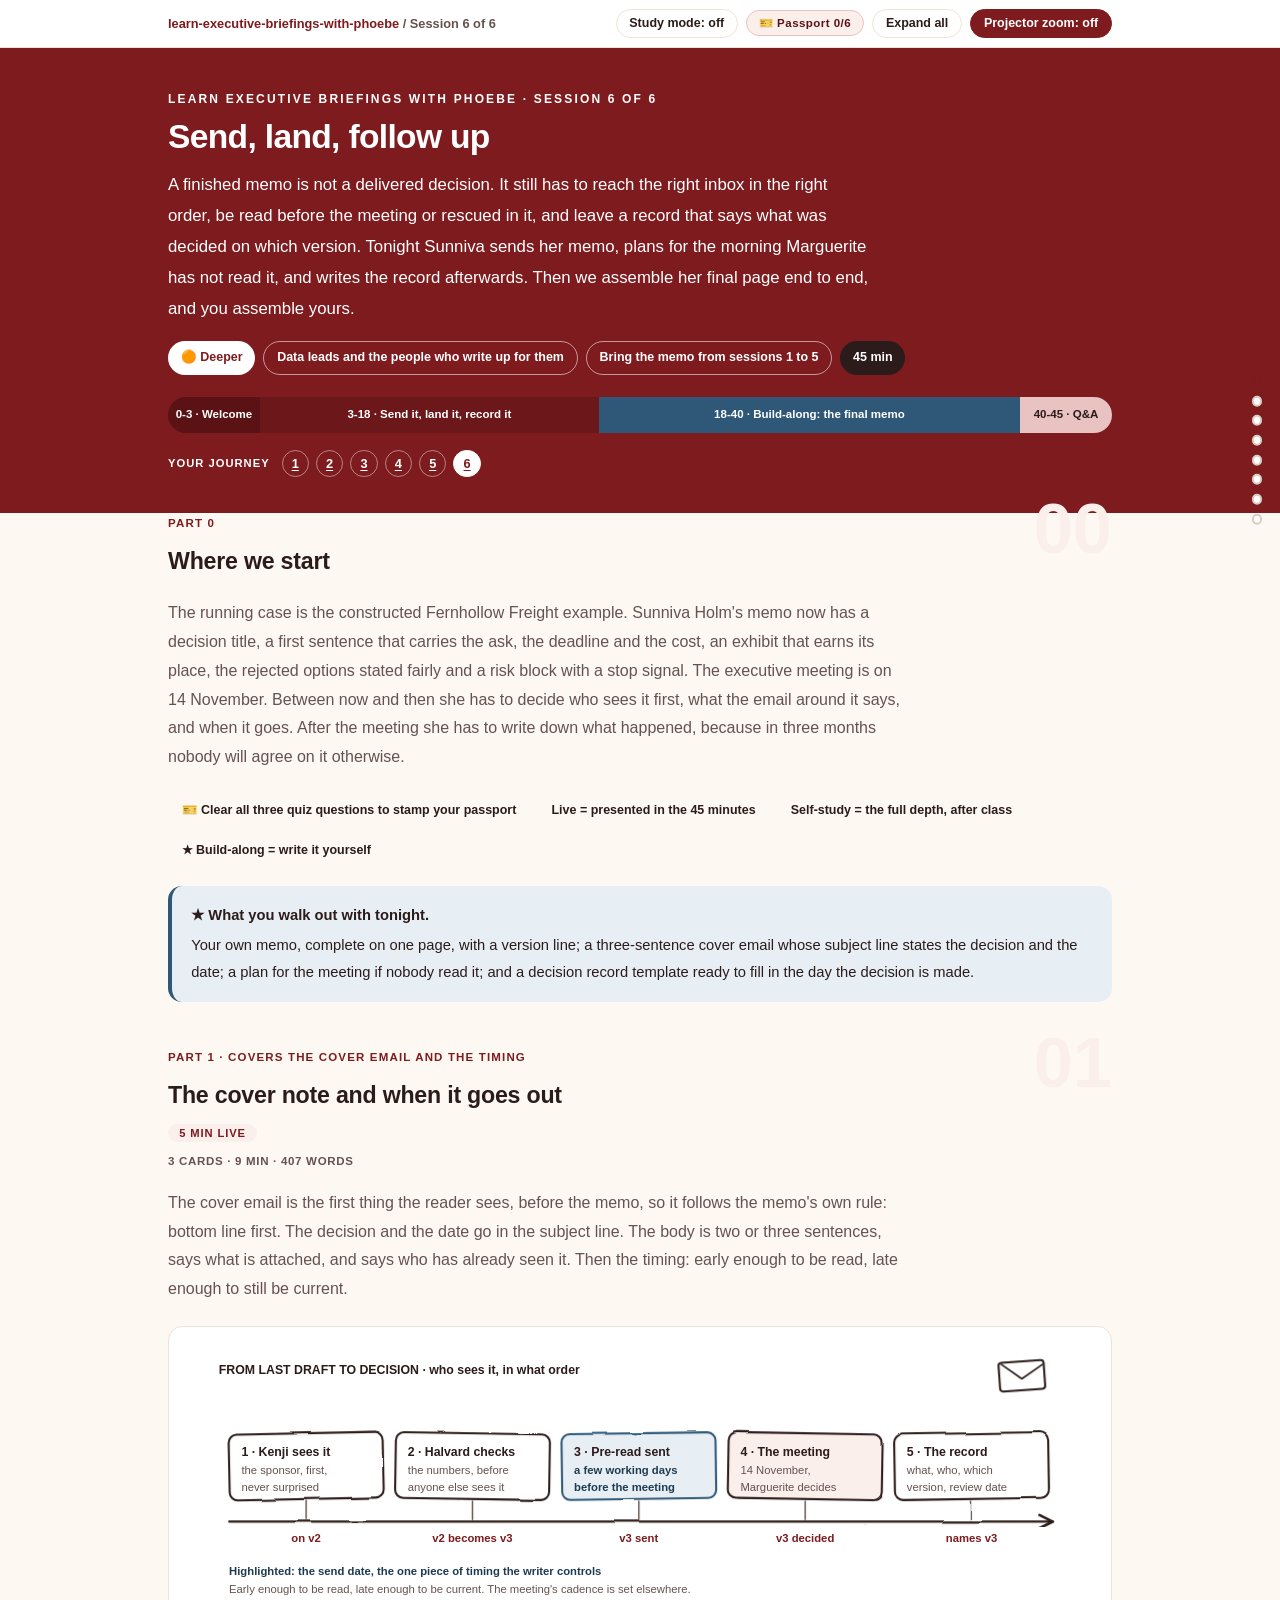
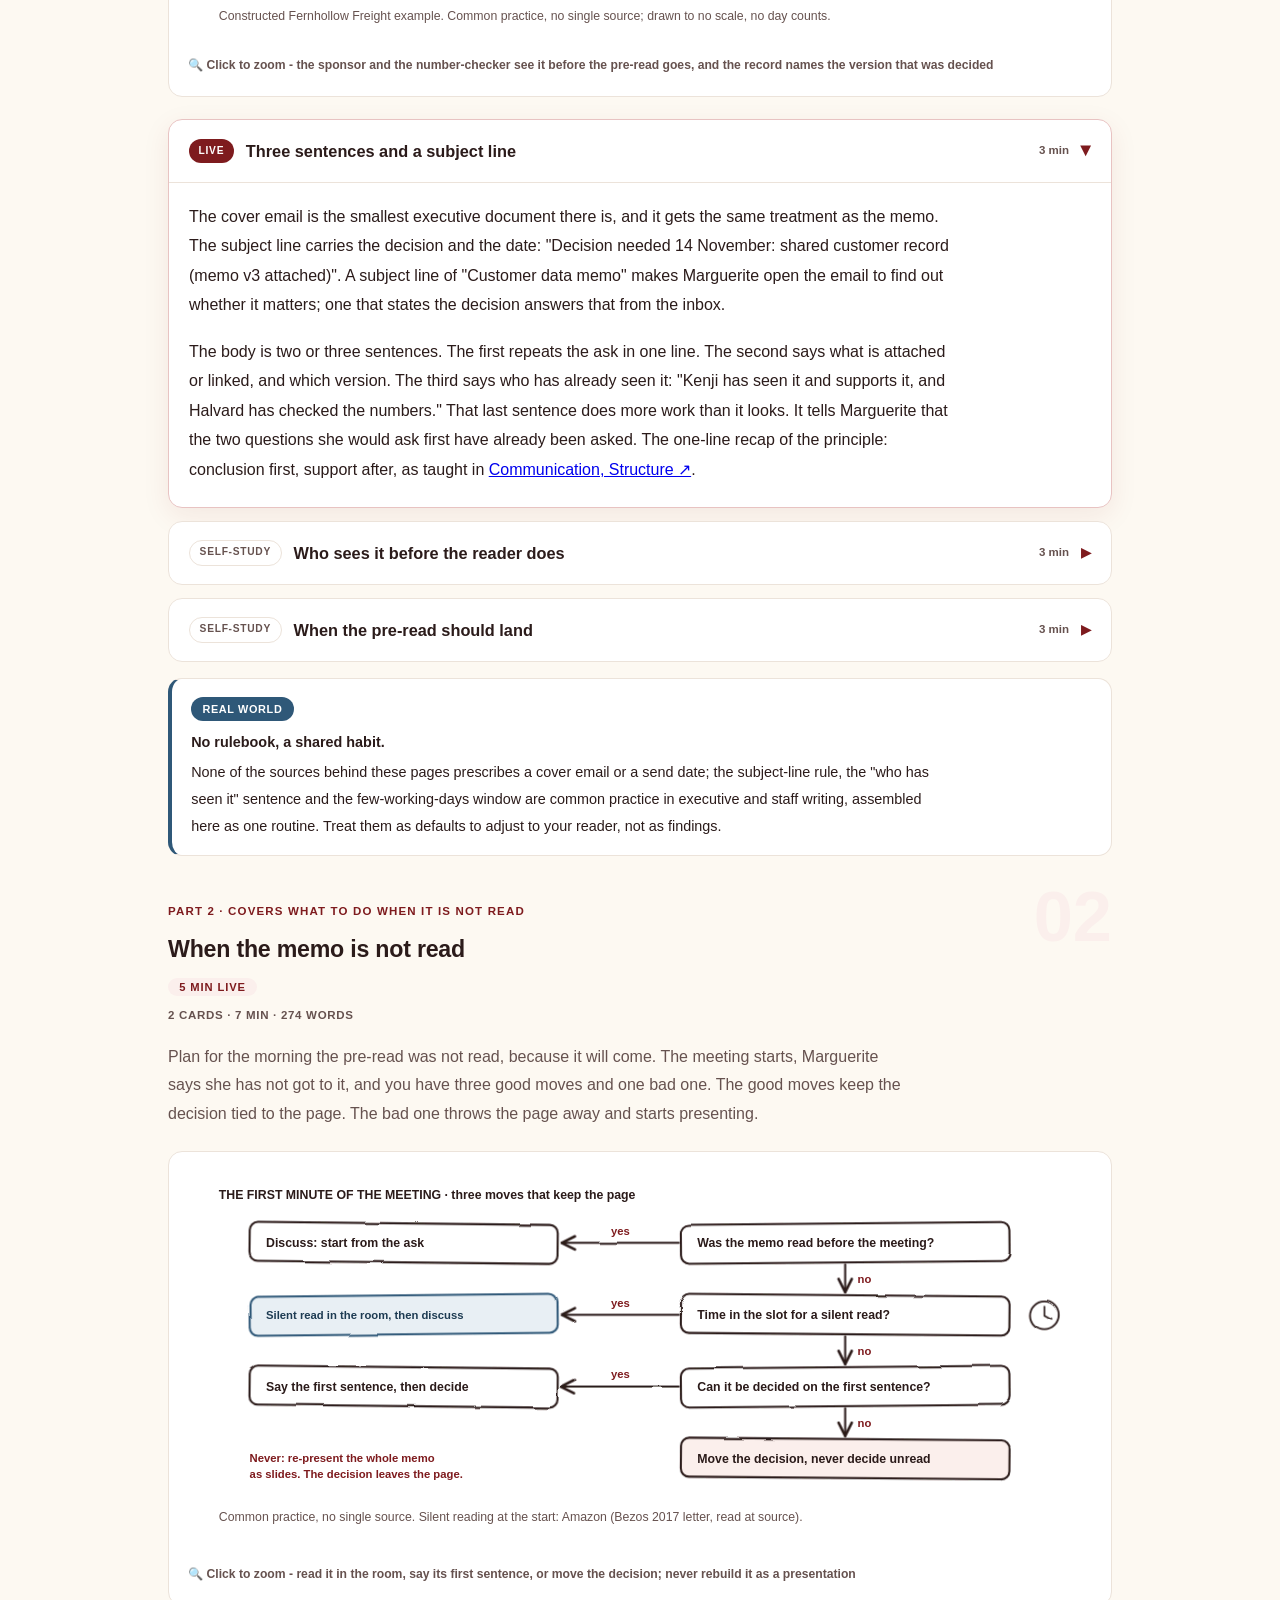
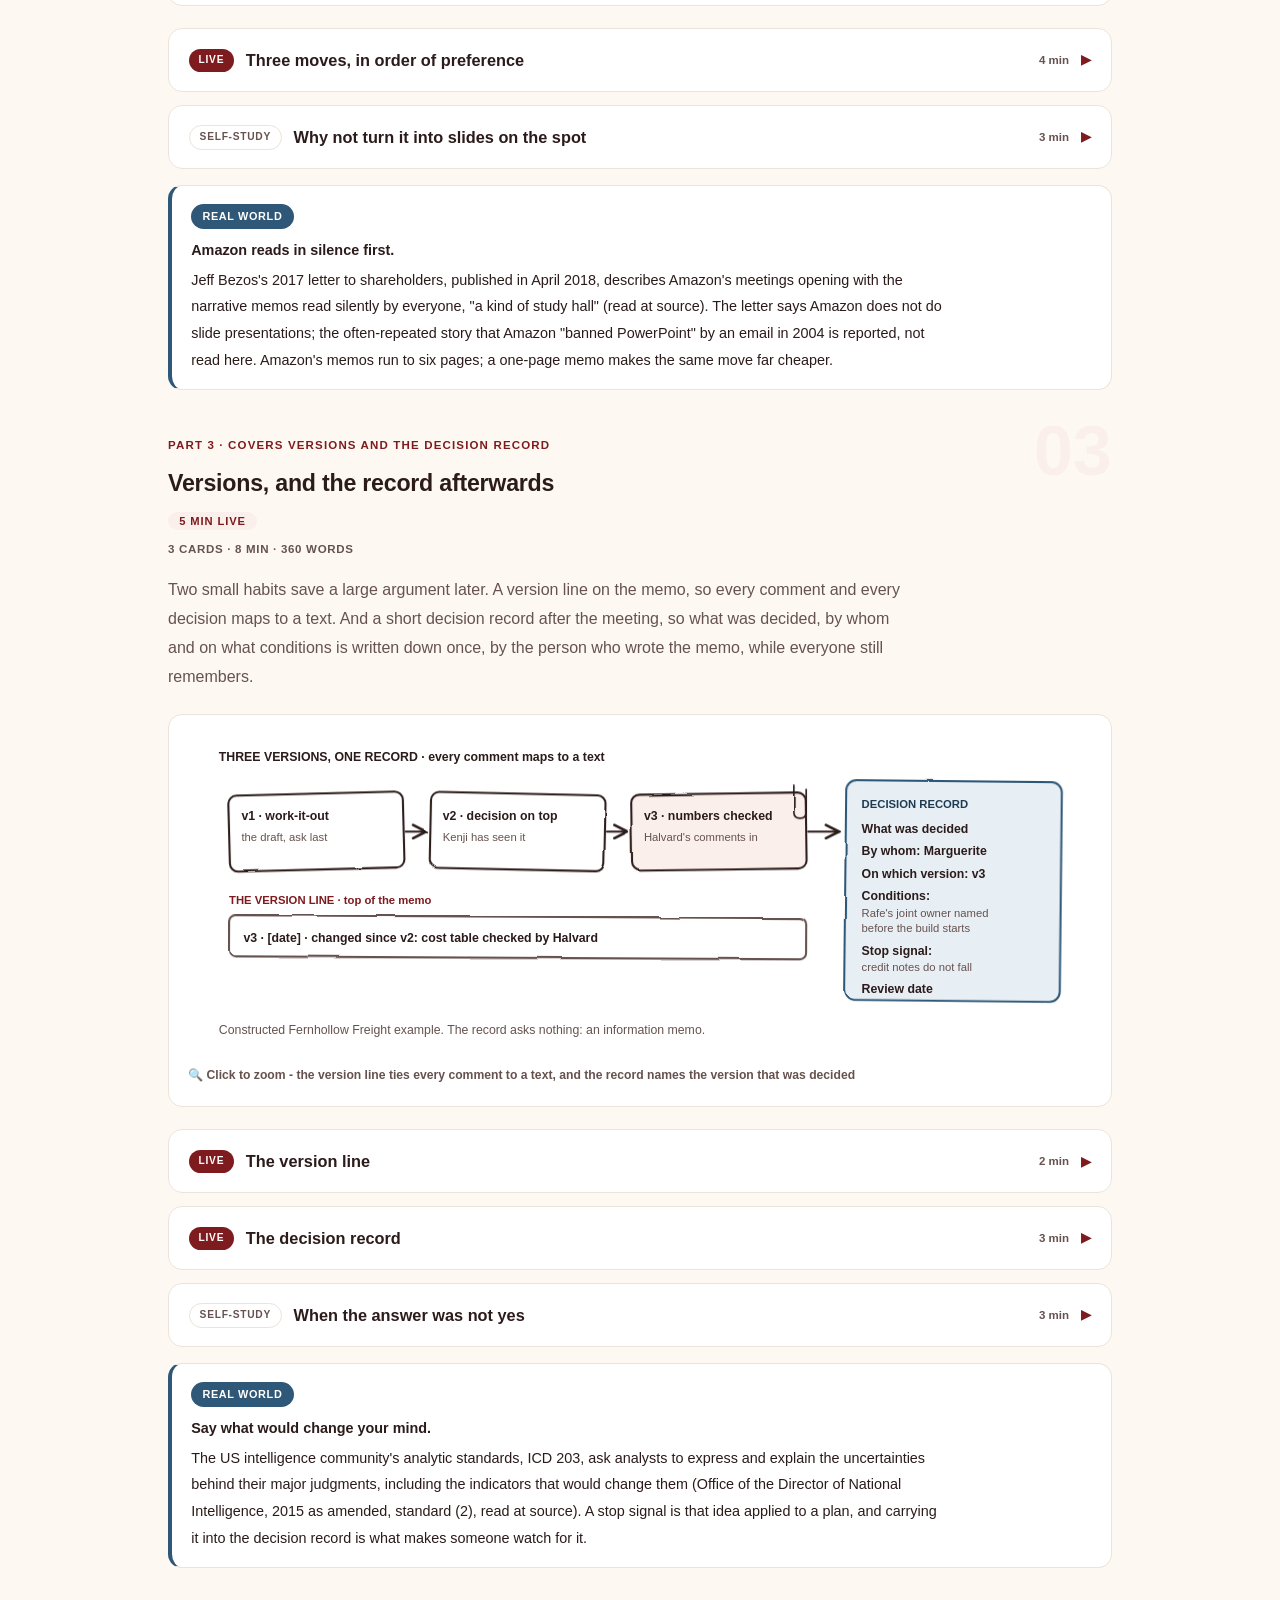
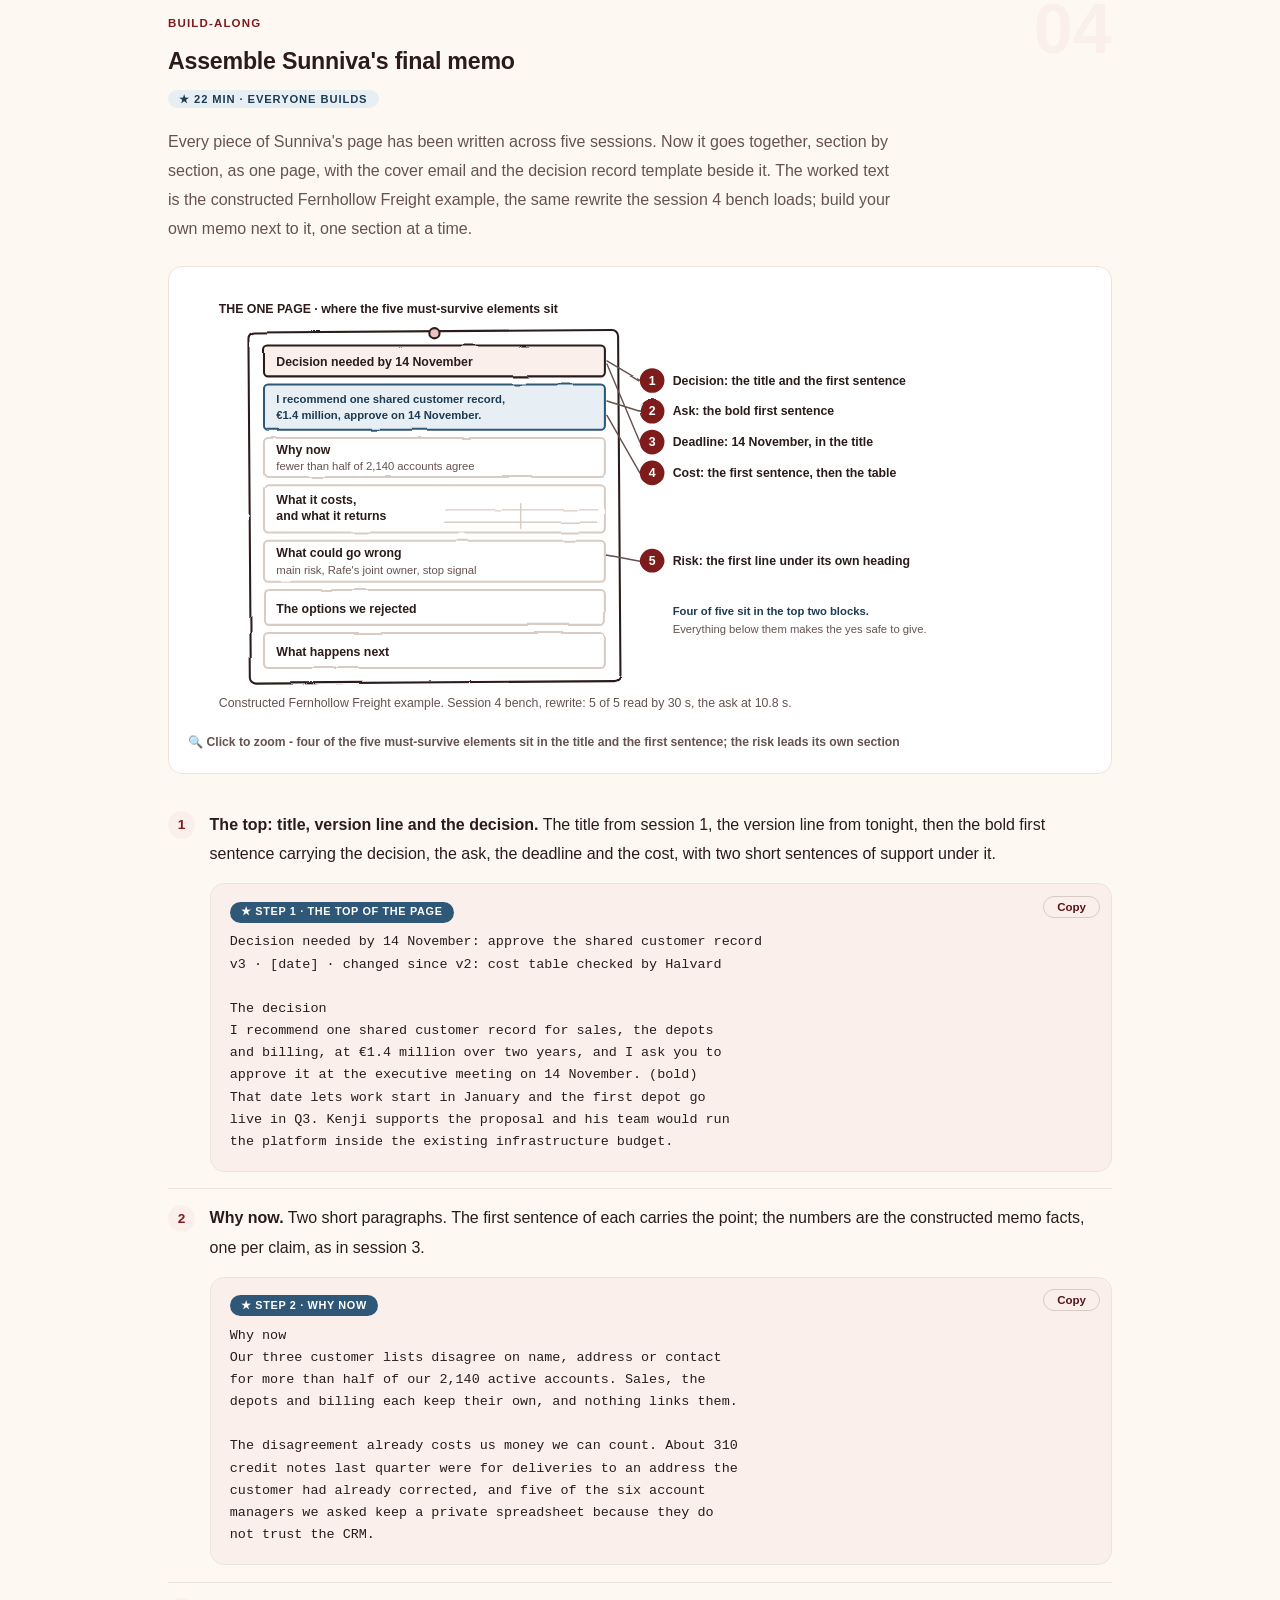
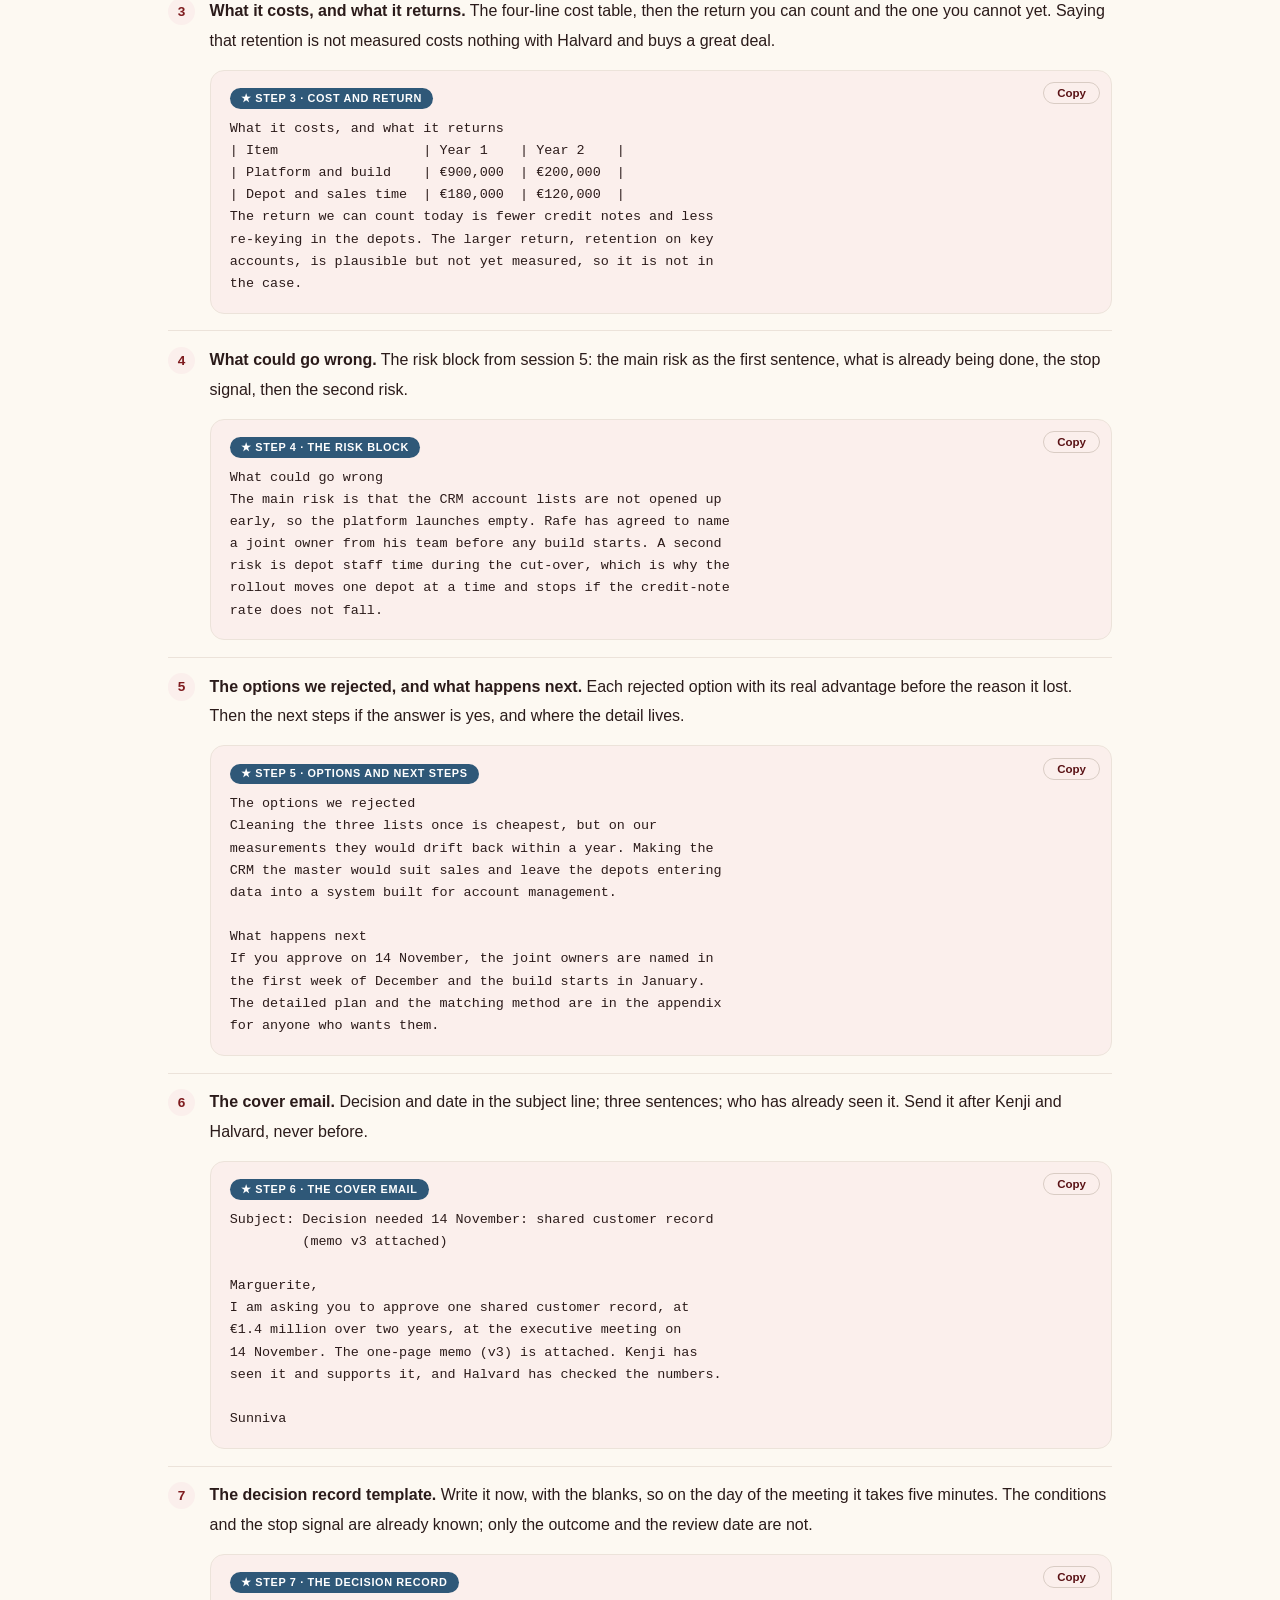
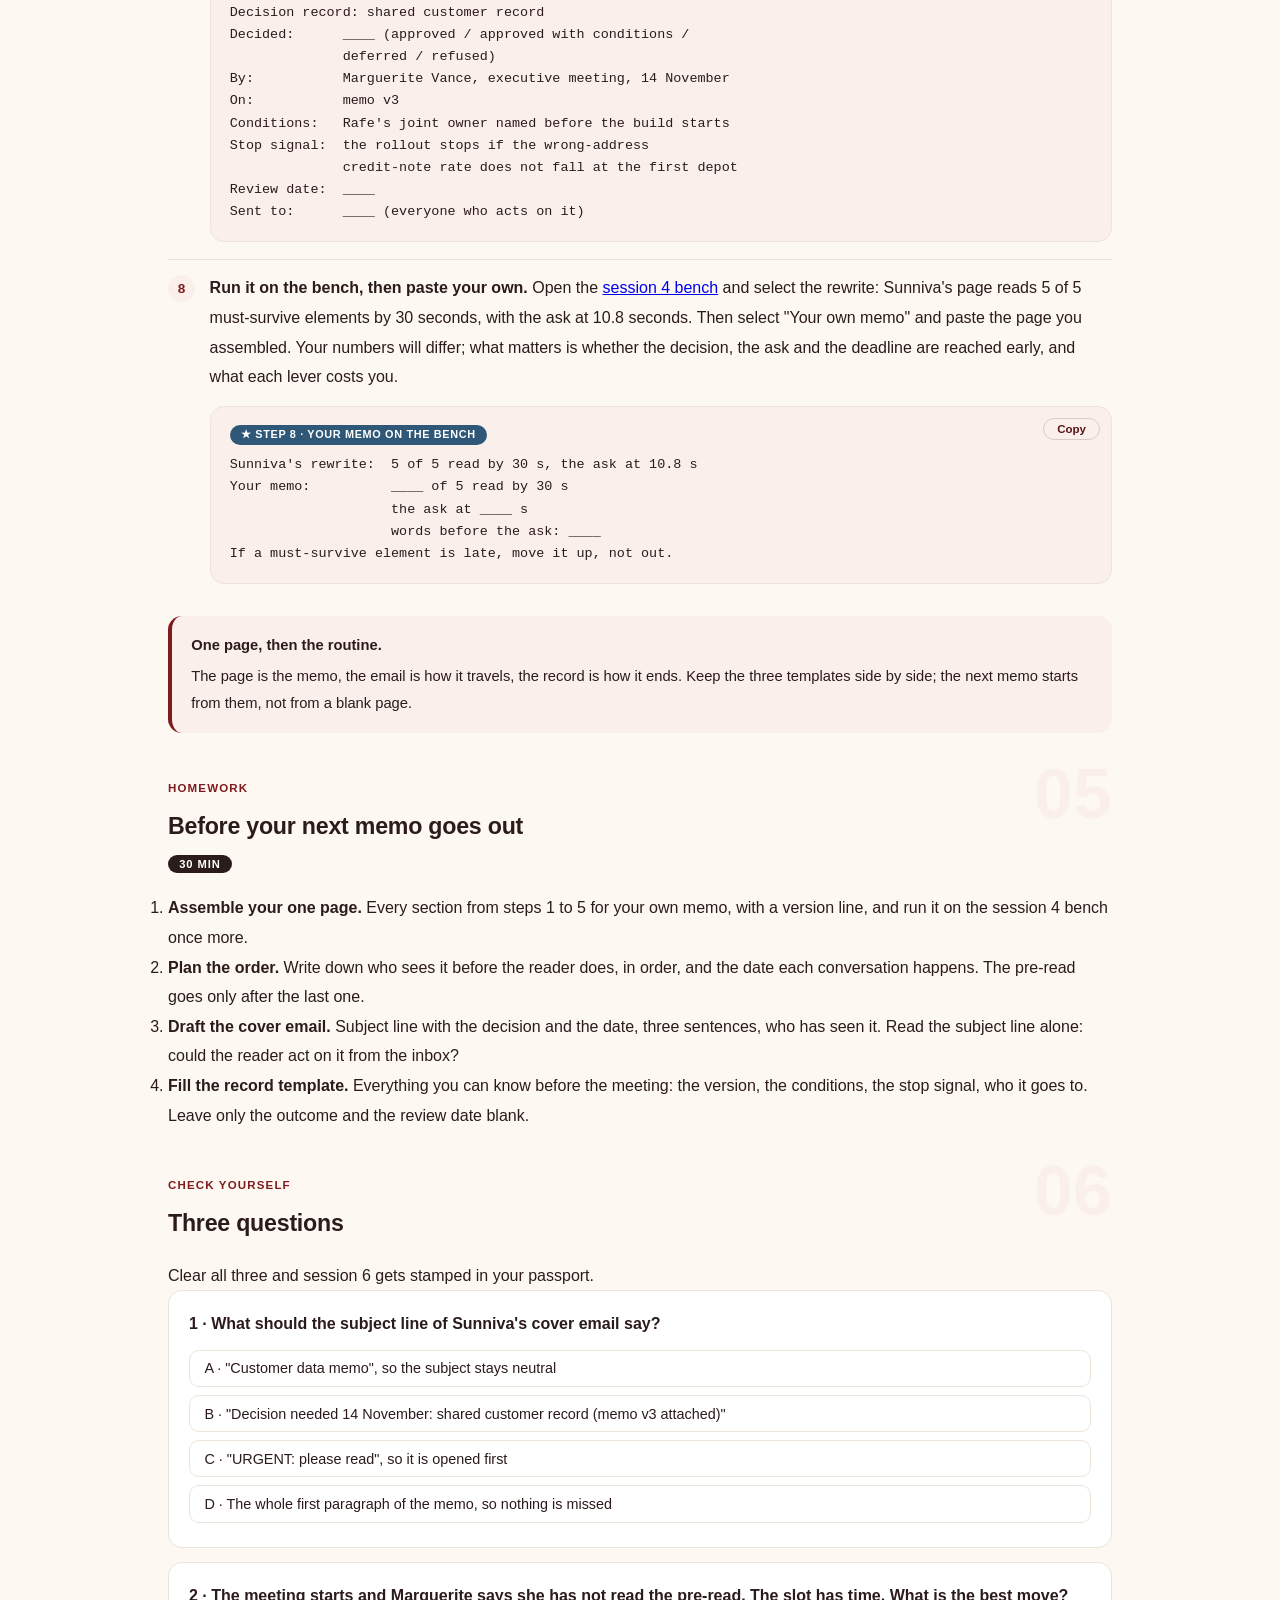
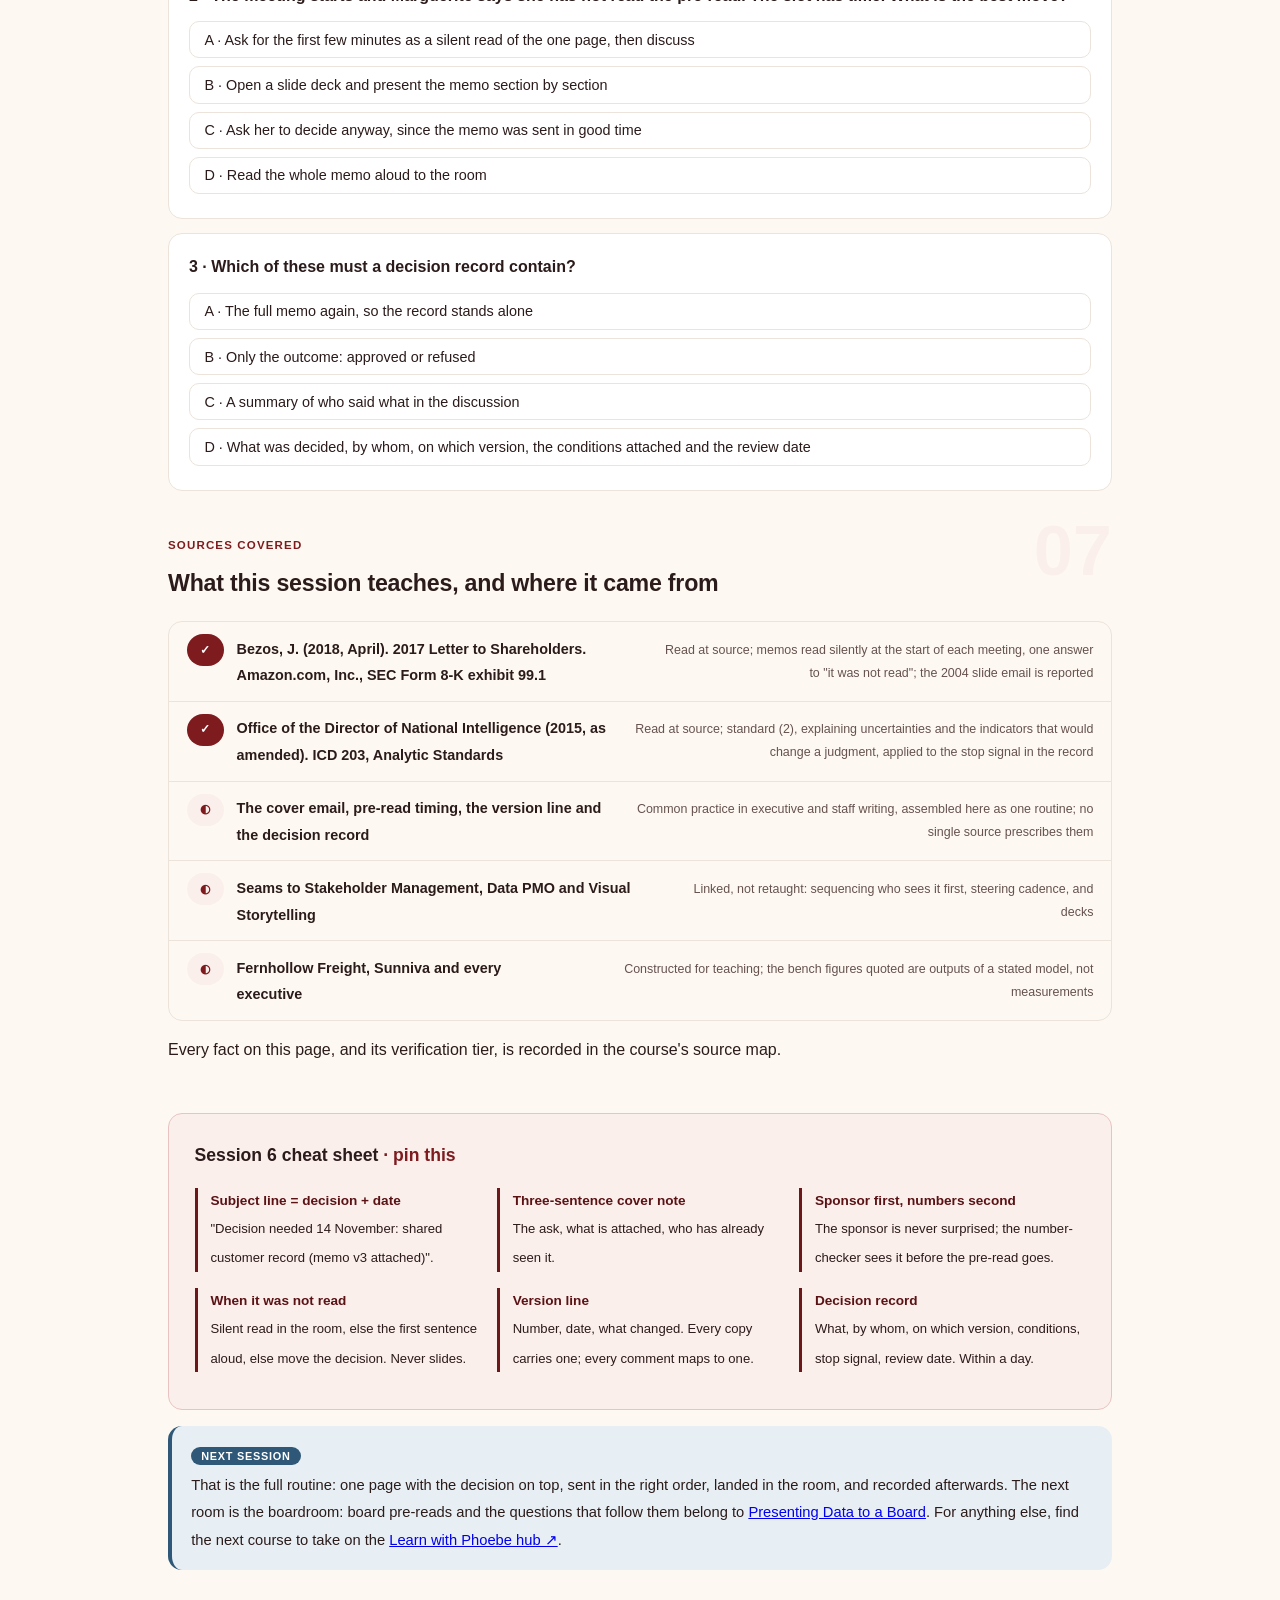
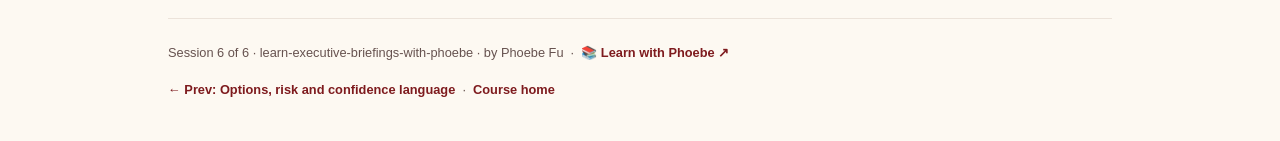
<file: courses/06-send-land-follow-up.html>
<!DOCTYPE html>
<html lang="en">
<head>
<meta charset="UTF-8">
<meta name="viewport" content="width=device-width, initial-scale=1.0">
<!-- social:start -->
<meta name="description" content="Session 6 of 6. Get the memo read: a cover email with the decision in the subject line, a pre-read sent at the right time, three moves when it was not read, a version line, and a decision record afterwards. Then the final one-page memo, assembled.">
<meta property="og:type" content="article">
<meta property="og:site_name" content="Learn with Phoebe">
<meta property="og:title" content="Send, land, follow up - learn executive briefings with phoebe">
<meta property="og:description" content="Session 6 of 6. The cover note, the timing, what to do when the memo was not read, and the decision record that closes the loop.">
<meta property="og:url" content="https://phoebefu6.github.io/learn-executive-briefings-with-phoebe/courses/06-send-land-follow-up.html">
<meta property="og:image" content="https://phoebefu6.github.io/learn-executive-briefings-with-phoebe/assets/og-cover.png">
<meta property="og:image:width" content="1200">
<meta property="og:image:height" content="630">
<meta name="twitter:card" content="summary_large_image">
<meta name="twitter:title" content="Send, land, follow up - learn executive briefings with phoebe">
<meta name="twitter:description" content="Session 6 of 6. Send it, get it read, and write down what was decided.">
<meta name="twitter:image" content="https://phoebefu6.github.io/learn-executive-briefings-with-phoebe/assets/og-cover.png">
<!-- social:end -->
<title>Session 6 · Send, land, follow up - learn executive briefings with phoebe</title>
<link rel="stylesheet" href="../assets/style.css?v=3">
</head>
<body>

<div class="toolbar">
  <div class="wrap">
    <span class="crumb"><a href="../index.html">learn-executive-briefings-with-phoebe</a> / Session 6 of 6</span>
    <button class="btn" id="toggle-all" type="button">Expand all</button>
    <button class="btn primary" id="zoom-toggle" type="button">Projector zoom: off</button>
  </div>
</div>

<header class="masthead">
  <div class="wrap">
    <div class="eyebrow">Learn Executive Briefings with Phoebe · Session 6 of 6</div>
    <h1>Send, land, <span class="accent">follow up</span></h1>
    <p class="sub">A finished memo is not a delivered decision. It still has to reach the right inbox in the right order, be read before the meeting or rescued in it, and leave a record that says what was decided on which version. Tonight Sunniva sends her memo, plans for the morning Marguerite has not read it, and writes the record afterwards. Then we assemble her final page end to end, and you assemble yours.</p>
    <div class="chip-row">
      <span class="chip level">🟠 Deeper</span>
      <span class="chip audience">Data leads and the people who write up for them</span>
      <span class="chip audience">Bring the memo from sessions 1 to 5</span>
      <span class="chip time">45 min</span>
    </div>
    <div class="agenda">
      <span class="a1" style="flex:1">0-3 · Welcome</span>
      <span class="a2" style="flex:4">3-18 · Send it, land it, record it</span>
      <span class="a3" style="flex:5">18-40 · Build-along: the final memo</span>
      <span class="a4" style="flex:1">40-45 · Q&amp;A</span>
    </div>
  </div>
</header>

<main class="wrap">

  <section class="section" id="intro">
    <div class="section-kicker">
      <span class="klabel">Part 0</span>
      <h2>Where we start</h2>
    </div>
    <p class="lede">The running case is the constructed Fernhollow Freight example. Sunniva Holm's memo now has a decision title, a first sentence that carries the ask, the deadline and the cost, an exhibit that earns its place, the rejected options stated fairly and a risk block with a stop signal. The executive meeting is on 14 November. Between now and then she has to decide who sees it first, what the email around it says, and when it goes. After the meeting she has to write down what happened, because in three months nobody will agree on it otherwise.</p>

    <div class="legend">
      <span class="pill">🎫 Clear all three quiz questions to stamp your passport</span>
      <span class="pill">Live = presented in the 45 minutes</span>
      <span class="pill">Self-study = the full depth, after class</span>
      <span class="pill">★ Build-along = write it yourself</span>
    </div>

    <div class="callout win">
      <p><strong>★ What you walk out with tonight.</strong> Your own memo, complete on one page, with a version line; a three-sentence cover email whose subject line states the decision and the date; a plan for the meeting if nobody read it; and a decision record template ready to fill in the day the decision is made.</p>
    </div>
  </section>

  <section class="section" id="part-1">
    <div class="section-kicker">
      <span class="klabel">Part 1 · covers the cover email and the timing</span>
      <h2>The cover note and when it goes out</h2>
      <span class="tag concept">5 min live</span>
    </div>
    <p class="lede">The cover email is the first thing the reader sees, before the memo, so it follows the memo's own rule: bottom line first. The decision and the date go in the subject line. The body is two or three sentences, says what is attached, and says who has already seen it. Then the timing: early enough to be read, late enough to still be current.</p>

    <figure class="zoomable">
      <svg viewBox="0 0 880 290" xmlns="http://www.w3.org/2000/svg" role="img" aria-label="A timeline running to the 14 November meeting. Five cards in order: 1 Kenji, the sponsor, sees it first; 2 Halvard checks the numbers, version 2 becomes version 3; 3 the pre-read is sent a few working days before the meeting, highlighted; 4 the meeting on 14 November, where Marguerite decides; 5 the decision record, saying what was decided, by whom, on which version, and the review date.">
        <defs>
          <filter id="e6aSk" x="-3%" y="-3%" width="106%" height="106%"><feTurbulence type="fractalNoise" baseFrequency="0.02" numOctaves="2" seed="61" result="n"/><feDisplacementMap in="SourceGraphic" in2="n" scale="2.4" xChannelSelector="R" yChannelSelector="G"/></filter>
          <marker id="e6aAr" viewBox="0 0 10 10" refX="9" refY="5" markerWidth="8" markerHeight="8" orient="auto"><path d="M1 1 L9 5 L1 9" fill="none" stroke="#2B1B1A" stroke-width="1.6" stroke-linecap="round"/></marker>
        </defs>
        <style>
          .e6aH { font: 800 12px Inter, -apple-system, "Segoe UI", sans-serif; fill: #2B1B1A; }
          .e6aL { font: 600 12px Inter, -apple-system, "Segoe UI", sans-serif; fill: #2B1B1A; }
          .e6aS { font: 400 11px Inter, -apple-system, "Segoe UI", sans-serif; fill: #66524F; }
          .e6aB { font: 800 11px Inter, -apple-system, "Segoe UI", sans-serif; fill: #1D3B52; }
          .e6aA { font: 700 11px Inter, -apple-system, "Segoe UI", sans-serif; fill: #7E1B1E; }
          .e6aN { font: 400 12px Inter, -apple-system, "Segoe UI", sans-serif; fill: #66524F; }
        </style>

        <text class="e6aH" x="30" y="26">FROM LAST DRAFT TO DECISION · who sees it, in what order</text>

        <g filter="url(#e6aSk)" fill="none" stroke="#2B1B1A" stroke-width="2" stroke-linecap="round" stroke-linejoin="round">
          <rect x="40" y="84" width="150" height="64" rx="8" transform="rotate(-1.2 115 116)" fill="#FFFFFF"/>
          <rect x="202" y="84" width="150" height="64" rx="8" transform="rotate(0.9 277 116)" fill="#FFFFFF"/>
          <rect x="364" y="84" width="150" height="64" rx="8" transform="rotate(-0.8 439 116)" fill="#E8EFF4" stroke="#2F5878"/>
          <rect x="526" y="84" width="150" height="64" rx="8" transform="rotate(1 601 116)" fill="#FBEFEC"/>
          <rect x="688" y="84" width="150" height="64" rx="8" transform="rotate(-0.9 763 116)" fill="#FFFFFF"/>
          <path d="M115 150 L115 168 M277 150 L277 168 M439 150 L439 168 M601 150 L601 168 M763 150 L763 168" stroke="#66524F" stroke-width="1.4"/>
          <path d="M40 170 L842 170" marker-end="url(#e6aAr)"/>
          <rect x="790" y="14" width="44" height="28" rx="3" transform="rotate(-4 812 28)" fill="#FFFFFF"/>
          <path d="M792 17 L812 31 L832 17" stroke-width="1.6"/>
        </g>

        <text class="e6aL" x="52" y="106">1 · Kenji sees it</text>
        <text class="e6aS" x="52" y="124">the sponsor, first,</text>
        <text class="e6aS" x="52" y="140">never surprised</text>
        <text class="e6aL" x="214" y="106">2 · Halvard checks</text>
        <text class="e6aS" x="214" y="124">the numbers, before</text>
        <text class="e6aS" x="214" y="140">anyone else sees it</text>
        <text class="e6aL" x="376" y="106">3 · Pre-read sent</text>
        <text class="e6aB" x="376" y="124">a few working days</text>
        <text class="e6aB" x="376" y="140">before the meeting</text>
        <text class="e6aL" x="538" y="106">4 · The meeting</text>
        <text class="e6aS" x="538" y="124">14 November,</text>
        <text class="e6aS" x="538" y="140">Marguerite decides</text>
        <text class="e6aL" x="700" y="106">5 · The record</text>
        <text class="e6aS" x="700" y="124">what, who, which</text>
        <text class="e6aS" x="700" y="140">version, review date</text>

        <text class="e6aA" x="115" y="190" text-anchor="middle">on v2</text>
        <text class="e6aA" x="277" y="190" text-anchor="middle">v2 becomes v3</text>
        <text class="e6aA" x="439" y="190" text-anchor="middle">v3 sent</text>
        <text class="e6aA" x="601" y="190" text-anchor="middle">v3 decided</text>
        <text class="e6aA" x="763" y="190" text-anchor="middle">names v3</text>

        <text class="e6aB" x="40" y="222">Highlighted: the send date, the one piece of timing the writer controls</text>
        <text class="e6aS" x="40" y="240">Early enough to be read, late enough to be current. The meeting's cadence is set elsewhere.</text>

        <text class="e6aN" x="30" y="266">Constructed Fernhollow Freight example. Common practice, no single source; drawn to no scale, no day counts.</text>
      </svg>
      <figcaption>🔍 Click to zoom - the sponsor and the number-checker see it before the pre-read goes, and the record names the version that was decided</figcaption>
    </figure>

    <details class="card" open>
      <summary><span class="mode live">Live</span>Three sentences and a subject line<span class="mini">3 min</span><span class="caret">▶</span></summary>
      <div class="body">
        <p>The cover email is the smallest executive document there is, and it gets the same treatment as the memo. The subject line carries the decision and the date: "Decision needed 14 November: shared customer record (memo v3 attached)". A subject line of "Customer data memo" makes Marguerite open the email to find out whether it matters; one that states the decision answers that from the inbox.</p>
        <p>The body is two or three sentences. The first repeats the ask in one line. The second says what is attached or linked, and which version. The third says who has already seen it: "Kenji has seen it and supports it, and Halvard has checked the numbers." That last sentence does more work than it looks. It tells Marguerite that the two questions she would ask first have already been asked. The one-line recap of the principle: conclusion first, support after, as taught in <a href="https://phoebefu6.github.io/learn-communication-with-phoebe/courses/03-structure.html">Communication, Structure ↗</a>.</p>
      </div>
    </details>

    <details class="card">
      <summary><span class="mode self">Self-study</span>Who sees it before the reader does<span class="mini">3 min</span><span class="caret">▶</span></summary>
      <div class="body">
        <p>Kenji Arai is the sponsor, and the one rule about a sponsor is that they are never surprised. He sees the memo before anyone else, early enough that his comments can still change it. Halvard Lind checks the numbers next, because Marguerite will ask him before she signs; a cost table he has already corrected is a cost table he will defend. Only then does the pre-read go to Marguerite, and the cover email can truthfully say both have seen it.</p>
        <p>The order of those conversations, and how to hold them so nobody learns about the proposal from a meeting invite, is stakeholder work, taught in <a href="https://phoebefu6.github.io/learn-stakeholder-management-with-phoebe/courses/03-managing-up.html">Stakeholder Management, Managing up ↗</a> and <a href="https://phoebefu6.github.io/learn-stakeholder-management-with-phoebe/courses/05-coalitions-and-pre-wiring.html">Coalitions and pre-wiring ↗</a>. Here we only make sure the page and the email reflect what those conversations settled.</p>
      </div>
    </details>

    <details class="card">
      <summary><span class="mode self">Self-study</span>When the pre-read should land<span class="mini">3 min</span><span class="caret">▶</span></summary>
      <div class="body">
        <p>There is no measured best day. The common practice is a trade-off: send too early and the memo is read once, forgotten, and overtaken by events; send the night before and it is not read at all. A few working days before the meeting is the usual answer, adjusted for the reader's calendar. If Marguerite travels the two days before 14 November, the pre-read goes before she leaves.</p>
        <p>The memo feeds one slot in a steering or executive meeting whose rhythm someone else owns. How those forums run, and the cadence of updates around them, is taught in <a href="https://phoebefu6.github.io/learn-data-pmo-with-phoebe/courses/a5-stakeholders-and-steering.html">Data PMO, Stakeholders and steering ↗</a> and <a href="https://phoebefu6.github.io/learn-data-pmo-with-phoebe/courses/b6-stakeholder-management.html">Data PMO b6 ↗</a>. Ask whoever owns the agenda when papers are due, and send yours before that.</p>
      </div>
    </details>

    <div class="callout example">
      <span class="ex-pill">Real world</span>
      <p><strong>No rulebook, a shared habit.</strong> None of the sources behind these pages prescribes a cover email or a send date; the subject-line rule, the "who has seen it" sentence and the few-working-days window are common practice in executive and staff writing, assembled here as one routine. Treat them as defaults to adjust to your reader, not as findings.</p>
    </div>
  </section>

  <section class="section" id="part-2">
    <div class="section-kicker">
      <span class="klabel">Part 2 · covers what to do when it is not read</span>
      <h2>When the memo is not read</h2>
      <span class="tag concept">5 min live</span>
    </div>
    <p class="lede">Plan for the morning the pre-read was not read, because it will come. The meeting starts, Marguerite says she has not got to it, and you have three good moves and one bad one. The good moves keep the decision tied to the page. The bad one throws the page away and starts presenting.</p>

    <figure class="zoomable">
      <svg viewBox="0 0 880 372" xmlns="http://www.w3.org/2000/svg" role="img" aria-label="A decision tree at the start of the meeting. Was the memo read? Yes: discuss, starting from the ask. No: is there time in the slot for a silent read? Yes: silent read in the room, then discuss, highlighted. No: can it be decided on the first sentence? Yes: say the first sentence, then decide. No: move the decision, never decide unread. Underneath: never re-present the whole memo as slides.">
        <defs>
          <filter id="e6bSk" x="-3%" y="-3%" width="106%" height="106%"><feTurbulence type="fractalNoise" baseFrequency="0.02" numOctaves="2" seed="67" result="n"/><feDisplacementMap in="SourceGraphic" in2="n" scale="2.4" xChannelSelector="R" yChannelSelector="G"/></filter>
          <marker id="e6bAr" viewBox="0 0 10 10" refX="9" refY="5" markerWidth="8" markerHeight="8" orient="auto"><path d="M1 1 L9 5 L1 9" fill="none" stroke="#2B1B1A" stroke-width="1.6" stroke-linecap="round"/></marker>
        </defs>
        <style>
          .e6bH { font: 800 12px Inter, -apple-system, "Segoe UI", sans-serif; fill: #2B1B1A; }
          .e6bL { font: 600 12px Inter, -apple-system, "Segoe UI", sans-serif; fill: #2B1B1A; }
          .e6bS { font: 400 11px Inter, -apple-system, "Segoe UI", sans-serif; fill: #66524F; }
          .e6bB { font: 800 11px Inter, -apple-system, "Segoe UI", sans-serif; fill: #1D3B52; }
          .e6bA { font: 700 11px Inter, -apple-system, "Segoe UI", sans-serif; fill: #7E1B1E; }
          .e6bN { font: 400 12px Inter, -apple-system, "Segoe UI", sans-serif; fill: #66524F; }
        </style>

        <text class="e6bH" x="30" y="26">THE FIRST MINUTE OF THE MEETING · three moves that keep the page</text>

        <g filter="url(#e6bSk)" fill="none" stroke="#2B1B1A" stroke-width="2" stroke-linecap="round" stroke-linejoin="round">
          <rect x="480" y="50" width="320" height="38" rx="8" transform="rotate(-0.5 640 69)" fill="#FFFFFF"/>
          <rect x="480" y="120" width="320" height="38" rx="8" transform="rotate(0.5 640 139)" fill="#FFFFFF"/>
          <rect x="480" y="190" width="320" height="38" rx="8" transform="rotate(-0.5 640 209)" fill="#FFFFFF"/>
          <rect x="480" y="260" width="320" height="38" rx="8" transform="rotate(0.5 640 279)" fill="#FBEFEC"/>
          <rect x="60" y="50" width="300" height="38" rx="8" transform="rotate(0.6 210 69)" fill="#FFFFFF"/>
          <rect x="60" y="120" width="300" height="38" rx="8" transform="rotate(-0.6 210 139)" fill="#E8EFF4" stroke="#2F5878"/>
          <rect x="60" y="190" width="300" height="38" rx="8" transform="rotate(0.6 210 209)" fill="#FFFFFF"/>
          <path d="M640 90 L640 117" marker-end="url(#e6bAr)"/>
          <path d="M640 160 L640 187" marker-end="url(#e6bAr)"/>
          <path d="M640 230 L640 257" marker-end="url(#e6bAr)"/>
          <path d="M478 69 L364 69" marker-end="url(#e6bAr)"/>
          <path d="M478 139 L364 139" marker-end="url(#e6bAr)"/>
          <path d="M478 209 L364 209" marker-end="url(#e6bAr)"/>
          <circle cx="834" cy="139" r="14" stroke-width="1.8" fill="#FFFFFF"/>
          <path d="M834 139 L834 130 M834 139 L841 143" stroke-width="1.6"/>
        </g>

        <text class="e6bL" x="496" y="73">Was the memo read before the meeting?</text>
        <text class="e6bL" x="496" y="143">Time in the slot for a silent read?</text>
        <text class="e6bL" x="496" y="213">Can it be decided on the first sentence?</text>
        <text class="e6bL" x="496" y="283">Move the decision, never decide unread</text>

        <text class="e6bL" x="76" y="73">Discuss: start from the ask</text>
        <text class="e6bB" x="76" y="143">Silent read in the room, then discuss</text>
        <text class="e6bL" x="76" y="213">Say the first sentence, then decide</text>

        <text class="e6bA" x="421" y="61" text-anchor="middle">yes</text>
        <text class="e6bA" x="421" y="131" text-anchor="middle">yes</text>
        <text class="e6bA" x="421" y="201" text-anchor="middle">yes</text>
        <text class="e6bA" x="652" y="108">no</text>
        <text class="e6bA" x="652" y="178">no</text>
        <text class="e6bA" x="652" y="248">no</text>

        <text class="e6bA" x="60" y="282">Never: re-present the whole memo</text>
        <text class="e6bA" x="60" y="298">as slides. The decision leaves the page.</text>

        <text class="e6bN" x="30" y="340">Common practice, no single source. Silent reading at the start: Amazon (Bezos 2017 letter, read at source).</text>
      </svg>
      <figcaption>🔍 Click to zoom - read it in the room, say its first sentence, or move the decision; never rebuild it as a presentation</figcaption>
    </figure>

    <details class="card">
      <summary><span class="mode live">Live</span>Three moves, in order of preference<span class="mini">4 min</span><span class="caret">▶</span></summary>
      <div class="body">
        <p><strong>A silent read in the room.</strong> If the slot has time, ask for the first few minutes to read the page together, in silence, then discuss. A one-page memo is short enough that this costs the meeting very little, and everyone then argues from the same text.</p>
        <p><strong>The first sentence, said out loud.</strong> If there is no time to read, say the memo's first sentence as your two-line summary: "I recommend one shared customer record for sales, the depots and billing, at €1.4 million over two years, and I ask you to approve it today." If you wrote the first sentence well in session 1, this is the summary; you do not need another.</p>
        <p><strong>Move the decision.</strong> If the decision cannot responsibly be taken on one sentence, and a €1.4 million spend may well be one of those, ask to move it to the next slot rather than have it decided unread. A decision taken on a summary nobody checked is the one that gets reopened in three months.</p>
      </div>
    </details>

    <details class="card">
      <summary><span class="mode self">Self-study</span>Why not turn it into slides on the spot<span class="mini">3 min</span><span class="caret">▶</span></summary>
      <div class="body">
        <p>The tempting fourth move is to present the memo: walk through it section by section, or open a deck you made "just in case". It feels helpful and it undoes the work. The page put the decision on top; a presentation puts it at the end of the talk, after the background, which is the draft order session 1 rewrote. It also starts a second version of the argument that nobody has checked against the memo Halvard signed off.</p>
        <p>Decks have their own craft and their own place, taught in <a href="https://phoebefu6.github.io/learn-visual-storytelling-with-phoebe/">Visual Storytelling ↗</a>. In a decision meeting about a memo, the memo is the document.</p>
      </div>
    </details>

    <div class="callout example">
      <span class="ex-pill">Real world</span>
      <p><strong>Amazon reads in silence first.</strong> Jeff Bezos's 2017 letter to shareholders, published in April 2018, describes Amazon's meetings opening with the narrative memos read silently by everyone, "a kind of study hall" (read at source). The letter says Amazon does not do slide presentations; the often-repeated story that Amazon "banned PowerPoint" by an email in 2004 is reported, not read here. Amazon's memos run to six pages; a one-page memo makes the same move far cheaper.</p>
    </div>
  </section>

  <section class="section" id="part-3">
    <div class="section-kicker">
      <span class="klabel">Part 3 · covers versions and the decision record</span>
      <h2>Versions, and the record afterwards</h2>
      <span class="tag concept">5 min live</span>
    </div>
    <p class="lede">Two small habits save a large argument later. A version line on the memo, so every comment and every decision maps to a text. And a short decision record after the meeting, so what was decided, by whom and on what conditions is written down once, by the person who wrote the memo, while everyone still remembers.</p>

    <figure class="zoomable">
      <svg viewBox="0 0 880 312" xmlns="http://www.w3.org/2000/svg" role="img" aria-label="Three version cards left to right: v1, work-it-out order, the ask last; v2, decision on top, Kenji has seen it; v3, numbers checked, Halvard's comments in. Below them, the version line on the memo: v3, the date, changed since v2: cost table checked by Halvard. An arrow leads from v3 to a highlighted decision record card: what was decided; by whom, Marguerite; on which version, v3; conditions, Rafe's joint owner named before build; stop signal, the rollout stops if credit notes do not fall; review date.">
        <defs>
          <filter id="e6cSk" x="-3%" y="-3%" width="106%" height="106%"><feTurbulence type="fractalNoise" baseFrequency="0.02" numOctaves="2" seed="73" result="n"/><feDisplacementMap in="SourceGraphic" in2="n" scale="2.4" xChannelSelector="R" yChannelSelector="G"/></filter>
          <marker id="e6cAr" viewBox="0 0 10 10" refX="9" refY="5" markerWidth="8" markerHeight="8" orient="auto"><path d="M1 1 L9 5 L1 9" fill="none" stroke="#2B1B1A" stroke-width="1.6" stroke-linecap="round"/></marker>
        </defs>
        <style>
          .e6cH { font: 800 12px Inter, -apple-system, "Segoe UI", sans-serif; fill: #2B1B1A; }
          .e6cL { font: 600 12px Inter, -apple-system, "Segoe UI", sans-serif; fill: #2B1B1A; }
          .e6cS { font: 400 11px Inter, -apple-system, "Segoe UI", sans-serif; fill: #66524F; }
          .e6cB { font: 800 11px Inter, -apple-system, "Segoe UI", sans-serif; fill: #1D3B52; }
          .e6cA { font: 700 11px Inter, -apple-system, "Segoe UI", sans-serif; fill: #7E1B1E; }
          .e6cN { font: 400 12px Inter, -apple-system, "Segoe UI", sans-serif; fill: #66524F; }
        </style>

        <text class="e6cH" x="30" y="26">THREE VERSIONS, ONE RECORD · every comment maps to a text</text>

        <g filter="url(#e6cSk)" fill="none" stroke="#2B1B1A" stroke-width="2" stroke-linecap="round" stroke-linejoin="round">
          <rect x="40" y="58" width="170" height="74" rx="8" transform="rotate(-1.5 125 95)" fill="#FFFFFF"/>
          <rect x="236" y="58" width="170" height="74" rx="8" transform="rotate(1.2 321 95)" fill="#FFFFFF"/>
          <rect x="432" y="58" width="170" height="74" rx="8" transform="rotate(-0.8 517 95)" fill="#FBEFEC"/>
          <path d="M212 95 L232 95" marker-end="url(#e6cAr)"/>
          <path d="M408 95 L428 95" marker-end="url(#e6cAr)"/>
          <path d="M604 95 L634 95" marker-end="url(#e6cAr)"/>
          <path d="M590 50 L590 76 Q590 82 596 82 Q602 82 602 76 L602 54" stroke-width="1.6"/>
          <rect x="40" y="178" width="562" height="40" rx="6" transform="rotate(0.3 321 198)" fill="#FFFFFF" stroke="#66524F"/>
          <rect x="640" y="46" width="210" height="214" rx="10" transform="rotate(0.6 745 153)" fill="#E8EFF4" stroke="#2F5878"/>
        </g>

        <text class="e6cL" x="52" y="84">v1 · work-it-out</text>
        <text class="e6cS" x="52" y="104">the draft, ask last</text>
        <text class="e6cL" x="248" y="84">v2 · decision on top</text>
        <text class="e6cS" x="248" y="104">Kenji has seen it</text>
        <text class="e6cL" x="444" y="84">v3 · numbers checked</text>
        <text class="e6cS" x="444" y="104">Halvard's comments in</text>

        <text class="e6cA" x="40" y="166">THE VERSION LINE · top of the memo</text>
        <text class="e6cL" x="54" y="203">v3 · [date] · changed since v2: cost table checked by Halvard</text>

        <text class="e6cB" x="656" y="72">DECISION RECORD</text>
        <text class="e6cL" x="656" y="96">What was decided</text>
        <text class="e6cL" x="656" y="118">By whom: Marguerite</text>
        <text class="e6cL" x="656" y="140">On which version: v3</text>
        <text class="e6cL" x="656" y="162">Conditions:</text>
        <text class="e6cS" x="656" y="178">Rafe's joint owner named</text>
        <text class="e6cS" x="656" y="193">before the build starts</text>
        <text class="e6cL" x="656" y="215">Stop signal:</text>
        <text class="e6cS" x="656" y="231">credit notes do not fall</text>
        <text class="e6cL" x="656" y="252">Review date</text>

        <text class="e6cN" x="30" y="292">Constructed Fernhollow Freight example. The record asks nothing: an information memo.</text>
      </svg>
      <figcaption>🔍 Click to zoom - the version line ties every comment to a text, and the record names the version that was decided</figcaption>
    </figure>

    <details class="card">
      <summary><span class="mode live">Live</span>The version line<span class="mini">2 min</span><span class="caret">▶</span></summary>
      <div class="body">
        <p>One line at the top of the memo, in small type under the title: the version number, the date, and what changed since the last version. "v3 · [date] · changed since v2: cost table checked by Halvard." It costs ten seconds and prevents the worst conversation in a decision meeting, the one where Halvard is reading a cost table that no longer exists.</p>
        <p>The rule is simple: every copy that leaves your hands carries a number, and the number goes up every time the text changes. When Halvard sends comments, they are comments on v2; when the pre-read goes, it is v3; when Marguerite decides, she decides on v3, and the record says so.</p>
      </div>
    </details>

    <details class="card">
      <summary><span class="mode live">Live</span>The decision record<span class="mini">3 min</span><span class="caret">▶</span></summary>
      <div class="body">
        <p>Within a day of the meeting, Sunniva writes a short note to everyone who needs to act on it: what was decided, by whom, on which version of the memo, the conditions attached, and the date it will be reviewed. At Fernhollow (constructed) the obvious condition is the one from the risk block: Rafe's joint owner is named before the build starts. The stop signal from session 5 travels into the record too, so the people running the build know what would halt it.</p>
        <p>In the language of session 1, the record is an information memo: it changes what people know and asks nothing. It goes on top of the file, not inside a thread, so that in three months "what did we actually agree?" has one answer.</p>
      </div>
    </details>

    <details class="card">
      <summary><span class="mode self">Self-study</span>When the answer was not yes<span class="mini">3 min</span><span class="caret">▶</span></summary>
      <div class="body">
        <p>Write the record whatever the outcome. "Deferred to the next meeting, pending Halvard's view of the year-two cost" is a decision too, and writing it down turns a vague "not yet" into a named condition and a date. "Refused" is worth recording with its reason, because the same proposal, or a better one, will come back, and the person who brings it should know what it has to answer.</p>
        <p>A record that disagrees with someone's memory is better found the next day than at the review. Send it to the people in the room and ask them to say if it is wrong; silence after a reasonable time is the closest thing to agreement you will get.</p>
      </div>
    </details>

    <div class="callout example">
      <span class="ex-pill">Real world</span>
      <p><strong>Say what would change your mind.</strong> The US intelligence community's analytic standards, ICD 203, ask analysts to express and explain the uncertainties behind their major judgments, including the indicators that would change them (Office of the Director of National Intelligence, 2015 as amended, standard (2), read at source). A stop signal is that idea applied to a plan, and carrying it into the decision record is what makes someone watch for it.</p>
    </div>
  </section>

  <section class="section" id="demo-1">
    <div class="section-kicker">
      <span class="klabel">Build-along</span>
      <h2>Assemble Sunniva's final memo</h2>
      <span class="tag demo">★ 22 min · everyone builds</span>
    </div>
    <p class="lede">Every piece of Sunniva's page has been written across five sessions. Now it goes together, section by section, as one page, with the cover email and the decision record template beside it. The worked text is the constructed Fernhollow Freight example, the same rewrite the session 4 bench loads; build your own memo next to it, one section at a time.</p>

    <figure class="zoomable">
      <svg viewBox="0 0 880 424" xmlns="http://www.w3.org/2000/svg" role="img" aria-label="A one-page memo drawn as a layout sketch: title, the bold first sentence highlighted, why now, the cost table, what could go wrong, the options rejected, what happens next. Five numbered badges locate the must-survive elements: 1 decision, in the title and the first sentence; 2 ask, in the bold first sentence; 3 deadline, 14 November in the title; 4 cost, in the first sentence then the table; 5 risk, the first line under its own heading.">
        <defs>
          <filter id="e6dSk" x="-3%" y="-3%" width="106%" height="106%"><feTurbulence type="fractalNoise" baseFrequency="0.02" numOctaves="2" seed="79" result="n"/><feDisplacementMap in="SourceGraphic" in2="n" scale="2.4" xChannelSelector="R" yChannelSelector="G"/></filter>
        </defs>
        <style>
          .e6dH { font: 800 12px Inter, -apple-system, "Segoe UI", sans-serif; fill: #2B1B1A; }
          .e6dL { font: 600 12px Inter, -apple-system, "Segoe UI", sans-serif; fill: #2B1B1A; }
          .e6dS { font: 400 11px Inter, -apple-system, "Segoe UI", sans-serif; fill: #66524F; }
          .e6dB { font: 800 11px Inter, -apple-system, "Segoe UI", sans-serif; fill: #1D3B52; }
          .e6dW { font: 800 12px Inter, -apple-system, "Segoe UI", sans-serif; fill: #FFFFFF; }
          .e6dA { font: 700 11px Inter, -apple-system, "Segoe UI", sans-serif; fill: #7E1B1E; }
          .e6dN { font: 400 12px Inter, -apple-system, "Segoe UI", sans-serif; fill: #66524F; }
        </style>

        <text class="e6dH" x="30" y="26">THE ONE PAGE · where the five must-survive elements sit</text>

        <g filter="url(#e6dSk)" fill="none" stroke="#2B1B1A" stroke-width="2" stroke-linecap="round" stroke-linejoin="round">
          <rect x="60" y="44" width="360" height="342" rx="6" transform="rotate(-0.4 240 215)" fill="#FFFFFF"/>
          <circle cx="240" cy="46" r="5" fill="#E8C3C2"/>
          <rect x="74" y="58" width="332" height="30" rx="4" fill="#FBEFEC"/>
          <rect x="74" y="96" width="332" height="44" rx="4" fill="#E8EFF4" stroke="#2F5878"/>
          <rect x="74" y="148" width="332" height="38" rx="4" fill="#FFFFFF" stroke="#D9CCC4"/>
          <rect x="74" y="194" width="332" height="46" rx="4" fill="#FFFFFF" stroke="#D9CCC4"/>
          <path d="M250 218 L398 218 M250 230 L398 230 M324 212 L324 236" stroke="#D9CCC4" stroke-width="1.4"/>
          <rect x="74" y="248" width="332" height="40" rx="4" fill="#FFFFFF" stroke="#D9CCC4"/>
          <rect x="74" y="296" width="332" height="34" rx="4" fill="#FFFFFF" stroke="#D9CCC4"/>
          <rect x="74" y="338" width="332" height="34" rx="4" fill="#FFFFFF" stroke="#D9CCC4"/>
          <path d="M408 73 L440 92 M408 112 L440 122 M408 76 L440 152 M408 126 L440 182 M408 262 L440 268" stroke="#66524F" stroke-width="1.4"/>
          <circle cx="452" cy="92" r="11" fill="#7E1B1E" stroke="#7E1B1E"/>
          <circle cx="452" cy="122" r="11" fill="#7E1B1E" stroke="#7E1B1E"/>
          <circle cx="452" cy="152" r="11" fill="#7E1B1E" stroke="#7E1B1E"/>
          <circle cx="452" cy="182" r="11" fill="#7E1B1E" stroke="#7E1B1E"/>
          <circle cx="452" cy="268" r="11" fill="#7E1B1E" stroke="#7E1B1E"/>
        </g>

        <text class="e6dH" x="86" y="78">Decision needed by 14 November</text>
        <text class="e6dB" x="86" y="114">I recommend one shared customer record,</text>
        <text class="e6dB" x="86" y="130">€1.4 million, approve on 14 November.</text>
        <text class="e6dL" x="86" y="164">Why now</text>
        <text class="e6dS" x="86" y="179">fewer than half of 2,140 accounts agree</text>
        <text class="e6dL" x="86" y="212">What it costs,</text>
        <text class="e6dL" x="86" y="228">and what it returns</text>
        <text class="e6dL" x="86" y="264">What could go wrong</text>
        <text class="e6dS" x="86" y="280">main risk, Rafe's joint owner, stop signal</text>
        <text class="e6dL" x="86" y="318">The options we rejected</text>
        <text class="e6dL" x="86" y="360">What happens next</text>

        <text class="e6dW" x="452" y="96" text-anchor="middle">1</text>
        <text class="e6dW" x="452" y="126" text-anchor="middle">2</text>
        <text class="e6dW" x="452" y="156" text-anchor="middle">3</text>
        <text class="e6dW" x="452" y="186" text-anchor="middle">4</text>
        <text class="e6dW" x="452" y="272" text-anchor="middle">5</text>

        <text class="e6dL" x="472" y="96">Decision: the title and the first sentence</text>
        <text class="e6dL" x="472" y="126">Ask: the bold first sentence</text>
        <text class="e6dL" x="472" y="156">Deadline: 14 November, in the title</text>
        <text class="e6dL" x="472" y="186">Cost: the first sentence, then the table</text>
        <text class="e6dL" x="472" y="272">Risk: the first line under its own heading</text>

        <text class="e6dB" x="472" y="320">Four of five sit in the top two blocks.</text>
        <text class="e6dS" x="472" y="338">Everything below them makes the yes safe to give.</text>

        <text class="e6dN" x="30" y="410">Constructed Fernhollow Freight example. Session 4 bench, rewrite: 5 of 5 read by 30 s, the ask at 10.8 s.</text>
      </svg>
      <figcaption>🔍 Click to zoom - four of the five must-survive elements sit in the title and the first sentence; the risk leads its own section</figcaption>
    </figure>

    <div class="steps">
      <div class="step">
        <p><strong>The top: title, version line and the decision.</strong> The title from session 1, the version line from tonight, then the bold first sentence carrying the decision, the ask, the deadline and the cost, with two short sentences of support under it.</p>
        <div class="prompt-box good"><span class="label">★ Step 1 · the top of the page</span>Decision needed by 14 November: approve the shared customer record
v3 · [date] · changed since v2: cost table checked by Halvard

The decision
I recommend one shared customer record for sales, the depots
and billing, at €1.4 million over two years, and I ask you to
approve it at the executive meeting on 14 November. (bold)
That date lets work start in January and the first depot go
live in Q3. Kenji supports the proposal and his team would run
the platform inside the existing infrastructure budget.</div>
      </div>
      <div class="step">
        <p><strong>Why now.</strong> Two short paragraphs. The first sentence of each carries the point; the numbers are the constructed memo facts, one per claim, as in session 3.</p>
        <div class="prompt-box good"><span class="label">★ Step 2 · why now</span>Why now
Our three customer lists disagree on name, address or contact
for more than half of our 2,140 active accounts. Sales, the
depots and billing each keep their own, and nothing links them.

The disagreement already costs us money we can count. About 310
credit notes last quarter were for deliveries to an address the
customer had already corrected, and five of the six account
managers we asked keep a private spreadsheet because they do
not trust the CRM.</div>
      </div>
      <div class="step">
        <p><strong>What it costs, and what it returns.</strong> The four-line cost table, then the return you can count and the one you cannot yet. Saying that retention is not measured costs nothing with Halvard and buys a great deal.</p>
        <div class="prompt-box good"><span class="label">★ Step 3 · cost and return</span>What it costs, and what it returns
| Item                  | Year 1    | Year 2    |
| Platform and build    | €900,000  | €200,000  |
| Depot and sales time  | €180,000  | €120,000  |
The return we can count today is fewer credit notes and less
re-keying in the depots. The larger return, retention on key
accounts, is plausible but not yet measured, so it is not in
the case.</div>
      </div>
      <div class="step">
        <p><strong>What could go wrong.</strong> The risk block from session 5: the main risk as the first sentence, what is already being done, the stop signal, then the second risk.</p>
        <div class="prompt-box good"><span class="label">★ Step 4 · the risk block</span>What could go wrong
The main risk is that the CRM account lists are not opened up
early, so the platform launches empty. Rafe has agreed to name
a joint owner from his team before any build starts. A second
risk is depot staff time during the cut-over, which is why the
rollout moves one depot at a time and stops if the credit-note
rate does not fall.</div>
      </div>
      <div class="step">
        <p><strong>The options we rejected, and what happens next.</strong> Each rejected option with its real advantage before the reason it lost. Then the next steps if the answer is yes, and where the detail lives.</p>
        <div class="prompt-box good"><span class="label">★ Step 5 · options and next steps</span>The options we rejected
Cleaning the three lists once is cheapest, but on our
measurements they would drift back within a year. Making the
CRM the master would suit sales and leave the depots entering
data into a system built for account management.

What happens next
If you approve on 14 November, the joint owners are named in
the first week of December and the build starts in January.
The detailed plan and the matching method are in the appendix
for anyone who wants them.</div>
      </div>
      <div class="step">
        <p><strong>The cover email.</strong> Decision and date in the subject line; three sentences; who has already seen it. Send it after Kenji and Halvard, never before.</p>
        <div class="prompt-box good"><span class="label">★ Step 6 · the cover email</span>Subject: Decision needed 14 November: shared customer record
         (memo v3 attached)

Marguerite,
I am asking you to approve one shared customer record, at
€1.4 million over two years, at the executive meeting on
14 November. The one-page memo (v3) is attached. Kenji has
seen it and supports it, and Halvard has checked the numbers.

Sunniva</div>
      </div>
      <div class="step">
        <p><strong>The decision record template.</strong> Write it now, with the blanks, so on the day of the meeting it takes five minutes. The conditions and the stop signal are already known; only the outcome and the review date are not.</p>
        <div class="prompt-box good"><span class="label">★ Step 7 · the decision record</span>Decision record: shared customer record
Decided:      ____ (approved / approved with conditions /
              deferred / refused)
By:           Marguerite Vance, executive meeting, 14 November
On:           memo v3
Conditions:   Rafe's joint owner named before the build starts
Stop signal:  the rollout stops if the wrong-address
              credit-note rate does not fall at the first depot
Review date:  ____
Sent to:      ____ (everyone who acts on it)</div>
      </div>
      <div class="step">
        <p><strong>Run it on the bench, then paste your own.</strong> Open the <a href="04-the-skim-survival-bench.html">session 4 bench</a> and select the rewrite: Sunniva's page reads 5 of 5 must-survive elements by 30 seconds, with the ask at 10.8 seconds. Then select "Your own memo" and paste the page you assembled. Your numbers will differ; what matters is whether the decision, the ask and the deadline are reached early, and what each lever costs you.</p>
        <div class="prompt-box good"><span class="label">★ Step 8 · your memo on the bench</span>Sunniva's rewrite:  5 of 5 read by 30 s, the ask at 10.8 s
Your memo:          ____ of 5 read by 30 s
                    the ask at ____ s
                    words before the ask: ____
If a must-survive element is late, move it up, not out.</div>
      </div>
    </div>

    <div class="callout tip">
      <p><strong>One page, then the routine.</strong> The page is the memo, the email is how it travels, the record is how it ends. Keep the three templates side by side; the next memo starts from them, not from a blank page.</p>
    </div>
  </section>

  <section class="section" id="exercise">
    <div class="section-kicker">
      <span class="klabel">Homework</span>
      <h2>Before your next memo goes out</h2>
      <span class="tag exercise">30 min</span>
    </div>
    <ol>
      <li><strong>Assemble your one page.</strong> Every section from steps 1 to 5 for your own memo, with a version line, and run it on the session 4 bench once more.</li>
      <li><strong>Plan the order.</strong> Write down who sees it before the reader does, in order, and the date each conversation happens. The pre-read goes only after the last one.</li>
      <li><strong>Draft the cover email.</strong> Subject line with the decision and the date, three sentences, who has seen it. Read the subject line alone: could the reader act on it from the inbox?</li>
      <li><strong>Fill the record template.</strong> Everything you can know before the meeting: the version, the conditions, the stop signal, who it goes to. Leave only the outcome and the review date blank.</li>
    </ol>
  </section>

  <section class="section" id="quiz">
    <div class="section-kicker">
      <span class="klabel">Check yourself</span>
      <h2>Three questions</h2>
    </div>
    <p>Clear all three and session 6 gets stamped in your passport.</p>

    <div class="quiz-q" data-answer="1">
      <p class="qtext">1 · What should the subject line of Sunniva's cover email say?</p>
      <button class="qopt" type="button">A · "Customer data memo", so the subject stays neutral</button>
      <button class="qopt" type="button">B · "Decision needed 14 November: shared customer record (memo v3 attached)"</button>
      <button class="qopt" type="button">C · "URGENT: please read", so it is opened first</button>
      <button class="qopt" type="button">D · The whole first paragraph of the memo, so nothing is missed</button>
      <p class="qwhy">The subject line is the first line the reader sees, so it carries the decision and the date, and naming the version ties it to a text. A names a topic, C says it matters without saying why, and D will not fit an inbox line.</p>
    </div>

    <div class="quiz-q" data-answer="0">
      <p class="qtext">2 · The meeting starts and Marguerite says she has not read the pre-read. The slot has time. What is the best move?</p>
      <button class="qopt" type="button">A · Ask for the first few minutes as a silent read of the one page, then discuss</button>
      <button class="qopt" type="button">B · Open a slide deck and present the memo section by section</button>
      <button class="qopt" type="button">C · Ask her to decide anyway, since the memo was sent in good time</button>
      <button class="qopt" type="button">D · Read the whole memo aloud to the room</button>
      <p class="qwhy">A silent read keeps everyone on the same text and costs little for one page; Amazon opens its meetings this way (Bezos 2017 letter, read at source). B starts a second, unchecked version of the argument; C asks for a decision on a page nobody read; D takes longer than reading it.</p>
    </div>

    <div class="quiz-q" data-answer="3">
      <p class="qtext">3 · Which of these must a decision record contain?</p>
      <button class="qopt" type="button">A · The full memo again, so the record stands alone</button>
      <button class="qopt" type="button">B · Only the outcome: approved or refused</button>
      <button class="qopt" type="button">C · A summary of who said what in the discussion</button>
      <button class="qopt" type="button">D · What was decided, by whom, on which version, the conditions attached and the review date</button>
      <p class="qwhy">The record answers "what did we agree?" in three months' time: the version shows what was approved, and the conditions and review date, such as Rafe's joint owner and the stop signal, say what has to stay true. A repeats the memo, B loses the conditions, C is minutes, not a record.</p>
    </div>

    <p class="quiz-score"></p>
  </section>

  <section class="section" id="official">
    <div class="section-kicker">
      <span class="klabel">Sources covered</span>
      <h2>What this session teaches, and where it came from</h2>
    </div>
    <div class="covered">
      <div class="covered-row"><span class="status pill solid">✓</span><span class="name">Bezos, J. (2018, April). 2017 Letter to Shareholders. Amazon.com, Inc., SEC Form 8-K exhibit 99.1</span><span class="note">Read at source; memos read silently at the start of each meeting, one answer to "it was not read"; the 2004 slide email is reported</span></div>
      <div class="covered-row"><span class="status pill solid">✓</span><span class="name">Office of the Director of National Intelligence (2015, as amended). ICD 203, Analytic Standards</span><span class="note">Read at source; standard (2), explaining uncertainties and the indicators that would change a judgment, applied to the stop signal in the record</span></div>
      <div class="covered-row"><span class="status pill light">◐</span><span class="name">The cover email, pre-read timing, the version line and the decision record</span><span class="note">Common practice in executive and staff writing, assembled here as one routine; no single source prescribes them</span></div>
      <div class="covered-row"><span class="status pill light">◐</span><span class="name">Seams to Stakeholder Management, Data PMO and Visual Storytelling</span><span class="note">Linked, not retaught: sequencing who sees it first, steering cadence, and decks</span></div>
      <div class="covered-row"><span class="status pill light">◐</span><span class="name">Fernhollow Freight, Sunniva and every executive</span><span class="note">Constructed for teaching; the bench figures quoted are outputs of a stated model, not measurements</span></div>
    </div>
    <p class="mono" style="margin-top:14px">Every fact on this page, and its verification tier, is recorded in the course's source map.</p>
  </section>

  <section class="cheat" id="cheatsheet">
    <h3>Session 6 cheat sheet <span>· pin this</span></h3>
    <div class="grid-2">
      <div class="cheat-item"><b>Subject line = decision + date</b><span>"Decision needed 14 November: shared customer record (memo v3 attached)".</span></div>
      <div class="cheat-item"><b>Three-sentence cover note</b><span>The ask, what is attached, who has already seen it.</span></div>
      <div class="cheat-item"><b>Sponsor first, numbers second</b><span>The sponsor is never surprised; the number-checker sees it before the pre-read goes.</span></div>
      <div class="cheat-item"><b>When it was not read</b><span>Silent read in the room, else the first sentence aloud, else move the decision. Never slides.</span></div>
      <div class="cheat-item"><b>Version line</b><span>Number, date, what changed. Every copy carries one; every comment maps to one.</span></div>
      <div class="cheat-item"><b>Decision record</b><span>What, by whom, on which version, conditions, stop signal, review date. Within a day.</span></div>
    </div>
  </section>

  <div class="callout next">
    <span class="nx-pill">Next session</span>
    <p>That is the full routine: one page with the decision on top, sent in the right order, landed in the room, and recorded afterwards. The next room is the boardroom: board pre-reads and the questions that follow them belong to <a href="https://phoebefu6.github.io/learn-presenting-to-a-board-with-phoebe/">Presenting Data to a Board</a>. For anything else, find the next course to take on the <a href="https://phoebefu6.github.io/learn-with-phoebe/">Learn with Phoebe hub ↗</a>.</p>
  </div>

  <footer class="pagefoot">
    <span>Session 6 of 6 · learn-executive-briefings-with-phoebe · by Phoebe Fu &nbsp;·&nbsp; 📚 <a href="https://phoebefu6.github.io/learn-with-phoebe/">Learn with Phoebe ↗</a></span>
    <span><a href="05-options-risk-and-confidence.html">← Prev: Options, risk and confidence language</a> &nbsp;·&nbsp; <a href="../index.html">Course home</a></span>
  </footer>

</main>

<script src="../assets/app.js?v=2"></script>
</body>
</html>
</file>
<file: assets/style.css>
/* learn-executive-briefings-with-phoebe - editorial bold design system
   Accent: oxblood #7E1B1E · Deep #5A1215 · Mid #6C171A · Contrast: ink-blue slate #2F5878
   (CSS var names still read --indigo/--amber; they hold oxblood and slate.)
   Light surfaces only: warm paper, the code box and the lightbox scrim are light tints. */
:root {
  --indigo: #7E1B1E;
  --indigo-deep: #5A1215;
  --indigo-mid: #6C171A;
  --indigo-soft: #E8C3C2;
  --indigo-50: #FBEFEC;
  --ink: #2B1B1A;
  --muted: #66524F;
  --faint: #D9CCC4;
  --hairline: #ECE3DA;
  --clay: #2F5878;
  --clay-ink: #1D3B52;
  --amber: #2F5878;
  --amber-ink: #1D3B52;
  --amber-50: #E8EFF4;
  --paper: #FDF9F2;
  --code-bg: #F6EEE3;
  --code-ink: #2B1B1A;
  --scrim-rgb: 253,249,242;
  --shadow-rgb: 126,27,30;
  --radius: 14px;
}

* { margin: 0; padding: 0; box-sizing: border-box; }

html { font-size: 16px; scroll-behavior: smooth; }
html.zoom-125 { font-size: 20px; }
html.zoom-150 { font-size: 24px; }

body {
  font-family: "Inter", -apple-system, BlinkMacSystemFont, "Segoe UI", Roboto, sans-serif;
  background: var(--paper);
  color: var(--ink);
  line-height: 1.85;
  font-feature-settings: "tnum";
}

.wrap { max-width: 62rem; margin: 0 auto; padding: 0 1.5rem; }

/* ---------- header band ---------- */
.masthead {
  background: var(--indigo);
  color: #fff;
  padding: 2.5rem 0 2.25rem;
}
.masthead .eyebrow {
  font-size: .75rem;
  letter-spacing: .18em;
  text-transform: uppercase;
  opacity: 1;
  font-weight: 600;
}
.masthead h1 {
  font-size: 2.1rem;
  line-height: 1.15;
  font-weight: 800;
  margin: .5rem 0 .75rem;
  letter-spacing: -.02em;
}
.masthead h1 .accent { color: inherit; }
.masthead .sub { font-size: 1.05rem; opacity: 1; max-width: 44rem; }

.chip-row { display: flex; flex-wrap: wrap; gap: .5rem; margin-top: 1.1rem; }
.chip {
  display: inline-flex;
  align-items: center;
  gap: .35rem;
  border-radius: 999px;
  padding: .25rem .8rem;
  font-size: .78rem;
  font-weight: 600;
  white-space: nowrap;
}
.chip.level { background: #fff; color: var(--indigo); }
.chip.audience { background: rgba(255,255,255,.08); color: #fff; border: 1px solid rgba(255,255,255,.35); }
.chip.time { background: var(--ink); color: #fff; font-variant-numeric: tabular-nums; }


/* ---------- agenda band ----------
   Recovered 2026-09-02. These six repos were scaffolded from a stylesheet that had
   lost this block, so .agenda rendered as run-on inline text ~700px tall inside the
   masthead. 87 of 93 repos carry it; these were the exception, and they were also the
   six the estate sweep could not see. See course-builder/references/field-notes.md.

   .a3 does NOT reuse the donor's `color: var(--amber-ink)`: that pair falls below
   4.5:1 against --amber in all six palettes, which is the same failure the sweep
   flags on the wellbeing courses. The literal below is the darkest tone of this
   repo's own amber-ink that clears 4.5:1, so the band stays bright. Recompute it if
   --amber changes. */
.agenda {
  display: flex;
  border-radius: 999px;
  overflow: hidden;
  margin: 1.4rem 0 0;
  font-size: .72rem;
  font-weight: 600;
  text-align: center;
  color: #fff;
}
.agenda span { padding: .45rem .3rem; white-space: nowrap; overflow: hidden; text-overflow: ellipsis; }
.agenda .a1 { background: var(--indigo-deep); }
.agenda .a2 { background: var(--indigo-mid); }
.agenda .a3 { background: var(--amber); color: #FFFFFF; }
.agenda .a4 { background: var(--indigo-soft); color: var(--ink); }

/* ---------- toolbar ---------- */
.toolbar {
  position: sticky;
  top: 0;
  z-index: 40;
  background: rgba(255,255,255,.94);
  backdrop-filter: blur(6px);
  border-bottom: 1px solid var(--hairline);
  padding: .55rem 0;
}
.toolbar .wrap { display: flex; align-items: center; gap: .5rem; flex-wrap: nowrap; }
.toolbar .crumb { font-size: .8rem; color: var(--muted); font-weight: 600; margin-right: auto; min-width: 0; white-space: nowrap; overflow: hidden; text-overflow: ellipsis; }
.toolbar .btn { white-space: nowrap; flex: none; padding: .38rem .8rem; font-size: .78rem; line-height: 1.2; }
.toolbar .crumb a { color: var(--indigo); text-decoration: none; }
.btn {
  border: 1px solid var(--hairline);
  background: #fff;
  color: var(--ink);
  border-radius: 999px;
  padding: .35rem .9rem;
  font-size: .78rem;
  font-weight: 600;
  cursor: pointer;
  font-family: inherit;
  transition: all .15s ease;
}
.btn:hover { border-color: var(--indigo); color: var(--indigo); }
.btn.primary { background: var(--indigo); border-color: var(--indigo); color: #fff; }
.btn.primary:hover { background: var(--indigo-deep); }

/* ---------- sections ---------- */
main { padding: 2.5rem 0 4rem; }

.section { margin-bottom: 2.8rem; }
.section-kicker { margin-bottom: 1rem; }
.section-kicker .klabel {
  display: block;
  font-size: .72rem;
  text-transform: uppercase;
  letter-spacing: .1em;
  color: var(--indigo);
  font-weight: 700;
  margin-bottom: .35rem;
}
.section-kicker h2 {
  font-size: 1.45rem;
  font-weight: 800;
  letter-spacing: -.01em;
  display: flex;
  align-items: center;
  gap: .7rem;
  flex-wrap: wrap;
}
.section-kicker .tag {
  border-radius: 999px;
  padding: .18rem .7rem;
  font-size: .7rem;
  font-weight: 700;
  text-transform: uppercase;
  letter-spacing: .08em;
}
.tag.concept { background: var(--indigo-50); color: var(--indigo); }
.tag.demo { background: var(--amber-50); color: var(--amber-ink); }
.tag.exercise { background: var(--ink); color: #fff; }

.lede { color: var(--muted); max-width: 46rem; margin-bottom: 1.4rem; line-height: 1.8; }

/* live vs self-study markers on cards */
.mode {
  font-size: .64rem;
  font-weight: 700;
  text-transform: uppercase;
  letter-spacing: .07em;
  padding: .14rem .6rem;
  border-radius: 999px;
  flex: none;
}
.mode.live { background: var(--indigo); color: #fff; }
.mode.self { background: #fff; color: var(--muted); border: 1px solid var(--hairline); }

/* ---------- accordions ---------- */
details.card {
  border: 1px solid var(--hairline);
  border-radius: var(--radius);
  margin-bottom: .8rem;
  overflow: hidden;
  background: #fff;
}
details.card[open] { border-color: var(--indigo-soft); box-shadow: 0 8px 28px rgba(var(--shadow-rgb),.08); }
details.card summary {
  list-style: none;
  cursor: pointer;
  padding: 1rem 1.25rem;
  display: flex;
  align-items: center;
  gap: .75rem;
  font-weight: 700;
  font-size: 1.02rem;
  user-select: none;
}
details.card summary::-webkit-details-marker { display: none; }
details.card summary .dot {
  width: .6rem; height: .6rem;
  border-radius: 999px;
  background: var(--indigo);
  flex: none;
}
details.card summary .mini { margin-left: auto; font-size: .72rem; color: var(--muted); font-weight: 600; white-space: nowrap; }
details.card summary .caret { transition: transform .2s ease; color: var(--indigo); font-size: .8rem; }
details.card[open] summary .caret { transform: rotate(90deg); }
details.card .body { padding: 0 1.25rem 1.4rem; border-top: 1px solid var(--hairline); padding-top: 1.15rem; }
details.card .body p { margin-bottom: 1.05rem; max-width: 48rem; }
details.card .body p:last-child { margin-bottom: 0; }
details.card .body ul, details.card .body ol { margin: 0 0 1.1rem 1.2rem; max-width: 47rem; }
details.card .body li { margin-bottom: .65rem; }
details.card .body h4 { font-size: .95rem; font-weight: 700; margin: 1.1rem 0 .45rem; }
details.card .body h4:first-child { margin-top: 0; }

/* ---------- pills & legends ---------- */
.legend { display: flex; flex-wrap: wrap; gap: .5rem; margin: 0 0 1.2rem; }
.pill {
  display: inline-flex;
  align-items: center;
  gap: .4rem;
  border-radius: 999px;
  padding: .28rem .85rem;
  font-size: .78rem;
  font-weight: 600;
}
.pill.solid { background: var(--indigo); color: #fff; }
.pill.light { background: var(--indigo-50); color: var(--indigo); }
.pill.inkpill { background: var(--ink); color: #fff; }
.pill.amber, .pill.peach { background: var(--amber); color: #fff; }
.pill.bare { color: var(--muted); }

/* ---------- 4D grid ---------- */
.grid-2 { display: grid; grid-template-columns: repeat(auto-fit, minmax(15rem, 1fr)); gap: .8rem; margin: .5rem 0 1rem; }
.d-card {
  border: 1px solid var(--hairline);
  border-left: 4px solid var(--indigo);
  border-radius: 10px;
  padding: 1rem 1.1rem;
}
.d-card h4 { font-size: .95rem; margin-bottom: .3rem; }
.d-card h4 .lead-letter { color: var(--indigo); }
.d-card p { font-size: .86rem; color: var(--muted); margin: 0; }

/* ---------- tables ---------- */
table.clean { width: 100%; border-collapse: collapse; font-size: .9rem; margin: .4rem 0 1rem; }
table.clean th {
  text-align: left;
  font-size: .72rem;
  text-transform: uppercase;
  letter-spacing: .08em;
  color: var(--muted);
  padding: .5rem .6rem;
  border-bottom: 2px solid var(--ink);
}
table.clean td { padding: .7rem .6rem; border-bottom: .5px solid var(--hairline); vertical-align: top; line-height: 1.7; }
table.clean td:first-child { font-weight: 600; }

/* ---------- prompt boxes ---------- */
.prompt-box{
  position: relative;
  background: #FBEFEC;
  border: 1px solid #ECE3DA;
  color: #2B1B1A;
  border-radius: var(--radius);
  padding: 1.1rem 1.2rem;
  margin: 1rem 0 1.2rem;
  font-family: "SF Mono", ui-monospace, Menlo, Consolas, monospace;
  font-size: .84rem;
  line-height: 1.65;
  white-space: pre-wrap;
  word-break: break-word;
}
.prompt-box .label{
  position: absolute;
  top: -0.7rem;
  left: 1rem;
  background: #7E1B1E;
  color: #FFFFFF;
  font-family: "Inter", -apple-system, sans-serif;
  font-size: .68rem;
  font-weight: 700;
  letter-spacing: .06em;
  text-transform: uppercase;
  border-radius: 999px;
  padding: .15rem .7rem;
}
.prompt-box.bad .label { background: var(--faint); color: var(--ink); }
.prompt-box.good .label { background: var(--amber); color: #fff; }
.copy-btn{
  position: absolute;
  top: .7rem;
  right: .7rem;
  background: var(--indigo-50);
  border: 1px solid var(--faint);
  color: var(--indigo-deep);
  border-radius: 999px;
  padding: .25rem .8rem;
  font-size: .72rem;
  font-weight: 600;
  cursor: pointer;
  font-family: "Inter", -apple-system, sans-serif;
  transition: background .15s ease;
}
.copy-btn:hover { background: var(--indigo-soft); }
.copy-btn.copied { background: var(--amber); border-color: var(--amber); color: #fff; }

/* ---------- demo steps ---------- */
.steps { counter-reset: step; margin: .6rem 0 1rem; }
.step {
  display: grid;
  grid-template-columns: max-content minmax(0, 1fr);
  column-gap: .9rem;
  row-gap: .2rem;
  padding: .85rem 0;
  border-bottom: .5px solid var(--hairline);
}
.step > * { grid-column: 2; min-width: 0; }
.step > .prompt-box { margin: .8rem 0 .4rem; }
.step:last-child { border-bottom: none; }
.step::before {
  counter-increment: step;
  content: counter(step);
  flex: none;
  width: 1.7rem; height: 1.7rem;
  border-radius: 999px;
  background: var(--indigo-50);
  color: var(--indigo);
  font-weight: 700;
  font-size: .85rem;
  display: inline-flex;
  align-items: center;
  justify-content: center;
  margin-top: .1rem;
}
.step p { margin: 0; }
/* A code box inside a step sits BELOW the step text at full width. Without this the flex row
 * puts it in a half-width column beside the text and wraps code mid-token. */
.step { flex-wrap: wrap; }
.step > p { flex: 1 1 0; min-width: 0; }
.step > .prompt-box { flex: 1 1 100%; margin: .7rem 0 .2rem; word-break: normal; overflow-x: auto; }

/* ---------- callouts ---------- */
.callout {
  border-radius: var(--radius);
  padding: 1rem 1.2rem;
  margin: 1rem 0;
  font-size: .92rem;
}
.callout.tip { background: var(--indigo-50); border-left: 4px solid var(--indigo); }
.callout.win { background: var(--amber-50); border-left: 4px solid var(--amber); }
.callout strong:first-child { display: block; margin-bottom: .2rem; }

.callout.example {
  background: #FFFFFF;
  border: 1px solid var(--hairline);
  border-left: 4px solid var(--amber);
  font-size: .9rem;
}
.callout.example .ex-pill {
  display: inline-block;
  background: var(--amber);
  color: #fff;
  border-radius: 999px;
  padding: .15rem .7rem;
  font-size: .68rem;
  font-weight: 700;
  text-transform: uppercase;
  letter-spacing: .06em;
  margin-bottom: .5rem;
}
.callout.example p { margin: 0 0 .75rem; max-width: 47rem; }
.callout.example p:last-child { margin-bottom: 0; }
.callout.example ul { margin: 0 0 0 1.1rem; max-width: 46rem; }
.callout.example li { margin-bottom: .6rem; }
.callout.example li:last-child { margin-bottom: 0; }

/* ---------- zoomable figures ---------- */
figure.zoomable {
  border: 1px solid var(--hairline);
  border-radius: var(--radius);
  padding: 1.2rem;
  margin: 1rem 0 1.4rem;
  cursor: zoom-in;
  transition: box-shadow .15s ease;
  background: #fff;
}
figure.zoomable:hover { box-shadow: 0 8px 28px rgba(var(--shadow-rgb),.12); }
figure.zoomable svg, figure.zoomable img { width: 100%; height: auto; display: block; }
figure.zoomable figcaption {
  margin-top: .6rem;
  font-size: .76rem;
  color: var(--muted);
  font-weight: 600;
  display: flex;
  align-items: center;
  gap: .4rem;
}

.lightbox{
  position: fixed;
  inset: 0;
  z-index: 100;
  background: rgba(var(--scrim-rgb),.9);
  display: none;
  align-items: center;
  justify-content: center;
  padding: 3vh 3vw;
  cursor: zoom-out;
}
.lightbox.open { display: flex; }
.lightbox .inner{
  background: #fff;
  border: 1px solid #ECE3DA;
  box-shadow: 0 10px 40px rgba(43,27,26,.14);
  border-radius: var(--radius);
  padding: 2rem;
  max-width: 94vw;
  max-height: 92vh;
  overflow: auto;
}
.lightbox .inner svg, .lightbox .inner img { width: min(88vw, 70rem); height: auto; }
.lightbox .close-hint{
  position: fixed;
  top: 1rem; right: 1.4rem;
  color: var(--ink);
  font-size: .8rem;
  font-weight: 600;
  opacity: 1;
}

/* ---------- courses covered ---------- */
.covered { border: 1px solid var(--hairline); border-radius: var(--radius); overflow: hidden; }
.covered-row {
  display: flex;
  align-items: baseline;
  gap: .8rem;
  padding: .75rem 1.1rem;
  border-bottom: .5px solid var(--hairline);
  font-size: .9rem;
}
.covered-row:last-child { border-bottom: none; }
.covered-row .status { flex: none; }
.covered-row .name { font-weight: 600; }
.covered-row .note { margin-left: auto; color: var(--muted); font-size: .78rem; text-align: right; }

/* ---------- cheat sheet footer ---------- */
.cheat{
  background: var(--indigo-50);
  color: var(--ink);
  border: 1px solid var(--indigo-soft);
  border-radius: var(--radius);
  padding: 1.6rem 1.6rem 1.3rem;
  margin-top: 3rem;
}
.cheat h3 { font-size: 1.1rem; margin-bottom: 1rem; }
.cheat h3 span { color: var(--indigo); }
.cheat .grid-2 { gap: 1rem; }
.cheat .cheat-item { border-left: 3px solid var(--indigo-mid); padding-left: .8rem; }
.cheat .cheat-item b { display: block; font-size: .85rem; color: var(--indigo-deep); }
.cheat .cheat-item span { font-size: .82rem; color: var(--ink); }

footer.pagefoot {
  border-top: 1px solid var(--hairline);
  margin-top: 3rem;
  padding: 1.4rem 0 2.5rem;
  font-size: .8rem;
  color: var(--muted);
  display: flex;
  justify-content: space-between;
  flex-wrap: wrap;
  gap: .8rem;
}
footer.pagefoot a { color: var(--indigo); text-decoration: none; font-weight: 600; }

/* ---------- wayfinding: reading progress + section dots + part numbers ---------- */

#progress-bar {
  position: fixed;
  top: 0; left: 0;
  height: 3px;
  width: 0;
  background: linear-gradient(90deg, var(--indigo), var(--amber));
  z-index: 90;
}

.pagenav {
  position: fixed;
  right: 1.1rem;
  top: 50%;
  transform: translateY(-50%);
  z-index: 50;
  display: flex;
  flex-direction: column;
  gap: .55rem;
}
.pagenav a {
  width: .68rem; height: .68rem;
  border-radius: 999px;
  background: #fff;
  border: 2px solid var(--faint);
  display: block;
  position: relative;
  transition: all .15s ease;
}
.pagenav a:hover { border-color: var(--indigo); transform: scale(1.3); }
.pagenav a.active { background: var(--indigo); border-color: var(--indigo); }
.pagenav a .nlabel {
  position: absolute;
  right: 1.4rem;
  top: 50%;
  transform: translateY(-50%);
  background: #fff;
  color: var(--ink);
  border: 1px solid var(--faint);
  font-size: .7rem;
  font-weight: 600;
  padding: .22rem .65rem;
  border-radius: 6px;
  white-space: nowrap;
  opacity: 0;
  pointer-events: none;
  transition: opacity .15s ease;
}
.pagenav a:hover .nlabel { opacity: 1; }
@media (max-width: 74rem) { .pagenav { display: none; } }

main { counter-reset: partnum -1; }
.section .section-kicker { position: relative; }
.section .section-kicker::before {
  counter-increment: partnum;
  content: counter(partnum, decimal-leading-zero);
  position: absolute;
  right: 0;
  top: -1.2rem;
  font-size: 4.4rem;
  font-weight: 800;
  color: var(--indigo-50);
  line-height: 1;
  font-variant-numeric: tabular-nums;
  pointer-events: none;
  z-index: 0;
}
.section .section-kicker > * { position: relative; z-index: 1; }

details.card summary { transition: background .15s ease; }
details.card summary:hover { background: #FBEFEC; }

/* ---------- journey strip: you are here in the series ---------- */
.journey {
  display: flex;
  align-items: center;
  gap: .45rem;
  margin-top: 1.1rem;
  flex-wrap: wrap;
}
.journey .jlabel { font-size: .7rem; font-weight: 700; text-transform: uppercase; letter-spacing: .09em; opacity: 1; margin-right: .3rem; }
.journey a {
  width: 1.7rem; height: 1.7rem;
  border-radius: 999px;
  display: inline-flex;
  align-items: center;
  justify-content: center;
  font-size: .8rem;
  font-weight: 700;
  text-decoration: none;
  color: #fff;
  border: 1.5px solid rgba(255,255,255,.45);
  transition: all .15s ease;
  font-variant-numeric: tabular-nums;
}
.journey a:hover { border-color: #fff; transform: scale(1.12); }
.journey a.here { background: #fff; color: var(--indigo); border-color: #fff; }
.journey a.dd-chip { width: auto; border-radius: 999px; padding: 0 .7rem; font-size: .72rem; }

/* ---------- check-yourself quiz ---------- */
.quiz-q {
  border: 1px solid var(--hairline);
  border-radius: var(--radius);
  padding: 1.1rem 1.25rem 1rem;
  margin-bottom: .9rem;
  background: #fff;
}
.quiz-q .qtext { font-weight: 700; margin-bottom: .7rem; }
.quiz-q .qopt {
  display: block;
  width: 100%;
  text-align: left;
  background: #fff;
  border: 1px solid var(--hairline);
  border-radius: 10px;
  padding: .6rem .9rem;
  margin-bottom: .5rem;
  font-size: .9rem;
  font-family: inherit;
  color: var(--ink);
  cursor: pointer;
  transition: all .15s ease;
}
.quiz-q .qopt:hover { border-color: var(--indigo); background: var(--indigo-50); }
.quiz-q .qopt.correct { background: var(--indigo); border-color: var(--indigo); color: #fff; font-weight: 600; }
.quiz-q .qopt.correct::after { content: "  ✓"; }
.quiz-q .qopt.wrong { background: #FEF2F2; border-color: #FCA5A5; color: #991B1B; animation: qshake .3s ease; }
.quiz-q .qopt.wrong::after { content: "  not this one, try again"; font-size: .78rem; }
.quiz-q .qopt:disabled { cursor: default; }
.quiz-q .qwhy {
  display: none;
  background: var(--amber-50);
  border-left: 4px solid var(--amber);
  border-radius: 8px;
  padding: .6rem .9rem;
  font-size: .86rem;
  margin-top: .3rem;
}
.quiz-q.answered .qwhy { display: block; }
@keyframes qshake {
  0%, 100% { transform: translateX(0); }
  25% { transform: translateX(-5px); }
  75% { transform: translateX(5px); }
}
.quiz-score { font-weight: 700; color: var(--indigo); margin-top: .4rem; }

@media (prefers-reduced-motion: reduce) {
  .quiz-q .qopt.wrong { animation: none; }
  .journey a:hover { transform: none; }
}

/* ---------- micro-interactions (react-bits inspired, vanilla) ---------- */

/* BlurText: staggered word reveal on the masthead headline */
.masthead h1 .bw {
  display: inline-block;
  opacity: 0;
  filter: blur(8px);
  transform: translateY(.35em);
  animation: bw-in .7s cubic-bezier(.22,.9,.35,1) forwards;
  animation-delay: var(--bw-delay, 0s);
}
@keyframes bw-in {
  to { opacity: 1; filter: blur(0); transform: translateY(0); }
}

/* SpotlightCard: cursor-following highlight on accordion cards */
details.card { position: relative; }
details.card::after {
  content: "";
  position: absolute;
  inset: 0;
  pointer-events: none;
  opacity: 0;
  transition: opacity .3s ease;
  background: radial-gradient(320px circle at var(--mx, 50%) var(--my, 50%), rgba(var(--shadow-rgb),.09), transparent 65%);
}
details.card:hover::after { opacity: 1; }

/* ScrollReveal: sections rise in as they enter the viewport */
.js-reveal .section {
  opacity: 0;
  transform: translateY(16px);
  transition: opacity .6s ease, transform .6s cubic-bezier(.22,.9,.35,1);
}
.js-reveal .section.revealed { opacity: 1; transform: none; }

@media (prefers-reduced-motion: reduce) {
  .masthead h1 .bw { animation: none; opacity: 1; filter: none; transform: none; }
  details.card::after { display: none; }
  .js-reveal .section { opacity: 1; transform: none; transition: none; }
}

@media (max-width: 40rem) {
  .masthead h1 { font-size: 1.6rem; }
  
  .toolbar .crumb { display: none; }
}

@media print {
  .toolbar, .copy-btn { display: none; }
  details.card { border: 1px solid #ccc; }
}

/* ---------- live SQL playground (sql-live.js) ---------- */
.sqlbox {
  border: 1px solid var(--hairline);
  border-radius: var(--radius);
  background: #fff;
  overflow: hidden;
  margin: 1rem 0 1.4rem;
  box-shadow: 0 8px 28px rgba(var(--shadow-rgb),.06);
}
.sql-bar {
  display: flex; align-items: center; gap: .5rem;
  padding: .5rem .8rem;
  background: var(--indigo-deep);
  color: #fff;
}
.sql-dot { width: .6rem; height: .6rem; border-radius: 999px; background: var(--amber); flex: none; }
.sql-title { font-size: .76rem; font-weight: 600; letter-spacing: .02em; opacity: .92; }
.sql-spacer { margin-left: auto; }
.sql-btn {
  border: 1px solid rgba(255,255,255,.28);
  background: rgba(255,255,255,.08);
  color: #fff;
  border-radius: 999px;
  padding: .26rem .8rem;
  font-size: .74rem; font-weight: 700; cursor: pointer;
  font-family: inherit; transition: all .14s ease; white-space: nowrap;
}
.sql-btn:hover { background: rgba(255,255,255,.2); }
.sql-btn.sql-run { background: var(--amber); color: #fff; border-color: var(--amber); }
.sql-btn.sql-run:hover { filter: brightness(1.05); }
.sql-label {
  display: block;
  font-size: .64rem; text-transform: uppercase; letter-spacing: .09em;
  font-weight: 700; color: var(--muted);
  padding: .6rem .9rem .2rem;
}
.sql-code-wrap { border-bottom: 1px solid var(--hairline); }
.sql-code {
  width: 100%;
  border: none; outline: none; resize: vertical;
  padding: .35rem .9rem .9rem;
  font-family: "SF Mono", "JetBrains Mono", Menlo, Consolas, monospace;
  font-size: .86rem; line-height: 1.6;
  color: var(--ink); background: #fff;
  tab-size: 2;
}
.sql-out { padding: .2rem .9rem 1rem; overflow-x: auto; }
.sql-tablewrap { overflow-x: auto; }
table.sql-table { width: 100%; border-collapse: collapse; font-size: .84rem; margin: .3rem 0 .1rem; }
table.sql-table th {
  text-align: left; text-transform: uppercase; letter-spacing: .05em;
  font-size: .68rem; color: var(--indigo); font-weight: 800;
  padding: .35rem .6rem; border-bottom: 2px solid var(--indigo-50); white-space: nowrap;
}
table.sql-table td {
  padding: .32rem .6rem; border-bottom: .5px solid var(--hairline);
  font-variant-numeric: tabular-nums; white-space: nowrap;
}
table.sql-table tr:last-child td { border-bottom: none; }
.sql-null { color: var(--faint); font-style: italic; font-size: .78rem; }
.sql-note { font-size: .74rem; color: var(--muted); margin: .5rem 0 0; font-weight: 600; }
.sql-hint { font-weight: 500; font-style: italic; }
.sql-err {
  font-size: .82rem; color: #991B1B; background: #FEF2F2;
  border: 1px solid #FCA5A5; border-radius: 8px;
  padding: .55rem .75rem; margin: .4rem 0 0;
  font-family: "SF Mono", Menlo, monospace;
}
.sql-cap { font-size: .78rem; color: var(--muted); padding: 0 .9rem .8rem; }
.sqlbox.sql-had-err .sql-bar { background: #7f1d1d; }


@keyframes wkIn { from { opacity: 0; transform: translateY(6px); } to { opacity: 1; transform: none; } }


@media (max-width: 640px) {  }


@media (max-width: 640px) {
  
  
}

/* === LWP-PATCH v2 === */
/* palette-agnostic aliases: 75 repos use --indigo/--amber, 1 uses --pine/--clay */
:root {
  --pv-accent: var(--indigo, var(--pine, #334155));
  --pv-flag: var(--amber, var(--clay, #7E1B1E));
  --pv-flag-50: var(--amber-50, var(--clay-50, #E8EFF4));
}

/* ============================================================
   v2 - readable on a phone + reading modes
   Layout only. No palette tokens are changed.
   ============================================================ */

/* --- skip link --- */
.skip-link {
  position: absolute; left: -9999px; top: 0; z-index: 200;
  background: var(--pv-accent); color: #fff;
  padding: .7rem 1.1rem; border-radius: 0 0 var(--radius) 0;
  font-weight: 700; font-size: .85rem; text-decoration: none;
}
.skip-link:focus { left: 0; }

/* --- visible keyboard focus everywhere --- */
:focus-visible {
  outline: 3px solid var(--pv-flag);
  outline-offset: 2px;
  border-radius: 4px;
}

/* --- diagrams: hold authored width, scroll instead of shrinking --- */
.figscroll { overflow-x: auto; -webkit-overflow-scrolling: touch; overscroll-behavior-x: contain; }
.figscroll::-webkit-scrollbar { height: 6px; }
.figscroll::-webkit-scrollbar-thumb { background: var(--faint); border-radius: 3px; }

/* --- tables: scroll container + sticky row label --- */
.tablescroll { overflow-x: auto; -webkit-overflow-scrolling: touch; border-radius: var(--radius); }

/* --- section contents counter --- */
.sec-meta {
  display: block; margin-top: .3rem;
  font-size: .72rem; font-weight: 700; letter-spacing: .06em;
  text-transform: uppercase; color: var(--muted);
  font-variant-numeric: tabular-nums;
}

/* --- study-mode switch --- */
.btn.mode-on { background: var(--pv-flag); border-color: var(--pv-flag); color: #fff; }

/* --- deep-linked card gets a moment of emphasis --- */
details.card.linked { border-color: var(--pv-flag); box-shadow: 0 0 0 3px var(--pv-flag-50); }

@media (max-width: 820px) {
  /* labels keep the size they were drawn at; the figure scrolls */
  figure.zoomable svg { min-width: 820px; }
  .figscroll .mm-svg, .mindmap svg { min-width: 840px; }

  table.clean { min-width: 620px; }
  table.clean th:first-child,
  table.clean td:first-child {
    position: sticky; left: 0; background: #fff;
    box-shadow: 1px 0 0 var(--hairline);
  }

  pre, .prompt-box { overflow-x: auto; }

  /* 44px tap targets */
  details.card summary { min-height: 44px; }
  .qopt { min-height: 44px; display: flex; align-items: center; padding: .7rem .9rem; }
  .toolbar .btn, .pagefoot a { min-height: 44px; display: inline-flex; align-items: center; justify-content: center; }
  .toolbar .crumb, .toolbar #zoom-toggle { display: none; }
  .toolbar .btn { flex: 1 1 0; padding: .3rem .4rem; font-size: .72rem; }
  table.clean { display: block; overflow-x: auto; -webkit-overflow-scrolling: touch; }
}

@media (max-width: 640px) {
  /* long inline code tokens and nowrap chips are the two things that still
     forced the page sideways below 640px: let them break rather than push
     the layout. Inside the media query only - desktop is untouched. */
  :not(pre) > code, .prompt-box span, code span,
  p span, li span, td span { overflow-wrap: anywhere; word-break: break-word; }
  .chip, .syn-chip, .pill, .mode, .tag { white-space: normal; max-width: 100%; }

  
  
  .chip-row, .legend { flex-wrap: wrap; }
  .journey { flex-wrap: wrap; row-gap: .45rem; }
}

/* --- print: a session should print as a complete handout --- */
@media print {
  .pagenav, #progress-bar, .skip-link, .journey, .lightbox { display: none !important; }
  details.card > .body { display: block !important; }
  details.card, figure, table.clean, .callout { break-inside: avoid; page-break-inside: avoid; }
  figure.zoomable svg { min-width: 0; max-width: 100%; }
  .figscroll, .tablescroll { overflow: visible; }
  a[href^="http"]::after { content: " (" attr(href) ")"; font-size: .72rem; color: #555; }
}

/* swipe hint: own line, only when the diagram really does scroll */
figure.zoomable.can-scroll figcaption { flex-wrap: wrap; }
figure.zoomable.can-scroll figcaption::after {
  content: "swipe the diagram \2192";
  flex: 0 0 100%;
  margin-top: .2rem;
  font-size: .72rem;
  font-weight: 700;
  letter-spacing: .04em;
  color: var(--pv-flag);
}
/* === /LWP-PATCH === */


/* ============================================================
   LWP WIDGET KIT v1 - wipe / hotspot / tick / tryrow / stakes
   / scorecard / passport. Self-theming off the course :root.
   ============================================================ */

/* --- shared shell --------------------------------------- */
.wk {
  margin: 26px 0;
  border: 1px solid var(--hairline);
  border-radius: var(--radius);
  background: #fff;
  box-shadow: 0 2px 10px rgba(0,0,0,.03);
  overflow: hidden;
}
.wk-head {
  display: flex; align-items: center; gap: 10px;
  padding: 12px 16px;
  background: var(--indigo-50);
  border-bottom: 1px solid var(--hairline);
}
.wk-head b {
  font-size: 0.74rem; font-weight: 800; letter-spacing: .07em;
  text-transform: uppercase; color: var(--indigo-deep);
}
.wk-head .wk-hint { font-size: 0.82rem; color: var(--muted); }
.wk-body { padding: 18px 16px; }
.wk-foot {
  padding: 10px 16px; border-top: 1px dashed var(--hairline);
  font-size: 0.82rem; color: var(--muted); background: var(--paper);
}

/* --- 1. wipe: draggable before/after ------------------- */
.wipe { position: relative; user-select: none; touch-action: none; }
.wipe-panes { position: relative; overflow: hidden; border-radius: 10px; }
.wipe-a, .wipe-b { padding: 18px 20px; font-size: 0.92rem; line-height: 1.75; }
.wipe-a { background: #FEF2F2; border: 1px solid #FCA5A5; border-radius: 10px; }
.wipe-b {
  position: absolute; inset: 0;
  background: var(--indigo-50); border: 1px solid var(--indigo-soft);
  border-radius: 10px;
  clip-path: inset(0 0 0 var(--wx, 50%));
}
.wipe-a h5, .wipe-b h5 {
  margin: 0 0 8px; font-size: 0.72rem; letter-spacing: .07em;
  text-transform: uppercase; font-weight: 800;
}
.wipe-a h5 { color: #991B1B; }
.wipe-b h5 { color: var(--indigo-deep); }
.wipe-a p, .wipe-b p { margin: 0 0 6px; }
.wipe-grip {
  position: absolute; top: 0; bottom: 0; width: 3px;
  background: var(--indigo); cursor: ew-resize; z-index: 3;
  transform: translateX(-1.5px);
}
.wipe-grip::after {
  content: "⇄"; position: absolute; top: 50%; left: 50%;
  transform: translate(-50%, -50%);
  width: 30px; height: 30px; border-radius: 999px;
  background: var(--indigo); color: #fff;
  display: grid; place-items: center;
  font-size: 0.85rem; font-weight: 800;
  box-shadow: 0 3px 12px rgba(0,0,0,.22);
}
.wipe-tags { display: flex; justify-content: space-between; margin-top: 10px; }
.wipe-tags span {
  font-size: 0.7rem; font-weight: 800; letter-spacing: .06em;
  text-transform: uppercase; padding: 3px 10px; border-radius: 999px;
}
.wipe-tags .wt-a { background: #FEF2F2; color: #991B1B; }
.wipe-tags .wt-b { background: var(--indigo-50); color: var(--indigo-deep); }

/* --- 2. hotspot: pins on a mock ------------------------ */
.hotspot { position: relative; }
.hs-mock { position: relative; border-radius: 10px; overflow: hidden; }
.hs-mock svg { display: block; width: 100%; height: auto; }
.hs-pin {
  position: absolute; left: var(--x); top: var(--y);
  transform: translate(-50%, -50%);
  width: 27px; height: 27px; border-radius: 999px;
  border: 2px solid #fff; background: var(--indigo); color: #fff;
  font: 800 0.78rem/1 Inter, sans-serif;
  display: grid; place-items: center; cursor: pointer;
  box-shadow: 0 2px 9px rgba(0,0,0,.28);
  transition: transform .16s ease, background .16s ease;
  z-index: 2;
}
.hs-pin:hover { transform: translate(-50%, -50%) scale(1.18); }
.hs-pin.on { background: var(--amber); color: #fff; }
.hs-pin::before {
  content: ""; position: absolute; inset: -7px; border-radius: 999px;
  border: 2px solid var(--indigo); opacity: 0;
}
.hs-pin.on::before { border-color: var(--amber); opacity: .55; }
.hs-caps { margin-top: 14px; display: grid; gap: 8px; }
.hs-cap {
  display: none; gap: 10px;
  padding: 12px 14px; border-radius: 10px;
  background: var(--indigo-50); border-left: 3px solid var(--indigo);
  font-size: 0.9rem; line-height: 1.7;
}
.hs-cap.on { display: flex; }
.hs-cap b {
  flex: 0 0 auto; color: var(--indigo-deep);
  font-size: 0.74rem; letter-spacing: .06em; text-transform: uppercase;
  padding-top: 2px;
}
.hs-empty { font-size: 0.86rem; color: var(--muted); font-style: italic; }

/* --- 3. tick: travelling-dot pipeline ------------------ */
.tick-rail { position: relative; padding: 26px 0 8px; }
.tick-line {
  position: absolute; left: 4%; right: 4%; top: 40px; height: 3px;
  background: var(--hairline); border-radius: 2px;
}
.tick-fill {
  position: absolute; left: 0; top: 0; height: 100%;
  background: var(--indigo); border-radius: 2px;
  width: 0; transition: width .45s cubic-bezier(.4,0,.2,1);
}
.tick-dot {
  position: absolute; top: 41.5px; left: 4%;
  width: 15px; height: 15px; border-radius: 999px;
  background: var(--amber); border: 3px solid #fff;
  box-shadow: 0 2px 9px rgba(0,0,0,.25);
  transform: translate(-50%, -50%);
  transition: left .45s cubic-bezier(.4,0,.2,1);
  z-index: 3;
}
.tick-stages { display: flex; justify-content: space-between; position: relative; }
.tick-stage { flex: 1; text-align: center; }
.tick-stage i {
  display: block; width: 13px; height: 13px; margin: 34px auto 10px;
  border-radius: 999px; background: #fff;
  border: 3px solid var(--faint); transition: border-color .3s ease;
}
.tick-stage.done i { border-color: var(--indigo); background: var(--indigo); }
.tick-stage span {
  font-size: 0.76rem; font-weight: 700; color: var(--muted);
  transition: color .3s ease;
}
.tick-stage.done span { color: var(--ink); }
.tick-controls { display: flex; gap: 8px; align-items: center; margin-top: 6px; }
.tick-btn {
  font: 700 0.8rem Inter, sans-serif; cursor: pointer;
  padding: 7px 15px; border-radius: 999px;
  border: 1px solid var(--indigo); background: var(--indigo); color: #fff;
}
.tick-btn.ghost { background: #fff; color: var(--indigo); }
.tick-btn:disabled { opacity: .4; cursor: not-allowed; }
.tick-note {
  display: none; margin-top: 12px; padding: 13px 15px;
  background: var(--paper); border-left: 3px solid var(--amber);
  border-radius: 8px; font-size: 0.9rem; line-height: 1.75;
}
.tick-note.on { display: block; }
.tick-note b { color: var(--indigo-deep); }

/* --- 4. tryrow: inline micro-try ----------------------- */
.tryrow .tr-in {
  display: flex; gap: 8px; flex-wrap: wrap;
}
.tryrow textarea, .tryrow input[type="text"] {
  flex: 1 1 260px; min-height: 44px;
  font: 400 0.9rem/1.6 ui-monospace, SFMono-Regular, Menlo, monospace;
  padding: 10px 12px; border-radius: 9px;
  border: 1px solid var(--hairline); background: var(--paper); color: var(--ink);
  resize: vertical;
}
.tryrow textarea:focus, .tryrow input:focus {
  outline: none; border-color: var(--indigo);
  box-shadow: 0 0 0 3px var(--indigo-50);
}
.tr-go {
  font: 800 0.8rem Inter, sans-serif; cursor: pointer;
  padding: 0 18px; border-radius: 9px; min-height: 44px;
  border: 1px solid var(--indigo); background: var(--indigo); color: #fff;
}
.tr-out {
  display: none; margin-top: 12px; padding: 13px 15px;
  border-radius: 9px; background: var(--indigo-50);
  border-left: 3px solid var(--indigo);
  font-size: 0.9rem; line-height: 1.7;
}
.tr-out.on { display: block; }
.tr-out.bad { background: #FEF2F2; border-left-color: #991B1B; }
.tr-metrics { display: flex; flex-wrap: wrap; gap: 18px; margin-bottom: 6px; }
.tr-metric { display: flex; flex-direction: column; }
.tr-metric b {
  font: 800 1.35rem/1.1 Inter, sans-serif;
  font-variant-numeric: tabular-nums; color: var(--indigo-deep);
}
.tr-metric span {
  font-size: 0.68rem; font-weight: 700; letter-spacing: .06em;
  text-transform: uppercase; color: var(--muted); margin-top: 3px;
}
.tr-verdict { font-weight: 700; }
.tr-verdict.ok { color: var(--indigo-deep); }
.tr-verdict.no { color: #991B1B; }

/* --- 5. stakes: live cost meter ------------------------ */
.stakes-grid { display: grid; gap: 9px; }
.stakes-grid label {
  display: flex; align-items: flex-start; gap: 10px;
  padding: 11px 13px; border-radius: 9px;
  border: 1px solid var(--hairline); background: var(--paper);
  cursor: pointer; font-size: 0.9rem; line-height: 1.65;
  transition: border-color .16s ease, background .16s ease;
}
.stakes-grid label:hover { border-color: var(--indigo-soft); }
.stakes-grid label.on { border-color: var(--indigo); background: var(--indigo-50); }
.stakes-grid label.trap.on { border-color: #991B1B; background: #FEF2F2; }
.stakes-grid input { margin-top: 4px; accent-color: var(--indigo); flex: 0 0 auto; }
.stakes-grid .sk-d {
  margin-left: auto; flex: 0 0 auto;
  font: 800 0.76rem Inter, sans-serif; font-variant-numeric: tabular-nums;
  padding: 2px 9px; border-radius: 999px;
  background: var(--indigo-50); color: var(--indigo-deep);
}
.stakes-grid label.trap .sk-d { background: #FEF2F2; color: #991B1B; }
.stakes-read {
  display: flex; align-items: baseline; gap: 12px; flex-wrap: wrap;
  margin-top: 16px; padding: 15px 17px; border-radius: 10px;
  background: var(--indigo-deep); color: #fff;
}
.stakes-read output {
  font: 800 2.1rem/1 Inter, sans-serif; font-variant-numeric: tabular-nums;
}
.stakes-read .sk-unit { font-size: 0.85rem; opacity: .82; }
.stakes-read .sk-delta {
  margin-left: auto; font-size: 0.85rem; font-weight: 700;
  padding: 4px 11px; border-radius: 999px;
  background: rgba(255,255,255,.15);
}
.stakes-read .sk-delta.good { background: var(--amber); color: #fff; }
.stakes-read .sk-delta.bad { background: #FCA5A5; color: #7f1d1d; }

/* --- 6. scorecard: halfway self-grade ------------------ */
.scorecard .sc-row {
  display: grid; grid-template-columns: 1fr auto; gap: 10px; align-items: center;
  padding: 11px 0; border-bottom: 1px solid var(--hairline);
}
.scorecard .sc-row:last-of-type { border-bottom: 0; }
.scorecard .sc-q { font-size: 0.92rem; line-height: 1.6; }
.scorecard .sc-q em { color: var(--muted); font-style: normal; font-size: 0.84rem; display: block; }
.sc-opts { display: flex; gap: 6px; }
.sc-opts button {
  width: 34px; height: 34px; border-radius: 8px; cursor: pointer;
  border: 1px solid var(--hairline); background: #fff; color: var(--muted);
  font: 800 0.82rem Inter, sans-serif;
}
.sc-opts button.on { background: var(--indigo); border-color: var(--indigo); color: #fff; }
.sc-total {
  margin-top: 16px; padding: 15px 17px; border-radius: 10px;
  background: var(--indigo-50); border-left: 3px solid var(--indigo);
}
.sc-total b {
  font: 800 1.6rem/1 Inter, sans-serif; font-variant-numeric: tabular-nums;
  color: var(--indigo-deep); display: block; margin-bottom: 4px;
}
.sc-total span { font-size: 0.9rem; line-height: 1.7; }

/* --- 7. passport --------------------------------------- */
.pp-pill {
  display: inline-flex; align-items: center; gap: 6px;
  font: 800 0.72rem Inter, sans-serif; letter-spacing: .04em;
  padding: 5px 12px; border-radius: 999px;
  background: var(--indigo-50); color: var(--indigo-deep);
  border: 1px solid var(--indigo-soft); cursor: default;
}
.pp-pill.full { background: var(--amber); color: #fff; border-color: var(--amber); }
.pp-strip { display: flex; gap: 10px; flex-wrap: wrap; margin: 18px 0 6px; }
.pp-stamp {
  display: flex; flex-direction: column; align-items: center; gap: 6px;
  width: 74px; padding: 12px 6px; border-radius: 12px;
  border: 2px dashed var(--faint); background: var(--paper);
  text-decoration: none; color: var(--muted);
  transition: all .18s ease;
}
.pp-stamp:hover { border-color: var(--indigo-soft); }
.pp-stamp i { font-size: 1.3rem; font-style: normal; opacity: 1; color: var(--ink); }
.pp-stamp b { font: 800 0.7rem Inter, sans-serif; }
.pp-stamp.got {
  border-style: solid; border-color: var(--indigo);
  background: var(--indigo-50); color: var(--indigo-deep);
}
.pp-stamp.got i { opacity: 1; }
.pp-note { font-size: 0.86rem; color: var(--muted); }

/* --- 8. cliffhanger ------------------------------------ */
.callout.next {
  border-left: 4px solid var(--amber); background: var(--amber-50);
}
.callout.next .nx-pill {
  display: inline-block; margin-bottom: 7px;
  font: 800 0.68rem Inter, sans-serif; letter-spacing: .07em;
  text-transform: uppercase; padding: 3px 10px; border-radius: 999px;
  background: var(--amber); color: #fff;
}

/* --- mobile floor (desktop is the product) ------------- */
@media (max-width: 720px) {
  .wk-body { padding: 14px 12px; }
  .stakes-read output { font-size: 1.7rem; }
  .stakes-grid .sk-d { margin-left: 0; }
  .stakes-grid label { flex-wrap: wrap; }
  .scorecard .sc-row { grid-template-columns: 1fr; }
  .sc-opts { justify-content: flex-start; }
  .tick-stage span { font-size: 0.68rem; }
  .pp-stamp { width: 62px; }
}

/* ---------- the map bench (map-live.js) ----------
   Every colour here is this repo's palette, recomputed - nothing travelled from a sibling. */
.mb-wrap {
  border: 1px solid var(--hairline); border-radius: var(--radius);
  background: #FFFFFF; padding: 18px 18px 22px; margin: 26px 0;
}
.mb-wrap > h4 { font: 800 1.02rem Inter, sans-serif; color: var(--indigo-deep); }
.mb-wrap > .mb-intro { font-size: 0.92rem; color: var(--muted); margin-bottom: 14px; }

.mb-presets { display: grid; grid-template-columns: repeat(auto-fit, minmax(190px, 1fr)); gap: 8px; margin-bottom: 12px; }
.mb-preset {
  display: grid; grid-template-columns: auto 1fr; column-gap: 10px; align-items: baseline;
  padding: 9px 12px; border: 1px solid var(--hairline); border-radius: 10px; cursor: pointer;
  background: var(--indigo-50); text-align: left; font: inherit;
}
.mb-preset:hover { border-color: var(--indigo-soft); }
.mb-preset.is-on { border-color: var(--indigo); box-shadow: inset 0 0 0 1px var(--indigo); }
.mb-preset.is-anti { background: #FEF2F2; border-color: #FCA5A5; }
.mb-preset.is-anti.is-on { border-color: #991B1B; box-shadow: inset 0 0 0 1px #991B1B; }
.mb-preset input { margin-top: 4px; accent-color: var(--indigo); }
.mb-pname { font: 700 0.93rem Inter, sans-serif; color: var(--indigo-deep); }
.mb-preset.is-anti .mb-pname { color: #7f1d1d; }
.mb-anti {
  font: 700 0.66rem Inter, sans-serif; font-style: normal; letter-spacing: .05em;
  text-transform: uppercase; color: #991B1B;
}
.mb-pnote { grid-column: 2; font-size: 0.82rem; color: var(--muted); line-height: 1.5; }

.mb-edit { display: grid; grid-template-columns: minmax(0, 1fr); gap: 10px; margin-bottom: 12px; }
.mb-edit label { font: 700 0.78rem Inter, sans-serif; color: var(--indigo-deep); letter-spacing: .04em; text-transform: uppercase; }
.mb-edit textarea {
  width: 100%; min-height: 200px; resize: vertical;
  font: 400 0.84rem/1.55 ui-monospace, SFMono-Regular, Menlo, monospace;
  color: var(--ink); background: var(--paper);
  border: 1px solid var(--hairline); border-radius: 10px; padding: 10px 12px;
}
.mb-edit textarea:focus { outline: none; border-color: var(--indigo); box-shadow: 0 0 0 3px var(--indigo-50); }
.mb-hint { font-size: 0.78rem; color: var(--muted); }

.mb-verdict {
  font: 800 1.05rem Inter, sans-serif; padding: 9px 14px;
  border-radius: 10px; margin-bottom: 10px;
}
.mb-verdict.is-good { background: #E8EFF4; color: #1D3B52; }
.mb-verdict.is-ok   { background: var(--indigo-50); color: var(--indigo-deep); }
.mb-verdict.is-bad  { background: #FEF2F2; color: #7f1d1d; }

.mb-metrics {
  display: grid; grid-template-columns: repeat(auto-fit, minmax(148px, 1fr));
  gap: 8px; margin-bottom: 16px;
}
.mb-metric {
  display: flex; flex-direction: column; gap: 1px;
  border: 1px solid var(--hairline); border-radius: 10px; padding: 9px 11px;
}
.mb-mlabel { font-size: 0.74rem; color: var(--muted); line-height: 1.35; }
.mb-mvalue { font: 800 1.35rem Inter, sans-serif; color: var(--indigo-deep); line-height: 1.2; }
.mb-munit  { font-size: 0.72rem; color: var(--muted); }
.mb-mkind {
  align-self: flex-start; margin-top: 4px;
  font: 800 0.6rem Inter, sans-serif; letter-spacing: .07em; text-transform: uppercase;
  padding: 2px 7px; border-radius: 999px;
}
.mb-mkind.is-measured  { background: #E8EFF4; color: #1D3B52; }
.mb-mkind.is-heuristic { background: var(--indigo-50); color: var(--indigo-deep); }

.mb-stage { border: 1px solid var(--hairline); border-radius: 10px; background: var(--paper); overflow-x: auto; }
.mb-stage svg { display: block; width: 100%; height: auto; min-width: 34rem; }
.mb-lab { font: 600 11.5px Inter, sans-serif; }
.mb-root { font: 800 13px Inter, sans-serif; fill: #FFFFFF; }
.mb-edge { fill: none; stroke-linecap: round; }

/* ---------- four-answers bench: level table (dt-live.js) ---------- */
.dt-tablewrap { overflow-x: auto; }
.dt-table { width: 100%; border-collapse: collapse; font-size: 0.88rem; margin-top: 4px; }
.dt-table thead th {
  text-align: left; font: 800 0.74rem Inter, sans-serif; letter-spacing: .06em;
  text-transform: uppercase; color: var(--indigo-deep); padding: 8px 10px;
  border-bottom: 1.5px solid var(--hairline); white-space: nowrap;
}
.dt-table tbody th {
  text-align: left; font: 700 0.88rem Inter, sans-serif; color: var(--ink);
  padding: 11px 10px; vertical-align: top; border-bottom: 1px solid var(--hairline); min-width: 13rem;
}
.dt-table tbody th em { display: block; font: 400 0.78rem Inter, sans-serif; color: var(--muted); margin-top: 3px; }
.dt-table td { padding: 11px 10px; border-bottom: 1px solid var(--hairline); vertical-align: top; font-variant-numeric: tabular-nums; }
.dt-table tbody tr:last-child th, .dt-table tbody tr:last-child td { border-bottom: none; }
.dt-up { color: var(--clay-ink); font-weight: 800; }
.dt-down { color: #7f1d1d; font-weight: 800; }
.dt-na { color: #7f1d1d; background: #FEF2F2; font-size: 0.84rem; border-radius: 6px; }
.dt-splits { display: flex; flex-wrap: wrap; gap: 8px; }
.dt-sp {
  font-size: 0.82rem; border: 1px solid var(--hairline); border-radius: 8px;
  padding: 4px 9px; background: var(--indigo-50); font-variant-numeric: tabular-nums;
}
.dt-sp b { font-weight: 800; }
.dt-sp em { font-style: normal; font-weight: 800; }
.dt-sp.is-up em { color: var(--clay-ink); }
.dt-sp.is-down em { color: #7f1d1d; }

/* ---------- airtime bench (airtime-live.js) ---------- */
#airtime-bench { border: 1px solid var(--hairline); border-radius: var(--radius); background: #fff; padding: 16px; margin: 1rem 0 1.4rem; }
.ab-top { display: flex; flex-wrap: wrap; gap: 10px; align-items: center; margin-bottom: 12px; }
.ab-pick { display: flex; flex-wrap: wrap; gap: 8px; align-items: center; font: 700 0.78rem Inter, sans-serif; color: var(--indigo-deep); letter-spacing: .04em; text-transform: uppercase; }
.ab-pick select { font: 600 0.9rem Inter, sans-serif; color: var(--ink); background: var(--paper); border: 1px solid var(--faint); border-radius: 10px; padding: 7px 10px; max-width: 100%; text-transform: none; letter-spacing: 0; }
.ab-caprow { display: flex; flex-wrap: wrap; gap: 10px; align-items: center; margin: 2px 0 12px; font: 700 0.85rem Inter, sans-serif; color: var(--indigo-deep); }
.ab-caprow input[type=range] { flex: 1 1 12rem; max-width: 22rem; accent-color: var(--indigo); }
.ab-caprow output { font: 800 1.05rem Inter, sans-serif; color: var(--ink); min-width: 3.2rem; }
.ab-grid { display: grid; grid-template-columns: repeat(auto-fit, minmax(min(100%, 22rem), 1fr)); gap: 12px; margin: 12px 0; }
.ab-card { border: 1px solid var(--hairline); border-radius: 10px; background: var(--paper); padding: 10px 12px; margin-bottom: 12px; }
.ab-card h4 { font: 800 0.88rem Inter, sans-serif; color: var(--indigo-deep); margin-bottom: 6px; display: flex; flex-wrap: wrap; gap: 8px; align-items: center; }
.ab-stage { overflow-x: auto; }
.ab-stage svg { display: block; width: 100%; height: auto; max-width: 26rem; }
.ab-phase th, .ab-phase td, .ab-matrix th, .ab-matrix td { padding: 6px 6px; font-size: .82rem; }
.ab-lab { font: 700 11.5px Inter, sans-serif; fill: var(--ink); }
.ab-val { font: 800 11.5px Inter, sans-serif; fill: var(--indigo-deep); }
.ab-cap { font: 600 11px Inter, sans-serif; fill: var(--muted); }
.ab-tick { font: 600 11px Inter, sans-serif; fill: var(--muted); }
.ab-axis { stroke: var(--muted); stroke-width: 1.2; }
.ab-eq { stroke: var(--amber); stroke-width: 1.6; stroke-dasharray: 4 3; }
.ab-bar { fill: var(--indigo-soft); stroke: var(--indigo); stroke-width: 1; }
.ab-bar.is-pm { fill: var(--indigo); }
.ab-ghost { fill: none; stroke: var(--muted); stroke-width: 1; stroke-dasharray: 3 3; }
.ab-dot { fill: var(--indigo-soft); stroke: var(--indigo); stroke-width: 1; }
.ab-dot.is-sel { fill: var(--amber); stroke: var(--amber-ink); }
.ab-matrix td, .ab-matrix th { text-align: center; }

/* layout-patch-3: phone-width overflow (2026-10-10) */
.sql-bar { flex-wrap: wrap; }
@media (max-width: 480px) {
  .covered-row { flex-wrap: wrap; }
  .covered-row .note { margin-left: 0; text-align: left; flex-basis: 100%; }
  details.card summary { flex-wrap: wrap; }
  details.card summary .mini { white-space: normal; }
  .wk, .sqlbox, .prompt-box, pre { max-width: 100%; overflow-x: auto; }
  .mono, code, strong, .note { overflow-wrap: anywhere; }
  select, input[type=range], label { max-width: 100%; }
  canvas, svg, img { max-width: 100%; height: auto; }
  .tree-kids, .tree-node-wrap, .tree-node, .rb-night, .al-row, .gd-field, .tl-row, .sl-row { max-width: 100%; overflow-x: auto; }
  .tl-cols, .sl-cols, .bb-cols, .ev-cols, [class$="-cols"] { grid-template-columns: 1fr !important; display: grid; }
  .tl-cols > *, .sl-cols > *, [class$="-cols"] > * { min-width: 0; max-width: 100%; }
  .mono { white-space: normal; }
  .er-w, .bb-lab, .tl-lev, .sl-lev { max-width: 100%; white-space: normal; }
}
/* contrast-patch-2b */
.cheat a { color: var(--indigo-deep, var(--ink)); }
.chip.audience { background: transparent; border-color: rgba(255,255,255,.55); }
.masthead a, .masthead .sub a { color: #fff; text-decoration: underline; text-underline-offset: 2px; }
.prompt-box b, .prompt-box strong { color: var(--indigo-deep, var(--ink)); }
.prompt-box span, .prompt-box em, .prompt-box i { color: inherit; }
.pp-stamp i { color: var(--ink); }

/* Prompt-box label sits inside the box (2026-10-12). Hanging it 0.7rem above the edge let any
   overflow:auto parent cut it in half; in normal flow nothing can clip it. The right margin
   keeps it clear of the Copy button; long labels wrap instead of running under it. */
.prompt-box > .label{ position: static; display: table; margin: 0 5.2rem .55rem 0; white-space: normal; line-height: 1.45; }

/* Wipe panes share one grid cell (2026-10-12): the taller pane sets the height. Pane B was
   absolutely positioned over pane A, so a longer B was cut off at the bottom on phones. */
.wipe-panes { display: grid; }
.wipe-panes > .wipe-a, .wipe-panes > .wipe-b { grid-area: 1 / 1; }
.wipe-panes > .wipe-b { position: relative; inset: auto; }

/* ---------- skim-survival bench (brf-live.js) ---------- */
.brf-stage { overflow-x: auto; border: 1px solid var(--hairline); border-radius: 10px; background: #FFFFFF; }
.brf-stage svg { display: block; width: 100%; height: auto; min-width: 34rem; }
.brf-u { stroke: #FFFFFF; stroke-width: .6; }
.brf-cp { stroke: var(--ink); stroke-width: 1.4; stroke-dasharray: 4 3; }
.brf-cpt { font: 700 11px Inter, sans-serif; fill: var(--ink); }
.brf-dot { fill: var(--indigo-deep); }
.brf-key { display: flex; flex-wrap: wrap; align-items: center; gap: 4px 6px; margin-bottom: 6px; }
.brf-k { display: inline-block; width: 12px; height: 12px; border-radius: 3px; border: 1px solid var(--faint); vertical-align: -2px; }
.brf-k1 { background: var(--indigo); } .brf-k2 { background: var(--indigo-mid); } .brf-k3 { background: var(--indigo-soft); }
.brf-k4 { background: var(--amber); } .brf-k5 { background: var(--amber-50); } .brf-k6 { background: var(--hairline); }
.brf-el td.brf-yes { color: var(--amber-ink); font-weight: 700; }
.brf-el td.brf-no { color: #7f1d1d; background: #FEF2F2; font-weight: 700; }
.brf-cmp tr.is-cur th, .brf-cmp tr.is-cur td { background: var(--indigo-50); }
.brf-cmp th, .brf-cmp td, .brf-el th, .brf-el td { padding: 6px 8px; font-size: .84rem; }
.brf-cmp td em { display: block; font: 400 .76rem Inter, sans-serif; color: var(--muted); font-style: normal; }
</file>
